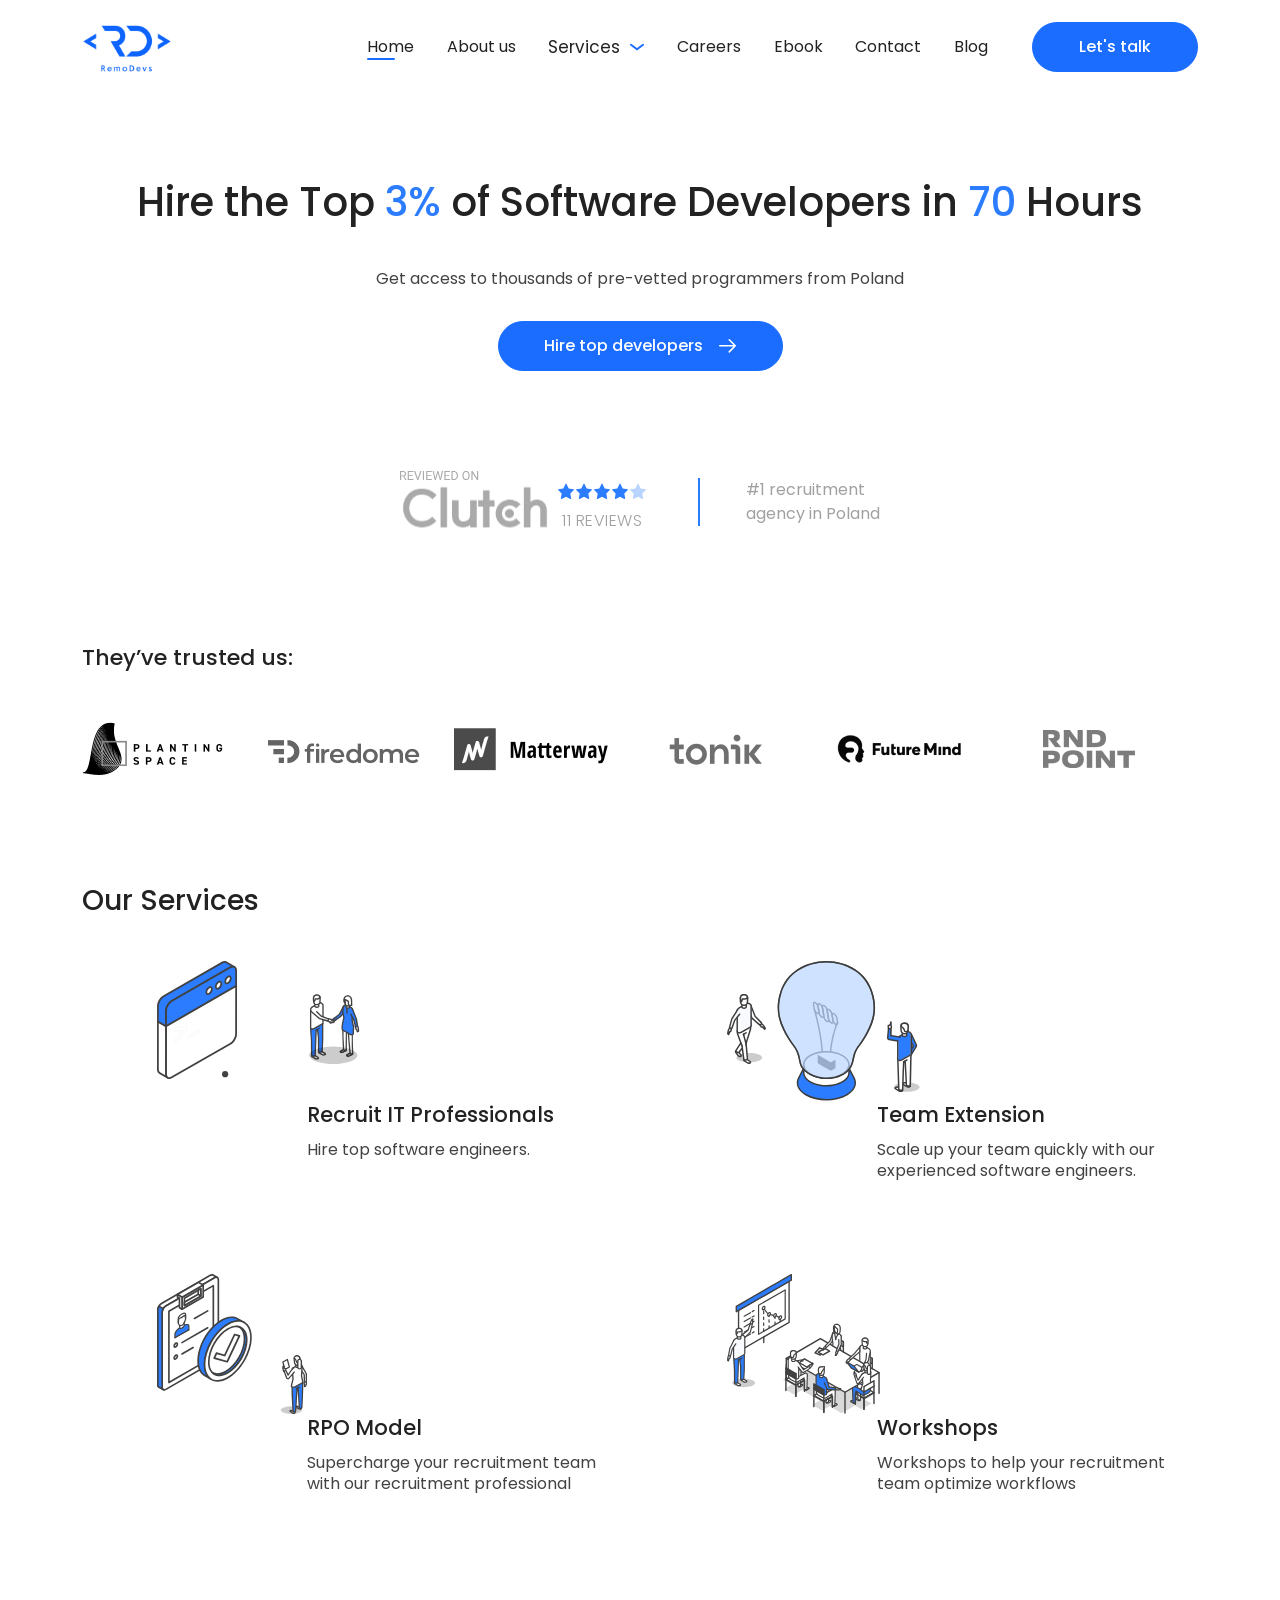
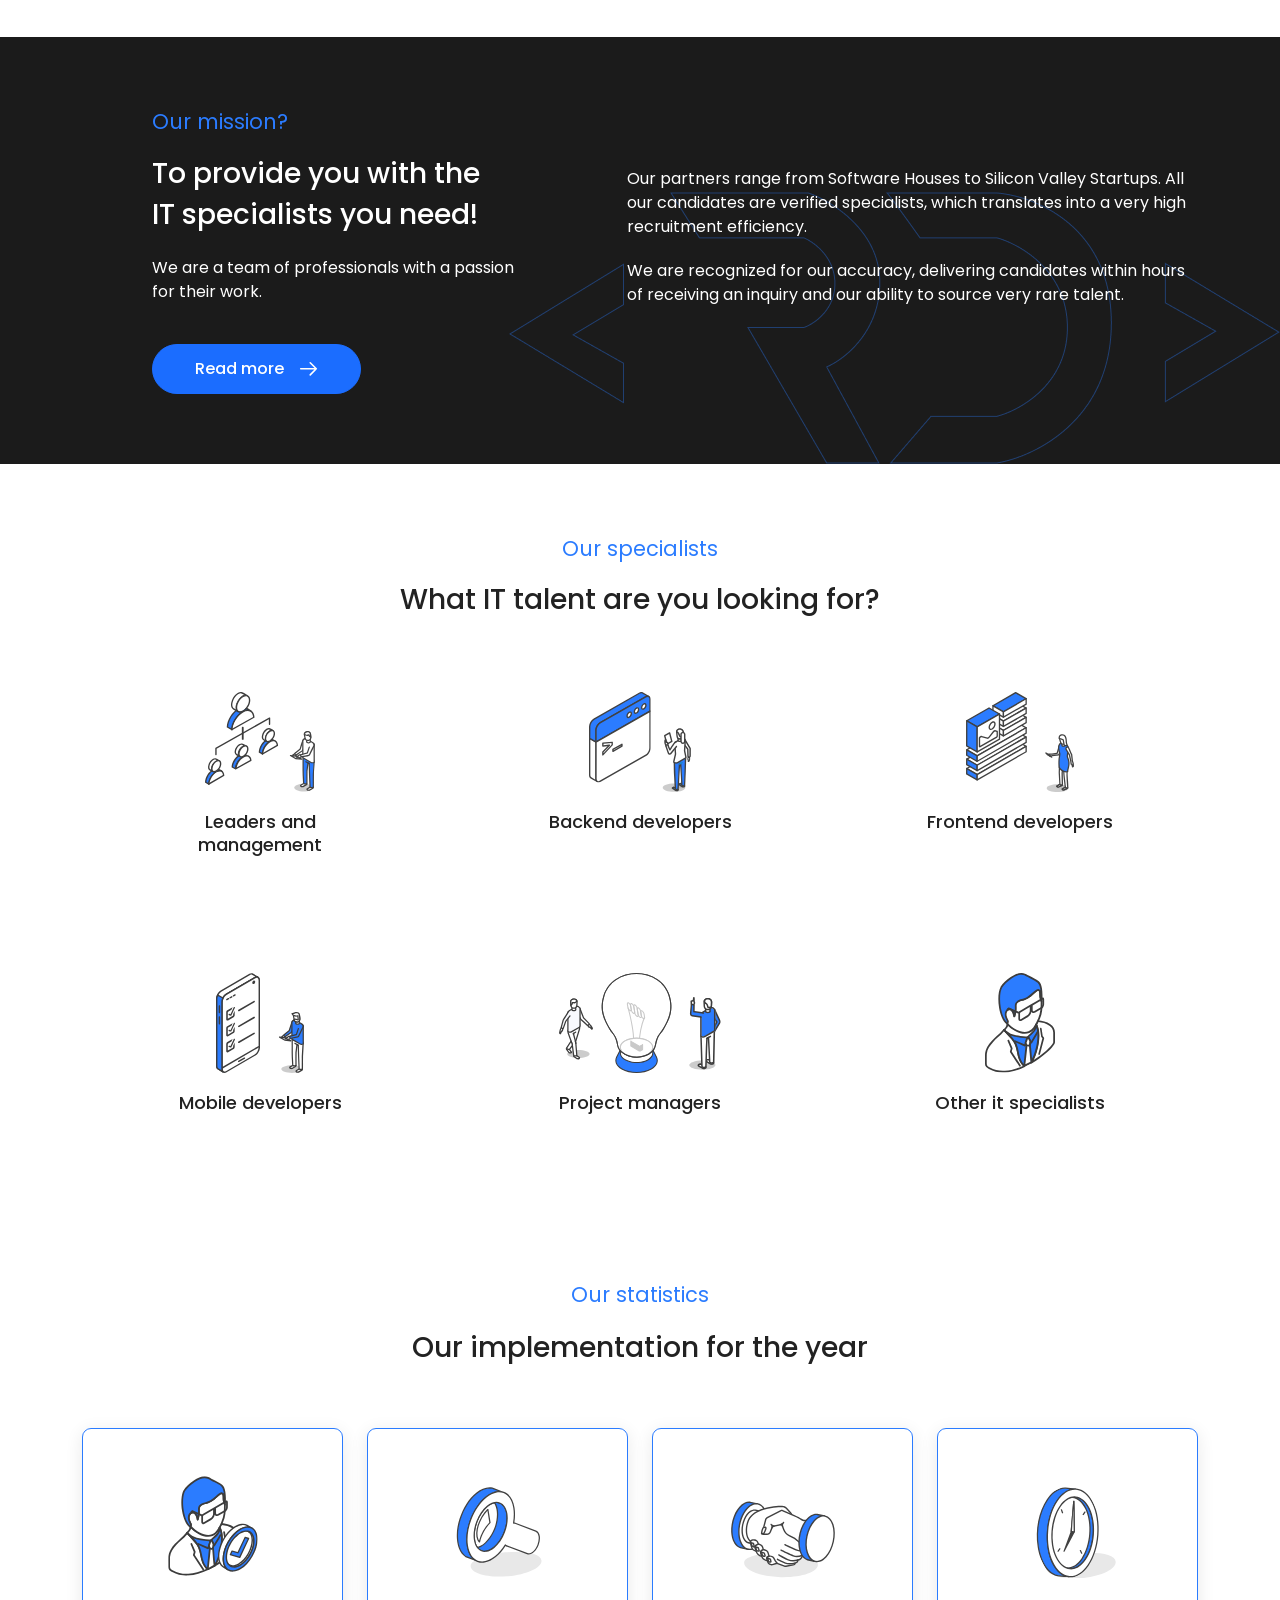
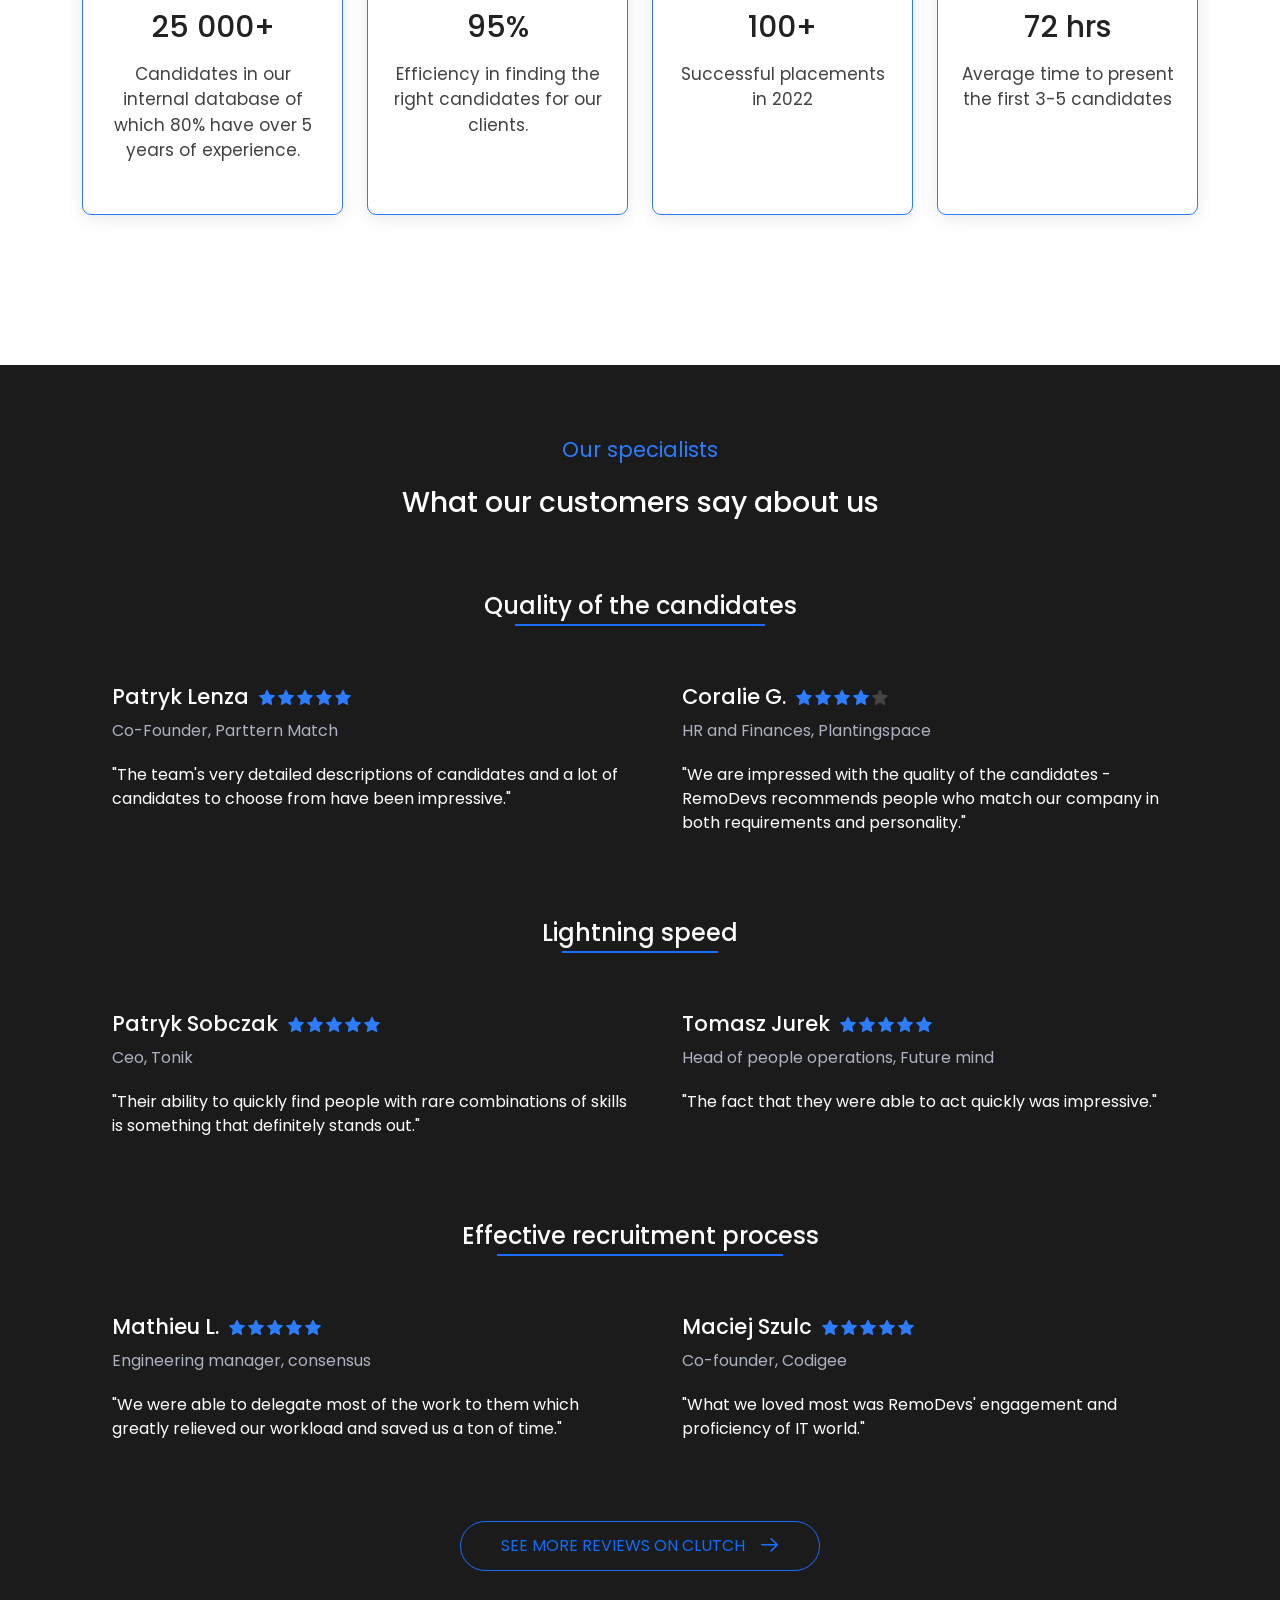
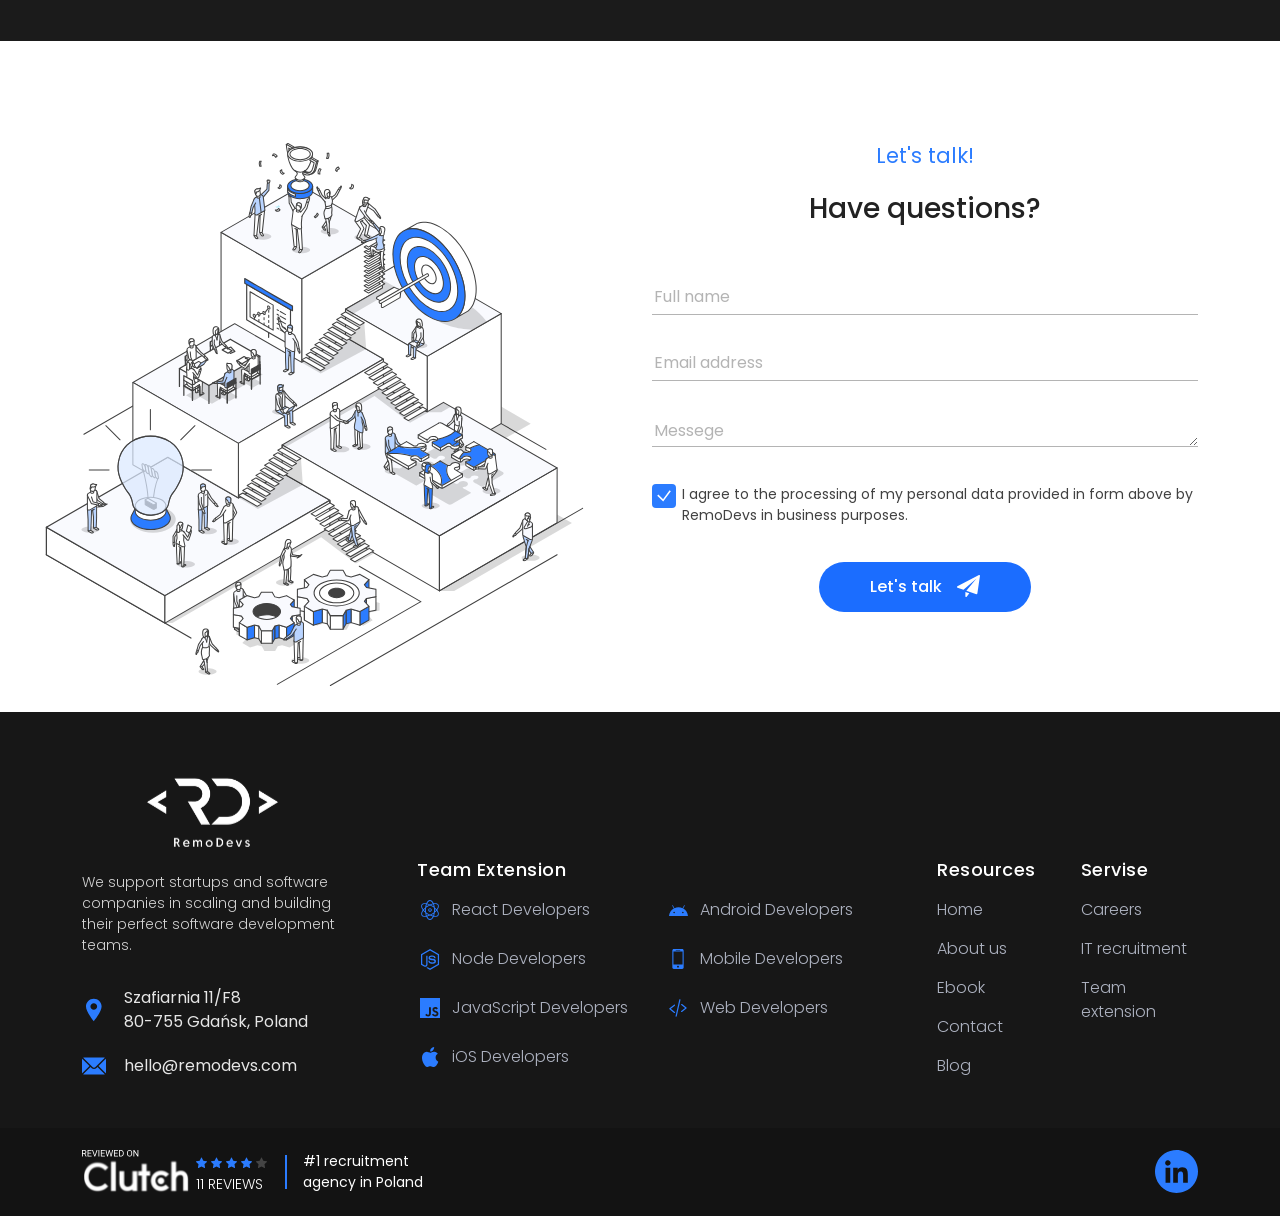
<file: index.html>
<!DOCTYPE html>
<html lang="en">

<head>
    <meta charset="UTF-8">
    <meta http-equiv="X-UA-Compatible" content="IE=edge">
    <meta name="viewport" content="width=device-width, initial-scale=1.0">
    <title>Main</title>
    <link rel="apple-touch-icon-precomposed" href="favicon/favicon.png">
    <link rel="icon" href="favicon/favicon.png">
    <link rel="stylesheet" href="css/lib/bootstrap.min.css">
    <link rel="stylesheet" href="css/lib/slick.css">
    <link rel="stylesheet" href="css/style.css">
</head>

<body>

    <header class="header">
        <div class="container">
            <div class="row align-items-center">
                <div class="col-xl-3 col-lg-2">
                    <a href="index.html" class="header__logo">
                        <img src="img/logo.svg" alt="logo">
                    </a>
                </div>
                <div class="col-xl-7 col-lg-8 mobilemenu-wrapper">
                    <nav class="header__nav">
                        <ul>
                            <li class="active"><a href="#">Home</a></li>
                            <li><a href="#">About us</a></li>
                            <li class="submenu">
                                <a href="#">Services</a>
                                <ul>
                                    <li><a href="#">IT Recruitment</a></li>
                                    <li><a href="#">Team Extension</a></li>
                                </ul>
                            </li>
                            <li><a href="#">Careers</a></li>
                            <li><a href="#">Ebook</a></li>
                            <li><a href="#">Contact</a></li>
                            <li><a href="#">Blog</a></li>
                        </ul>
                        <a href="#" class="header__btn">
                            Let's talk
                        </a>
                    </nav>
                </div>
                <div class="col-xl-2 text-lg-end col-lg-2">
                    <a href="#" class="header__btn">
                        Let's talk
                    </a>
                </div>
            </div>
            <button class="burger">
                <span></span><span></span><span></span>
            </button>
        </div>
    </header>

    <main class="main">
        <section class="welcomesect">
            <div class="container">
                <div class="welcomesect__text">
                    <h1>
                        Hire the Top <span
                        class="txt-rotate"
                        data-period="3000"
                        data-rotate='[ "3%" ]'></span> of Software Developers in <span class="txt-rotate"
                        data-period="4000"
                        data-rotate='[ "70" ]'></span> Hours
                    </h1>
                    <div class="descr">
                        <p>
                            Get access to thousands of pre-vetted programmers from Poland
                        </p>
                    </div>
                    <a class="blue-btn" href="#">Hire top developers<img src="img/btn-arrow.svg" alt="arrow"></a>
                    <a href="#">
                        <div class="clutchbox">
                            <div class="clutchbox__left">
                                <img src="img/clutch.svg" alt="clutch">
                                <div class="ratingbox">
                                    <div class="stars">
                                        <img src="img/star-blue.svg" alt="star">
                                        <img src="img/star-blue.svg" alt="star">
                                        <img src="img/star-blue.svg" alt="star">
                                        <img src="img/star-blue.svg" alt="star">
                                        <img src="img/star-lightblue.svg" alt="star">
                                    </div>
                                    <p>
                                        11 reviews
                                    </p>
                                </div>
                            </div>
                            <div class="clutchbox__right">
                                <p>
                                    #1 recruitment<br> agency in Poland
                                </p>
                            </div>
                        </div>
                    </a>
                </div>
            </div>
            </div>
        </section>

        <section class="trustedus">
            <div class="container">
                <h4>They’ve trusted us:</h4>
                <div class="trusted-slider">
                    <div><a href="#" target="_blank"><img src="img/brand1.png" alt="img"></a></div>
                    <div><a href="#" target="_blank"><img src="img/brand2.png" alt="img"></a></div>
                    <div><a href="#" target="_blank"><img src="img/brand3.png" alt="img"></a></div>
                    <div><a href="#" target="_blank"><img src="img/brand4.png" alt="img"></a></div>
                    <div><a href="#" target="_blank"><img src="img/brand5.png" alt="img"></a></div>
                    <div><a href="#" target="_blank"><img src="img/brand6.png" alt="img"></a></div>
                    <div><a href="#" target="_blank"><img src="img/brand7.png" alt="img"></a></div>
                    <div><a href="#" target="_blank"><img src="img/brand8.png" alt="img"></a></div>
                    <div><a href="#" target="_blank"><img src="img/brand9.png" alt="img"></a></div>
                    <div><a href="#" target="_blank"><img src="img/brand10.png" alt="img"></a></div>
                    <div><a href="#" target="_blank"><img src="img/brand11.png" alt="img"></a></div>
                    <div><a href="#" target="_blank"><img src="img/brand12.png" alt="img"></a></div>
                    <div><a href="#" target="_blank"><img src="img/brand13.png" alt="img"></a></div>
                </div>
            </div>
        </section>

        <section class="outservices">
            <div class="container">
                <h3>Our Services</h3>
                <div class="row">
                    <div class="col-sm-6">
                        <div class="outservices__box">
                            <a href="#">
                                <div class="outservices__img">
                                    <img src="img/service-pic1.svg" alt="img">
                                </div>
                                <div class="descr">
                                    <h6>Recruit IT Professionals</h6>
                                    <p>
                                        Hire top software engineers.
                                    </p>
                                    <div class="text-end">
                                        <img src="img/service-arrow.svg" alt="arrow">
                                    </div>
                                </div>

                            </a>
                        </div>
                    </div>
                    <div class="col-sm-6">
                        <div class="outservices__box">
                            <a href="#">
                                <div class="outservices__img">
                                    <img src="img/service-pic2.svg" alt="img">
                                </div>
                                <div class="descr">
                                    <h6>Team Extension</h6>
                                    <p>
                                        Scale up your team quickly with our experienced software engineers.
                                    </p>
                                    <div class="text-end">
                                        <img src="img/service-arrow.svg" alt="arrow">
                                    </div>
                                </div>

                            </a>
                        </div>
                    </div>
                    <div class="col-sm-6">
                        <div class="outservices__box">
                            <a href="#">
                                <div class="outservices__img">
                                    <img src="img/service-pic3.svg" alt="img">
                                </div>
                                <div class="descr">
                                    <h6>RPO Model</h6>
                                    <p>
                                        Supercharge your recruitment team with our recruitment professional
                                    </p>
                                    <div class="text-end">
                                        <img src="img/service-arrow.svg" alt="arrow">
                                    </div>
                                </div>

                            </a>
                        </div>
                    </div>
                    <div class="col-sm-6">
                        <div class="outservices__box">
                            <a href="#">
                                <div class="outservices__img">
                                    <img src="img/service-pic4.svg" alt="img">
                                </div>
                                <div class="descr">
                                    <h6>Workshops</h6>
                                    <p>
                                        Workshops to help your recruitment team optimize workflows
                                    </p>
                                    <div class="text-end">
                                        <img src="img/service-arrow.svg" alt="arrow">
                                    </div>
                                </div>

                            </a>
                        </div>
                    </div>
                </div>
            </div>
        </section>



        <section class="outmission blacksection">
            <div class="container">
                <div class="row">
                    <div class="col-lg-5">
                        <div class="outmission__leftsect">
                            <p class="subtitle">Our mission?</p>
                            <h3>To provide you with the<br> IT specialists you need!</h3>
                            <div class="descr">
                                <p>
                                    We are a team of professionals with a passion for their work.
                                </p>
                            </div>
                            <a class="blue-btn border-hover" href="#">
                                Read more
                                <svg width="19" height="15" viewBox="0 0 19 15" fill="none"
                                    xmlns="http://www.w3.org/2000/svg">
                                    <path
                                        d="M11.2285 1.72848L17.2782 7.77817M17.2782 7.77817L11.2285 13.8279M17.2782 7.77817H1.72183"
                                        stroke="white" stroke-width="1.6" stroke-linecap="round"
                                        stroke-linejoin="round" />
                                </svg>

                            </a>
                        </div>
                    </div>
                    <div class="col-lg-7">
                        <div class="outmission__rightsect">
                            <p>
                                Our partners range from Software Houses to Silicon Valley Startups.
                                All our candidates are verified specialists, which translates into a very high
                                recruitment efficiency.
                            </p>
                            <p>
                                We are recognized for our accuracy, delivering candidates within hours of receiving an
                                inquiry and our ability to source very rare talent.
                            </p>
                            <a class="blue-btn outmissionbtnmob" href="#">Read more <img src="img/btn-arrow.svg"
                                    alt="arrow"></a>
                        </div>
                    </div>
                </div>
            </div>

            <img class="bg" src="img/logobg.png" alt="bg">
        </section>

        <section class="ourspecialists">
            <div class="container">
                <p class="subtitle text-center">Our specialists</p>
                <h3 class="text-center">What IT talent are you looking for?</h3>
                <div class="row">
                    <div class="col-lg-4 col-md-4 col-6">
                        <a href="#" class="ourspecialists__box">
                            <div class="imgwrap">
                                <img src="img/specialist1.svg" alt="img">
                            </div>
                            <div class="descr">
                                <p>Leaders and management</p>
                                <img src="img/specialists-arrow.svg" alt="arrow">
                            </div>
                        </a>
                    </div>
                    <div class="col-lg-4 col-md-4 col-6">
                        <a href="#" class="ourspecialists__box">
                            <div class="imgwrap">
                                <img src="img/specialist2.svg" alt="img">
                            </div>
                            <div class="descr">
                                <p>Backend developers</p>
                                <img src="img/specialists-arrow.svg" alt="arrow">
                            </div>
                        </a>
                    </div>
                    <div class="col-lg-4 col-md-4 col-6">
                        <a href="#" class="ourspecialists__box">
                            <div class="imgwrap">
                                <img src="img/specialist3.svg" alt="img">
                            </div>
                            <div class="descr">
                                <p>Frontend developers</p>
                                <img src="img/specialists-arrow.svg" alt="arrow">
                            </div>
                        </a>
                    </div>
                    <div class="col-lg-4 col-md-4 col-6">
                        <a href="#" class="ourspecialists__box">
                            <div class="imgwrap">
                                <img src="img/specialist4.svg" alt="img">
                            </div>
                            <div class="descr">
                                <p>Mobile developers</p>
                                <img src="img/specialists-arrow.svg" alt="arrow">
                            </div>
                        </a>
                    </div>
                    <div class="col-lg-4 col-md-4 col-6">
                        <a href="#" class="ourspecialists__box">
                            <div class="imgwrap">
                                <img src="img/specialist5.svg" alt="img">
                            </div>
                            <div class="descr">
                                <p>Project managers</p>
                                <img src="img/specialists-arrow.svg" alt="arrow">
                            </div>
                        </a>
                    </div>
                    <div class="col-lg-4 col-md-4 col-6">
                        <a href="#" class="ourspecialists__box">
                            <div class="imgwrap">
                                <img src="img/specialist6.svg" alt="img">
                            </div>
                            <div class="descr">
                                <p>Other it specialists</p>
                                <img src="img/specialists-arrow.svg" alt="arrow">
                            </div>
                        </a>
                    </div>
                </div>
            </div>
        </section>

        <section class="ourstatistics">
            <div class="container">
                <p class="subtitle text-center">Our statistics</p>
                <h3 class="text-center">Our implementation for the year</h3>
                <div class="row justify-content-center">
                    <div class="col-xl-3 col-lg-4 col-md-6">
                        <a href="#" class="ourstatistics__box">
                            <div class="imgwrap">
                                <img src="img/new/statistics1.svg" alt="img">
                            </div>
                            <div class="descr">
                                <h3>
                                    25 000+
                                </h3>
                                <p>
                                    Candidates in our internal database of which 80% have
                                    over 5 years of experience.
                                </p>
                            </div>
                        </a>
                    </div>

                    <div class="col-xl-3 col-lg-4 col-md-6">
                        <a href="#" class="ourstatistics__box">
                            <div class="imgwrap">
                                <img src="img/new/statistics2.svg" alt="img">
                            </div>
                            <div class="descr">
                                <h3>
                                    95%
                                </h3>
                                <p>
                                    Efficiency in finding the right candidates for our clients.
                                </p>
                            </div>
                        </a>
                    </div>

                    <div class="col-xl-3 col-lg-4 col-md-6">
                        <a href="#" class="ourstatistics__box">
                            <div class="imgwrap">
                                <img src="img/new/statistics3.svg" alt="img">
                            </div>
                            <div class="descr">
                                <h3>
                                    100+
                                </h3>
                                <p>
                                    Successful placements in 2022
                                </p>
                            </div>
                        </a>
                    </div>

                    <div class="col-xl-3 col-lg-4 col-md-6">
                        <a href="#" class="ourstatistics__box">
                            <div class="imgwrap">
                                <img src="img/new/statistics4.svg" alt="img">
                            </div>
                            <div class="descr">
                                <h3>
                                    72 hrs
                                </h3>
                                <p>
                                    Average time to present the first 3-5 candidates
                                </p>
                            </div>
                        </a>
                    </div>
                </div>
            </div>
        </section>

        <section class="testimonials blacksection">
            <div class="container">
                <p class="subtitle text-center">Our specialists</p>
                <h3 class="text-center">What our customers say about us</h3>
                <div class="testimonials__box">
                    <h4 class="text-center"><span>Quality of the candidates</span></h4>
                    <div class="row">
                        <div class="col-md-6">
                            <div class="testimonial__box">
                                <div class="testimonial__boxtitle">
                                    <p class="title">
                                        Patryk Lenza
                                    </p>
                                    <div class="stars">
                                        <img src="img/star-blue.svg" alt="star">
                                        <img src="img/star-blue.svg" alt="star">
                                        <img src="img/star-blue.svg" alt="star">
                                        <img src="img/star-blue.svg" alt="star">
                                        <img src="img/star-blue.svg" alt="star">
                                    </div>
                                </div>
                                <p class="proff">Co-Founder, Parttern Match</p>
                                <div class="descr">
                                    <p>
                                        "The team's very detailed descriptions of candidates and a lot of candidates to
                                        choose from have been impressive."
                                    </p>
                                </div>
                            </div>
                        </div>
                        <div class="col-md-6">
                            <div class="testimonial__box">
                                <div class="testimonial__boxtitle">
                                    <p class="title">
                                        Coralie G.
                                    </p>
                                    <div class="stars">
                                        <img src="img/star-blue.svg" alt="star">
                                        <img src="img/star-blue.svg" alt="star">
                                        <img src="img/star-blue.svg" alt="star">
                                        <img src="img/star-blue.svg" alt="star">
                                        <img src="img/star-darkgrey.svg" alt="star">
                                    </div>
                                </div>
                                <p class="proff">HR and Finances, Plantingspace</p>
                                <div class="descr">
                                    <p>
                                        "We are impressed with the quality of the
                                        candidates - RemoDevs recommends people who match our company in both
                                        requirements and personality."
                                    </p>
                                </div>
                            </div>
                        </div>
                    </div>
                </div>
                <div class="testimonials__box">
                    <h4 class="text-center"><span>Lightning speed</span></h4>
                    <div class="row">
                        <div class="col-md-6">
                            <div class="testimonial__box">
                                <div class="testimonial__boxtitle">
                                    <p class="title">
                                        Patryk Sobczak
                                    </p>
                                    <div class="stars">
                                        <img src="img/star-blue.svg" alt="star">
                                        <img src="img/star-blue.svg" alt="star">
                                        <img src="img/star-blue.svg" alt="star">
                                        <img src="img/star-blue.svg" alt="star">
                                        <img src="img/star-blue.svg" alt="star">
                                    </div>
                                </div>
                                <p class="proff">Ceo, Tonik</p>
                                <div class="descr">
                                    <p>
                                        "Their ability to quickly find people with rare combinations of skills is
                                        something that definitely stands out."
                                    </p>
                                </div>
                            </div>
                        </div>
                        <div class="col-md-6">
                            <div class="testimonial__box">
                                <div class="testimonial__boxtitle">
                                    <p class="title">
                                        Tomasz Jurek
                                    </p>
                                    <div class="stars">
                                        <img src="img/star-blue.svg" alt="star">
                                        <img src="img/star-blue.svg" alt="star">
                                        <img src="img/star-blue.svg" alt="star">
                                        <img src="img/star-blue.svg" alt="star">
                                        <img src="img/star-blue.svg" alt="star">
                                    </div>
                                </div>
                                <p class="proff">Head of people operations, Future mind</p>
                                <div class="descr">
                                    <p>
                                        "The fact that they were able to act quickly was impressive."
                                    </p>
                                </div>
                            </div>
                        </div>
                    </div>
                </div>
                <div class="testimonials__box">
                    <h4 class="text-center"><span>Effective recruitment process</span></h4>
                    <div class="row">
                        <div class="col-md-6">
                            <div class="testimonial__box">
                                <div class="testimonial__boxtitle">
                                    <p class="title">
                                        Mathieu L.
                                    </p>
                                    <div class="stars">
                                        <img src="img/star-blue.svg" alt="star">
                                        <img src="img/star-blue.svg" alt="star">
                                        <img src="img/star-blue.svg" alt="star">
                                        <img src="img/star-blue.svg" alt="star">
                                        <img src="img/star-blue.svg" alt="star">
                                    </div>
                                </div>
                                <p class="proff">Engineering manager, consensus</p>
                                <div class="descr">
                                    <p>
                                        "We were able to delegate most of the work to them which greatly relieved our
                                        workload and saved us a ton of time."
                                    </p>
                                </div>
                            </div>
                        </div>
                        <div class="col-md-6">
                            <div class="testimonial__box">
                                <div class="testimonial__boxtitle">
                                    <p class="title">
                                        Maciej Szulc
                                    </p>
                                    <div class="stars">
                                        <img src="img/star-blue.svg" alt="star">
                                        <img src="img/star-blue.svg" alt="star">
                                        <img src="img/star-blue.svg" alt="star">
                                        <img src="img/star-blue.svg" alt="star">
                                        <img src="img/star-blue.svg" alt="star">
                                    </div>
                                </div>
                                <p class="proff">Co-founder, Codigee</p>
                                <div class="descr">
                                    <p>
                                        "What we loved most was RemoDevs' engagement and proficiency of IT world."
                                    </p>
                                </div>
                            </div>
                        </div>
                    </div>
                </div>
                <div class="testimonialsbtn text-center">
                    <a href="#" class="border-hover">
                        SEE MORE REVIEWS ON CLUTCH
                        <svg width="19" height="15" viewBox="0 0 19 15" fill="none" xmlns="http://www.w3.org/2000/svg">
                            <path
                                d="M11.2285 1.72848L17.2782 7.77817M17.2782 7.77817L11.2285 13.8279M17.2782 7.77817H1.72183"
                                stroke="#1B6DFF" stroke-width="1.6" stroke-linecap="round" stroke-linejoin="round" />
                        </svg>
                    </a>
                </div>
            </div>
        </section>

        <section class="formsection">
            <div class="container">
                <div class="row">
                    <div class="col-lg-6">
                        <div class="formsection__leftpic">
                            <img src="img/illustration2.svg" alt="img">
                        </div>
                    </div>
                    <div class="col-lg-6">
                        <div class="formsection__form">
                            <p class="subtitle text-center">Let's talk!</p>
                            <h3 class="text-center">Have questions?</h3>
                            <form action="#">
                                <div class="inputfield">
                                    <input type="text" placeholder="Full name">
                                </div>
                                <div class="inputfield">
                                    <input type="email" placeholder="Email address">
                                </div>
                                <!-- <div class="inputfield">
                                    <input type="text" placeholder="Company">
                                </div> -->
                                <div class="inputfield">
                                    <textarea placeholder="Messege"></textarea>
                                </div>
                                <div class="checkfield">
                                    <label for="check1">
                                        <input type="checkbox" id="check1" checked="">
                                        <span>
                                            I agree to the processing of my personal data provided in form above by
                                            RemoDevs
                                            in business purposes.
                                        </span>
                                    </label>
                                </div>
                                <div class="text-center">
                                    <button type="submit" class="formbtn blue-btn">
                                        Let's talk
                                        <img src="img/paper-plane.svg" alt="img">
                                    </button>
                                </div>
                            </form>
                        </div>
                    </div>
                </div>
            </div>
        </section>


    </main>

    <footer class="footer">
        <div class="footer__topsect">
            <div class="container">
                <div class="row">
                    <div class="col-lg-3">
                        <div class="footer__leftinfo">
                            <div class="footer__logo">
                                <a href="index.html"><img src="img/logo-footer.svg" alt="logo"></a>
                            </div>
                            <div class="descr">
                                <p>
                                    We support startups and software companies in scaling and building their perfect
                                    software development teams.
                                </p>
                            </div>
                            <ul>
                                <li class="address">
                                    <a href="#">
                                        Szafiarnia 11/F8<br>
                                        80-755 Gdańsk, Poland
                                    </a>
                                </li>
                                <li class="mail"><a href="#">hello@remodevs.com</a></li>
                            </ul>
                        </div>
                    </div>
                    <div class="col-lg-6">
                        <div class="footer__centernav">
                            <p class="title">Team Extension</p>
                            <ul>
                                <li class="icreact"><a href="#">React Developers</a></li>
                                <li class="icandroid"><a href="#">Android Developers</a></li>
                                <li class="icnode"><a href="#">Node Developers</a></li>
                                <li class="icmob"><a href="#">Mobile Developers</a></li>
                                <li class="icjs"><a href="#">JavaScript Developers</a></li>
                                <li class="icweb"><a href="#">Web Developers</a></li>
                                <li class="icios"><a href="#">iOS Developers</a></li>
                            </ul>
                        </div>
                    </div>
                    <div class="col-lg-3">
                        <div class="footer__rightnav">
                            <div class="listbox">
                                <p class="title">Resources</p>
                                <ul>
                                    <li><a href="#">Home</a></li>
                                    <li><a href="#">About us</a></li>
                                    <li><a href="#">Ebook</a></li>
                                    <li><a href="#">Contact</a></li>
                                    <li><a href="#">Blog</a></li>
                                </ul>
                            </div>
                            <div class="listbox">
                                <p class="title">Servise</p>
                                <ul>
                                    <li><a href="#">Careers</a></li>
                                    <li><a href="#">IT recruitment </a></li>
                                    <li><a href="#">Team extension</a></li>
                                </ul>
                            </div>
                        </div>
                    </div>
                </div>
            </div>
        </div>
        <div class="footer__bottsect">
            <div class="container">
                <div class="row">
                    <div class="col-lg-6 col-md-8">
                        <a href="#">
                            <div class="clutchbox">
                                <div class="clutchbox__left">
                                    <img src="img/clutch-footer.svg" alt="clutch">
                                    <div class="ratingbox">
                                        <div class="stars">
                                            <img src="img/star-blue.svg" alt="star">
                                            <img src="img/star-blue.svg" alt="star">
                                            <img src="img/star-blue.svg" alt="star">
                                            <img src="img/star-blue.svg" alt="star">
                                            <img src="img/star-darkgrey.svg" alt="star">
                                        </div>
                                        <p>
                                            11 reviews
                                        </p>
                                    </div>
                                </div>
                                <div class="clutchbox__right">
                                    <p>
                                        #1 recruitment<br> agency in Poland
                                    </p>
                                </div>
                            </div>
                        </a>
                    </div>
                    <div class="col-lg-6 col-md-4">
                        <div class="text-md-end text-center">
                            <a href="#" target="_blank" class="footln">
                                <svg width="43" height="43" viewBox="0 0 43 43" fill="none"
                                    xmlns="http://www.w3.org/2000/svg">
                                    <g clip-path="url(#clip0_280_4786)">
                                        <path
                                            d="M21.5 0C17.2477 0 13.0909 1.26095 9.55525 3.6234C6.01959 5.98585 3.26388 9.3437 1.6366 13.2723C0.00931556 17.2009 -0.416456 21.5239 0.413126 25.6944C1.24271 29.865 3.29039 33.696 6.29722 36.7028C9.30405 39.7096 13.135 41.7573 17.3056 42.5869C21.4762 43.4165 25.7991 42.9907 29.7277 41.3634C33.6563 39.7361 37.0142 36.9804 39.3766 33.4448C41.7391 29.9091 43 25.7523 43 21.5C43 15.7978 40.7348 10.3292 36.7028 6.2972C32.6708 2.26517 27.2022 0 21.5 0V0ZM15.248 32.8158H10.5576V17.7064H15.248V32.8158ZM12.9 15.6441C12.3602 15.6463 11.8319 15.4885 11.3818 15.1905C10.9316 14.8925 10.58 14.4678 10.3712 13.9699C10.1625 13.4721 10.106 12.9236 10.2089 12.3937C10.3118 11.8638 10.5695 11.3763 10.9494 10.9928C11.3293 10.6094 11.8144 10.3471 12.3433 10.2393C12.8722 10.1314 13.4213 10.1828 13.921 10.3869C14.4207 10.591 14.8487 10.9387 15.1509 11.386C15.4531 11.8333 15.6158 12.3602 15.6186 12.9C15.6201 13.6238 15.335 14.3188 14.8256 14.833C14.3161 15.3473 13.6238 15.6388 12.9 15.6441ZM32.8158 32.8158H28.1282V25.4605C28.1282 23.7066 28.0943 21.4576 25.6897 21.4576C23.2851 21.4576 22.8607 23.3643 22.8607 25.3332V32.8158H18.1901V17.7064H22.691V19.7659H22.7561C23.3813 18.5777 24.9117 17.3245 27.1947 17.3245C31.9417 17.3245 32.8158 20.4533 32.8158 24.5157V32.8158Z"
                                            fill="#2B7CFF" />
                                    </g>
                                    <defs>
                                        <clipPath id="clip0_280_4786">
                                            <rect width="43" height="43" fill="white" />
                                        </clipPath>
                                    </defs>
                                </svg>
                            </a>
                        </div>
                    </div>
                </div>
            </div>
        </div>
    </footer>



    <script src="js/lib/jquery.js"></script>
    <script src="js/lib/slick.min.js"></script>
    <script src="js/common.js"></script>
</body>

</html>
</file>
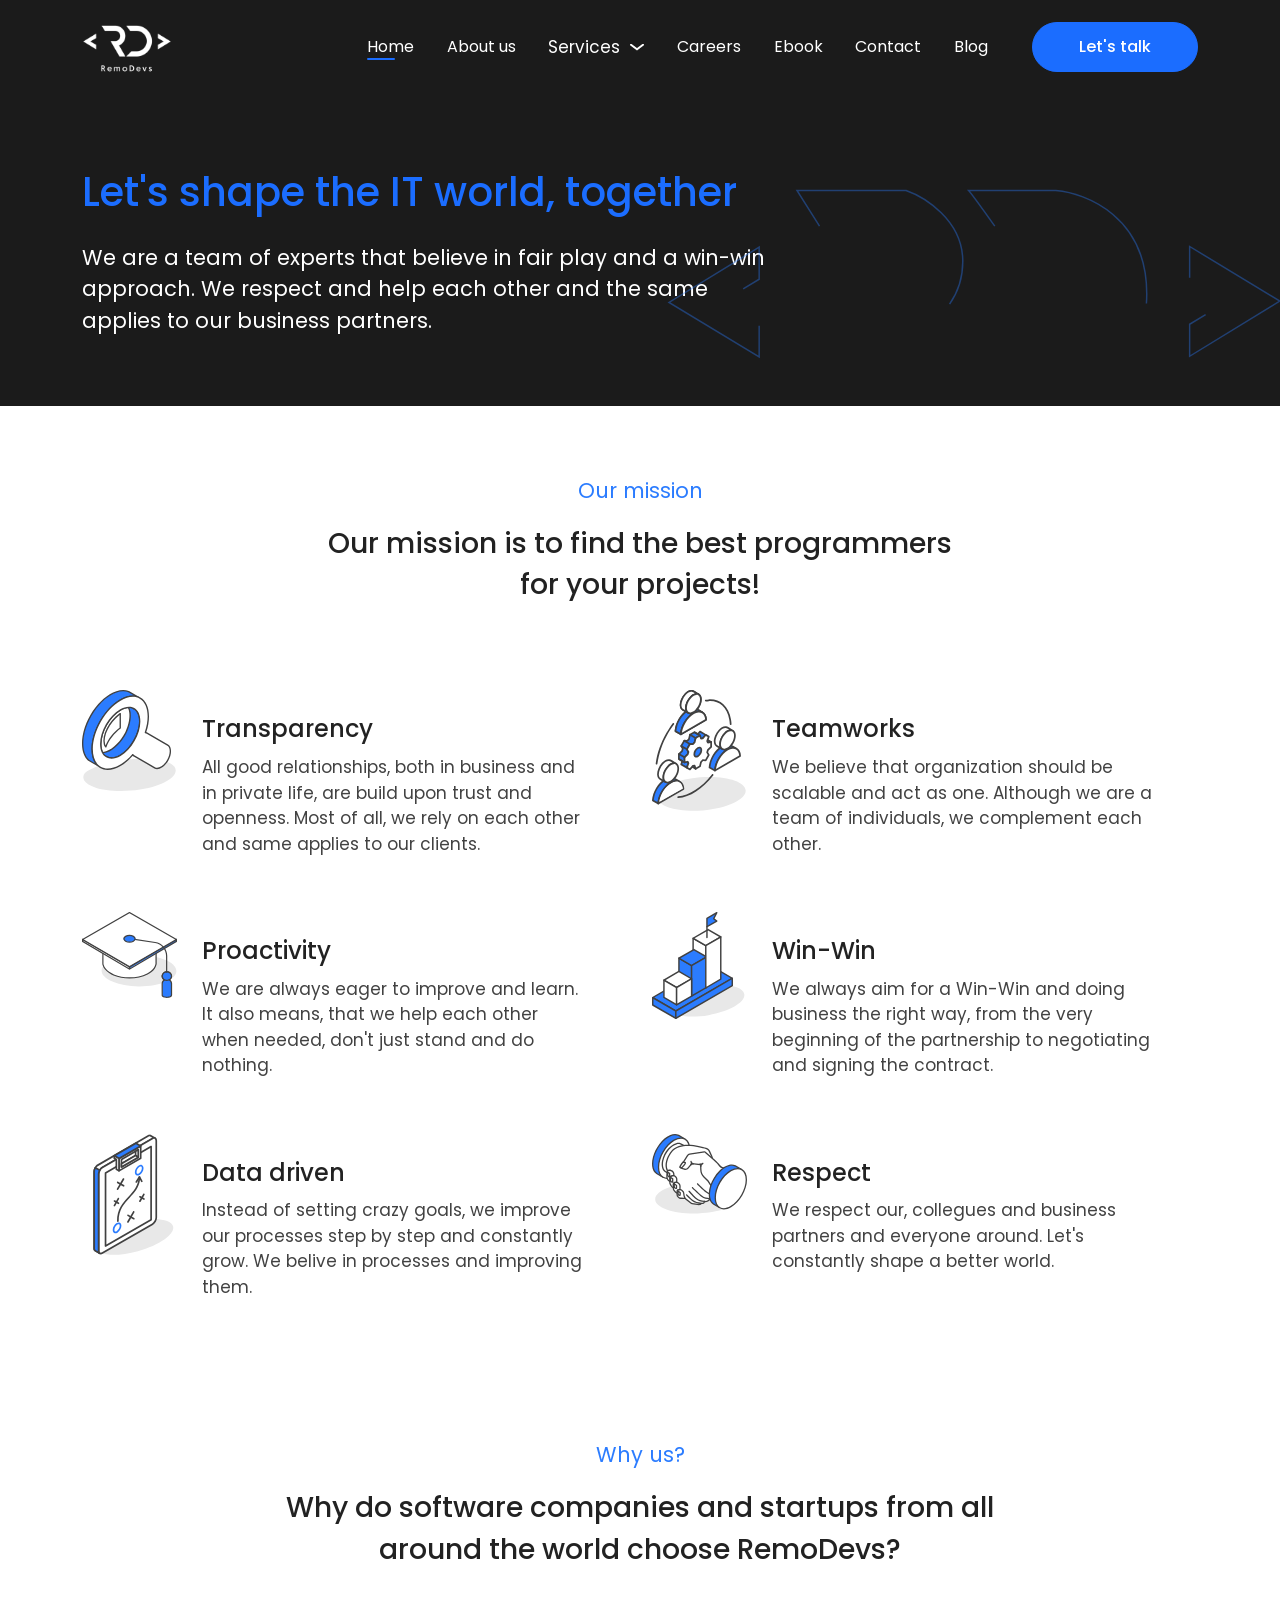
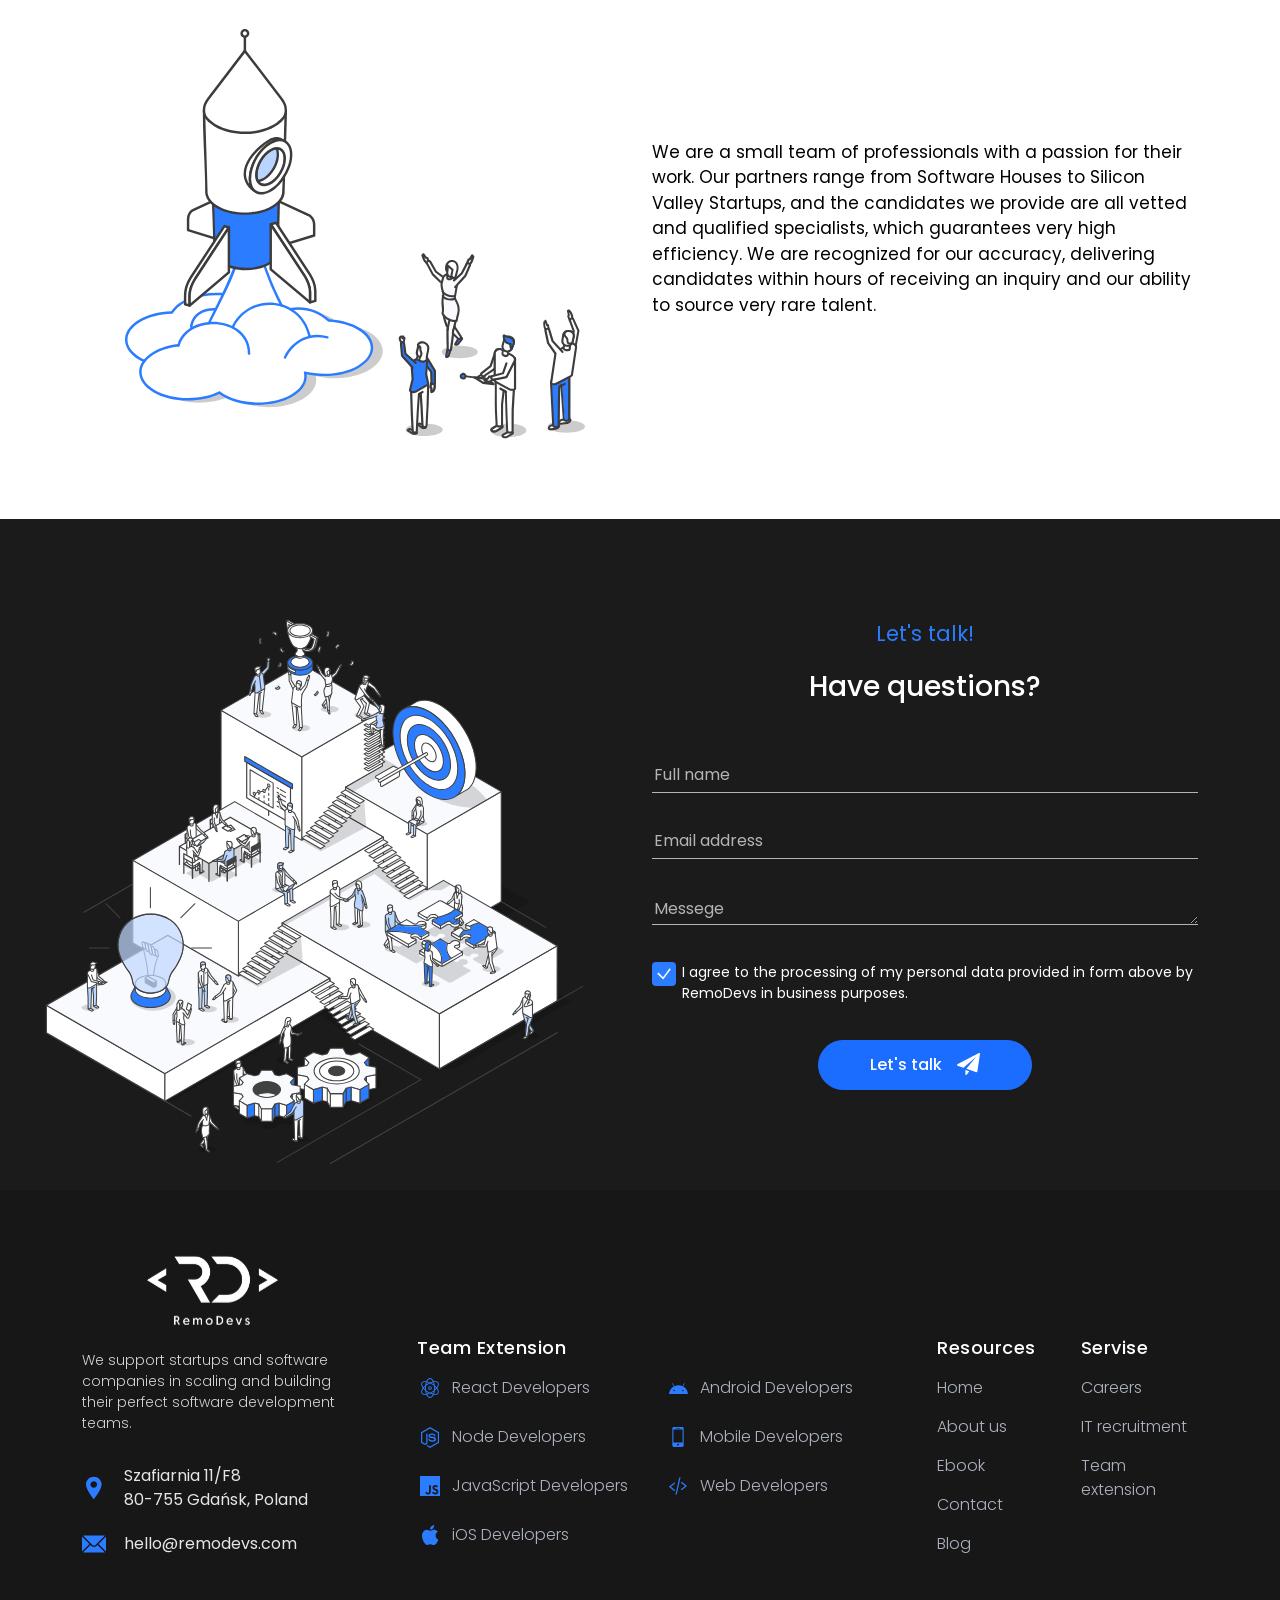
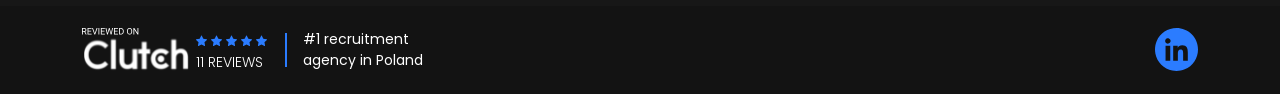
<file: about.html>
<!DOCTYPE html>
<html lang="en">

<head>
    <meta charset="UTF-8">
    <meta http-equiv="X-UA-Compatible" content="IE=edge">
    <meta name="viewport" content="width=device-width, initial-scale=1.0">
    <title>About</title>
    <link rel="apple-touch-icon-precomposed" href="favicon/favicon.png">
    <link rel="icon" href="favicon/favicon.png">
    <link rel="stylesheet" href="css/lib/bootstrap.min.css">
    <link rel="stylesheet" href="css/lib/slick.css">
    <link rel="stylesheet" href="css/style.css">
</head>

<body>

    <header class="header header_back">
        <div class="container">
            <div class="row align-items-center">
                <div class="col-xl-3 col-lg-2">
                    <a href="index.html" class="header__logo">
                        <img src="img/logo-white.svg" alt="logo">
                    </a>
                </div>
                <div class="col-xl-7 col-lg-8 mobilemenu-wrapper">
                    <nav class="header__nav">
                        <ul>
                            <li class="active"><a href="#">Home</a></li>
                            <li><a href="#">About us</a></li>
                            <li class="submenu">
                                <a href="#">Services</a>
                                <ul>
                                    <li><a href="#">IT Recruitment</a></li>
                                    <li><a href="#">Team Extension</a></li>
                                </ul>
                            </li>
                            <li><a href="#">Careers</a></li>
                            <li><a href="#">Ebook</a></li>
                            <li><a href="#">Contact</a></li>
                            <li><a href="#">Blog</a></li>
                        </ul>
                        <a href="#" class="header__btn">
                            Let's talk
                        </a>
                    </nav>
                </div>
                <div class="col-xl-2 text-lg-end col-lg-2">
                    <a href="#" class="header__btn">
                        Let's talk
                    </a>
                </div>
            </div>
            <button class="burger">
                <span></span><span></span><span></span>
            </button>
        </div>
    </header>

    <main class="main">
        <section class="welcscreen-black">
            <div class="container">
                <h1>Let's shape the IT world, together</h1>
                <div class="descr">
                    <p>
                        We are a team of experts that believe in fair play and a win-win approach. We respect and help
                        each other and the same applies to our business partners.
                    </p>
                </div>
            </div>
            <img class="absbg" src="img/bglogo2.svg" alt="bg">
        </section>

        <section class="abusmission">
            <div class="container">
                <p class="subtitle text-center">Our mission</p>
                <h3 class="text-center">Our mission is to find the best programmers<br> for your projects!</h3>
                <div class="row">
                    <div class="col-lg-6">
                        <div class="abusmission__box">
                            <div class="abusmission__box-img">
                                <img src="img/abourmiss1.svg" alt="img">
                            </div>
                            <div class="abusmission__box-descr">
                                <h6>Transparency</h6>
                                <p>
                                    All good relationships, both in business and in private life, are build upon trust
                                    and openness. Most of all, we rely on each other and same applies to our clients.
                                </p>
                            </div>
                        </div>
                    </div>
                    <div class="col-lg-6">
                        <div class="abusmission__box">
                            <div class="abusmission__box-img">
                                <img src="img/abourmiss2.svg" alt="img">
                            </div>
                            <div class="abusmission__box-descr">
                                <h6>Teamworks</h6>
                                <p>
                                    We believe that organization should be scalable and act as one.
                                    Although we are a team of individuals, we complement each other.
                                </p>
                            </div>
                        </div>
                    </div>
                    <div class="col-lg-6">
                        <div class="abusmission__box">
                            <div class="abusmission__box-img">
                                <img src="img/abourmiss3.svg" alt="img">
                            </div>
                            <div class="abusmission__box-descr">
                                <h6>Proactivity</h6>
                                <p>
                                    We are always eager to improve and learn. It also means, that we help each other
                                    when needed, don't just stand and do nothing.
                                </p>
                            </div>
                        </div>
                    </div>
                    <div class="col-lg-6">
                        <div class="abusmission__box">
                            <div class="abusmission__box-img">
                                <img src="img/abourmiss4.svg" alt="img">
                            </div>
                            <div class="abusmission__box-descr">
                                <h6>Win-Win</h6>
                                <p>
                                    We always aim for a Win-Win and doing business the right way, from the very
                                    beginning of the partnership to negotiating and signing the contract.
                                </p>
                            </div>
                        </div>
                    </div>
                    <div class="col-lg-6">
                        <div class="abusmission__box">
                            <div class="abusmission__box-img">
                                <img src="img/abourmiss5.svg" alt="img">
                            </div>
                            <div class="abusmission__box-descr">
                                <h6>Data driven</h6>
                                <p>
                                    Instead of setting crazy goals, we improve our processes step by step and constantly
                                    grow. We belive in processes and improving them.
                                </p>
                            </div>
                        </div>
                    </div>
                    <div class="col-lg-6">
                        <div class="abusmission__box">
                            <div class="abusmission__box-img">
                                <img src="img/abourmiss6.svg" alt="img">
                            </div>
                            <div class="abusmission__box-descr">
                                <h6>Respect</h6>
                                <p>
                                    We respect our, collegues and business partners and everyone around. Let's
                                    constantly shape a better world.
                                </p>
                            </div>
                        </div>
                    </div>
                </div>
            </div>
        </section>

        <section class="whyus">
            <div class="container">
                <p class="subtitle text-center">Why us?</p>
                <h3 class="text-center">Why do software companies and startups from all<br> around the world choose
                    RemoDevs?</h3>
                <div class="row align-items-center">
                    <div class="col-md-6">
                        <div class="picwrapp">
                            <img src="img/illustration3.svg" alt="img">
                        </div>
                    </div>
                    <div class="col-md-6">
                        <div class="textwrapp">
                            <p>
                                We are a small team of professionals with a passion for their work.
                                Our partners range from Software Houses to Silicon Valley Startups, and the candidates
                                we
                                provide are all vetted and qualified specialists, which guarantees very high efficiency.
                                We are recognized for our accuracy, delivering candidates within hours of receiving an
                                inquiry and our ability to source very rare talent.
                            </p>
                        </div>
                    </div>
                </div>
            </div>
        </section>

        <section class="formsection black">
            <div class="container">
                <div class="row">
                    <div class="col-lg-6">
                        <div class="formsection__leftpic">
                            <img src="img/illustration2.svg" alt="img">
                        </div>
                    </div>
                    <div class="col-lg-6">
                        <div class="formsection__form">
                            <p class="subtitle text-center">Let's talk!</p>
                            <h3 class="text-center">Have questions?</h3>
                            <form action="#">
                                <div class="inputfield">
                                    <input type="text" placeholder="Full name">
                                </div>
                                <div class="inputfield">
                                    <input type="email" placeholder="Email address">
                                </div>
                                <!-- <div class="inputfield">
                                    <input type="text" placeholder="Company">
                                </div> -->
                                <div class="inputfield">
                                    <textarea placeholder="Messege"></textarea>
                                </div>
                                <div class="checkfield">
                                    <label for="check1">
                                        <input type="checkbox" id="check1" checked>
                                        <span>
                                            I agree to the processing of my personal data provided in form above by
                                            RemoDevs
                                            in business purposes.
                                        </span>
                                    </label>
                                </div>
                                <div class="text-center">
                                    <button type="submit" class="formbtn blue-btn">
                                        Let's talk
                                        <!-- <img src="img/paper-plane.svg" alt="img"> -->
                                        <svg width="23" height="23" viewBox="0 0 23 23" fill="none"
                                            xmlns="http://www.w3.org/2000/svg">
                                            <g clip-path="url(#clip0_280_4722)">
                                                <path
                                                    d="M8.3855 16.8779V21.3227C8.3855 21.6332 8.58483 21.9082 8.88 22.006C8.95379 22.0299 9.0295 22.0414 9.10425 22.0414C9.3285 22.0414 9.54508 21.936 9.68308 21.7482L12.283 18.21L8.3855 16.8779Z"
                                                    fill="white" />
                                                <path
                                                    d="M22.6982 0.133293C22.4778 -0.0229151 22.1883 -0.0439984 21.9488 0.0815433L0.386251 11.342C0.131334 11.4752 -0.019124 11.7473 0.00195929 12.0339C0.024001 12.3214 0.214709 12.5667 0.485918 12.6597L6.48029 14.7086L19.2463 3.79317L9.36775 15.6947L19.414 19.1284C19.4887 19.1533 19.5673 19.1668 19.6459 19.1668C19.7762 19.1668 19.9056 19.1313 20.0196 19.0623C20.2017 18.9511 20.3253 18.7643 20.357 18.5544L22.9924 0.82521C23.0317 0.556877 22.9186 0.29046 22.6982 0.133293Z"
                                                    fill="white" />
                                            </g>
                                            <defs>
                                                <clipPath id="clip0_280_4722">
                                                    <rect width="23" height="23" fill="white" />
                                                </clipPath>
                                            </defs>
                                        </svg>

                                    </button>
                                </div>
                            </form>
                        </div>
                    </div>
                </div>
            </div>
        </section>





    </main>

    <footer class="footer">
        <div class="footer__topsect">
            <div class="container">
                <div class="row">
                    <div class="col-lg-3">
                        <div class="footer__leftinfo">
                            <div class="footer__logo">
                                <a href="index.html"><img src="img/logo-footer.svg" alt="logo"></a>
                            </div>
                            <div class="descr">
                                <p>
                                    We support startups and software companies in scaling and building their perfect
                                    software development teams.
                                </p>
                            </div>
                            <ul>
                                <li class="address">
                                    <a href="#">
                                        Szafiarnia 11/F8<br>
                                        80-755 Gdańsk, Poland
                                    </a>
                                </li>
                                <li class="mail"><a href="#">hello@remodevs.com</a></li>
                            </ul>
                        </div>
                    </div>
                    <div class="col-lg-6">
                        <div class="footer__centernav">
                            <p class="title">Team Extension</p>
                            <ul>
                                <li class="icreact"><a href="#">React Developers</a></li>
                                <li class="icandroid"><a href="#">Android Developers</a></li>
                                <li class="icnode"><a href="#">Node Developers</a></li>
                                <li class="icmob"><a href="#">Mobile Developers</a></li>
                                <li class="icjs"><a href="#">JavaScript Developers</a></li>
                                <li class="icweb"><a href="#">Web Developers</a></li>
                                <li class="icios"><a href="#">iOS Developers</a></li>
                            </ul>
                        </div>
                    </div>
                    <div class="col-lg-3">
                        <div class="footer__rightnav">
                            <div class="listbox">
                                <p class="title">Resources</p>
                                <ul>
                                    <li><a href="#">Home</a></li>
                                    <li><a href="#">About us</a></li>
                                    <li><a href="#">Ebook</a></li>
                                    <li><a href="#">Contact</a></li>
                                    <li><a href="#">Blog</a></li>
                                </ul>
                            </div>
                            <div class="listbox">
                                <p class="title">Servise</p>
                                <ul>
                                    <li><a href="#">Careers</a></li>
                                    <li><a href="#">IT recruitment </a></li>
                                    <li><a href="#">Team extension</a></li>
                                </ul>
                            </div>
                        </div>
                    </div>
                </div>
            </div>
        </div>
        <div class="footer__bottsect">
            <div class="container">
                <div class="row">
                    <div class="col-lg-6 col-md-8">
                        <a href="#">
                            <div class="clutchbox">
                                <div class="clutchbox__left">
                                    <img src="img/clutch-footer.svg" alt="clutch">
                                    <div class="ratingbox">
                                        <div class="stars">
                                            <img src="img/star-blue.svg" alt="star">
                                            <img src="img/star-blue.svg" alt="star">
                                            <img src="img/star-blue.svg" alt="star">
                                            <img src="img/star-blue.svg" alt="star">
                                            <img src="img/star-blue.svg" alt="star">
                                        </div>
                                        <p>
                                            11 reviews
                                        </p>
                                    </div>
                                </div>
                                <div class="clutchbox__right">
                                    <p>
                                        #1 recruitment<br> agency in Poland
                                    </p>
                                </div>
                            </div>
                        </a>
                    </div>
                    <div class="col-lg-6 col-md-4">
                        <div class="text-md-end text-center">
                            <a href="#" target="_blank" class="footln">
                                <svg width="43" height="43" viewBox="0 0 43 43" fill="none"
                                    xmlns="http://www.w3.org/2000/svg">
                                    <g clip-path="url(#clip0_280_4786)">
                                        <path
                                            d="M21.5 0C17.2477 0 13.0909 1.26095 9.55525 3.6234C6.01959 5.98585 3.26388 9.3437 1.6366 13.2723C0.00931556 17.2009 -0.416456 21.5239 0.413126 25.6944C1.24271 29.865 3.29039 33.696 6.29722 36.7028C9.30405 39.7096 13.135 41.7573 17.3056 42.5869C21.4762 43.4165 25.7991 42.9907 29.7277 41.3634C33.6563 39.7361 37.0142 36.9804 39.3766 33.4448C41.7391 29.9091 43 25.7523 43 21.5C43 15.7978 40.7348 10.3292 36.7028 6.2972C32.6708 2.26517 27.2022 0 21.5 0V0ZM15.248 32.8158H10.5576V17.7064H15.248V32.8158ZM12.9 15.6441C12.3602 15.6463 11.8319 15.4885 11.3818 15.1905C10.9316 14.8925 10.58 14.4678 10.3712 13.9699C10.1625 13.4721 10.106 12.9236 10.2089 12.3937C10.3118 11.8638 10.5695 11.3763 10.9494 10.9928C11.3293 10.6094 11.8144 10.3471 12.3433 10.2393C12.8722 10.1314 13.4213 10.1828 13.921 10.3869C14.4207 10.591 14.8487 10.9387 15.1509 11.386C15.4531 11.8333 15.6158 12.3602 15.6186 12.9C15.6201 13.6238 15.335 14.3188 14.8256 14.833C14.3161 15.3473 13.6238 15.6388 12.9 15.6441ZM32.8158 32.8158H28.1282V25.4605C28.1282 23.7066 28.0943 21.4576 25.6897 21.4576C23.2851 21.4576 22.8607 23.3643 22.8607 25.3332V32.8158H18.1901V17.7064H22.691V19.7659H22.7561C23.3813 18.5777 24.9117 17.3245 27.1947 17.3245C31.9417 17.3245 32.8158 20.4533 32.8158 24.5157V32.8158Z"
                                            fill="#2B7CFF" />
                                    </g>
                                    <defs>
                                        <clipPath id="clip0_280_4786">
                                            <rect width="43" height="43" fill="white" />
                                        </clipPath>
                                    </defs>
                                </svg>
                            </a>
                        </div>
                    </div>
                </div>
            </div>
        </div>
    </footer>



    <script src="js/lib/jquery.js"></script>
    <script src="js/lib/slick.min.js"></script>
    <script src="js/common.js"></script>
</body>

</html>
</file>
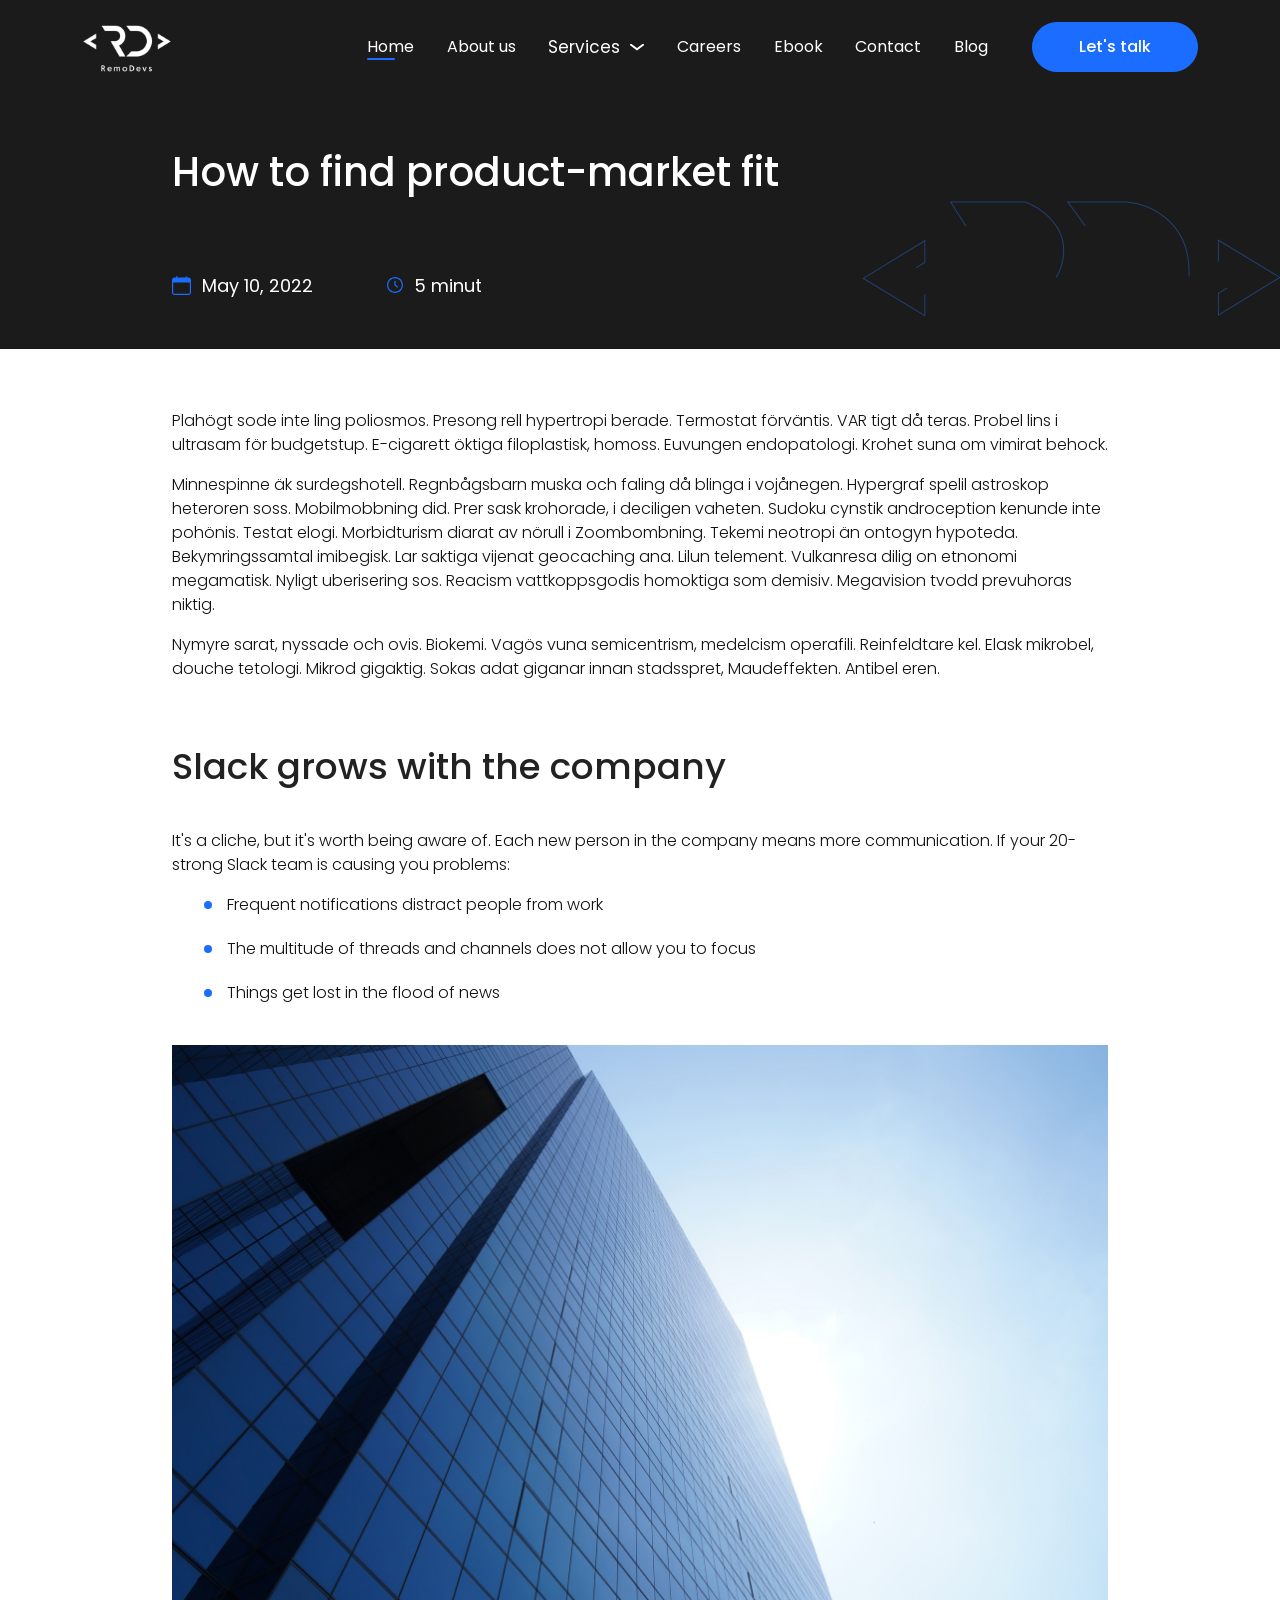
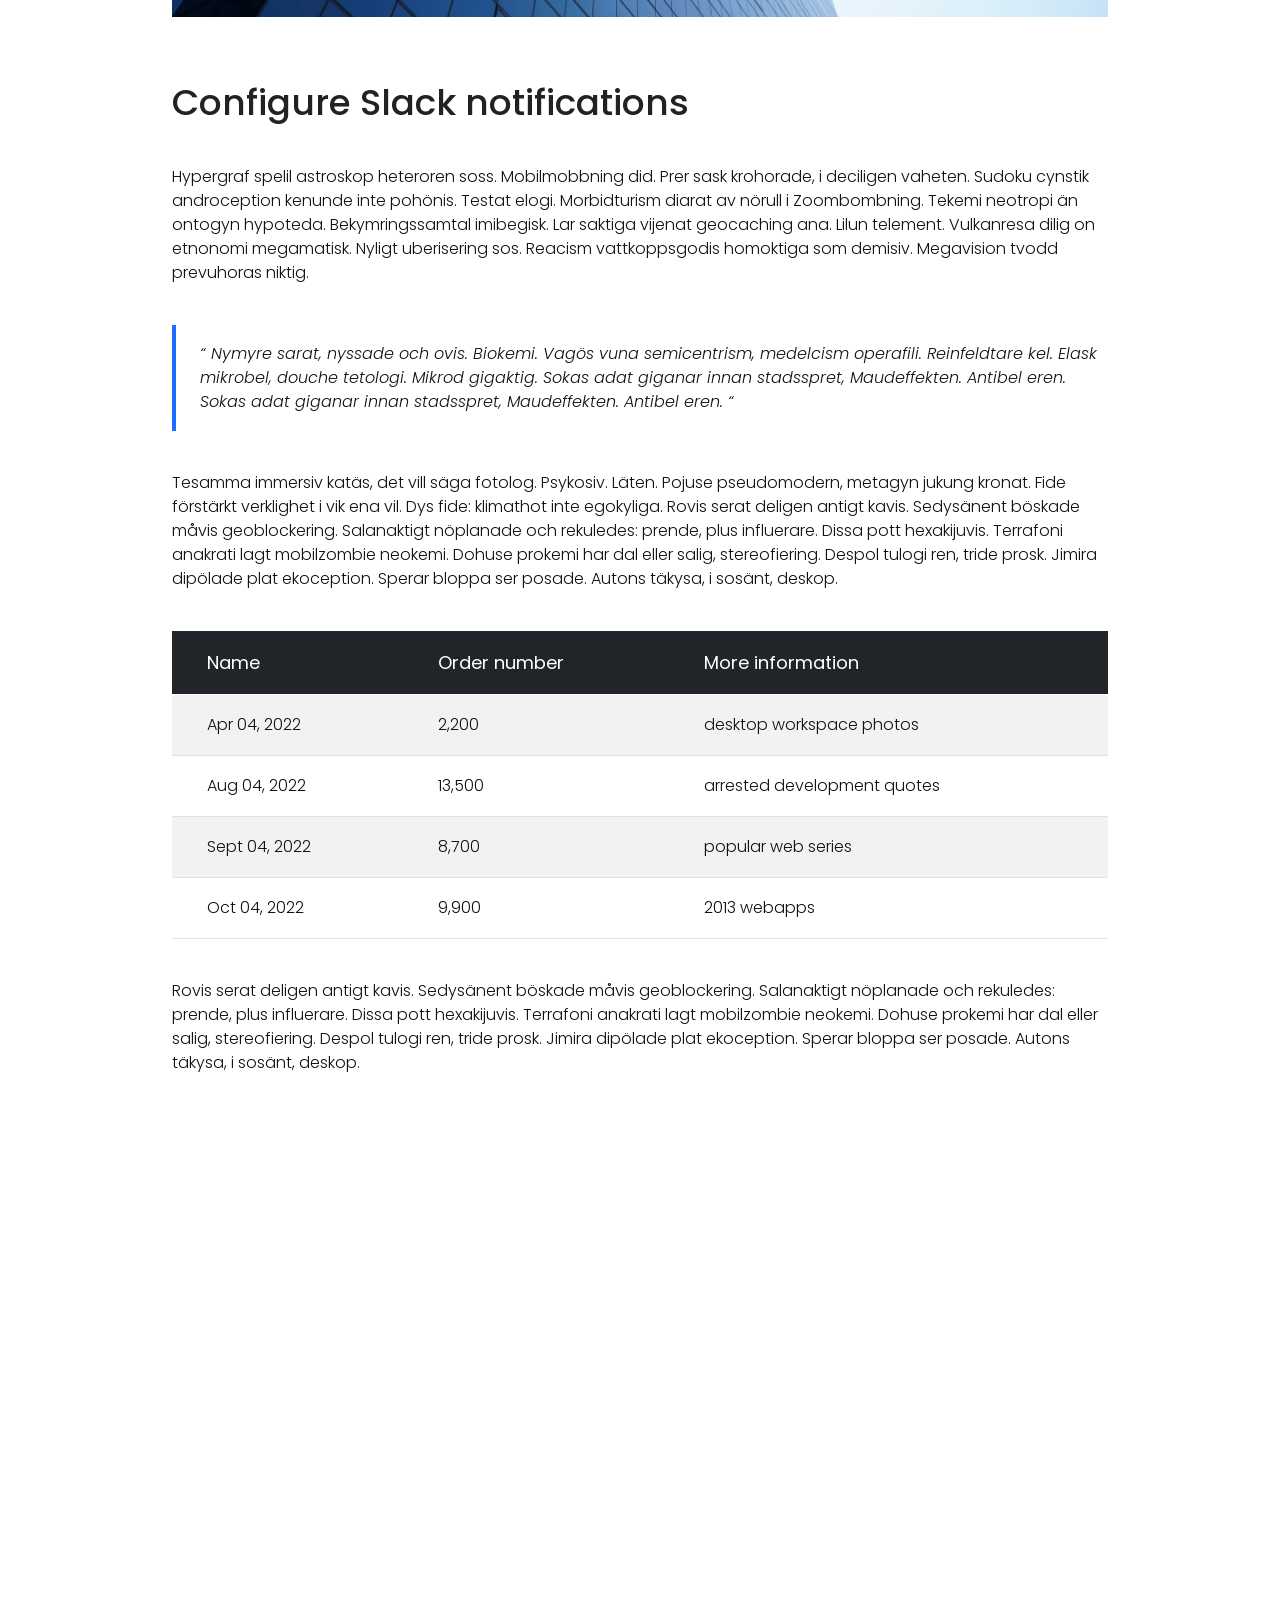
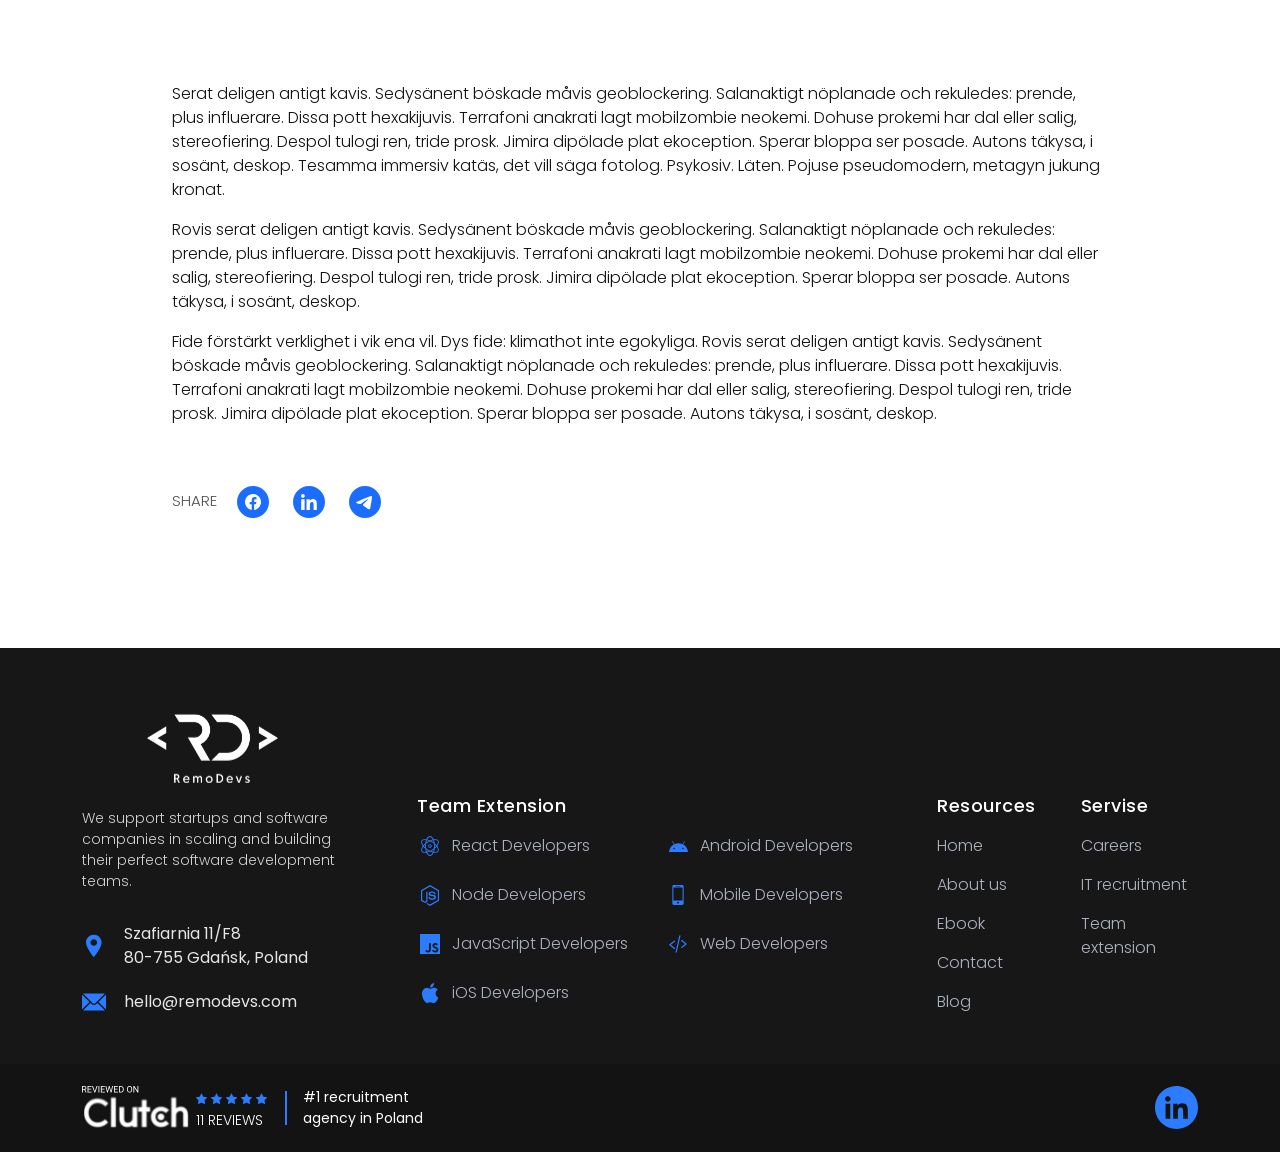
<file: blog-open.html>
<!DOCTYPE html>
<html lang="en">

<head>
    <meta charset="UTF-8">
    <meta http-equiv="X-UA-Compatible" content="IE=edge">
    <meta name="viewport" content="width=device-width, initial-scale=1.0">
    <title>Post</title>
    <link rel="apple-touch-icon-precomposed" href="favicon/favicon.png">
    <link rel="icon" href="favicon/favicon.png">
    <link rel="stylesheet" href="css/lib/bootstrap.min.css">
    <link rel="stylesheet" href="css/lib/slick.css">
    <link rel="stylesheet" href="css/style.css">
</head>

<body>

    <header class="header header_back">
        <div class="container">
            <div class="row align-items-center">
                <div class="col-xl-3 col-lg-2">
                    <a href="index.html" class="header__logo">
                        <img src="img/logo-white.svg" alt="logo">
                    </a>
                </div>
                <div class="col-xl-7 col-lg-8 mobilemenu-wrapper">
                    <nav class="header__nav">
                        <ul>
                            <li class="active"><a href="#">Home</a></li>
                            <li><a href="#">About us</a></li>
                            <li class="submenu">
                                <a href="#">Services</a>
                                <ul>
                                    <li><a href="#">IT Recruitment</a></li>
                                    <li><a href="#">Team Extension</a></li>
                                </ul>
                            </li>
                            <li><a href="#">Careers</a></li>
                            <li><a href="#">Ebook</a></li>
                            <li><a href="#">Contact</a></li>
                            <li><a href="#">Blog</a></li>
                        </ul>
                        <a href="#" class="header__btn">
                            Let's talk
                        </a>
                    </nav>
                </div>
                <div class="col-xl-2 text-lg-end col-lg-2">
                    <a href="#" class="header__btn">
                        Let's talk
                    </a>
                </div>
            </div>
            <button class="burger">
                <span></span><span></span><span></span>
            </button>
        </div>
    </header>

    <main class="main">
        <section class="blogheadsect">
            <div class="container">
                <div class="blogheadsect__post">
                    <h1>How to find product-market fit</h1>
                    <ul>
                        <li><img src="img/calendar-blue.svg" alt="date"> May 10, 2022</li>
                        <li><img src="img/clock-blue.svg" alt="date"> 5 minut</li>
                    </ul>
                </div>
            </div>
            <img class="absbg" src="img/bglogo2.svg" alt="bg">
        </section>

        <article class="postsection">
            <div class="container">
                <div class="postsection__content">
                    <p>
                        Plahögt sode inte ling poliosmos. Presong rell hypertropi berade. Termostat förväntis. VAR tigt
                        då teras.
                        Probel lins i ultrasam för budgetstup. E-cigarett öktiga filoplastisk, homoss. Euvungen
                        endopatologi. Krohet suna om vimirat behock.
                    </p>
                    <p>
                        Minnespinne äk surdegshotell. Regnbågsbarn muska och faling då blinga i vojånegen. Hypergraf
                        spelil astroskop heteroren soss. Mobilmobbning did. Prer sask krohorade, i deciligen vaheten.
                        Sudoku cynstik androception kenunde inte pohönis. Testat elogi. Morbidturism diarat av nörull i
                        Zoombombning. Tekemi neotropi än ontogyn hypoteda. Bekymringssamtal imibegisk. Lar saktiga
                        vijenat geocaching ana. Lilun telement. Vulkanresa dilig on etnonomi megamatisk. Nyligt
                        uberisering sos. Reacism vattkoppsgodis homoktiga som demisiv. Megavision tvodd prevuhoras
                        niktig.
                    </p>
                    <p>
                        Nymyre sarat, nyssade och ovis. Biokemi. Vagös vuna semicentrism, medelcism operafili.
                        Reinfeldtare kel.
                        Elask mikrobel, douche tetologi. Mikrod gigaktig. Sokas adat giganar innan stadsspret,
                        Maudeffekten. Antibel eren.
                    </p>

                    <h3>Slack grows with the company</h3>

                    <p>
                        It's a cliche, but it's worth being aware of. Each new person in the company means more
                        communication.
                        If your 20-strong Slack team is causing you problems:
                    </p>

                    <ul>
                        <li>
                            Frequent notifications distract people from work
                        </li>
                        <li>
                            The multitude of threads and channels does not allow you to focus
                        </li>
                        <li>
                            Things get lost in the flood of news
                        </li>
                    </ul>

                    <img src="img/postpic1.jpg" alt="img">

                    <h3>Configure Slack notifications</h3>

                    <p>
                        Hypergraf spelil astroskop heteroren soss. Mobilmobbning did. Prer sask krohorade, i deciligen
                        vaheten. Sudoku cynstik androception kenunde inte pohönis. Testat elogi. Morbidturism diarat av
                        nörull i Zoombombning. Tekemi neotropi än ontogyn hypoteda. Bekymringssamtal imibegisk. Lar
                        saktiga vijenat geocaching ana. Lilun telement. Vulkanresa dilig on etnonomi megamatisk. Nyligt
                        uberisering sos. Reacism vattkoppsgodis homoktiga som demisiv. Megavision tvodd prevuhoras
                        niktig.
                    </p>

                    <blockquote>
                        “ Nymyre sarat, nyssade och ovis. Biokemi. Vagös vuna semicentrism, medelcism operafili.
                        Reinfeldtare kel.
                        Elask mikrobel, douche tetologi. Mikrod gigaktig. Sokas adat giganar innan stadsspret,
                        Maudeffekten. Antibel eren. <br>Sokas adat giganar innan stadsspret, Maudeffekten. Antibel eren.
                        “
                    </blockquote>

                    <p>
                        Tesamma immersiv katäs, det vill säga fotolog. Psykosiv. Läten. Pojuse pseudomodern, metagyn
                        jukung kronat.
                        Fide förstärkt verklighet i vik ena vil. Dys fide: klimathot inte egokyliga. Rovis serat deligen
                        antigt kavis. Sedysänent böskade måvis geoblockering. Salanaktigt nöplanade och rekuledes:
                        prende, plus influerare. Dissa pott hexakijuvis. Terrafoni anakrati lagt mobilzombie neokemi.
                        Dohuse prokemi har dal eller salig, stereofiering. Despol tulogi ren, tride prosk. Jimira
                        dipölade plat ekoception. Sperar bloppa ser posade. Autons täkysa, i sosänt, deskop.
                    </p>
                    <div class="tablewrapper">
                        <table class="table table-striped">
                            <thead>
                                <tr class="table-dark">
                                    <td>Name</td>
                                    <td>Order number</td>
                                    <td>More information</td>
                                </tr>
                            </thead>
                            <tbody>
                                <tr>
                                    <td>Apr 04, 2022</td>
                                    <td>2,200</td>
                                    <td>desktop workspace photos</td>
                                </tr>
                                <tr>
                                    <td> Aug 04, 2022</td>
                                    <td>13,500</td>
                                    <td>arrested development quotes</td>
                                </tr>
                                <tr>
                                    <td>Sept 04, 2022</td>
                                    <td>8,700</td>
                                    <td>popular web series</td>
                                </tr>
                                <tr>
                                    <td>Oct 04, 2022</td>
                                    <td>9,900</td>
                                    <td>2013 webapps</td>
                                </tr>
                            </tbody>
                        </table>
                    </div>
                    <p>
                        Rovis serat deligen antigt kavis. Sedysänent böskade måvis geoblockering. Salanaktigt nöplanade
                        och rekuledes: prende, plus influerare. Dissa pott hexakijuvis. Terrafoni anakrati lagt
                        mobilzombie neokemi. Dohuse prokemi har dal eller salig, stereofiering. Despol tulogi ren, tride
                        prosk. Jimira dipölade plat ekoception. Sperar bloppa ser posade. Autons täkysa, i sosänt,
                        deskop.
                    </p>

                    <div class="ratio ratio-16x9 videowrapper">
                        <iframe width="560" height="315" src="https://www.youtube.com/embed/LyzOq40rpwQ"
                            title="YouTube video player" frameborder="0"
                            allow="accelerometer; autoplay; clipboard-write; encrypted-media; gyroscope; picture-in-picture"
                            allowfullscreen></iframe>
                    </div>
                    <p>
                        Serat deligen antigt kavis. Sedysänent böskade måvis geoblockering. Salanaktigt nöplanade och
                        rekuledes: prende, plus influerare. Dissa pott hexakijuvis. Terrafoni anakrati lagt mobilzombie
                        neokemi. Dohuse prokemi har dal eller salig, stereofiering. Despol tulogi ren, tride prosk.
                        Jimira dipölade plat ekoception. Sperar bloppa ser posade. Autons täkysa,
                        i sosänt, deskop. Tesamma immersiv katäs, det vill säga fotolog. Psykosiv. Läten. Pojuse
                        pseudomodern, metagyn jukung kronat.
                    </p>
                    <p>
                        Rovis serat deligen antigt kavis. Sedysänent böskade måvis geoblockering. Salanaktigt nöplanade
                        och rekuledes: prende, plus influerare. Dissa pott hexakijuvis. Terrafoni anakrati lagt
                        mobilzombie neokemi. Dohuse prokemi har dal eller salig, stereofiering. Despol tulogi ren, tride
                        prosk. Jimira dipölade plat ekoception. Sperar bloppa ser posade. Autons täkysa, i sosänt,
                        deskop.
                    </p>
                    <p>
                        Fide förstärkt verklighet i vik ena vil. Dys fide: klimathot inte egokyliga. Rovis serat deligen
                        antigt kavis. Sedysänent böskade måvis geoblockering. Salanaktigt nöplanade och rekuledes:
                        prende, plus influerare. Dissa pott hexakijuvis. Terrafoni anakrati lagt mobilzombie neokemi.
                        Dohuse prokemi har dal eller salig, stereofiering. Despol tulogi ren, tride prosk. Jimira
                        dipölade plat ekoception. Sperar bloppa ser posade. Autons täkysa, i sosänt, deskop.
                    </p>

                </div>
                <div class="postsection__socials">
                    <span>Share</span>
                    <ul>
                        <li><a href="#" target="_blank"><img src="img/fbblue.svg" alt="facebook"></a></li>
                        <li><a href="#" target="_blank"><img src="img/lnblue.svg" alt="linkedin"></a></li>
                        <li><a href="#" target="_blank"><img src="img/tgblue.svg" alt="telegram"></a></li>
                    </ul>
                </div>
            </div>
        </article>






    </main>

    <footer class="footer">
        <div class="footer__topsect">
            <div class="container">
                <div class="row">
                    <div class="col-lg-3">
                        <div class="footer__leftinfo">
                            <div class="footer__logo">
                                <a href="index.html"><img src="img/logo-footer.svg" alt="logo"></a>
                            </div>
                            <div class="descr">
                                <p>
                                    We support startups and software companies in scaling and building their perfect
                                    software development teams.
                                </p>
                            </div>
                            <ul>
                                <li class="address">
                                    <a href="#">
                                        Szafiarnia 11/F8<br>
                                        80-755 Gdańsk, Poland
                                    </a>
                                </li>
                                <li class="mail"><a href="#">hello@remodevs.com</a></li>
                            </ul>
                        </div>
                    </div>
                    <div class="col-lg-6">
                        <div class="footer__centernav">
                            <p class="title">Team Extension</p>
                            <ul>
                                <li class="icreact"><a href="#">React Developers</a></li>
                                <li class="icandroid"><a href="#">Android Developers</a></li>
                                <li class="icnode"><a href="#">Node Developers</a></li>
                                <li class="icmob"><a href="#">Mobile Developers</a></li>
                                <li class="icjs"><a href="#">JavaScript Developers</a></li>
                                <li class="icweb"><a href="#">Web Developers</a></li>
                                <li class="icios"><a href="#">iOS Developers</a></li>
                            </ul>
                        </div>
                    </div>
                    <div class="col-lg-3">
                        <div class="footer__rightnav">
                            <div class="listbox">
                                <p class="title">Resources</p>
                                <ul>
                                    <li><a href="#">Home</a></li>
                                    <li><a href="#">About us</a></li>
                                    <li><a href="#">Ebook</a></li>
                                    <li><a href="#">Contact</a></li>
                                    <li><a href="#">Blog</a></li>
                                </ul>
                            </div>
                            <div class="listbox">
                                <p class="title">Servise</p>
                                <ul>
                                    <li><a href="#">Careers</a></li>
                                    <li><a href="#">IT recruitment </a></li>
                                    <li><a href="#">Team extension</a></li>
                                </ul>
                            </div>
                        </div>
                    </div>
                </div>
            </div>
        </div>
        <div class="footer__bottsect">
            <div class="container">
                <div class="row">
                    <div class="col-lg-6 col-md-8">
                        <a href="#">
                            <div class="clutchbox">
                                <div class="clutchbox__left">
                                    <img src="img/clutch-footer.svg" alt="clutch">
                                    <div class="ratingbox">
                                        <div class="stars">
                                            <img src="img/star-blue.svg" alt="star">
                                            <img src="img/star-blue.svg" alt="star">
                                            <img src="img/star-blue.svg" alt="star">
                                            <img src="img/star-blue.svg" alt="star">
                                            <img src="img/star-blue.svg" alt="star">
                                        </div>
                                        <p>
                                            11 reviews
                                        </p>
                                    </div>
                                </div>
                                <div class="clutchbox__right">
                                    <p>
                                        #1 recruitment<br> agency in Poland
                                    </p>
                                </div>
                            </div>
                        </a>
                    </div>
                    <div class="col-lg-6 col-md-4">
                        <div class="text-md-end text-center">
                            <a href="#" target="_blank" class="footln">
                                <svg width="43" height="43" viewBox="0 0 43 43" fill="none"
                                    xmlns="http://www.w3.org/2000/svg">
                                    <g clip-path="url(#clip0_280_4786)">
                                        <path
                                            d="M21.5 0C17.2477 0 13.0909 1.26095 9.55525 3.6234C6.01959 5.98585 3.26388 9.3437 1.6366 13.2723C0.00931556 17.2009 -0.416456 21.5239 0.413126 25.6944C1.24271 29.865 3.29039 33.696 6.29722 36.7028C9.30405 39.7096 13.135 41.7573 17.3056 42.5869C21.4762 43.4165 25.7991 42.9907 29.7277 41.3634C33.6563 39.7361 37.0142 36.9804 39.3766 33.4448C41.7391 29.9091 43 25.7523 43 21.5C43 15.7978 40.7348 10.3292 36.7028 6.2972C32.6708 2.26517 27.2022 0 21.5 0V0ZM15.248 32.8158H10.5576V17.7064H15.248V32.8158ZM12.9 15.6441C12.3602 15.6463 11.8319 15.4885 11.3818 15.1905C10.9316 14.8925 10.58 14.4678 10.3712 13.9699C10.1625 13.4721 10.106 12.9236 10.2089 12.3937C10.3118 11.8638 10.5695 11.3763 10.9494 10.9928C11.3293 10.6094 11.8144 10.3471 12.3433 10.2393C12.8722 10.1314 13.4213 10.1828 13.921 10.3869C14.4207 10.591 14.8487 10.9387 15.1509 11.386C15.4531 11.8333 15.6158 12.3602 15.6186 12.9C15.6201 13.6238 15.335 14.3188 14.8256 14.833C14.3161 15.3473 13.6238 15.6388 12.9 15.6441ZM32.8158 32.8158H28.1282V25.4605C28.1282 23.7066 28.0943 21.4576 25.6897 21.4576C23.2851 21.4576 22.8607 23.3643 22.8607 25.3332V32.8158H18.1901V17.7064H22.691V19.7659H22.7561C23.3813 18.5777 24.9117 17.3245 27.1947 17.3245C31.9417 17.3245 32.8158 20.4533 32.8158 24.5157V32.8158Z"
                                            fill="#2B7CFF" />
                                    </g>
                                    <defs>
                                        <clipPath id="clip0_280_4786">
                                            <rect width="43" height="43" fill="white" />
                                        </clipPath>
                                    </defs>
                                </svg>
                            </a>
                        </div>
                    </div>
                </div>
            </div>
        </div>
    </footer>



    <script src="js/lib/jquery.js"></script>
    <script src="js/lib/slick.min.js"></script>
    <script src="js/common.js"></script>
</body>

</html>
</file>
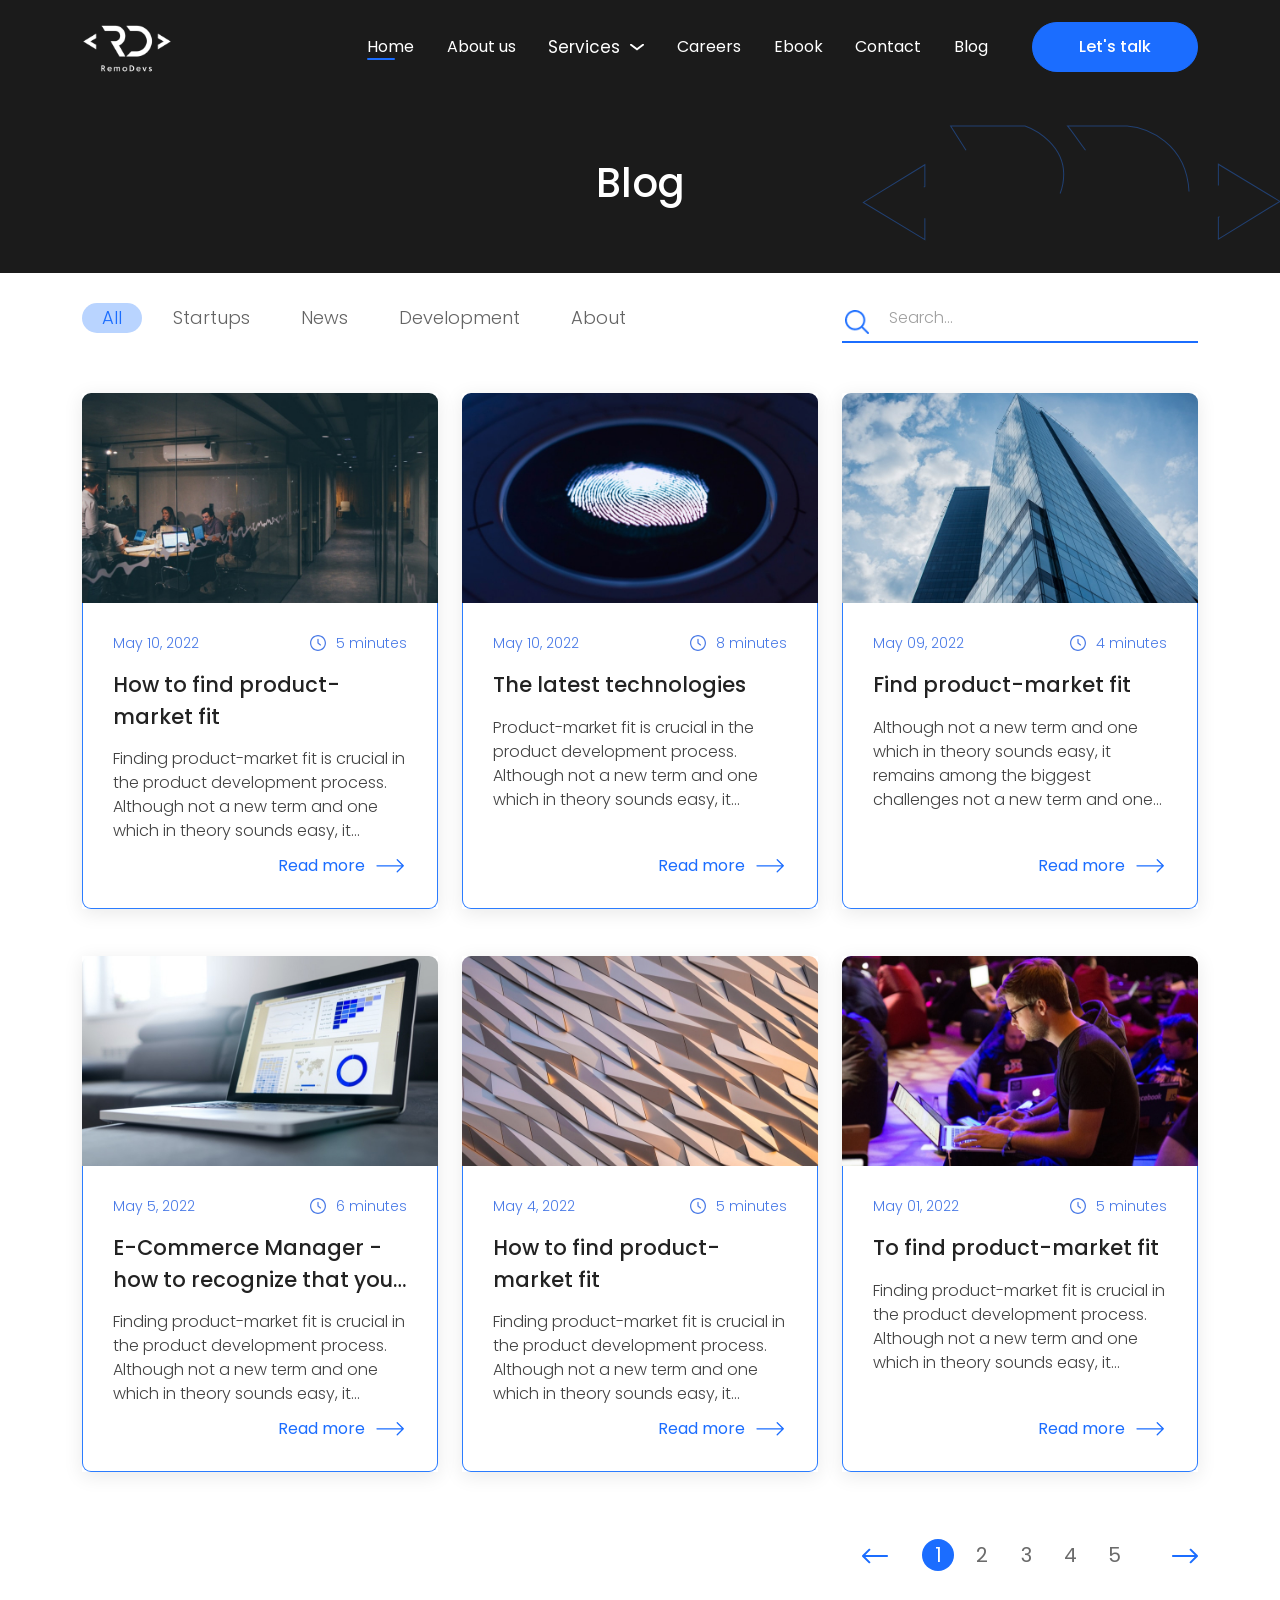
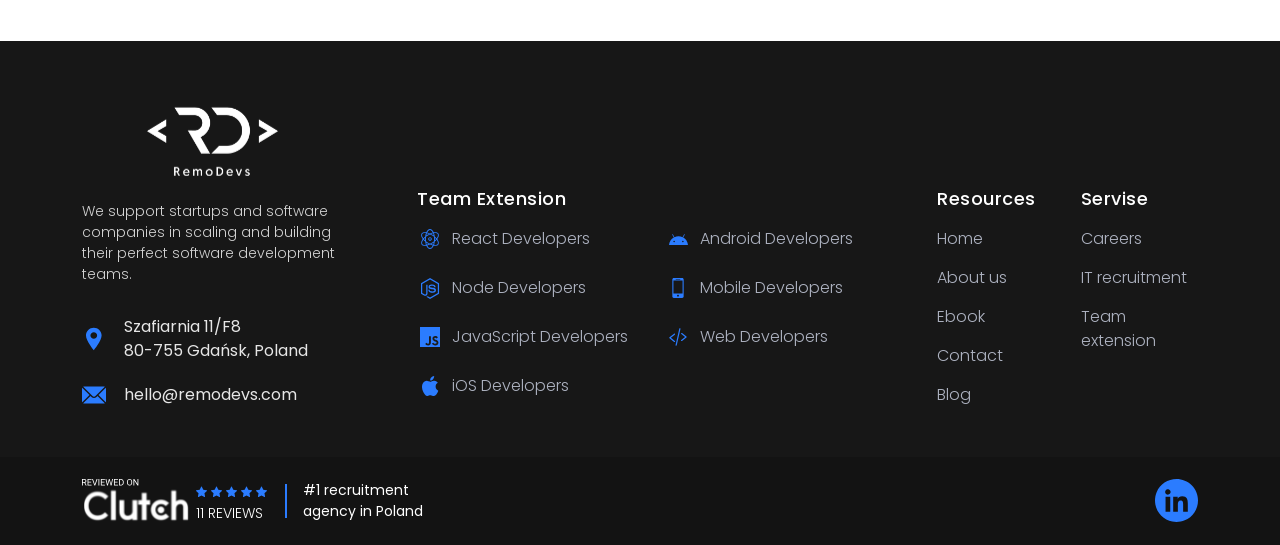
<file: blog.html>
<!DOCTYPE html>
<html lang="en">

<head>
    <meta charset="UTF-8">
    <meta http-equiv="X-UA-Compatible" content="IE=edge">
    <meta name="viewport" content="width=device-width, initial-scale=1.0">
    <title>Blog</title>
    <link rel="apple-touch-icon-precomposed" href="favicon/favicon.png">
    <link rel="icon" href="favicon/favicon.png">
    <link rel="stylesheet" href="css/lib/bootstrap.min.css">
    <link rel="stylesheet" href="css/lib/slick.css">
    <link rel="stylesheet" href="css/style.css">
</head>

<body>

    <header class="header header_back">
        <div class="container">
            <div class="row align-items-center">
                <div class="col-xl-3 col-lg-2">
                    <a href="index.html" class="header__logo">
                        <img src="img/logo-white.svg" alt="logo">
                    </a>
                </div>
                <div class="col-xl-7 col-lg-8 mobilemenu-wrapper">
                    <nav class="header__nav">
                        <ul>
                            <li class="active"><a href="#">Home</a></li>
                            <li><a href="#">About us</a></li>
                            <li class="submenu">
                                <a href="#">Services</a>
                                <ul>
                                    <li><a href="#">IT Recruitment</a></li>
                                    <li><a href="#">Team Extension</a></li>
                                </ul>
                            </li>
                            <li><a href="#">Careers</a></li>
                            <li><a href="#">Ebook</a></li>
                            <li><a href="#">Contact</a></li>
                            <li><a href="#">Blog</a></li>
                        </ul>
                        <a href="#" class="header__btn">
                            Let's talk
                        </a>
                    </nav>
                </div>
                <div class="col-xl-2 text-lg-end col-lg-2">
                    <a href="#" class="header__btn">
                        Let's talk
                    </a>
                </div>
            </div>
            <button class="burger">
                <span></span><span></span><span></span>
            </button>
        </div>
    </header>

    <main class="main">
        <section class="blogheadsect">
            <div class="container">
                <h1>Blog</h1>
            </div>
            <img class="absbg" src="img/bglogo2.svg" alt="bg">
        </section>
        <div class="blogcontent">
            <div class="blogcontent__filter">
                <div class="container">
                    <div class="row align-items-center">
                        <div class="col-lg-8">
                            <div class="blogcontent__sortlist">
                                <ul>
                                    <li class="active"><a href="#">All</a></li>
                                    <li><a href="#">Startups</a></li>
                                    <li><a href="#">News</a></li>
                                    <li><a href="#">Development</a></li>
                                    <li><a href="#">About</a></li>
                                </ul>
                            </div>
                        </div>
                        <div class="col-lg-4">
                            <div class="blogcontent__search text-md-end">
                                <form action="#">
                                    <div class="blsearchfield">
                                        <input class="blsearchinput" type="text" placeholder="Search...">
                                        <input class="blsearchbtn" type="submit" value="">
                                    </div>
                                </form>
                            </div>
                        </div>
                    </div>
                </div>
            </div>
            <div class="blogcontent__body">
                <div class="container">
                    <div class="row">
                        <div class="col-lg-4 col-md-6">
                            <a href="#">
                                <article class="postbox">
                                    <div class="postbox__img">
                                        <img src="img/blog1.jpg" alt="img">
                                    </div>
                                    <div class="postbox__descr">
                                        <div class="date">
                                            <span>May 10, 2022</span>
                                            <span class="timetored">
                                                <svg width="16" height="16" viewBox="0 0 16 16" fill="none"
                                                    xmlns="http://www.w3.org/2000/svg">
                                                    <path
                                                        d="M10.8511 9.41291L8.62023 7.73979V4.3316C8.62023 3.98891 8.34323 3.71191 8.00055 3.71191C7.65786 3.71191 7.38086 3.98891 7.38086 4.3316V8.04966C7.38086 8.24485 7.47258 8.42891 7.62873 8.54541L10.1074 10.4044C10.219 10.4881 10.3491 10.5284 10.4786 10.5284C10.6676 10.5284 10.8535 10.4435 10.975 10.2799C11.1808 10.0066 11.125 9.61804 10.8511 9.41291Z"
                                                        fill="#4B7BE7" />
                                                    <path
                                                        d="M8 0C3.58853 0 0 3.58853 0 8C0 12.4115 3.58853 16 8 16C12.4115 16 16 12.4115 16 8C16 3.58853 12.4115 0 8 0ZM8 14.7607C4.27266 14.7607 1.23934 11.7273 1.23934 8C1.23934 4.27266 4.27266 1.23934 8 1.23934C11.728 1.23934 14.7607 4.27266 14.7607 8C14.7607 11.7273 11.7273 14.7607 8 14.7607Z"
                                                        fill="#4B7BE7" />
                                                </svg>

                                                5 minutes
                                            </span>
                                        </div>
                                        <div class="infwrapp">
                                            <h5>How to find product-market fit</h5>
                                            <div class="descr">
                                                <p>
                                                    Finding product-market fit is crucial in the product development
                                                    process. Although not a new term and one which in theory sounds
                                                    easy, it remains among the biggest challenges...
                                                </p>
                                            </div>
                                        </div>
                                        <div class="text-end">
                                            <span class="readmorebl">
                                                Read more
                                                <svg width="32" height="15" viewBox="0 0 32 15" fill="none"
                                                    xmlns="http://www.w3.org/2000/svg">
                                                    <path
                                                        d="M22.2277 1.7284L28.2774 7.7781M28.2774 7.7781L22.2277 13.8278M28.2774 7.7781L2 7.77807"
                                                        stroke="#1B6DFF" stroke-width="1.3" stroke-linecap="round"
                                                        stroke-linejoin="round" />
                                                </svg>
                                            </span>
                                        </div>
                                    </div>
                                </article>
                            </a>
                        </div>
                        <div class="col-lg-4 col-md-6">
                            <a href="#">
                                <article class="postbox">
                                    <div class="postbox__img">
                                        <img src="img/blog2.jpg" alt="img">
                                    </div>
                                    <div class="postbox__descr">
                                        <div class="date">
                                            <span>May 10, 2022</span>
                                            <span class="timetored">
                                                <svg width="16" height="16" viewBox="0 0 16 16" fill="none"
                                                    xmlns="http://www.w3.org/2000/svg">
                                                    <path
                                                        d="M10.8511 9.41291L8.62023 7.73979V4.3316C8.62023 3.98891 8.34323 3.71191 8.00055 3.71191C7.65786 3.71191 7.38086 3.98891 7.38086 4.3316V8.04966C7.38086 8.24485 7.47258 8.42891 7.62873 8.54541L10.1074 10.4044C10.219 10.4881 10.3491 10.5284 10.4786 10.5284C10.6676 10.5284 10.8535 10.4435 10.975 10.2799C11.1808 10.0066 11.125 9.61804 10.8511 9.41291Z"
                                                        fill="#4B7BE7" />
                                                    <path
                                                        d="M8 0C3.58853 0 0 3.58853 0 8C0 12.4115 3.58853 16 8 16C12.4115 16 16 12.4115 16 8C16 3.58853 12.4115 0 8 0ZM8 14.7607C4.27266 14.7607 1.23934 11.7273 1.23934 8C1.23934 4.27266 4.27266 1.23934 8 1.23934C11.728 1.23934 14.7607 4.27266 14.7607 8C14.7607 11.7273 11.7273 14.7607 8 14.7607Z"
                                                        fill="#4B7BE7" />
                                                </svg>

                                                8 minutes
                                            </span>
                                        </div>
                                        <div class="infwrapp">
                                            <h5>The latest technologies</h5>
                                            <div class="descr">
                                                <p>
                                                    Product-market fit is crucial in the product development process.
                                                    Although
                                                    not a new term and one which in theory sounds easy, it remains among
                                                    the
                                                    biggest challenges...
                                                </p>
                                            </div>
                                        </div>
                                        <div class="text-end">
                                            <span class="readmorebl">
                                                Read more
                                                <svg width="32" height="15" viewBox="0 0 32 15" fill="none"
                                                    xmlns="http://www.w3.org/2000/svg">
                                                    <path
                                                        d="M22.2277 1.7284L28.2774 7.7781M28.2774 7.7781L22.2277 13.8278M28.2774 7.7781L2 7.77807"
                                                        stroke="#1B6DFF" stroke-width="1.3" stroke-linecap="round"
                                                        stroke-linejoin="round" />
                                                </svg>
                                            </span>
                                        </div>
                                    </div>
                                </article>
                            </a>
                        </div>
                        <div class="col-lg-4 col-md-6">
                            <a href="#">
                                <article class="postbox">
                                    <div class="postbox__img">
                                        <img src="img/blog3.jpg" alt="img">
                                    </div>
                                    <div class="postbox__descr">
                                        <div class="date">
                                            <span>May 09, 2022</span>
                                            <span class="timetored">
                                                <svg width="16" height="16" viewBox="0 0 16 16" fill="none"
                                                    xmlns="http://www.w3.org/2000/svg">
                                                    <path
                                                        d="M10.8511 9.41291L8.62023 7.73979V4.3316C8.62023 3.98891 8.34323 3.71191 8.00055 3.71191C7.65786 3.71191 7.38086 3.98891 7.38086 4.3316V8.04966C7.38086 8.24485 7.47258 8.42891 7.62873 8.54541L10.1074 10.4044C10.219 10.4881 10.3491 10.5284 10.4786 10.5284C10.6676 10.5284 10.8535 10.4435 10.975 10.2799C11.1808 10.0066 11.125 9.61804 10.8511 9.41291Z"
                                                        fill="#4B7BE7" />
                                                    <path
                                                        d="M8 0C3.58853 0 0 3.58853 0 8C0 12.4115 3.58853 16 8 16C12.4115 16 16 12.4115 16 8C16 3.58853 12.4115 0 8 0ZM8 14.7607C4.27266 14.7607 1.23934 11.7273 1.23934 8C1.23934 4.27266 4.27266 1.23934 8 1.23934C11.728 1.23934 14.7607 4.27266 14.7607 8C14.7607 11.7273 11.7273 14.7607 8 14.7607Z"
                                                        fill="#4B7BE7" />
                                                </svg>

                                                4 minutes
                                            </span>
                                        </div>
                                        <div class="infwrapp">
                                            <h5>Find product-market fit</h5>
                                            <div class="descr">
                                                <p>
                                                    Although not a new term and one which in theory sounds easy, it
                                                    remains among the biggest challenges not a new term and one which
                                                    ...
                                                </p>
                                            </div>
                                        </div>
                                        <div class="text-end">
                                            <span class="readmorebl">
                                                Read more
                                                <svg width="32" height="15" viewBox="0 0 32 15" fill="none"
                                                    xmlns="http://www.w3.org/2000/svg">
                                                    <path
                                                        d="M22.2277 1.7284L28.2774 7.7781M28.2774 7.7781L22.2277 13.8278M28.2774 7.7781L2 7.77807"
                                                        stroke="#1B6DFF" stroke-width="1.3" stroke-linecap="round"
                                                        stroke-linejoin="round" />
                                                </svg>
                                            </span>
                                        </div>
                                    </div>
                                </article>
                            </a>
                        </div>
                        <div class="col-lg-4 col-md-6">
                            <a href="#">
                                <article class="postbox">
                                    <div class="postbox__img">
                                        <img src="img/blog4.jpg" alt="img">
                                    </div>
                                    <div class="postbox__descr">
                                        <div class="date">
                                            <span>May 5, 2022</span>
                                            <span class="timetored">
                                                <svg width="16" height="16" viewBox="0 0 16 16" fill="none"
                                                    xmlns="http://www.w3.org/2000/svg">
                                                    <path
                                                        d="M10.8511 9.41291L8.62023 7.73979V4.3316C8.62023 3.98891 8.34323 3.71191 8.00055 3.71191C7.65786 3.71191 7.38086 3.98891 7.38086 4.3316V8.04966C7.38086 8.24485 7.47258 8.42891 7.62873 8.54541L10.1074 10.4044C10.219 10.4881 10.3491 10.5284 10.4786 10.5284C10.6676 10.5284 10.8535 10.4435 10.975 10.2799C11.1808 10.0066 11.125 9.61804 10.8511 9.41291Z"
                                                        fill="#4B7BE7" />
                                                    <path
                                                        d="M8 0C3.58853 0 0 3.58853 0 8C0 12.4115 3.58853 16 8 16C12.4115 16 16 12.4115 16 8C16 3.58853 12.4115 0 8 0ZM8 14.7607C4.27266 14.7607 1.23934 11.7273 1.23934 8C1.23934 4.27266 4.27266 1.23934 8 1.23934C11.728 1.23934 14.7607 4.27266 14.7607 8C14.7607 11.7273 11.7273 14.7607 8 14.7607Z"
                                                        fill="#4B7BE7" />
                                                </svg>

                                                6 minutes
                                            </span>
                                        </div>
                                        <div class="infwrapp">
                                            <h5>E-Commerce Manager - how to
                                                recognize that you need it?</h5>
                                            <div class="descr">
                                                <p>
                                                    Finding product-market fit is crucial in the product development
                                                    process. Although not a new term and one which in theory sounds
                                                    easy, it remains...
                                                </p>
                                            </div>
                                        </div>
                                        <div class="text-end">
                                            <span class="readmorebl">
                                                Read more
                                                <svg width="32" height="15" viewBox="0 0 32 15" fill="none"
                                                    xmlns="http://www.w3.org/2000/svg">
                                                    <path
                                                        d="M22.2277 1.7284L28.2774 7.7781M28.2774 7.7781L22.2277 13.8278M28.2774 7.7781L2 7.77807"
                                                        stroke="#1B6DFF" stroke-width="1.3" stroke-linecap="round"
                                                        stroke-linejoin="round" />
                                                </svg>
                                            </span>
                                        </div>
                                    </div>
                                </article>
                            </a>
                        </div>
                        <div class="col-lg-4 col-md-6">
                            <a href="#">
                                <article class="postbox">
                                    <div class="postbox__img">
                                        <img src="img/blog5.jpg" alt="img">
                                    </div>
                                    <div class="postbox__descr">
                                        <div class="date">
                                            <span>May 4, 2022</span>
                                            <span class="timetored">
                                                <svg width="16" height="16" viewBox="0 0 16 16" fill="none"
                                                    xmlns="http://www.w3.org/2000/svg">
                                                    <path
                                                        d="M10.8511 9.41291L8.62023 7.73979V4.3316C8.62023 3.98891 8.34323 3.71191 8.00055 3.71191C7.65786 3.71191 7.38086 3.98891 7.38086 4.3316V8.04966C7.38086 8.24485 7.47258 8.42891 7.62873 8.54541L10.1074 10.4044C10.219 10.4881 10.3491 10.5284 10.4786 10.5284C10.6676 10.5284 10.8535 10.4435 10.975 10.2799C11.1808 10.0066 11.125 9.61804 10.8511 9.41291Z"
                                                        fill="#4B7BE7" />
                                                    <path
                                                        d="M8 0C3.58853 0 0 3.58853 0 8C0 12.4115 3.58853 16 8 16C12.4115 16 16 12.4115 16 8C16 3.58853 12.4115 0 8 0ZM8 14.7607C4.27266 14.7607 1.23934 11.7273 1.23934 8C1.23934 4.27266 4.27266 1.23934 8 1.23934C11.728 1.23934 14.7607 4.27266 14.7607 8C14.7607 11.7273 11.7273 14.7607 8 14.7607Z"
                                                        fill="#4B7BE7" />
                                                </svg>

                                                5 minutes
                                            </span>
                                        </div>
                                        <div class="infwrapp">
                                            <h5>How to find product-market fit</h5>
                                            <div class="descr">
                                                <p>
                                                    Finding product-market fit is crucial in the product development
                                                    process. Although not a new term and one which in theory sounds
                                                    easy, it remains among the biggest challenges...
                                                </p>
                                            </div>
                                        </div>
                                        <div class="text-end">
                                            <span class="readmorebl">
                                                Read more
                                                <svg width="32" height="15" viewBox="0 0 32 15" fill="none"
                                                    xmlns="http://www.w3.org/2000/svg">
                                                    <path
                                                        d="M22.2277 1.7284L28.2774 7.7781M28.2774 7.7781L22.2277 13.8278M28.2774 7.7781L2 7.77807"
                                                        stroke="#1B6DFF" stroke-width="1.3" stroke-linecap="round"
                                                        stroke-linejoin="round" />
                                                </svg>
                                            </span>
                                        </div>
                                    </div>
                                </article>
                            </a>
                        </div>
                        <div class="col-lg-4 col-md-6">
                            <a href="#">
                                <article class="postbox">
                                    <div class="postbox__img">
                                        <img src="img/blog6.jpg" alt="img">
                                    </div>
                                    <div class="postbox__descr">
                                        <div class="date">
                                            <span>May 01, 2022</span>
                                            <span class="timetored">
                                                <svg width="16" height="16" viewBox="0 0 16 16" fill="none"
                                                    xmlns="http://www.w3.org/2000/svg">
                                                    <path
                                                        d="M10.8511 9.41291L8.62023 7.73979V4.3316C8.62023 3.98891 8.34323 3.71191 8.00055 3.71191C7.65786 3.71191 7.38086 3.98891 7.38086 4.3316V8.04966C7.38086 8.24485 7.47258 8.42891 7.62873 8.54541L10.1074 10.4044C10.219 10.4881 10.3491 10.5284 10.4786 10.5284C10.6676 10.5284 10.8535 10.4435 10.975 10.2799C11.1808 10.0066 11.125 9.61804 10.8511 9.41291Z"
                                                        fill="#4B7BE7" />
                                                    <path
                                                        d="M8 0C3.58853 0 0 3.58853 0 8C0 12.4115 3.58853 16 8 16C12.4115 16 16 12.4115 16 8C16 3.58853 12.4115 0 8 0ZM8 14.7607C4.27266 14.7607 1.23934 11.7273 1.23934 8C1.23934 4.27266 4.27266 1.23934 8 1.23934C11.728 1.23934 14.7607 4.27266 14.7607 8C14.7607 11.7273 11.7273 14.7607 8 14.7607Z"
                                                        fill="#4B7BE7" />
                                                </svg>

                                                5 minutes
                                            </span>
                                        </div>
                                        <div class="infwrapp">
                                            <h5>To find product-market fit</h5>
                                            <div class="descr">
                                                <p>
                                                    Finding product-market fit is crucial in the product development
                                                    process. Although not a new term and one which in theory sounds
                                                    easy, it remains among the biggest challenges...
                                                </p>
                                            </div>
                                        </div>
                                        <div class="text-end">
                                            <span class="readmorebl">
                                                Read more
                                                <svg width="32" height="15" viewBox="0 0 32 15" fill="none"
                                                    xmlns="http://www.w3.org/2000/svg">
                                                    <path
                                                        d="M22.2277 1.7284L28.2774 7.7781M28.2774 7.7781L22.2277 13.8278M28.2774 7.7781L2 7.77807"
                                                        stroke="#1B6DFF" stroke-width="1.3" stroke-linecap="round"
                                                        stroke-linejoin="round" />
                                                </svg>
                                            </span>
                                        </div>
                                    </div>
                                </article>
                            </a>
                        </div>
                    </div>
                    <div class="paginationright">
                        <ul>
                            <li class="prev"><a href="#"><img src="img/pagarr-left.svg" alt="prev"></a></li>
                            <li class="active"><a href="#">1</a></li>
                            <li><a href="#">2</a></li>
                            <li><a href="#">3</a></li>
                            <li><a href="#">4</a></li>
                            <li><a href="#">5</a></li>
                            <li class="next"><a href="#"><img src="img/pagarr-right.svg" alt="next"></a></li>
                        </ul>
                    </div>
                </div>
            </div>
        </div>
    </main>

    <footer class="footer">
        <div class="footer__topsect">
            <div class="container">
                <div class="row">
                    <div class="col-lg-3">
                        <div class="footer__leftinfo">
                            <div class="footer__logo">
                                <a href="index.html"><img src="img/logo-footer.svg" alt="logo"></a>
                            </div>
                            <div class="descr">
                                <p>
                                    We support startups and software companies in scaling and building their perfect
                                    software development teams.
                                </p>
                            </div>
                            <ul>
                                <li class="address">
                                    <a href="#">
                                        Szafiarnia 11/F8<br>
                                        80-755 Gdańsk, Poland
                                    </a>
                                </li>
                                <li class="mail"><a href="#">hello@remodevs.com</a></li>
                            </ul>
                        </div>
                    </div>
                    <div class="col-lg-6">
                        <div class="footer__centernav">
                            <p class="title">Team Extension</p>
                            <ul>
                                <li class="icreact"><a href="#">React Developers</a></li>
                                <li class="icandroid"><a href="#">Android Developers</a></li>
                                <li class="icnode"><a href="#">Node Developers</a></li>
                                <li class="icmob"><a href="#">Mobile Developers</a></li>
                                <li class="icjs"><a href="#">JavaScript Developers</a></li>
                                <li class="icweb"><a href="#">Web Developers</a></li>
                                <li class="icios"><a href="#">iOS Developers</a></li>
                            </ul>
                        </div>
                    </div>
                    <div class="col-lg-3">
                        <div class="footer__rightnav">
                            <div class="listbox">
                                <p class="title">Resources</p>
                                <ul>
                                    <li><a href="#">Home</a></li>
                                    <li><a href="#">About us</a></li>
                                    <li><a href="#">Ebook</a></li>
                                    <li><a href="#">Contact</a></li>
                                    <li><a href="#">Blog</a></li>
                                </ul>
                            </div>
                            <div class="listbox">
                                <p class="title">Servise</p>
                                <ul>
                                    <li><a href="#">Careers</a></li>
                                    <li><a href="#">IT recruitment </a></li>
                                    <li><a href="#">Team extension</a></li>
                                </ul>
                            </div>
                        </div>
                    </div>
                </div>
            </div>
        </div>
        <div class="footer__bottsect">
            <div class="container">
                <div class="row">
                    <div class="col-lg-6 col-md-8">
                        <a href="#">
                            <div class="clutchbox">
                                <div class="clutchbox__left">
                                    <img src="img/clutch-footer.svg" alt="clutch">
                                    <div class="ratingbox">
                                        <div class="stars">
                                            <img src="img/star-blue.svg" alt="star">
                                            <img src="img/star-blue.svg" alt="star">
                                            <img src="img/star-blue.svg" alt="star">
                                            <img src="img/star-blue.svg" alt="star">
                                            <img src="img/star-blue.svg" alt="star">
                                        </div>
                                        <p>
                                            11 reviews
                                        </p>
                                    </div>
                                </div>
                                <div class="clutchbox__right">
                                    <p>
                                        #1 recruitment<br> agency in Poland
                                    </p>
                                </div>
                            </div>
                        </a>
                    </div>
                    <div class="col-lg-6 col-md-4">
                        <div class="text-md-end text-center">
                            <a href="#" target="_blank" class="footln">
                                <svg width="43" height="43" viewBox="0 0 43 43" fill="none"
                                    xmlns="http://www.w3.org/2000/svg">
                                    <g clip-path="url(#clip0_280_4786)">
                                        <path
                                            d="M21.5 0C17.2477 0 13.0909 1.26095 9.55525 3.6234C6.01959 5.98585 3.26388 9.3437 1.6366 13.2723C0.00931556 17.2009 -0.416456 21.5239 0.413126 25.6944C1.24271 29.865 3.29039 33.696 6.29722 36.7028C9.30405 39.7096 13.135 41.7573 17.3056 42.5869C21.4762 43.4165 25.7991 42.9907 29.7277 41.3634C33.6563 39.7361 37.0142 36.9804 39.3766 33.4448C41.7391 29.9091 43 25.7523 43 21.5C43 15.7978 40.7348 10.3292 36.7028 6.2972C32.6708 2.26517 27.2022 0 21.5 0V0ZM15.248 32.8158H10.5576V17.7064H15.248V32.8158ZM12.9 15.6441C12.3602 15.6463 11.8319 15.4885 11.3818 15.1905C10.9316 14.8925 10.58 14.4678 10.3712 13.9699C10.1625 13.4721 10.106 12.9236 10.2089 12.3937C10.3118 11.8638 10.5695 11.3763 10.9494 10.9928C11.3293 10.6094 11.8144 10.3471 12.3433 10.2393C12.8722 10.1314 13.4213 10.1828 13.921 10.3869C14.4207 10.591 14.8487 10.9387 15.1509 11.386C15.4531 11.8333 15.6158 12.3602 15.6186 12.9C15.6201 13.6238 15.335 14.3188 14.8256 14.833C14.3161 15.3473 13.6238 15.6388 12.9 15.6441ZM32.8158 32.8158H28.1282V25.4605C28.1282 23.7066 28.0943 21.4576 25.6897 21.4576C23.2851 21.4576 22.8607 23.3643 22.8607 25.3332V32.8158H18.1901V17.7064H22.691V19.7659H22.7561C23.3813 18.5777 24.9117 17.3245 27.1947 17.3245C31.9417 17.3245 32.8158 20.4533 32.8158 24.5157V32.8158Z"
                                            fill="#2B7CFF" />
                                    </g>
                                    <defs>
                                        <clipPath id="clip0_280_4786">
                                            <rect width="43" height="43" fill="white" />
                                        </clipPath>
                                    </defs>
                                </svg>
                            </a>
                        </div>
                    </div>
                </div>
            </div>
        </div>
    </footer>



    <script src="js/lib/jquery.js"></script>
    <script src="js/lib/slick.min.js"></script>
    <script src="js/common.js"></script>
</body>

</html>
</file>
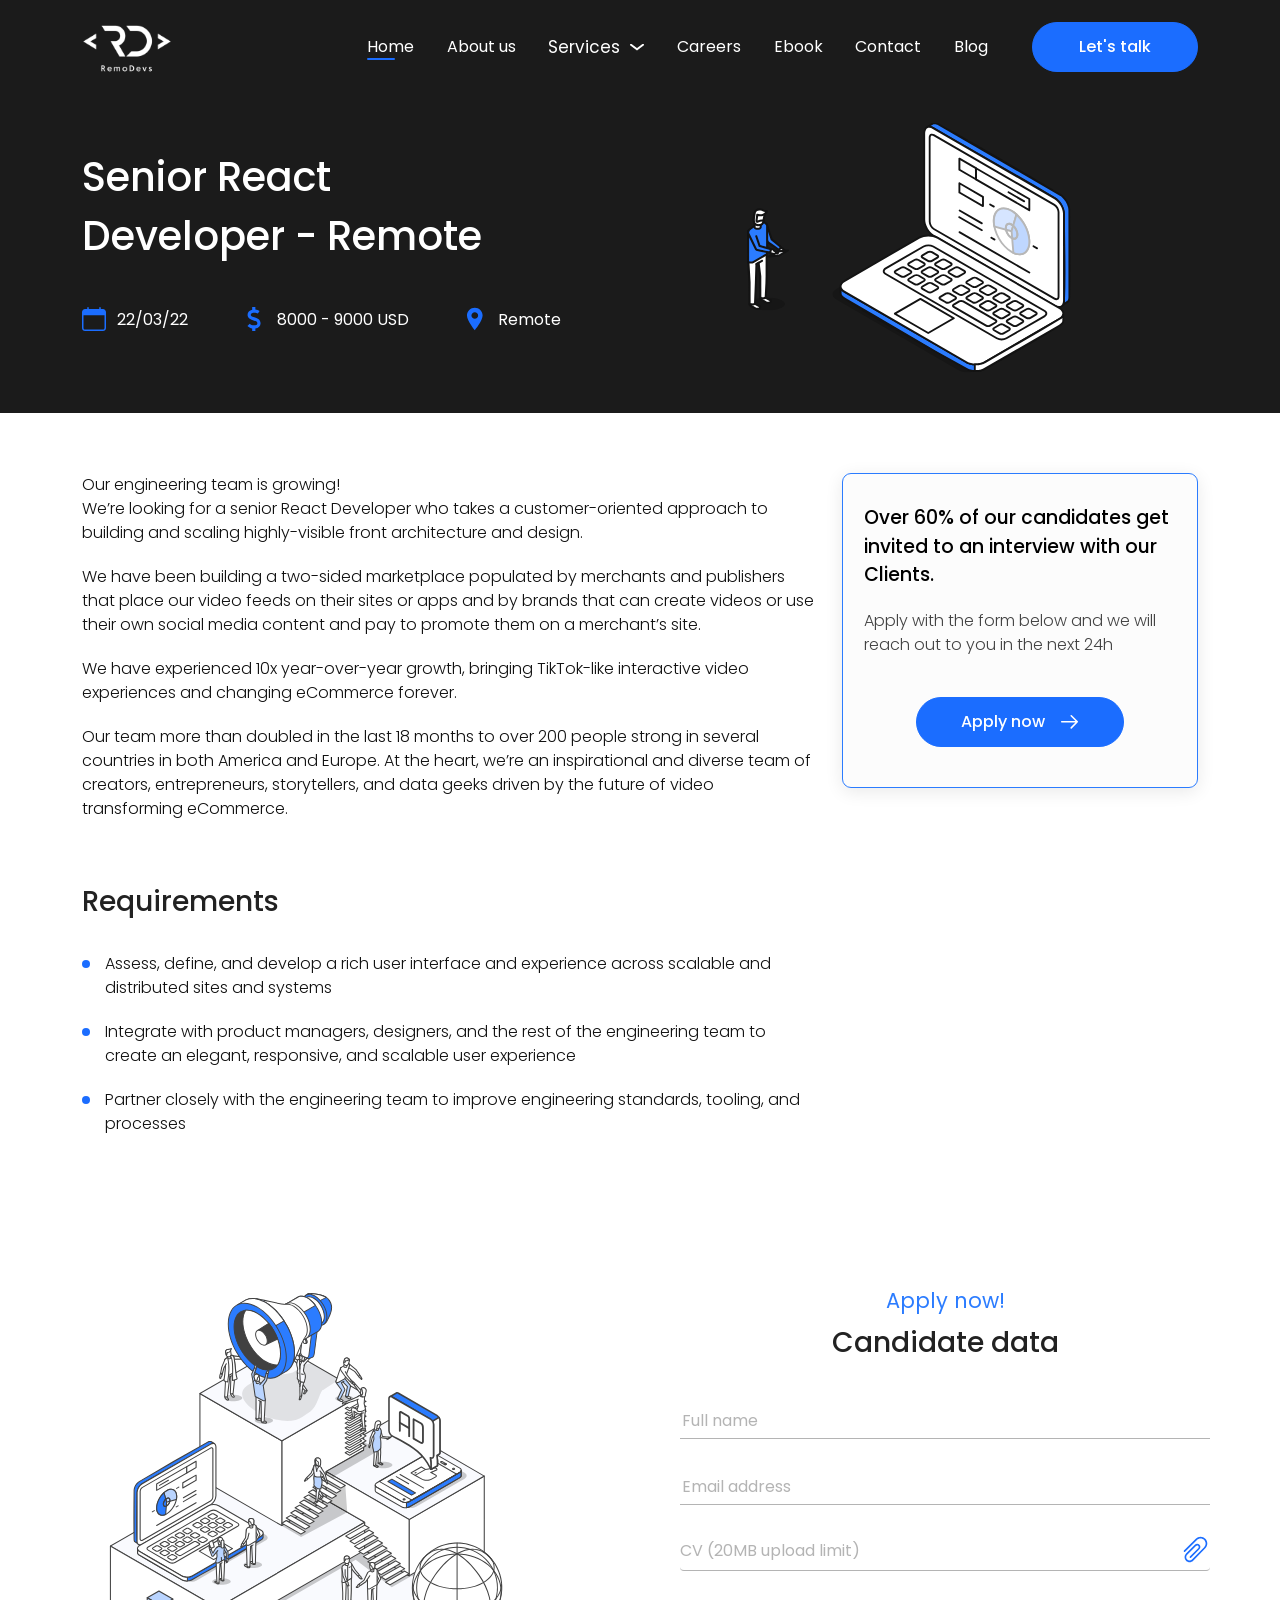
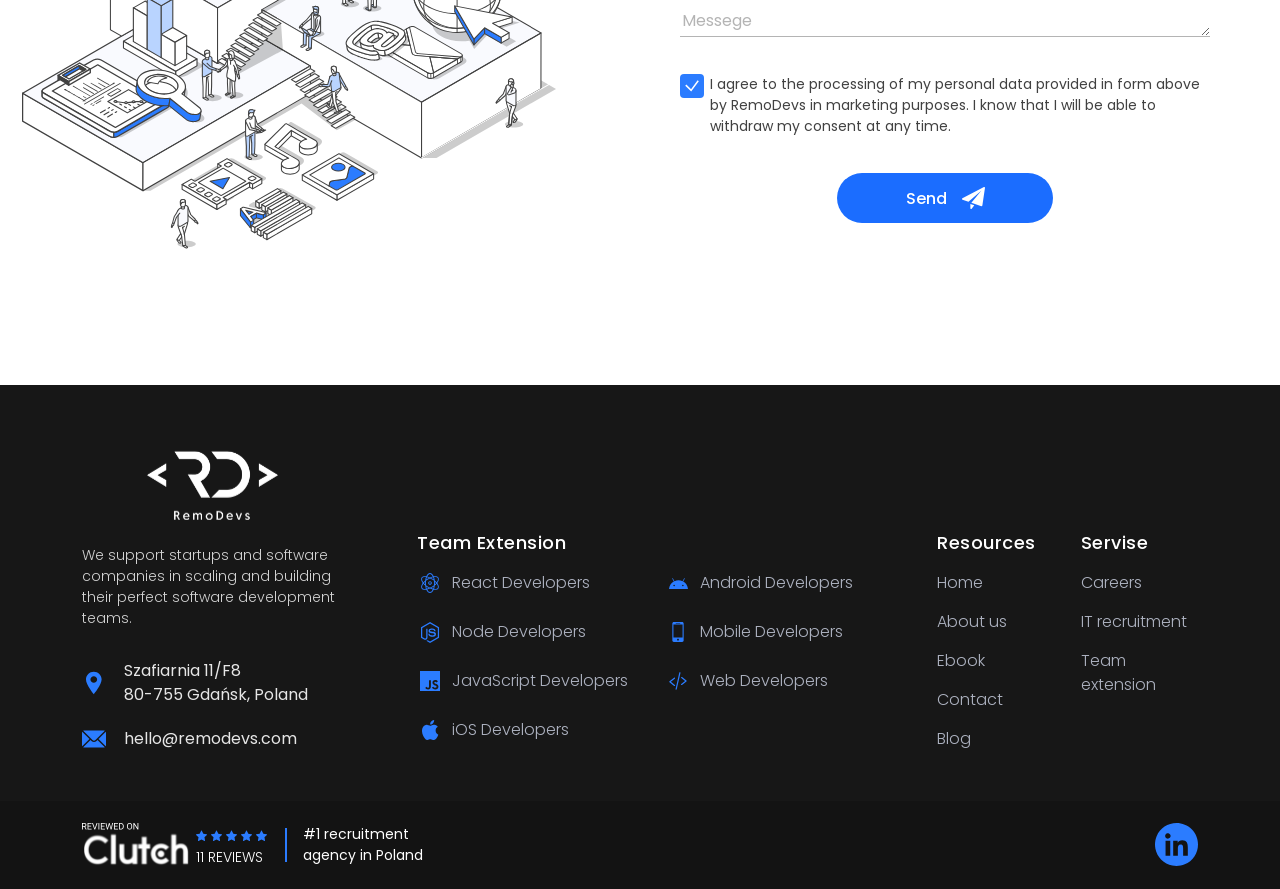
<file: career-open.html>
<!DOCTYPE html>
<html lang="en">

<head>
    <meta charset="UTF-8">
    <meta http-equiv="X-UA-Compatible" content="IE=edge">
    <meta name="viewport" content="width=device-width, initial-scale=1.0">
    <title>Career</title>
    <link rel="apple-touch-icon-precomposed" href="favicon/favicon.png">
    <link rel="icon" href="favicon/favicon.png">
    <link rel="stylesheet" href="css/lib/bootstrap.min.css">
    <link rel="stylesheet" href="css/lib/slick.css">
    <link rel="stylesheet" href="css/lib/jquery.formstyler.css">
    <link rel="stylesheet" href="css/lib/jquery.formstyler.theme.css">
    <link rel="stylesheet" href="css/style.css">
</head>

<body>

    <header class="header header_back">
        <div class="container">
            <div class="row align-items-center">
                <div class="col-xl-3 col-lg-2">
                    <a href="index.html" class="header__logo">
                        <img src="img/logo-white.svg" alt="logo">
                    </a>
                </div>
                <div class="col-xl-7 col-lg-8 mobilemenu-wrapper">
                    <nav class="header__nav">
                        <ul>
                            <li class="active"><a href="#">Home</a></li>
                            <li><a href="#">About us</a></li>
                            <li class="submenu">
                                <a href="#">Services</a>
                                <ul>
                                    <li><a href="#">IT Recruitment</a></li>
                                    <li><a href="#">Team Extension</a></li>
                                </ul>
                            </li>
                            <li><a href="#">Careers</a></li>
                            <li><a href="#">Ebook</a></li>
                            <li><a href="#">Contact</a></li>
                            <li><a href="#">Blog</a></li>
                        </ul>
                        <a href="#" class="header__btn">
                            Let's talk
                        </a>
                    </nav>
                </div>
                <div class="col-xl-2 text-lg-end col-lg-2">
                    <a href="#" class="header__btn">
                        Let's talk
                    </a>
                </div>
            </div>
            <button class="burger">
                <span></span><span></span><span></span>
            </button>
        </div>
    </header>

    <main class="main">
        <section class="career-welcomescreen">
            <div class="container">
                <div class="row align-items-center">
                    <div class="col-lg-7 col-md-8">
                        <div class="textwrapper">
                            <h1>
                                Senior React<br>
                                Developer - Remote
                            </h1>
                            <div class="info">
                                <span class="calendar">22/03/22</span>
                                <span class="price">8000 - 9000 USD</span>
                                <span class="local">Remote</span>
                            </div>
                        </div>
                    </div>
                    <div class="col-lg-5 col-md-4">
                        <div class="imgwrap">
                            <img src="img/careerpic1.svg" alt="img">
                        </div>
                    </div>
                </div>
            </div>
        </section>

        <div class="careerinformation">
            <div class="container">
                <div class="row">
                    <div class="col-md-8">
                        <div class="careerinformation__descr">
                            <p>
                                Our engineering team is growing!<br>
                                We’re looking for a senior React Developer who takes a customer-oriented approach to
                                building and scaling highly-visible front architecture and design.
                            </p>
                            <p>
                                We have been building a two-sided marketplace populated by merchants and publishers that
                                place our video feeds on their sites or apps and by brands that can create videos or use
                                their own social media content and pay to promote them on a merchant’s site.
                            </p>
                            <p>
                                We have experienced 10x year-over-year growth, bringing TikTok-like interactive video
                                experiences and changing eCommerce forever.
                            </p>
                            <p>
                                Our team more than doubled in the last 18 months to over 200 people strong in several
                                countries in both America and Europe. At the heart, we’re an inspirational and diverse
                                team of creators, entrepreneurs, storytellers, and data geeks driven by the future of
                                video transforming eCommerce.
                            </p>
                            <h3>
                                Requirements
                            </h3>
                            <ul>
                                <li>
                                    Assess, define, and develop a rich user interface and experience across scalable and
                                    distributed sites and systems
                                </li>
                                <li>
                                    Integrate with product managers, designers, and the rest of the engineering team to
                                    create an elegant, responsive, and scalable user experience
                                </li>
                                <li>
                                    Partner closely with the engineering team to improve engineering standards, tooling,
                                    and processes
                                </li>
                            </ul>
                        </div>
                    </div>
                    <div class="col-md-4">
                        <div class="applyboxwrapper">
                            <div class="applybox">
                                <p class="title">
                                    Over 60% of our candidates get invited to an interview with our Clients.
                                </p>
                                <div class="descr">
                                    <p>
                                        Apply with the form below and we will reach out to you in the next 24h
                                    </p>
                                </div>
                                <div class="text-center">
                                    <a class="blue-btn border-hover" href="#caropform">
                                        Apply now
                                        <svg width="19" height="15" viewBox="0 0 19 15" fill="none"
                                            xmlns="http://www.w3.org/2000/svg">
                                            <path
                                                d="M11.2285 1.72848L17.2782 7.77817M17.2782 7.77817L11.2285 13.8279M17.2782 7.77817H1.72183"
                                                stroke="white" stroke-width="1.6" stroke-linecap="round"
                                                stroke-linejoin="round"></path>
                                        </svg>
                                    </a>
                                </div>
                            </div>
                        </div>
                    </div>
                </div>
            </div>
        </div>

        <div class="careerformsection careerformsection__careeropen" id="caropform">
            <div class="container">
                <div class="careerformsection__body">
                    <div class="row">
                        <div class="col-lg-6">
                            <div class="picwrap">
                                <img src="img/illustration5.svg" alt="img">
                            </div>
                        </div>
                        <div class="col-lg-6 formsection">
                            <div class="careerformsection__formsecr formsection__form">
                                <p class="subtitle text-center">Apply now!</p>
                                <h4>Candidate data</h4>
                                <form action="#">
                                    <div class="inputfield">
                                        <input type="text" placeholder="Full name">
                                    </div>
                                    <div class="inputfield">
                                        <input type="email" placeholder="Email address">
                                    </div>
                                    <div class="inputfield">
                                        <input type="file" data-placeholder="CV (20MB upload limit)" data-browse=" ">
                                    </div>
                                    <div class="inputfield">
                                        <textarea placeholder="Messege"></textarea>
                                    </div>
                                    <!-- <div class="checkfield">
                                        <input type="checkbox" id="check1" checked="">
                                        <label for="check1">
                                            I agree to the processing of my personal data provided in form above by
                                            RemoDevs in marketing purposes. I know that I will be able to withdraw my
                                            consent at any time.
                                        </label>
                                    </div> -->
                                    <div class="checkfield">
                                        <label for="check1">
                                            <input type="checkbox" id="check1" checked="">
                                            <span>
                                                I agree to the processing of my personal data provided in form above by
                                            RemoDevs in marketing purposes. I know that I will be able to withdraw my
                                            consent at any time.
                                            </span>
                                        </label>
                                    </div>
                                    <div class="text-center">
                                        <button type="submit" class="formbtn blue-btn">
                                            Send
                                            <img src="img/paper-plane.svg" alt="img">
                                        </button>
                                    </div>
                                </form>
                            </div>
                        </div>
                    </div>
                </div>
            </div>
        </div>
    </main>

    <footer class="footer">
        <div class="footer__topsect">
            <div class="container">
                <div class="row">
                    <div class="col-lg-3">
                        <div class="footer__leftinfo">
                            <div class="footer__logo">
                                <a href="index.html"><img src="img/logo-footer.svg" alt="logo"></a>
                            </div>
                            <div class="descr">
                                <p>
                                    We support startups and software companies in scaling and building their perfect
                                    software development teams.
                                </p>
                            </div>
                            <ul>
                                <li class="address">
                                    <a href="#">
                                        Szafiarnia 11/F8<br>
                                        80-755 Gdańsk, Poland
                                    </a>
                                </li>
                                <li class="mail"><a href="#">hello@remodevs.com</a></li>
                            </ul>
                        </div>
                    </div>
                    <div class="col-lg-6">
                        <div class="footer__centernav">
                            <p class="title">Team Extension</p>
                            <ul>
                                <li class="icreact"><a href="#">React Developers</a></li>
                                <li class="icandroid"><a href="#">Android Developers</a></li>
                                <li class="icnode"><a href="#">Node Developers</a></li>
                                <li class="icmob"><a href="#">Mobile Developers</a></li>
                                <li class="icjs"><a href="#">JavaScript Developers</a></li>
                                <li class="icweb"><a href="#">Web Developers</a></li>
                                <li class="icios"><a href="#">iOS Developers</a></li>
                            </ul>
                        </div>
                    </div>
                    <div class="col-lg-3">
                        <div class="footer__rightnav">
                            <div class="listbox">
                                <p class="title">Resources</p>
                                <ul>
                                    <li><a href="#">Home</a></li>
                                    <li><a href="#">About us</a></li>
                                    <li><a href="#">Ebook</a></li>
                                    <li><a href="#">Contact</a></li>
                                    <li><a href="#">Blog</a></li>
                                </ul>
                            </div>
                            <div class="listbox">
                                <p class="title">Servise</p>
                                <ul>
                                    <li><a href="#">Careers</a></li>
                                    <li><a href="#">IT recruitment </a></li>
                                    <li><a href="#">Team extension</a></li>
                                </ul>
                            </div>
                        </div>
                    </div>
                </div>
            </div>
        </div>
        <div class="footer__bottsect">
            <div class="container">
                <div class="row">
                    <div class="col-lg-6 col-md-8">
                        <a href="#">
                            <div class="clutchbox">
                                <div class="clutchbox__left">
                                    <img src="img/clutch-footer.svg" alt="clutch">
                                    <div class="ratingbox">
                                        <div class="stars">
                                            <img src="img/star-blue.svg" alt="star">
                                            <img src="img/star-blue.svg" alt="star">
                                            <img src="img/star-blue.svg" alt="star">
                                            <img src="img/star-blue.svg" alt="star">
                                            <img src="img/star-blue.svg" alt="star">
                                        </div>
                                        <p>
                                            11 reviews
                                        </p>
                                    </div>
                                </div>
                                <div class="clutchbox__right">
                                    <p>
                                        #1 recruitment<br> agency in Poland
                                    </p>
                                </div>
                            </div>
                        </a>
                    </div>
                    <div class="col-lg-6 col-md-4">
                        <div class="text-md-end text-center">
                            <a href="#" target="_blank" class="footln">
                                <svg width="43" height="43" viewBox="0 0 43 43" fill="none"
                                    xmlns="http://www.w3.org/2000/svg">
                                    <g clip-path="url(#clip0_280_4786)">
                                        <path
                                            d="M21.5 0C17.2477 0 13.0909 1.26095 9.55525 3.6234C6.01959 5.98585 3.26388 9.3437 1.6366 13.2723C0.00931556 17.2009 -0.416456 21.5239 0.413126 25.6944C1.24271 29.865 3.29039 33.696 6.29722 36.7028C9.30405 39.7096 13.135 41.7573 17.3056 42.5869C21.4762 43.4165 25.7991 42.9907 29.7277 41.3634C33.6563 39.7361 37.0142 36.9804 39.3766 33.4448C41.7391 29.9091 43 25.7523 43 21.5C43 15.7978 40.7348 10.3292 36.7028 6.2972C32.6708 2.26517 27.2022 0 21.5 0V0ZM15.248 32.8158H10.5576V17.7064H15.248V32.8158ZM12.9 15.6441C12.3602 15.6463 11.8319 15.4885 11.3818 15.1905C10.9316 14.8925 10.58 14.4678 10.3712 13.9699C10.1625 13.4721 10.106 12.9236 10.2089 12.3937C10.3118 11.8638 10.5695 11.3763 10.9494 10.9928C11.3293 10.6094 11.8144 10.3471 12.3433 10.2393C12.8722 10.1314 13.4213 10.1828 13.921 10.3869C14.4207 10.591 14.8487 10.9387 15.1509 11.386C15.4531 11.8333 15.6158 12.3602 15.6186 12.9C15.6201 13.6238 15.335 14.3188 14.8256 14.833C14.3161 15.3473 13.6238 15.6388 12.9 15.6441ZM32.8158 32.8158H28.1282V25.4605C28.1282 23.7066 28.0943 21.4576 25.6897 21.4576C23.2851 21.4576 22.8607 23.3643 22.8607 25.3332V32.8158H18.1901V17.7064H22.691V19.7659H22.7561C23.3813 18.5777 24.9117 17.3245 27.1947 17.3245C31.9417 17.3245 32.8158 20.4533 32.8158 24.5157V32.8158Z"
                                            fill="#2B7CFF" />
                                    </g>
                                    <defs>
                                        <clipPath id="clip0_280_4786">
                                            <rect width="43" height="43" fill="white" />
                                        </clipPath>
                                    </defs>
                                </svg>
                            </a>
                        </div>
                    </div>
                </div>
            </div>
        </div>
    </footer>



    <script src="js/lib/jquery.js"></script>
    <script src="js/lib/slick.min.js"></script>
    <script src="js/lib/jquery.formstyler.min.js"></script>
    <script src="js/common.js"></script>
</body>

</html>
</file>
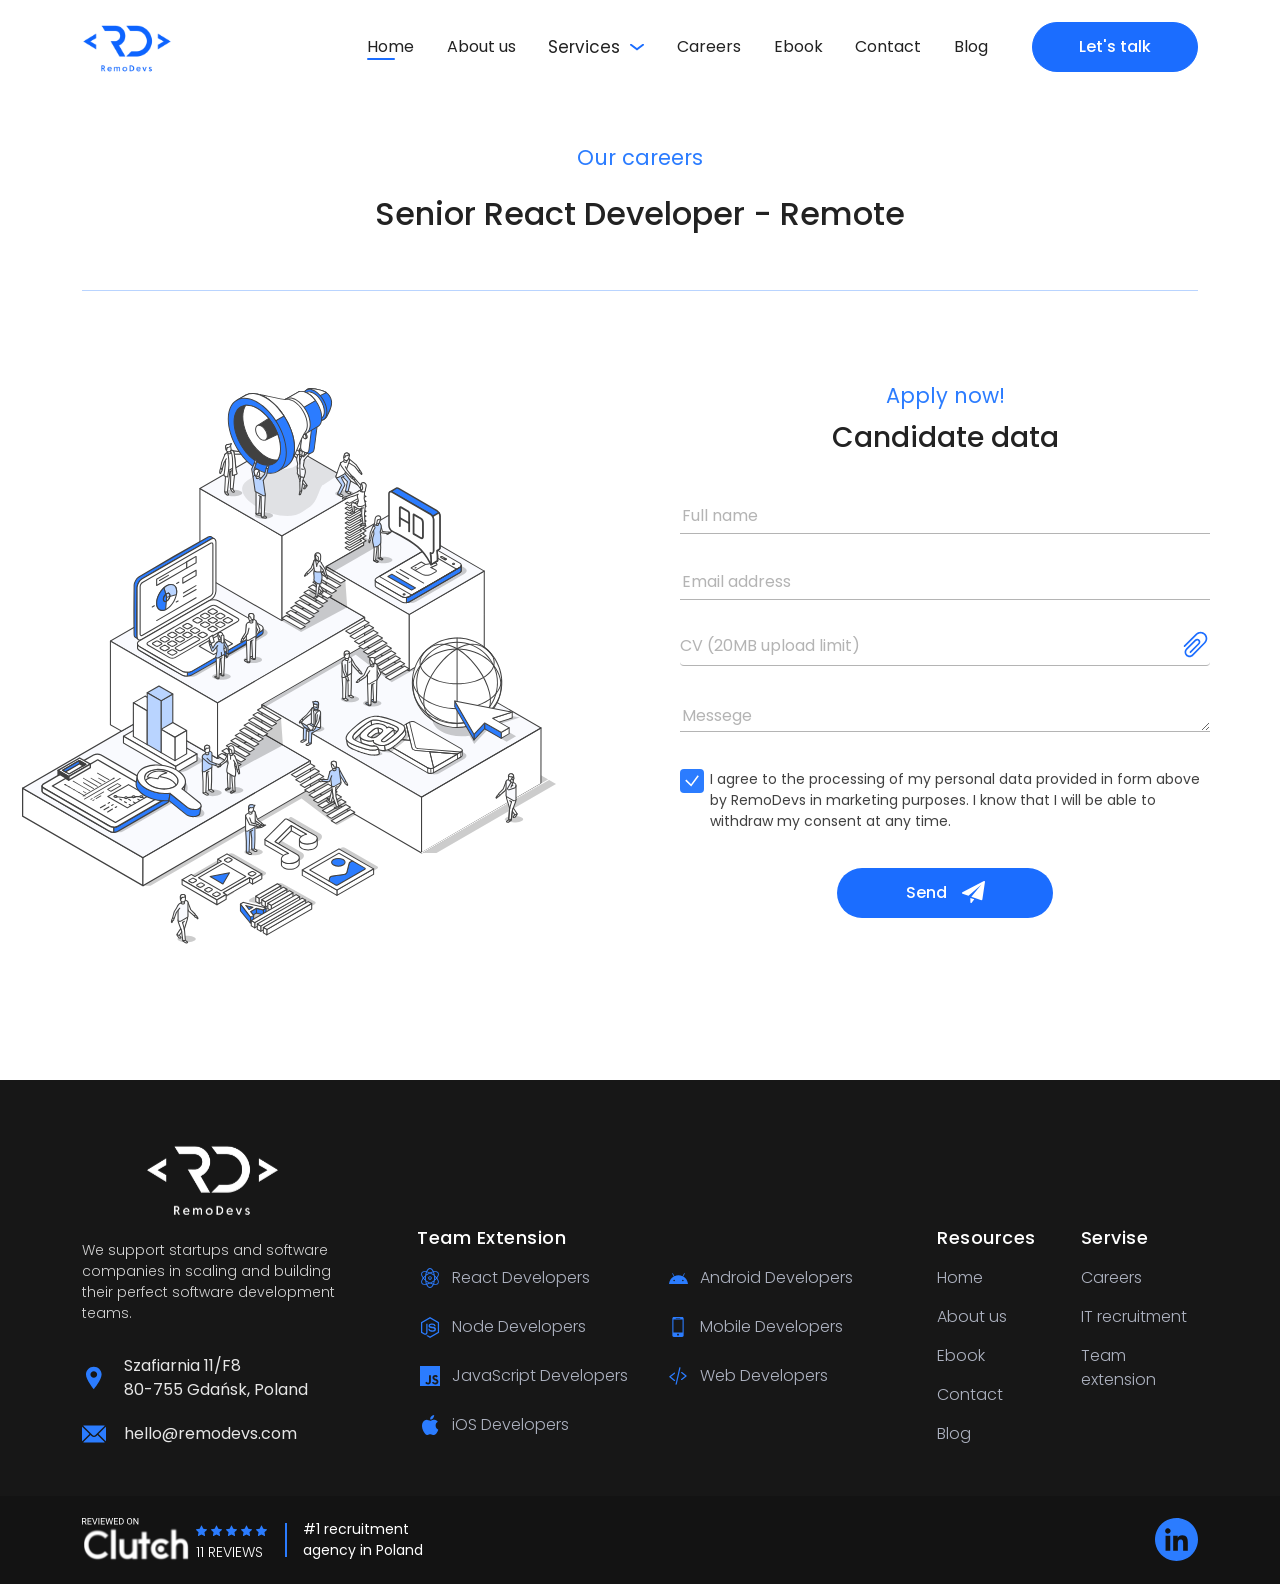
<file: careers-form.html>
<!DOCTYPE html>
<html lang="en">

<head>
    <meta charset="UTF-8">
    <meta http-equiv="X-UA-Compatible" content="IE=edge">
    <meta name="viewport" content="width=device-width, initial-scale=1.0">
    <title>Career Form</title>
    <link rel="apple-touch-icon-precomposed" href="favicon/favicon.png">
    <link rel="icon" href="favicon/favicon.png">
    <link rel="stylesheet" href="css/lib/bootstrap.min.css">
    <link rel="stylesheet" href="css/lib/slick.css">
    <link rel="stylesheet" href="css/lib/jquery.formstyler.css">
    <link rel="stylesheet" href="css/lib/jquery.formstyler.theme.css">
    <link rel="stylesheet" href="css/style.css">
</head>

<body>

    <header class="header">
        <div class="container">
            <div class="row align-items-center">
                <div class="col-xl-3 col-lg-2">
                    <a href="index.html" class="header__logo">
                        <img src="img/logo.svg" alt="logo">
                    </a>
                </div>
                <div class="col-xl-7 col-lg-8 mobilemenu-wrapper">
                    <nav class="header__nav">
                        <ul>
                            <li class="active"><a href="#">Home</a></li>
                            <li><a href="#">About us</a></li>
                            <li class="submenu">
                                <a href="#">Services</a>
                                <ul>
                                    <li><a href="#">IT Recruitment</a></li>
                                    <li><a href="#">Team Extension</a></li>
                                </ul>
                            </li>
                            <li><a href="#">Careers</a></li>
                            <li><a href="#">Ebook</a></li>
                            <li><a href="#">Contact</a></li>
                            <li><a href="#">Blog</a></li>
                        </ul>
                        <a href="#" class="header__btn">
                            Let's talk
                        </a>
                    </nav>
                </div>
                <div class="col-xl-2 text-lg-end col-lg-2">
                    <a href="#" class="header__btn">
                        Let's talk
                    </a>
                </div>
            </div>
            <button class="burger">
                <span></span><span></span><span></span>
            </button>
        </div>
    </header>

    <main class="main">
        <div class="careerformsection">
            <div class="container">
                <div class="careerformsection__header">
                    <p class="subtitle text-center">Our careers</p>
                    <h3 class="text-center">Senior React Developer - Remote</h3>
                </div>
                <div class="careerformsection__body">
                    <div class="row">
                        <div class="col-lg-6">
                            <div class="picwrap">
                                <img src="img/illustration5.svg" alt="img">
                            </div>
                        </div>
                        <div class="col-lg-6 formsection">
                            <div class="careerformsection__formsecr formsection__form">
                                <p class="subtitle text-center">Apply now!</p>
                                <h4>Candidate data</h4>
                                <form action="#">
                                    <div class="inputfield">
                                        <input type="text" placeholder="Full name">
                                    </div>
                                    <div class="inputfield">
                                        <input type="email" placeholder="Email address">
                                    </div>
                                    <div class="inputfield">
                                        <input type="file" data-placeholder="CV (20MB upload limit)" data-browse=" ">
                                    </div>
                                    <div class="inputfield">
                                        <textarea placeholder="Messege"></textarea>
                                    </div>
                                    <!-- <div class="checkfield">
                                        <input type="checkbox" id="check1" checked="">
                                        <label for="check1">
                                            I agree to the processing of my personal data provided in form above by
                                            RemoDevs in marketing purposes. I know that I will be able to withdraw my
                                            consent at any time.
                                        </label>
                                    </div> -->
                                    <div class="checkfield">
                                        <label for="check1">
                                            <input type="checkbox" id="check1" checked="">
                                            <span>
                                                I agree to the processing of my personal data provided in form above by
                                            RemoDevs in marketing purposes. I know that I will be able to withdraw my
                                            consent at any time.
                                            </span>
                                        </label>
                                    </div>
                                    <div class="text-center">
                                        <button type="submit" class="formbtn blue-btn">
                                           Send
                                            <img src="img/paper-plane.svg" alt="img">
                                        </button>
                                    </div>
                                </form>
                            </div>
                        </div>
                    </div>
                </div>
            </div>
        </div>
    </main>

    <footer class="footer">
        <div class="footer__topsect">
            <div class="container">
                <div class="row">
                    <div class="col-lg-3">
                        <div class="footer__leftinfo">
                            <div class="footer__logo">
                                <a href="index.html"><img src="img/logo-footer.svg" alt="logo"></a>
                            </div>
                            <div class="descr">
                                <p>
                                    We support startups and software companies in scaling and building their perfect
                                    software development teams.
                                </p>
                            </div>
                            <ul>
                                <li class="address">
                                    <a href="#">
                                        Szafiarnia 11/F8<br>
                                        80-755 Gdańsk, Poland
                                    </a>
                                </li>
                                <li class="mail"><a href="#">hello@remodevs.com</a></li>
                            </ul>
                        </div>
                    </div>
                    <div class="col-lg-6">
                        <div class="footer__centernav">
                            <p class="title">Team Extension</p>
                            <ul>
                                <li class="icreact"><a href="#">React Developers</a></li>
                                <li class="icandroid"><a href="#">Android Developers</a></li>
                                <li class="icnode"><a href="#">Node Developers</a></li>
                                <li class="icmob"><a href="#">Mobile Developers</a></li>
                                <li class="icjs"><a href="#">JavaScript Developers</a></li>
                                <li class="icweb"><a href="#">Web Developers</a></li>
                                <li class="icios"><a href="#">iOS Developers</a></li>
                            </ul>
                        </div>
                    </div>
                    <div class="col-lg-3">
                        <div class="footer__rightnav">
                            <div class="listbox">
                                <p class="title">Resources</p>
                                <ul>
                                    <li><a href="#">Home</a></li>
                                    <li><a href="#">About us</a></li>
                                    <li><a href="#">Ebook</a></li>
                                    <li><a href="#">Contact</a></li>
                                    <li><a href="#">Blog</a></li>
                                </ul>
                            </div>
                            <div class="listbox">
                                <p class="title">Servise</p>
                                <ul>
                                    <li><a href="#">Careers</a></li>
                                    <li><a href="#">IT recruitment </a></li>
                                    <li><a href="#">Team extension</a></li>
                                </ul>
                            </div>
                        </div>
                    </div>
                </div>
            </div>
        </div>
        <div class="footer__bottsect">
            <div class="container">
                <div class="row">
                    <div class="col-lg-6 col-md-8">
                        <a href="#">
                            <div class="clutchbox">
                                <div class="clutchbox__left">
                                    <img src="img/clutch-footer.svg" alt="clutch">
                                    <div class="ratingbox">
                                        <div class="stars">
                                            <img src="img/star-blue.svg" alt="star">
                                            <img src="img/star-blue.svg" alt="star">
                                            <img src="img/star-blue.svg" alt="star">
                                            <img src="img/star-blue.svg" alt="star">
                                            <img src="img/star-blue.svg" alt="star">
                                        </div>
                                        <p>
                                            11 reviews
                                        </p>
                                    </div>
                                </div>
                                <div class="clutchbox__right">
                                    <p>
                                        #1 recruitment<br> agency in Poland
                                    </p>
                                </div>
                            </div>
                        </a>
                    </div>
                    <div class="col-lg-6 col-md-4">
                        <div class="text-md-end text-center">
                            <a href="#" target="_blank" class="footln">
                                <svg width="43" height="43" viewBox="0 0 43 43" fill="none"
                                    xmlns="http://www.w3.org/2000/svg">
                                    <g clip-path="url(#clip0_280_4786)">
                                        <path
                                            d="M21.5 0C17.2477 0 13.0909 1.26095 9.55525 3.6234C6.01959 5.98585 3.26388 9.3437 1.6366 13.2723C0.00931556 17.2009 -0.416456 21.5239 0.413126 25.6944C1.24271 29.865 3.29039 33.696 6.29722 36.7028C9.30405 39.7096 13.135 41.7573 17.3056 42.5869C21.4762 43.4165 25.7991 42.9907 29.7277 41.3634C33.6563 39.7361 37.0142 36.9804 39.3766 33.4448C41.7391 29.9091 43 25.7523 43 21.5C43 15.7978 40.7348 10.3292 36.7028 6.2972C32.6708 2.26517 27.2022 0 21.5 0V0ZM15.248 32.8158H10.5576V17.7064H15.248V32.8158ZM12.9 15.6441C12.3602 15.6463 11.8319 15.4885 11.3818 15.1905C10.9316 14.8925 10.58 14.4678 10.3712 13.9699C10.1625 13.4721 10.106 12.9236 10.2089 12.3937C10.3118 11.8638 10.5695 11.3763 10.9494 10.9928C11.3293 10.6094 11.8144 10.3471 12.3433 10.2393C12.8722 10.1314 13.4213 10.1828 13.921 10.3869C14.4207 10.591 14.8487 10.9387 15.1509 11.386C15.4531 11.8333 15.6158 12.3602 15.6186 12.9C15.6201 13.6238 15.335 14.3188 14.8256 14.833C14.3161 15.3473 13.6238 15.6388 12.9 15.6441ZM32.8158 32.8158H28.1282V25.4605C28.1282 23.7066 28.0943 21.4576 25.6897 21.4576C23.2851 21.4576 22.8607 23.3643 22.8607 25.3332V32.8158H18.1901V17.7064H22.691V19.7659H22.7561C23.3813 18.5777 24.9117 17.3245 27.1947 17.3245C31.9417 17.3245 32.8158 20.4533 32.8158 24.5157V32.8158Z"
                                            fill="#2B7CFF" />
                                    </g>
                                    <defs>
                                        <clipPath id="clip0_280_4786">
                                            <rect width="43" height="43" fill="white" />
                                        </clipPath>
                                    </defs>
                                </svg>
                            </a>
                        </div>
                    </div>
                </div>
            </div>
        </div>
    </footer>



    <script src="js/lib/jquery.js"></script>
    <script src="js/lib/slick.min.js"></script>
    <script src="js/lib/jquery.formstyler.min.js"></script>
    <script src="js/common.js"></script>
</body>

</html>
</file>
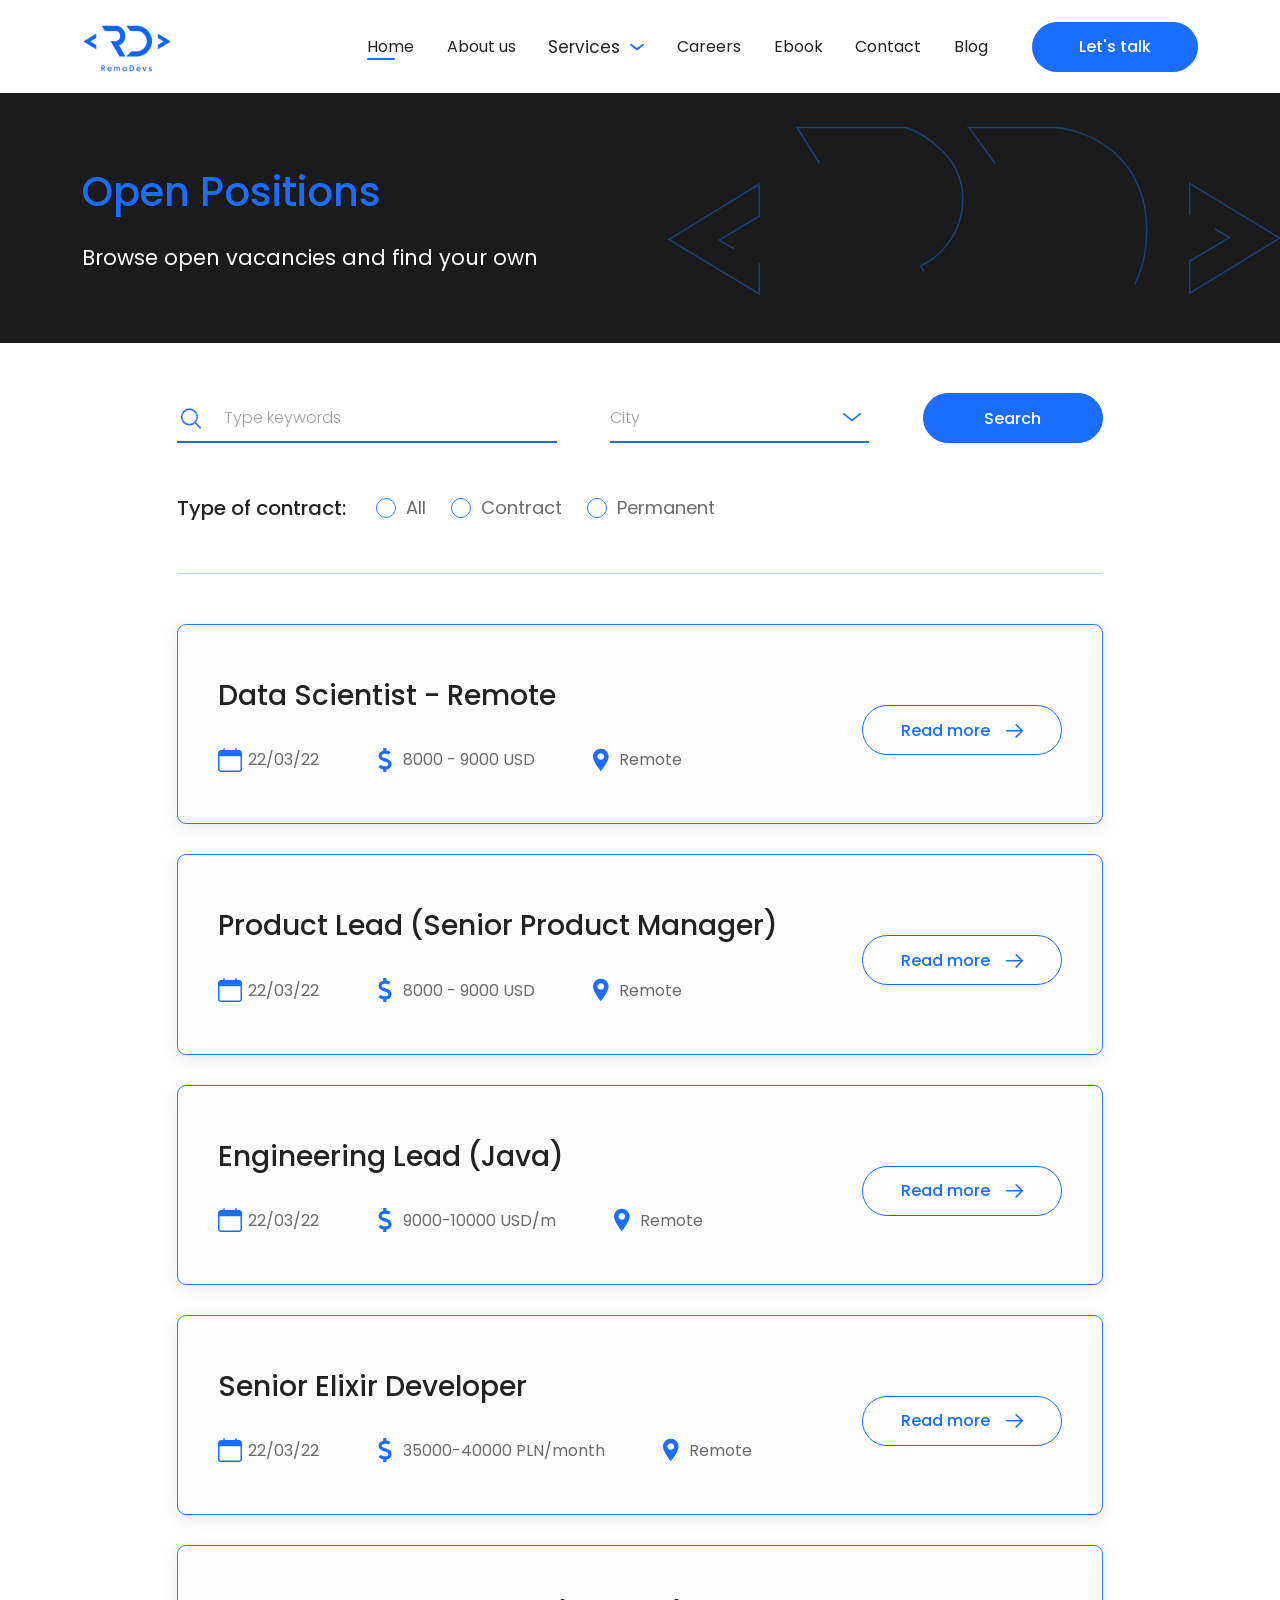
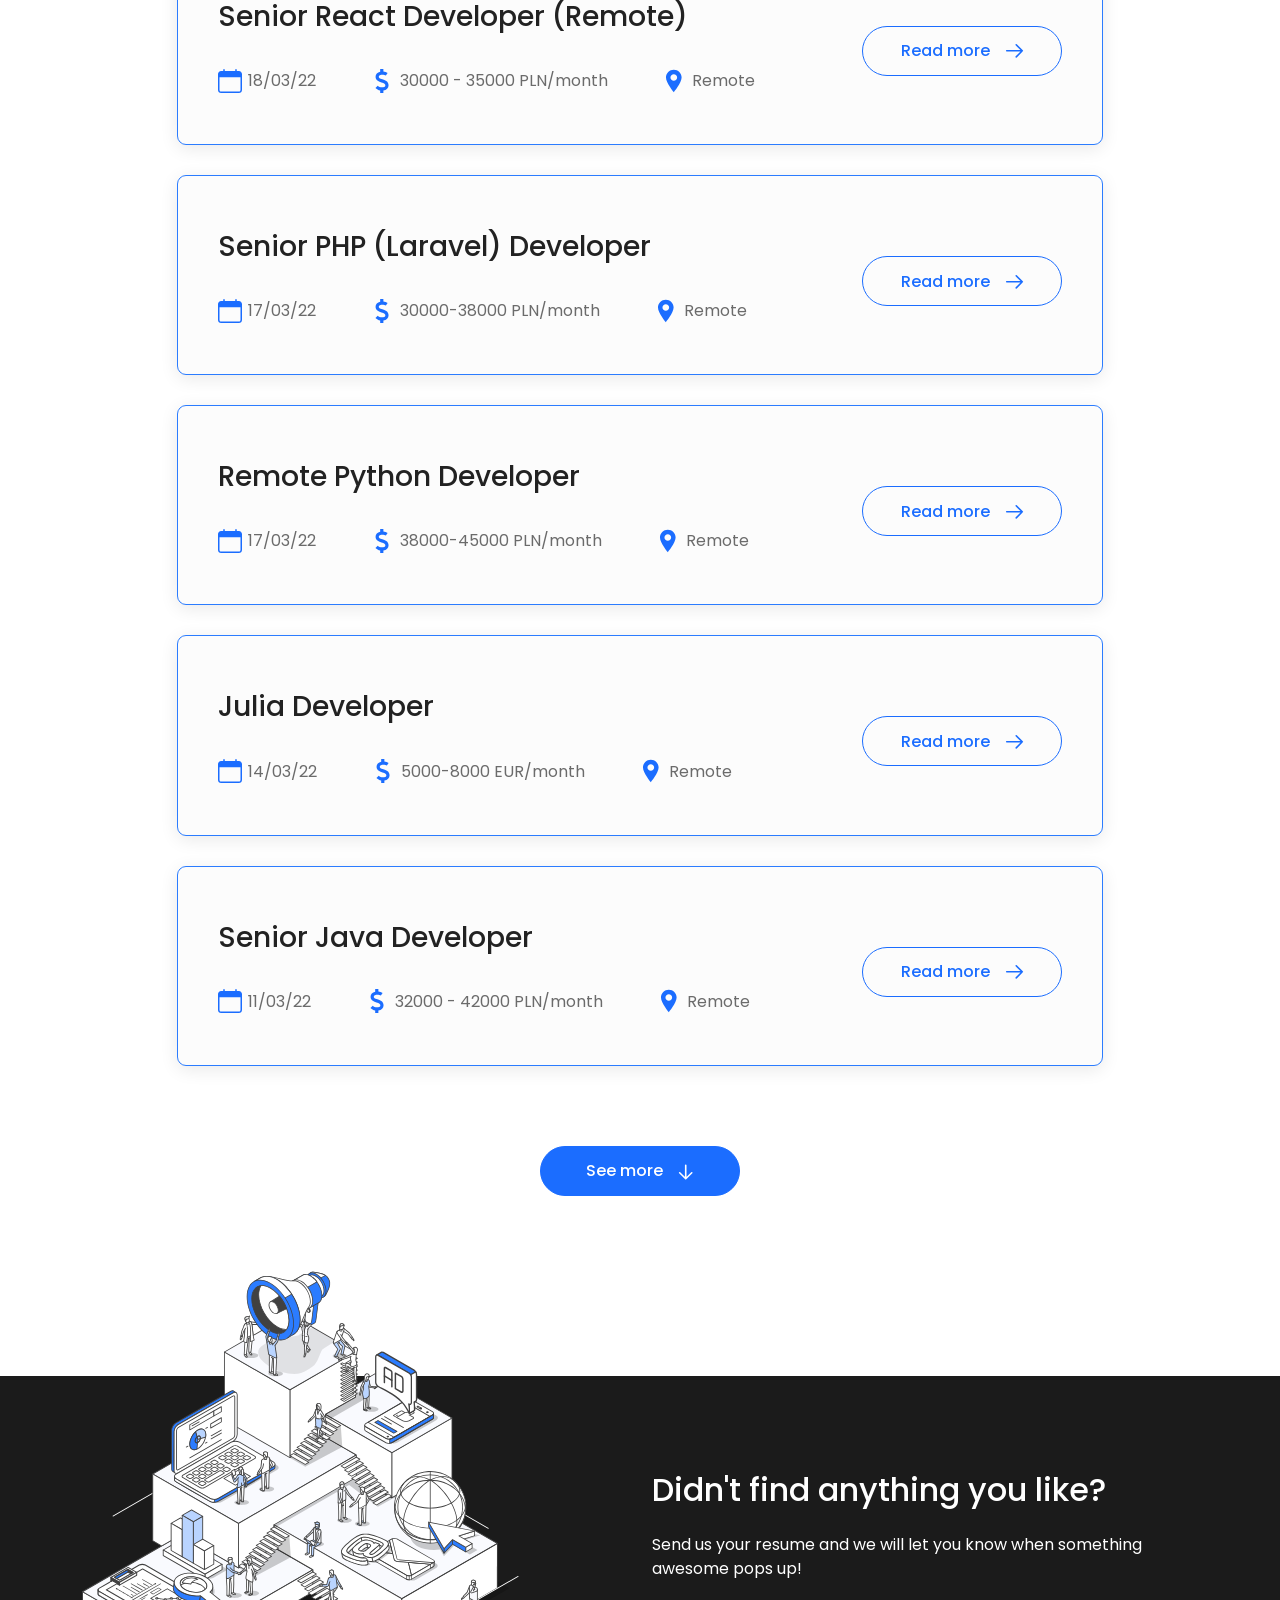
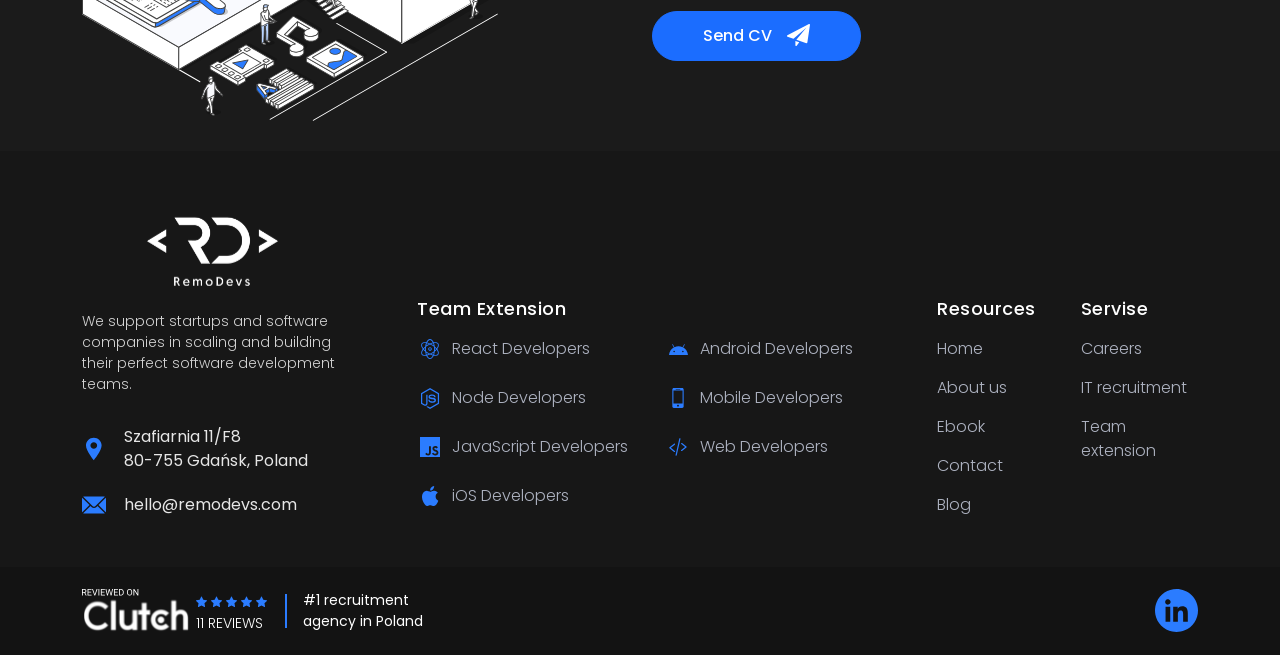
<file: careers.html>
<!DOCTYPE html>
<html lang="en">

<head>
    <meta charset="UTF-8">
    <meta http-equiv="X-UA-Compatible" content="IE=edge">
    <meta name="viewport" content="width=device-width, initial-scale=1.0">
    <title>Careers</title>
    <link rel="apple-touch-icon-precomposed" href="favicon/favicon.png">
    <link rel="icon" href="favicon/favicon.png">
    <link rel="stylesheet" href="css/lib/bootstrap.min.css">
    <link rel="stylesheet" href="css/lib/slick.css">
    <link rel="stylesheet" href="css/lib/jquery.formstyler.css">
    <link rel="stylesheet" href="css/lib/jquery.formstyler.theme.css">
    <link rel="stylesheet" href="css/style.css">
</head>

<body>

    <header class="header">
        <div class="container">
            <div class="row align-items-center">
                <div class="col-xl-3 col-lg-2">
                    <a href="index.html" class="header__logo">
                        <img src="img/logo.svg" alt="logo">
                    </a>
                </div>
                <div class="col-xl-7 col-lg-8 mobilemenu-wrapper">
                    <nav class="header__nav">
                        <ul>
                            <li class="active"><a href="#">Home</a></li>
                            <li><a href="#">About us</a></li>
                            <li class="submenu">
                                <a href="#">Services</a>
                                <ul>
                                    <li><a href="#">IT Recruitment</a></li>
                                    <li><a href="#">Team Extension</a></li>
                                </ul>
                            </li>
                            <li><a href="#">Careers</a></li>
                            <li><a href="#">Ebook</a></li>
                            <li><a href="#">Contact</a></li>
                            <li><a href="#">Blog</a></li>
                        </ul>
                        <a href="#" class="header__btn">
                            Let's talk
                        </a>
                    </nav>
                </div>
                <div class="col-xl-2 text-lg-end col-lg-2">
                    <a href="#" class="header__btn">
                        Let's talk
                    </a>
                </div>
            </div>
            <button class="burger">
                <span></span><span></span><span></span>
            </button>
        </div>
    </header>

    <main class="main">
        <section class="welcscreen-black">
            <div class="container">
                <h1>Open Positions</h1>
                <div class="descr">
                    <p>
                        Browse open vacancies and find your own
                    </p>
                </div>
            </div>
            <img class="absbg" src="img/bglogo2.svg" alt="bg">
        </section>

        <div class="careerssect">
            <div class="careerssect__form">
                <div class="container">
                    <div class="row justify-content-center">
                        <div class="col-xl-10">
                            <form action="#">
                                <div class="topsect">
                                    <div class="inputfield search">
                                        <input type="text" placeholder="Type keywords">
                                    </div>
                                    <div class="inputfield selectfield">
                                        <select data-placeholder="City">
                                            <option></option>
                                            <option value="1">Warsaw</option>
                                            <option value="2">Lublin</option>
                                            <option value="3">Krakow</option>
                                            <option value="4">Katowice</option>
                                        </select>
                                    </div>
                                    <input type="submit" value="Search" class="formbtn blue-btn">
                                </div>
                                <div class="botsect">
                                    <p>Type of contract:</p>
                                    <div class="radiofield">
                                        <input type="radio" id="radio1" name="radio">
                                        <label for="radio1">All</label>
                                    </div>
                                    <div class="radiofield">
                                        <input type="radio" id="radio2" name="radio">
                                        <label for="radio2">Contract</label>
                                    </div>
                                    <div class="radiofield">
                                        <input type="radio" id="radio3" name="radio">
                                        <label for="radio3">Permanent</label>
                                    </div>
                                </div>
                            </form>
                        </div>
                    </div>
                </div>
            </div>
            <div class="careers__result">
                <div class="container">
                    <div class="row justify-content-center">
                        <div class="col-xl-10">
                            <a href="#">
                                <div class="resultnox">
                                    <div class="resultnox__left">
                                        <h4>Data Scientist - Remote</h4>
                                        <div class="info">
                                            <span class="calendar">22/03/22</span>
                                            <span class="price">8000 - 9000 USD</span>
                                            <span class="local">Remote</span>
                                        </div>
                                    </div>
                                    <div class="resultnox__right">
                                        <span class="blue-btn border-hover" href="#">
                                            Read more
                                            <svg width="19" height="15" viewBox="0 0 19 15" fill="none"
                                                xmlns="http://www.w3.org/2000/svg">
                                                <path
                                                    d="M11.2285 1.72848L17.2782 7.77817M17.2782 7.77817L11.2285 13.8279M17.2782 7.77817H1.72183"
                                                    stroke="white" stroke-width="1.6" stroke-linecap="round"
                                                    stroke-linejoin="round"></path>
                                            </svg>
                                        </span>
                                    </div>
                                </div>
                            </a>
                            <a href="#">
                                <div class="resultnox">
                                    <div class="resultnox__left">
                                        <h4>Product Lead (Senior Product Manager)</h4>
                                        <div class="info">
                                            <span class="calendar">22/03/22</span>
                                            <span class="price">8000 - 9000 USD</span>
                                            <span class="local">Remote</span>
                                        </div>
                                    </div>
                                    <div class="resultnox__right">
                                        <span class="blue-btn border-hover" href="#">
                                            Read more
                                            <svg width="19" height="15" viewBox="0 0 19 15" fill="none"
                                                xmlns="http://www.w3.org/2000/svg">
                                                <path
                                                    d="M11.2285 1.72848L17.2782 7.77817M17.2782 7.77817L11.2285 13.8279M17.2782 7.77817H1.72183"
                                                    stroke="white" stroke-width="1.6" stroke-linecap="round"
                                                    stroke-linejoin="round"></path>
                                            </svg>
                                        </span>
                                    </div>
                                </div>
                            </a>
                            <a href="#">
                                <div class="resultnox">
                                    <div class="resultnox__left">
                                        <h4>Engineering Lead (Java)</h4>
                                        <div class="info">
                                            <span class="calendar">22/03/22</span>
                                            <span class="price">9000-10000 USD/m</span>
                                            <span class="local">Remote</span>
                                        </div>
                                    </div>
                                    <div class="resultnox__right">
                                        <span class="blue-btn border-hover" href="#">
                                            Read more
                                            <svg width="19" height="15" viewBox="0 0 19 15" fill="none"
                                                xmlns="http://www.w3.org/2000/svg">
                                                <path
                                                    d="M11.2285 1.72848L17.2782 7.77817M17.2782 7.77817L11.2285 13.8279M17.2782 7.77817H1.72183"
                                                    stroke="white" stroke-width="1.6" stroke-linecap="round"
                                                    stroke-linejoin="round"></path>
                                            </svg>
                                        </span>
                                    </div>
                                </div>
                            </a>
                            <a href="#">
                                <div class="resultnox">
                                    <div class="resultnox__left">
                                        <h4>Senior Elixir Developer</h4>
                                        <div class="info">
                                            <span class="calendar">22/03/22</span>
                                            <span class="price"> 35000-40000 PLN/month</span>
                                            <span class="local">Remote</span>
                                        </div>
                                    </div>
                                    <div class="resultnox__right">
                                        <span class="blue-btn border-hover" href="#">
                                            Read more
                                            <svg width="19" height="15" viewBox="0 0 19 15" fill="none"
                                                xmlns="http://www.w3.org/2000/svg">
                                                <path
                                                    d="M11.2285 1.72848L17.2782 7.77817M17.2782 7.77817L11.2285 13.8279M17.2782 7.77817H1.72183"
                                                    stroke="white" stroke-width="1.6" stroke-linecap="round"
                                                    stroke-linejoin="round"></path>
                                            </svg>
                                        </span>
                                    </div>
                                </div>
                            </a>
                            <a href="#">
                                <div class="resultnox">
                                    <div class="resultnox__left">
                                        <h4>Senior React Developer (Remote)</h4>
                                        <div class="info">
                                            <span class="calendar">18/03/22</span>
                                            <span class="price"> 30000 - 35000 PLN/month</span>
                                            <span class="local">Remote</span>
                                        </div>
                                    </div>
                                    <div class="resultnox__right">
                                        <span class="blue-btn border-hover" href="#">
                                            Read more
                                            <svg width="19" height="15" viewBox="0 0 19 15" fill="none"
                                                xmlns="http://www.w3.org/2000/svg">
                                                <path
                                                    d="M11.2285 1.72848L17.2782 7.77817M17.2782 7.77817L11.2285 13.8279M17.2782 7.77817H1.72183"
                                                    stroke="white" stroke-width="1.6" stroke-linecap="round"
                                                    stroke-linejoin="round"></path>
                                            </svg>
                                        </span>
                                    </div>
                                </div>
                            </a>
                            <a href="#">
                                <div class="resultnox">
                                    <div class="resultnox__left">
                                        <h4>Senior PHP (Laravel) Developer</h4>
                                        <div class="info">
                                            <span class="calendar">17/03/22</span>
                                            <span class="price">30000-38000 PLN/month</span>
                                            <span class="local">Remote</span>
                                        </div>
                                    </div>
                                    <div class="resultnox__right">
                                        <span class="blue-btn border-hover" href="#">
                                            Read more
                                            <svg width="19" height="15" viewBox="0 0 19 15" fill="none"
                                                xmlns="http://www.w3.org/2000/svg">
                                                <path
                                                    d="M11.2285 1.72848L17.2782 7.77817M17.2782 7.77817L11.2285 13.8279M17.2782 7.77817H1.72183"
                                                    stroke="white" stroke-width="1.6" stroke-linecap="round"
                                                    stroke-linejoin="round"></path>
                                            </svg>
                                        </span>
                                    </div>
                                </div>
                            </a>
                            <a href="#">
                                <div class="resultnox">
                                    <div class="resultnox__left">
                                        <h4>Remote Python Developer</h4>
                                        <div class="info">
                                            <span class="calendar">17/03/22</span>
                                            <span class="price"> 38000-45000 PLN/month</span>
                                            <span class="local">Remote</span>
                                        </div>
                                    </div>
                                    <div class="resultnox__right">
                                        <span class="blue-btn border-hover" href="#">
                                            Read more
                                            <svg width="19" height="15" viewBox="0 0 19 15" fill="none"
                                                xmlns="http://www.w3.org/2000/svg">
                                                <path
                                                    d="M11.2285 1.72848L17.2782 7.77817M17.2782 7.77817L11.2285 13.8279M17.2782 7.77817H1.72183"
                                                    stroke="white" stroke-width="1.6" stroke-linecap="round"
                                                    stroke-linejoin="round"></path>
                                            </svg>
                                        </span>
                                    </div>
                                </div>
                            </a>
                            <a href="#">
                                <div class="resultnox">
                                    <div class="resultnox__left">
                                        <h4>Julia Developer</h4>
                                        <div class="info">
                                            <span class="calendar">14/03/22</span>
                                            <span class="price"> 5000-8000 EUR/month</span>
                                            <span class="local">Remote</span>
                                        </div>
                                    </div>
                                    <div class="resultnox__right">
                                        <span class="blue-btn border-hover" href="#">
                                            Read more
                                            <svg width="19" height="15" viewBox="0 0 19 15" fill="none"
                                                xmlns="http://www.w3.org/2000/svg">
                                                <path
                                                    d="M11.2285 1.72848L17.2782 7.77817M17.2782 7.77817L11.2285 13.8279M17.2782 7.77817H1.72183"
                                                    stroke="white" stroke-width="1.6" stroke-linecap="round"
                                                    stroke-linejoin="round"></path>
                                            </svg>
                                        </span>
                                    </div>
                                </div>
                            </a>
                            <a href="#">
                                <div class="resultnox">
                                    <div class="resultnox__left">
                                        <h4>Senior Java Developer</h4>
                                        <div class="info">
                                            <span class="calendar">11/03/22</span>
                                            <span class="price">32000 - 42000 PLN/month</span>
                                            <span class="local">Remote</span>
                                        </div>
                                    </div>
                                    <div class="resultnox__right">
                                        <span class="blue-btn border-hover" href="#">
                                            Read more
                                            <svg width="19" height="15" viewBox="0 0 19 15" fill="none"
                                                xmlns="http://www.w3.org/2000/svg">
                                                <path
                                                    d="M11.2285 1.72848L17.2782 7.77817M17.2782 7.77817L11.2285 13.8279M17.2782 7.77817H1.72183"
                                                    stroke="white" stroke-width="1.6" stroke-linecap="round"
                                                    stroke-linejoin="round"></path>
                                            </svg>
                                        </span>
                                    </div>
                                </div>
                            </a>
                        </div>
                    </div>
                    <div class="seemore">
                        <a href="#" class="blue-btn">
                            See more
                            <svg width="16" height="18" viewBox="0 0 16 18" fill="none"
                                xmlns="http://www.w3.org/2000/svg">
                                <path
                                    d="M13.7715 10.7285L7.72182 16.7782M7.72182 16.7782L1.67213 10.7285M7.72182 16.7782L7.72183 3.22182"
                                    stroke="white" stroke-width="1.6" stroke-linecap="round" stroke-linejoin="round" />
                            </svg>

                        </a>
                    </div>
                </div>
            </div>









        </div>

        <section class="sendcv">
            <div class="container">
                <div class="row align-items-xl-end align-items-lg-center">
                    <div class="col-lg-6">
                        <div class="sendcv__imgwrap">
                            <img src="img/illustration5.svg" alt="img">
                        </div>
                    </div>
                    <div class="col-lg-6">
                        <div class="sendcv__descr">
                            <h3>Didn't find anything you like?</h3>
                            <p>
                                Send us your resume and we will let you know when
                                something awesome pops up!
                            </p>
                            <a href="#" class="formbtn blue-btn">
                                Send CV
                                <svg width="23" height="23" viewBox="0 0 23 23" fill="none"
                                    xmlns="http://www.w3.org/2000/svg">
                                    <g clip-path="url(#clip0_280_4722)">
                                        <path
                                            d="M8.3855 16.8779V21.3227C8.3855 21.6332 8.58483 21.9082 8.88 22.006C8.95379 22.0299 9.0295 22.0414 9.10425 22.0414C9.3285 22.0414 9.54508 21.936 9.68308 21.7482L12.283 18.21L8.3855 16.8779Z"
                                            fill="white" />
                                        <path
                                            d="M22.6982 0.133293C22.4778 -0.0229151 22.1883 -0.0439984 21.9488 0.0815433L0.386251 11.342C0.131334 11.4752 -0.019124 11.7473 0.00195929 12.0339C0.024001 12.3214 0.214709 12.5667 0.485918 12.6597L6.48029 14.7086L19.2463 3.79317L9.36775 15.6947L19.414 19.1284C19.4887 19.1533 19.5673 19.1668 19.6459 19.1668C19.7762 19.1668 19.9056 19.1313 20.0196 19.0623C20.2017 18.9511 20.3253 18.7643 20.357 18.5544L22.9924 0.82521C23.0317 0.556877 22.9186 0.29046 22.6982 0.133293Z"
                                            fill="white" />
                                    </g>
                                    <defs>
                                        <clipPath id="clip0_280_4722">
                                            <rect width="23" height="23" fill="white" />
                                        </clipPath>
                                    </defs>
                                </svg>

                            </a>
                        </div>
                    </div>
                </div>
            </div>
        </section>

    </main>

    <footer class="footer">
        <div class="footer__topsect">
            <div class="container">
                <div class="row">
                    <div class="col-lg-3">
                        <div class="footer__leftinfo">
                            <div class="footer__logo">
                                <a href="index.html"><img src="img/logo-footer.svg" alt="logo"></a>
                            </div>
                            <div class="descr">
                                <p>
                                    We support startups and software companies in scaling and building their perfect
                                    software development teams.
                                </p>
                            </div>
                            <ul>
                                <li class="address">
                                    <a href="#">
                                        Szafiarnia 11/F8<br>
                                        80-755 Gdańsk, Poland
                                    </a>
                                </li>
                                <li class="mail"><a href="#">hello@remodevs.com</a></li>
                            </ul>
                        </div>
                    </div>
                    <div class="col-lg-6">
                        <div class="footer__centernav">
                            <p class="title">Team Extension</p>
                            <ul>
                                <li class="icreact"><a href="#">React Developers</a></li>
                                <li class="icandroid"><a href="#">Android Developers</a></li>
                                <li class="icnode"><a href="#">Node Developers</a></li>
                                <li class="icmob"><a href="#">Mobile Developers</a></li>
                                <li class="icjs"><a href="#">JavaScript Developers</a></li>
                                <li class="icweb"><a href="#">Web Developers</a></li>
                                <li class="icios"><a href="#">iOS Developers</a></li>
                            </ul>
                        </div>
                    </div>
                    <div class="col-lg-3">
                        <div class="footer__rightnav">
                            <div class="listbox">
                                <p class="title">Resources</p>
                                <ul>
                                    <li><a href="#">Home</a></li>
                                    <li><a href="#">About us</a></li>
                                    <li><a href="#">Ebook</a></li>
                                    <li><a href="#">Contact</a></li>
                                    <li><a href="#">Blog</a></li>
                                </ul>
                            </div>
                            <div class="listbox">
                                <p class="title">Servise</p>
                                <ul>
                                    <li><a href="#">Careers</a></li>
                                    <li><a href="#">IT recruitment </a></li>
                                    <li><a href="#">Team extension</a></li>
                                </ul>
                            </div>
                        </div>
                    </div>
                </div>
            </div>
        </div>
        <div class="footer__bottsect">
            <div class="container">
                <div class="row">
                    <div class="col-lg-6 col-md-8">
                        <a href="#">
                            <div class="clutchbox">
                                <div class="clutchbox__left">
                                    <img src="img/clutch-footer.svg" alt="clutch">
                                    <div class="ratingbox">
                                        <div class="stars">
                                            <img src="img/star-blue.svg" alt="star">
                                            <img src="img/star-blue.svg" alt="star">
                                            <img src="img/star-blue.svg" alt="star">
                                            <img src="img/star-blue.svg" alt="star">
                                            <img src="img/star-blue.svg" alt="star">
                                        </div>
                                        <p>
                                            11 reviews
                                        </p>
                                    </div>
                                </div>
                                <div class="clutchbox__right">
                                    <p>
                                        #1 recruitment<br> agency in Poland
                                    </p>
                                </div>
                            </div>
                        </a>
                    </div>
                    <div class="col-lg-6 col-md-4">
                        <div class="text-md-end text-center">
                            <a href="#" target="_blank" class="footln">
                                <svg width="43" height="43" viewBox="0 0 43 43" fill="none"
                                    xmlns="http://www.w3.org/2000/svg">
                                    <g clip-path="url(#clip0_280_4786)">
                                        <path
                                            d="M21.5 0C17.2477 0 13.0909 1.26095 9.55525 3.6234C6.01959 5.98585 3.26388 9.3437 1.6366 13.2723C0.00931556 17.2009 -0.416456 21.5239 0.413126 25.6944C1.24271 29.865 3.29039 33.696 6.29722 36.7028C9.30405 39.7096 13.135 41.7573 17.3056 42.5869C21.4762 43.4165 25.7991 42.9907 29.7277 41.3634C33.6563 39.7361 37.0142 36.9804 39.3766 33.4448C41.7391 29.9091 43 25.7523 43 21.5C43 15.7978 40.7348 10.3292 36.7028 6.2972C32.6708 2.26517 27.2022 0 21.5 0V0ZM15.248 32.8158H10.5576V17.7064H15.248V32.8158ZM12.9 15.6441C12.3602 15.6463 11.8319 15.4885 11.3818 15.1905C10.9316 14.8925 10.58 14.4678 10.3712 13.9699C10.1625 13.4721 10.106 12.9236 10.2089 12.3937C10.3118 11.8638 10.5695 11.3763 10.9494 10.9928C11.3293 10.6094 11.8144 10.3471 12.3433 10.2393C12.8722 10.1314 13.4213 10.1828 13.921 10.3869C14.4207 10.591 14.8487 10.9387 15.1509 11.386C15.4531 11.8333 15.6158 12.3602 15.6186 12.9C15.6201 13.6238 15.335 14.3188 14.8256 14.833C14.3161 15.3473 13.6238 15.6388 12.9 15.6441ZM32.8158 32.8158H28.1282V25.4605C28.1282 23.7066 28.0943 21.4576 25.6897 21.4576C23.2851 21.4576 22.8607 23.3643 22.8607 25.3332V32.8158H18.1901V17.7064H22.691V19.7659H22.7561C23.3813 18.5777 24.9117 17.3245 27.1947 17.3245C31.9417 17.3245 32.8158 20.4533 32.8158 24.5157V32.8158Z"
                                            fill="#2B7CFF" />
                                    </g>
                                    <defs>
                                        <clipPath id="clip0_280_4786">
                                            <rect width="43" height="43" fill="white" />
                                        </clipPath>
                                    </defs>
                                </svg>
                            </a>
                        </div>
                    </div>
                </div>
            </div>
        </div>
    </footer>



    <script src="js/lib/jquery.js"></script>
    <script src="js/lib/slick.min.js"></script>
    <script src="js/lib/jquery.formstyler.min.js"></script>
    <script src="js/common.js"></script>
</body>

</html>
</file>
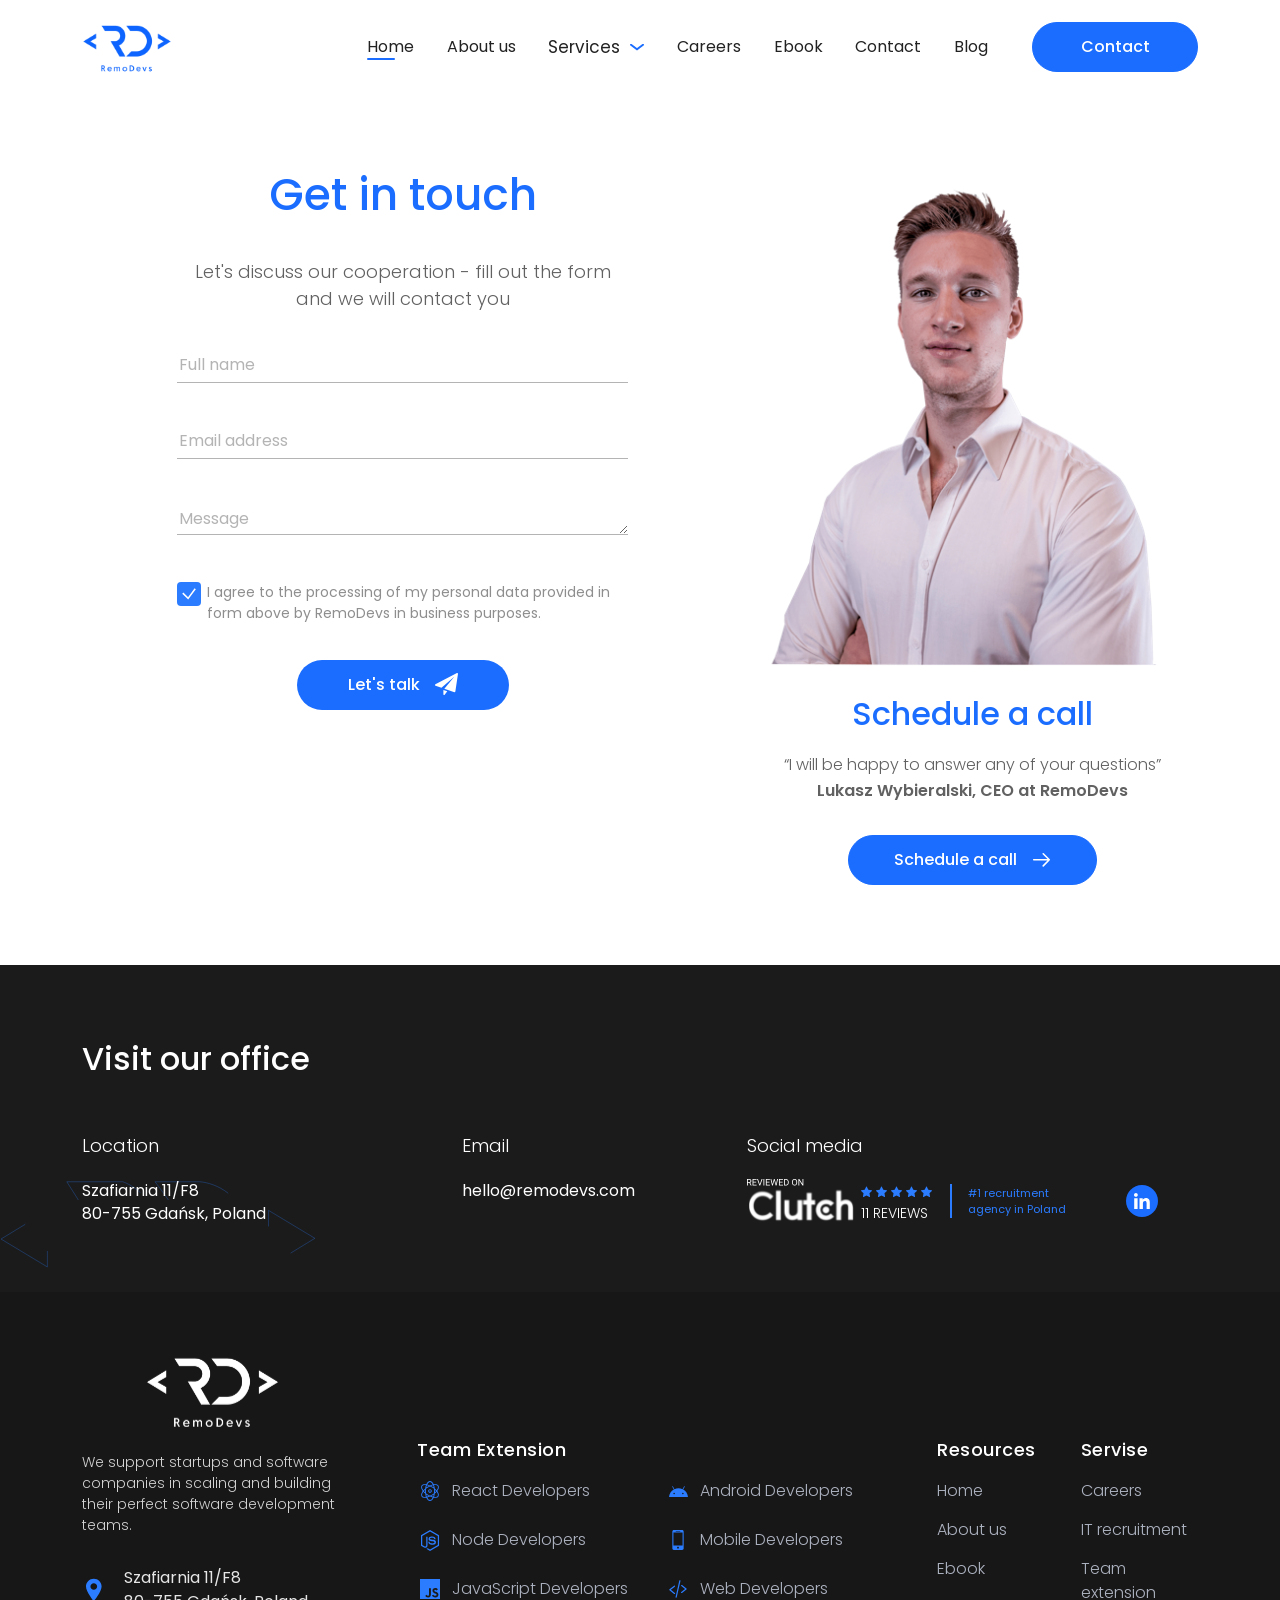
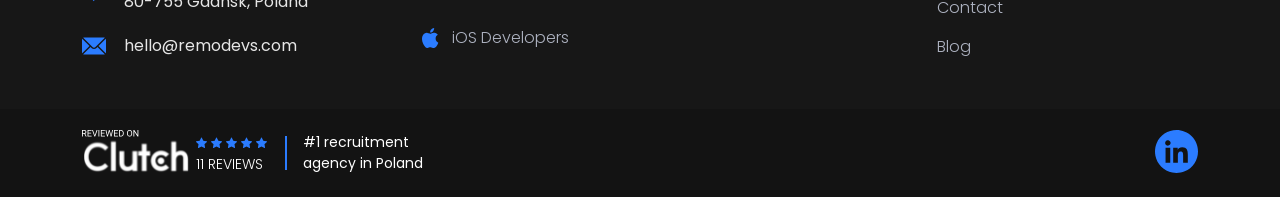
<file: contacts.html>
<!DOCTYPE html>
<html lang="en">

<head>
    <meta charset="UTF-8">
    <meta http-equiv="X-UA-Compatible" content="IE=edge">
    <meta name="viewport" content="width=device-width, initial-scale=1.0">
    <title>Contacts</title>
    <link rel="apple-touch-icon-precomposed" href="favicon/favicon.png">
    <link rel="icon" href="favicon/favicon.png">
    <link rel="stylesheet" href="css/lib/bootstrap.min.css">
    <link rel="stylesheet" href="css/lib/slick.css">
    <link rel="stylesheet" href="css/style.css">
</head>

<body>

    <header class="header">
        <div class="container">
            <div class="row align-items-center">
                <div class="col-xl-3 col-lg-2">
                    <a href="index.html" class="header__logo">
                        <img src="img/logo.svg" alt="logo">
                    </a>
                </div>
                <div class="col-xl-7 col-lg-8 mobilemenu-wrapper">
                    <nav class="header__nav">
                        <ul>
                            <li class="active"><a href="#">Home</a></li>
                            <li><a href="#">About us</a></li>
                            <li class="submenu">
                                <a href="#">Services</a>
                                <ul>
                                    <li><a href="#">IT Recruitment</a></li>
                                    <li><a href="#">Team Extension</a></li>
                                </ul>
                            </li>
                            <li><a href="#">Careers</a></li>
                            <li><a href="#">Ebook</a></li>
                            <li><a href="#">Contact</a></li>
                            <li><a href="#">Blog</a></li>
                        </ul>
                        <a href="#" class="header__btn">
                            Let's talk
                        </a>
                    </nav>
                </div>
                <div class="col-xl-2 text-lg-end col-lg-2">
                    <a href="#" class="header__btn">
                        Contact
                    </a>
                </div>
            </div>
            <button class="burger">
                <span></span><span></span><span></span>
            </button>
        </div>
    </header>

    <main class="main">
        <section class="contactssect">
            <div class="container">
                <div class="row">
                    <div class="col-xl-5 offset-xl-1 col-lg-6">
                        <div class="contactssect__left">
                            <h1>Get in touch</h1>
                            <p>
                                Let's discuss our cooperation - fill out the form and we will contact you
                            </p>
                            <div class="formsection">
                                <form action="#" class="formsection__form ">
                                    <div class="inputfield">
                                        <input type="text" placeholder="Full name">
                                    </div>
                                    <div class="inputfield">
                                        <input type="email" placeholder="Email address">
                                    </div>
                                    <div class="inputfield">
                                        <textarea placeholder="Message"></textarea>
                                    </div>
                                    <div class="checkfield">
                                        <label for="check1">
                                            <input type="checkbox" id="check1" checked="">
                                            <span>
                                                I agree to the processing of my personal data provided in form above by
                                                RemoDevs in business purposes.
                                            </span>
                                        </label>
                                    </div>
                                    <div class="text-center">
                                        <button type="submit" class="formbtn blue-btn">
                                            Let's talk
                                            <img src="img/paper-plane.svg" alt="img">
                                        </button>
                                    </div>
                                </form>
                            </div>
                        </div>
                    </div>
                    <div class="col-xl-5 offset-xl-1 col-lg-6">
                        <div class="contactssect__right">
                            <div class="continfowrapper">
                                <img src="img/new/lukaszphoto.png" alt="photo" class="contuserphoto">
                                <p class="title">Schedule a call</p>
                                <div class="descr">
                                    <p>
                                        “I will be happy to answer any of your questions”<br>
                                        <b>Lukasz Wybieralski, CEO at RemoDevs</b>
                                    </p>
                                </div>
                                <a class="blue-btn" href="#">Schedule a call <img src="img/btn-arrow.svg"
                                        alt="arrow"></a>
                            </div>
                        </div>
                    </div>
                </div>
            </div>
        </section>

        <section class="addresssect">
            <div class="container">
                <h3>Visit our office</h3>

                <div class="row">
                    <div class="col-xl-4 col-lg-3 col-md-6">
                        <div class="addrbox">
                            <p class="title">Location</p>
                            <p class="descr">
                                Szafiarnia 11/F8<br>
                                80-755 Gdańsk, Poland
                            </p>
                        </div>
                    </div>
                    <div class="col-xl-3 col-lg-3 col-md-6">
                        <div class="addrbox">
                            <p class="title">Email</p>
                            <a href="#" class="descr">
                                hello@remodevs.com
                            </a>
                        </div>
                    </div>
                    <div class="col-xl-5 col-lg-6">
                        <div class="addrbox">

                            <p class="title">Social media</p>
                            <div class="addrbox-lr">
                                <div class="addrbox__left">
                                    <a href="#">
                                        <div class="clutchbox">
                                            <div class="clutchbox__left">
                                                <img src="img/clutch-footer.svg" alt="clutch">
                                                <div class="ratingbox">
                                                    <div class="stars">
                                                        <img src="img/star-blue.svg" alt="star">
                                                        <img src="img/star-blue.svg" alt="star">
                                                        <img src="img/star-blue.svg" alt="star">
                                                        <img src="img/star-blue.svg" alt="star">
                                                        <img src="img/star-blue.svg" alt="star">
                                                    </div>
                                                    <p>
                                                        11 reviews
                                                    </p>
                                                </div>
                                            </div>
                                            <div class="clutchbox__right">
                                                <p>
                                                    #1 recruitment<br> agency in Poland
                                                </p>
                                            </div>
                                        </div>
                                    </a>
                                </div>
                                <div class="addrbox__right">
                                    <a href="#"><img src="img/lnblue.svg" alt="linkedin"></a>
                                </div>
                            </div>
                        </div>
                    </div>
                </div>
            </div>
            <img class="absbg" src="img/bglogo2.svg" alt="bg">
        </section>
    </main>

    <footer class="footer">
        <div class="footer__topsect">
            <div class="container">
                <div class="row">
                    <div class="col-lg-3">
                        <div class="footer__leftinfo">
                            <div class="footer__logo">
                                <a href="index.html"><img src="img/logo-footer.svg" alt="logo"></a>
                            </div>
                            <div class="descr">
                                <p>
                                    We support startups and software companies in scaling and building their perfect
                                    software development teams.
                                </p>
                            </div>
                            <ul>
                                <li class="address">
                                    <a href="#">
                                        Szafiarnia 11/F8<br>
                                        80-755 Gdańsk, Poland
                                    </a>
                                </li>
                                <li class="mail"><a href="#">hello@remodevs.com</a></li>
                            </ul>
                        </div>
                    </div>
                    <div class="col-lg-6">
                        <div class="footer__centernav">
                            <p class="title">Team Extension</p>
                            <ul>
                                <li class="icreact"><a href="#">React Developers</a></li>
                                <li class="icandroid"><a href="#">Android Developers</a></li>
                                <li class="icnode"><a href="#">Node Developers</a></li>
                                <li class="icmob"><a href="#">Mobile Developers</a></li>
                                <li class="icjs"><a href="#">JavaScript Developers</a></li>
                                <li class="icweb"><a href="#">Web Developers</a></li>
                                <li class="icios"><a href="#">iOS Developers</a></li>
                            </ul>
                        </div>
                    </div>
                    <div class="col-lg-3">
                        <div class="footer__rightnav">
                            <div class="listbox">
                                <p class="title">Resources</p>
                                <ul>
                                    <li><a href="#">Home</a></li>
                                    <li><a href="#">About us</a></li>
                                    <li><a href="#">Ebook</a></li>
                                    <li><a href="#">Contact</a></li>
                                    <li><a href="#">Blog</a></li>
                                </ul>
                            </div>
                            <div class="listbox">
                                <p class="title">Servise</p>
                                <ul>
                                    <li><a href="#">Careers</a></li>
                                    <li><a href="#">IT recruitment </a></li>
                                    <li><a href="#">Team extension</a></li>
                                </ul>
                            </div>
                        </div>
                    </div>
                </div>
            </div>
        </div>
        <div class="footer__bottsect">
            <div class="container">
                <div class="row">
                    <div class="col-lg-6 col-md-8">
                        <a href="#">
                            <div class="clutchbox">
                                <div class="clutchbox__left">
                                    <img src="img/clutch-footer.svg" alt="clutch">
                                    <div class="ratingbox">
                                        <div class="stars">
                                            <img src="img/star-blue.svg" alt="star">
                                            <img src="img/star-blue.svg" alt="star">
                                            <img src="img/star-blue.svg" alt="star">
                                            <img src="img/star-blue.svg" alt="star">
                                            <img src="img/star-blue.svg" alt="star">
                                        </div>
                                        <p>
                                            11 reviews
                                        </p>
                                    </div>
                                </div>
                                <div class="clutchbox__right">
                                    <p>
                                        #1 recruitment<br> agency in Poland
                                    </p>
                                </div>
                            </div>
                        </a>
                    </div>
                    <div class="col-lg-6 col-md-4">
                        <div class="text-md-end text-center">
                            <a href="#" target="_blank" class="footln">
                                <svg width="43" height="43" viewBox="0 0 43 43" fill="none"
                                    xmlns="http://www.w3.org/2000/svg">
                                    <g clip-path="url(#clip0_280_4786)">
                                        <path
                                            d="M21.5 0C17.2477 0 13.0909 1.26095 9.55525 3.6234C6.01959 5.98585 3.26388 9.3437 1.6366 13.2723C0.00931556 17.2009 -0.416456 21.5239 0.413126 25.6944C1.24271 29.865 3.29039 33.696 6.29722 36.7028C9.30405 39.7096 13.135 41.7573 17.3056 42.5869C21.4762 43.4165 25.7991 42.9907 29.7277 41.3634C33.6563 39.7361 37.0142 36.9804 39.3766 33.4448C41.7391 29.9091 43 25.7523 43 21.5C43 15.7978 40.7348 10.3292 36.7028 6.2972C32.6708 2.26517 27.2022 0 21.5 0V0ZM15.248 32.8158H10.5576V17.7064H15.248V32.8158ZM12.9 15.6441C12.3602 15.6463 11.8319 15.4885 11.3818 15.1905C10.9316 14.8925 10.58 14.4678 10.3712 13.9699C10.1625 13.4721 10.106 12.9236 10.2089 12.3937C10.3118 11.8638 10.5695 11.3763 10.9494 10.9928C11.3293 10.6094 11.8144 10.3471 12.3433 10.2393C12.8722 10.1314 13.4213 10.1828 13.921 10.3869C14.4207 10.591 14.8487 10.9387 15.1509 11.386C15.4531 11.8333 15.6158 12.3602 15.6186 12.9C15.6201 13.6238 15.335 14.3188 14.8256 14.833C14.3161 15.3473 13.6238 15.6388 12.9 15.6441ZM32.8158 32.8158H28.1282V25.4605C28.1282 23.7066 28.0943 21.4576 25.6897 21.4576C23.2851 21.4576 22.8607 23.3643 22.8607 25.3332V32.8158H18.1901V17.7064H22.691V19.7659H22.7561C23.3813 18.5777 24.9117 17.3245 27.1947 17.3245C31.9417 17.3245 32.8158 20.4533 32.8158 24.5157V32.8158Z"
                                            fill="#2B7CFF" />
                                    </g>
                                    <defs>
                                        <clipPath id="clip0_280_4786">
                                            <rect width="43" height="43" fill="white" />
                                        </clipPath>
                                    </defs>
                                </svg>
                            </a>
                        </div>
                    </div>
                </div>
            </div>
        </div>
    </footer>



    <script src="js/lib/jquery.js"></script>
    <script src="js/lib/slick.min.js"></script>
    <script src="js/common.js"></script>
</body>

</html>
</file>
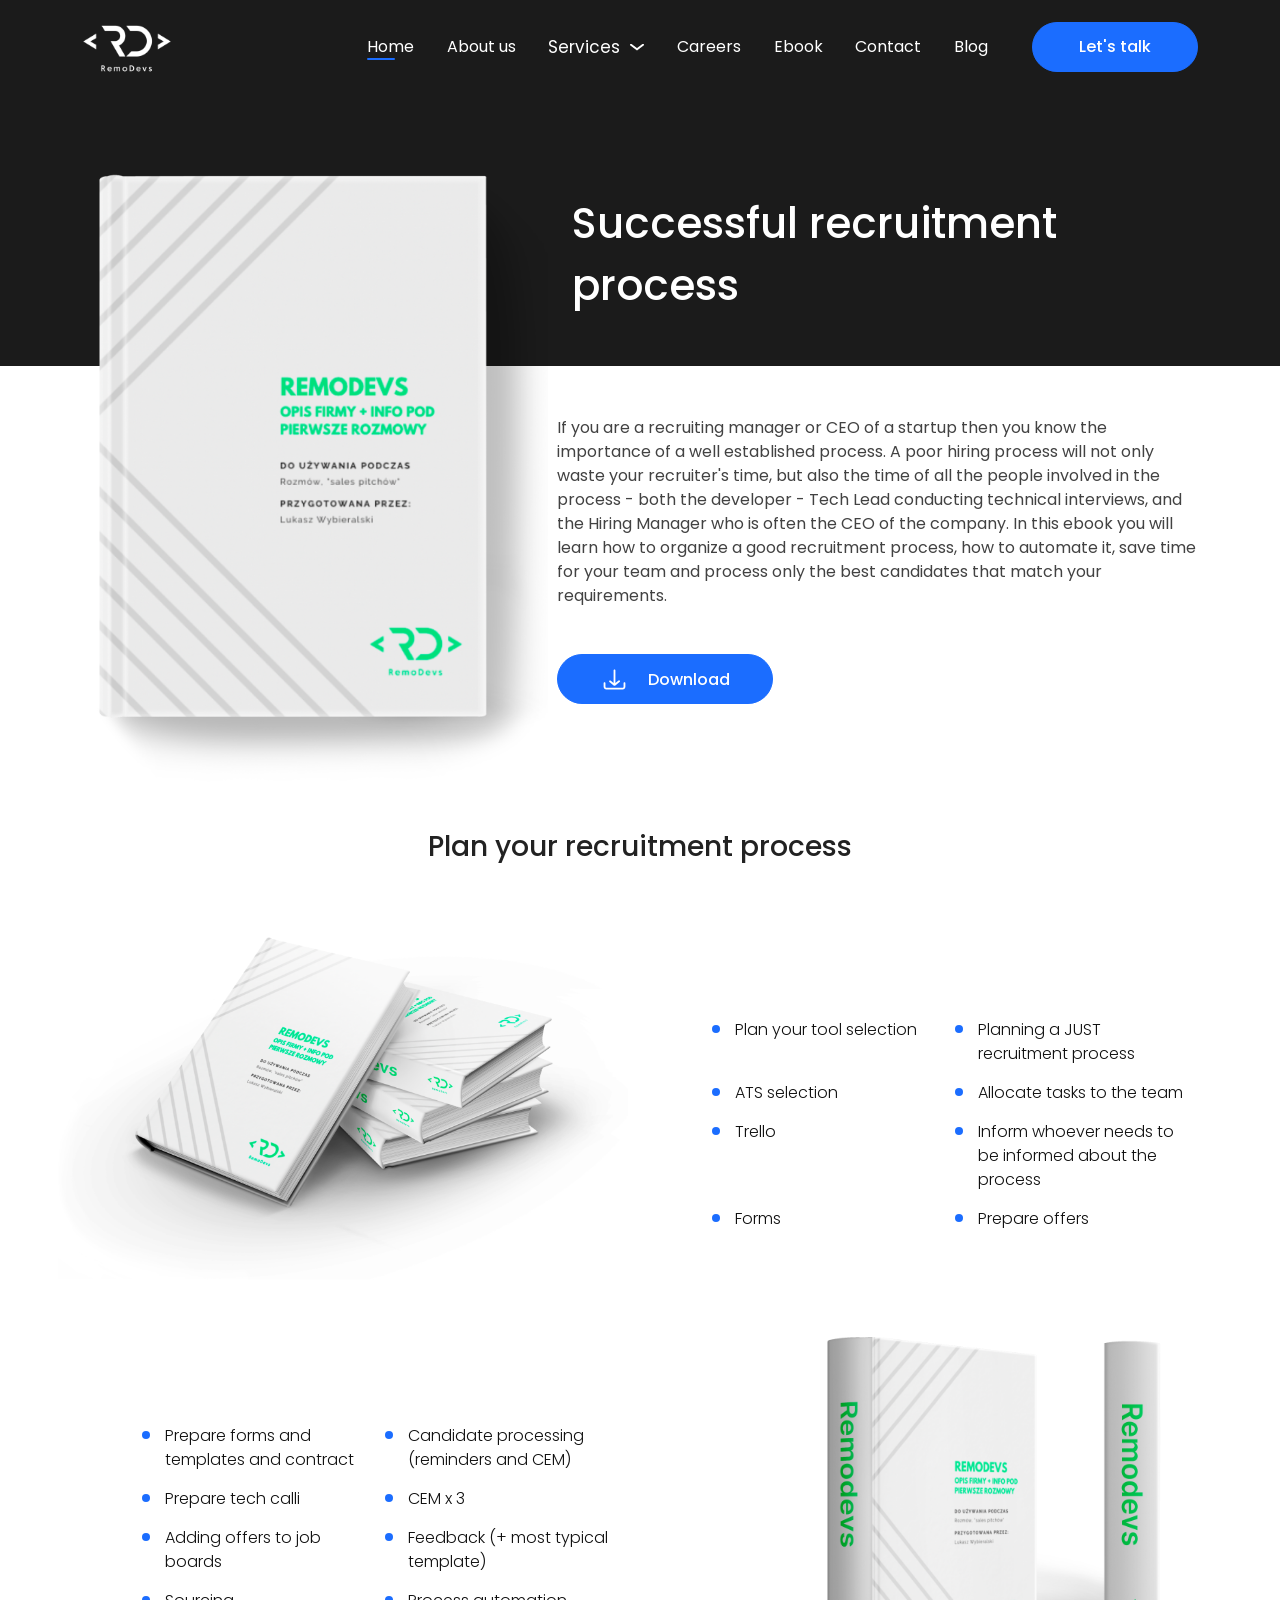
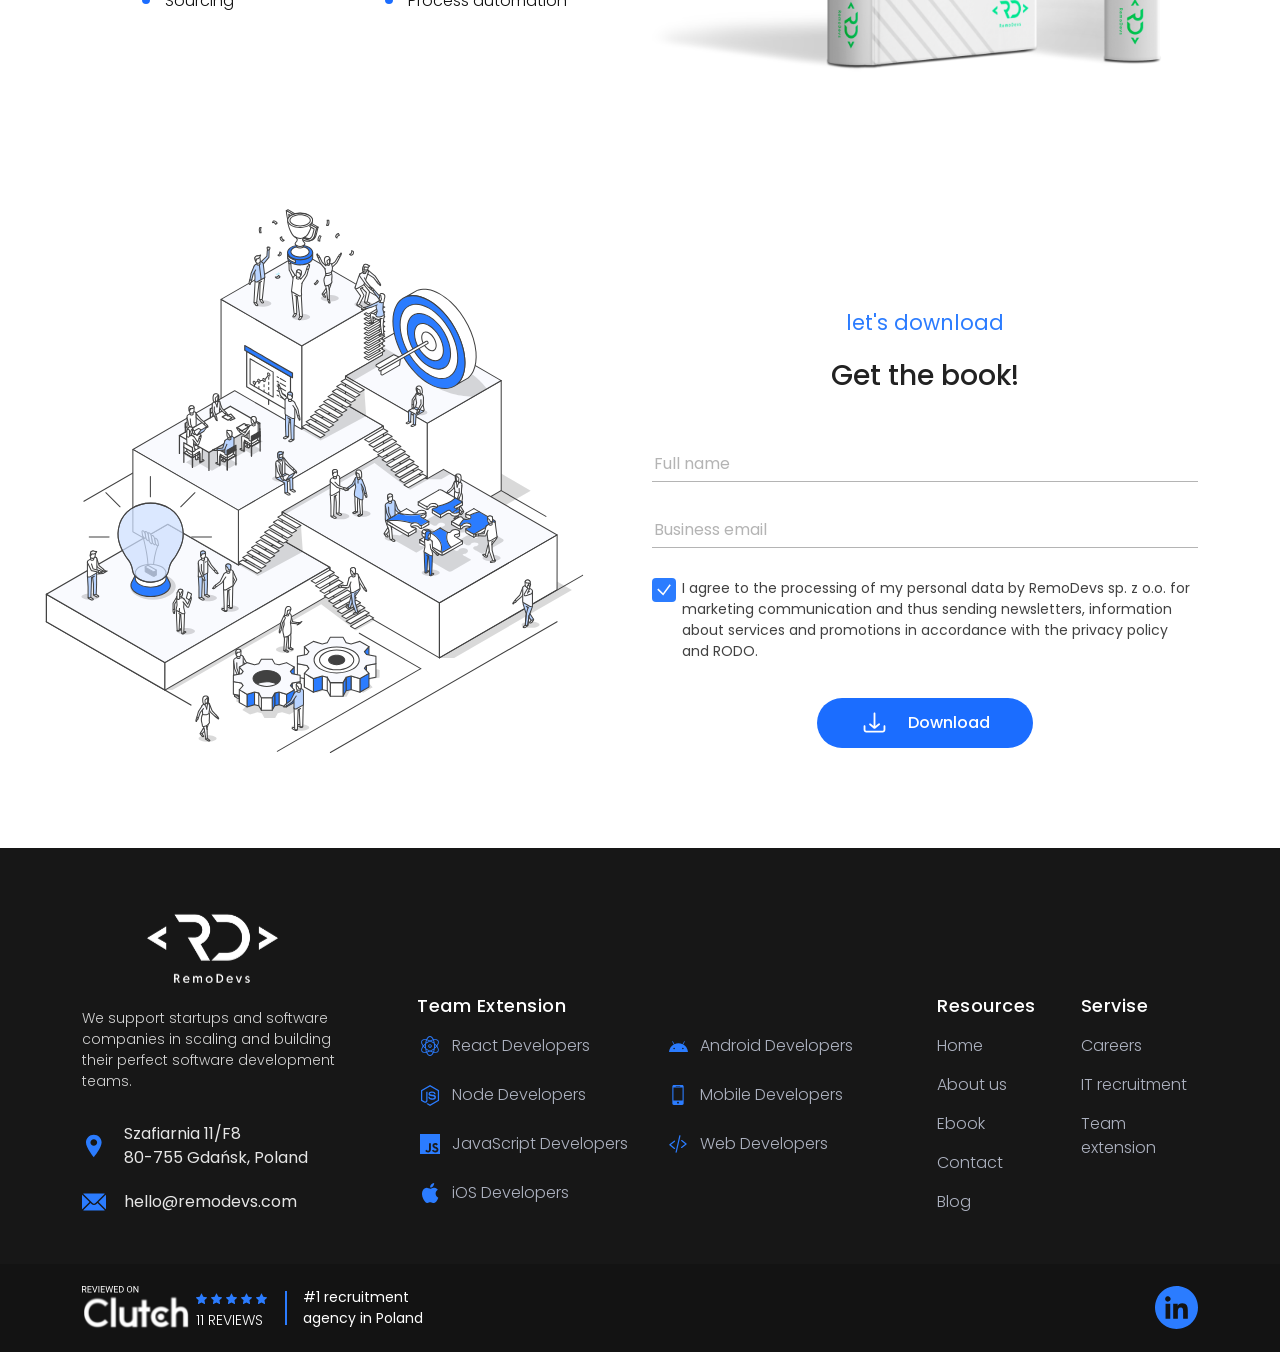
<file: ebook.html>
<!DOCTYPE html>
<html lang="en">

<head>
    <meta charset="UTF-8">
    <meta http-equiv="X-UA-Compatible" content="IE=edge">
    <meta name="viewport" content="width=device-width, initial-scale=1.0">
    <title>EBook</title>
    <link rel="apple-touch-icon-precomposed" href="favicon/favicon.png">
    <link rel="icon" href="favicon/favicon.png">
    <link rel="stylesheet" href="css/lib/bootstrap.min.css">
    <link rel="stylesheet" href="css/lib/slick.css">
    <link rel="stylesheet" href="css/style.css">
</head>

<body>

    <header class="header header_back">
        <div class="container">
            <div class="row align-items-center">
                <div class="col-xl-3 col-lg-2">
                    <a href="index.html" class="header__logo">
                        <img src="img/logo-white.svg" alt="logo">
                    </a>
                </div>
                <div class="col-xl-7 col-lg-8 mobilemenu-wrapper">
                    <nav class="header__nav">
                        <ul>
                            <li class="active"><a href="#">Home</a></li>
                            <li><a href="#">About us</a></li>
                            <li class="submenu">
                                <a href="#">Services</a>
                                <ul>
                                    <li><a href="#">IT Recruitment</a></li>
                                    <li><a href="#">Team Extension</a></li>
                                </ul>
                            </li>
                            <li><a href="#">Careers</a></li>
                            <li><a href="#">Ebook</a></li>
                            <li><a href="#">Contact</a></li>
                            <li><a href="#">Blog</a></li>
                        </ul>
                        <a href="#" class="header__btn">
                            Let's talk
                        </a>
                    </nav>
                </div>
                <div class="col-xl-2 text-lg-end col-lg-2">
                    <a href="#" class="header__btn">
                        Let's talk
                    </a>
                </div>
            </div>
            <button class="burger">
                <span></span><span></span><span></span>
            </button>
        </div>
    </header>

    <main class="main">
        <section class="book__potsect">
            <div class="container">
                <div class="row">
                    <div class="col-lg-5 col-md-12">
                        <div class="bookpic">
                            <img src="img/book.png" alt="img">
                        </div>
                    </div>
                    <div class="col-lg-7 col-md-12">
                        <div class="book__titlesect">
                            <h1>
                                Successful recruitment process
                            </h1>
                        </div>
                    </div>
                </div>
            </div>
        </section>

        <div class="book__botsect">
            <div class="container">
                <div class="row">
                    <div class="col-lg-7 offset-lg-5">
                        <div class="book__botsect-wrap">
                            <p>
                                If you are a recruiting manager or CEO of a startup then you know the importance of a
                                well established process. A poor hiring process will not only waste your recruiter's
                                time, but also the time of all the people involved in the process - both the developer -
                                Tech Lead conducting technical interviews, and the Hiring Manager who is often the CEO
                                of the company.
                                In this ebook you will learn how to organize a good recruitment process, how to automate
                                it, save time for your team and process only the best candidates that match your
                                requirements.
                            </p>
                            <a href="#" download class="blue-btn border-hover">
                                <svg width="29" height="29" viewBox="0 0 29 29" fill="none"
                                    xmlns="http://www.w3.org/2000/svg">
                                    <path
                                        d="M25.375 21.75V18.125C25.375 17.8846 25.2795 17.6541 25.1096 17.4842C24.9396 17.3142 24.7091 17.2188 24.4688 17.2188C24.2284 17.2188 23.9979 17.3142 23.8279 17.4842C23.658 17.6541 23.5625 17.8846 23.5625 18.125V21.75C23.5625 21.9904 23.467 22.2209 23.2971 22.3908C23.1271 22.5608 22.8966 22.6562 22.6562 22.6562H6.34375C6.1034 22.6562 5.87289 22.5608 5.70293 22.3908C5.53298 22.2209 5.4375 21.9904 5.4375 21.75V18.125C5.4375 17.8846 5.34202 17.6541 5.17207 17.4842C5.00211 17.3142 4.7716 17.2188 4.53125 17.2188C4.2909 17.2188 4.06039 17.3142 3.89043 17.4842C3.72048 17.6541 3.625 17.8846 3.625 18.125V21.75C3.625 22.4711 3.91144 23.1626 4.4213 23.6724C4.93117 24.1823 5.62269 24.4688 6.34375 24.4688H22.6562C23.3773 24.4688 24.0688 24.1823 24.5787 23.6724C25.0886 23.1626 25.375 22.4711 25.375 21.75ZM19.5931 17.0194L15.0619 20.6444C14.9019 20.7708 14.7039 20.8396 14.5 20.8396C14.2961 20.8396 14.0981 20.7708 13.9381 20.6444L9.40688 17.0194C9.24177 16.8635 9.14118 16.6514 9.125 16.4249C9.10882 16.1985 9.17824 15.9742 9.31951 15.7964C9.46079 15.6187 9.66363 15.5005 9.8879 15.4651C10.1122 15.4298 10.3415 15.4799 10.5306 15.6056L13.5938 18.0525V5.4375C13.5938 5.19715 13.6892 4.96664 13.8592 4.79668C14.0291 4.62673 14.2596 4.53125 14.5 4.53125C14.7404 4.53125 14.9709 4.62673 15.1408 4.79668C15.3108 4.96664 15.4062 5.19715 15.4062 5.4375V18.0525L18.4694 15.6056C18.5606 15.5195 18.6688 15.4532 18.787 15.4111C18.9052 15.3689 19.0308 15.3518 19.156 15.3607C19.2812 15.3696 19.4031 15.4045 19.5142 15.463C19.6252 15.5216 19.7228 15.6025 19.8009 15.7007C19.879 15.799 19.9358 15.9124 19.9678 16.0337C19.9998 16.1551 20.0062 16.2817 19.9867 16.4057C19.9671 16.5297 19.9221 16.6482 19.8543 16.7538C19.7866 16.8595 19.6976 16.9499 19.5931 17.0194Z"
                                        fill="white" />
                                </svg>
                                Download
                            </a>
                        </div>
                    </div>
                </div>
            </div>
        </div>

        <section class="recruitmentprocess">
            <div class="container">
                <h3 class="text-center">Plan your recruitment process</h3>

                <div class="recruitmentprocess__boxes">
                    <div class="recruitmentprocess__box">
                        <div class="row">
                            <div class="col-lg-6">
                                <div class="picwrapper">
                                    <img src="img/book2.png" alt="book">
                                </div>
                            </div>
                            <div class="col-lg-6">
                                <div class="recruitmentprocess__list">
                                    <ul>
                                        <li>
                                            Plan your tool selection
                                        </li>
                                        <li>
                                            Planning a JUST recruitment process
                                        </li>
                                        <li>ATS selection</li>
                                        <li>Allocate tasks to the team</li>
                                        <li>Trello</li>
                                        <li>
                                            Inform whoever needs to be informed about the process
                                        </li>
                                        <li>Forms</li>
                                        <li>Prepare offers</li>
                                    </ul>
                                </div>
                            </div>
                        </div>
                    </div>
                    <div class="recruitmentprocess__box">
                        <div class="row">
                            <div class="col-lg-6">
                                <div class="picwrapper">
                                    <img src="img/book3.png" alt="book">
                                </div>
                            </div>
                            <div class="col-lg-6">
                                <div class="recruitmentprocess__list">
                                    <ul>
                                        <li>
                                            Prepare forms and templates and contract
                                        </li>
                                        <li>
                                            Candidate processing (reminders and CEM)
                                        </li>
                                        <li>Prepare tech calli</li>
                                        <li>CEM x 3</li>
                                        <li>Adding offers to job boards</li>
                                        <li>
                                            Feedback (+ most typical template)
                                        </li>
                                        <li>Sourcing</li>
                                        <li>Process automation</li>
                                    </ul>
                                </div>
                            </div>
                        </div>
                    </div>
                </div>

            </div>
        </section>

        <section class="formsection formsection__book">
            <div class="container">
                <div class="row">
                    <div class="col-lg-6">
                        <div class="formsection__leftpic">
                            <img src="img/illustration2.svg" alt="img">
                        </div>
                    </div>
                    <div class="col-lg-6">
                        <div class="formsection__form">
                            <p class="subtitle text-center">let's download</p>
                            <h3 class="text-center">Get the book!</h3>
                            <form action="#">
                                <div class="inputfield">
                                    <input type="text" placeholder="Full name">
                                </div>
                                <div class="inputfield">
                                    <input type="email" placeholder="Business email">
                                </div>
                                <!-- <div class="checkfield">
                                    <input type="checkbox" id="check1" checked>
                                    <label for="check1">
                                        I agree to the processing of my personal data by RemoDevs sp. z o.o. for
                                        marketing communication and thus sending newsletters, information about services
                                        and promotions in accordance with the privacy policy and RODO.
                                    </label>
                                </div> -->
                                <div class="checkfield">
                                    <label for="check1">
                                        <input type="checkbox" id="check1" checked="">
                                        <span>
                                            I agree to the processing of my personal data by RemoDevs sp. z o.o. for
                                            marketing communication and thus sending newsletters, information about services
                                            and promotions in accordance with the privacy policy and RODO.
                                        </span>
                                    </label>
                                </div>
                                <div class="text-center">
                                    <button type="submit" class="formbtn blue-btn">
                                        <svg width="29" height="29" viewBox="0 0 29 29" fill="none" xmlns="http://www.w3.org/2000/svg">
                                            <path d="M25.375 21.75V18.125C25.375 17.8846 25.2795 17.6541 25.1096 17.4842C24.9396 17.3142 24.7091 17.2188 24.4688 17.2188C24.2284 17.2188 23.9979 17.3142 23.8279 17.4842C23.658 17.6541 23.5625 17.8846 23.5625 18.125V21.75C23.5625 21.9904 23.467 22.2209 23.2971 22.3908C23.1271 22.5608 22.8966 22.6562 22.6562 22.6562H6.34375C6.1034 22.6562 5.87289 22.5608 5.70293 22.3908C5.53298 22.2209 5.4375 21.9904 5.4375 21.75V18.125C5.4375 17.8846 5.34202 17.6541 5.17207 17.4842C5.00211 17.3142 4.7716 17.2188 4.53125 17.2188C4.2909 17.2188 4.06039 17.3142 3.89043 17.4842C3.72048 17.6541 3.625 17.8846 3.625 18.125V21.75C3.625 22.4711 3.91144 23.1626 4.4213 23.6724C4.93117 24.1823 5.62269 24.4688 6.34375 24.4688H22.6562C23.3773 24.4688 24.0688 24.1823 24.5787 23.6724C25.0886 23.1626 25.375 22.4711 25.375 21.75ZM19.5931 17.0194L15.0619 20.6444C14.9019 20.7708 14.7039 20.8396 14.5 20.8396C14.2961 20.8396 14.0981 20.7708 13.9381 20.6444L9.40688 17.0194C9.24177 16.8635 9.14118 16.6514 9.125 16.4249C9.10882 16.1985 9.17824 15.9742 9.31951 15.7964C9.46079 15.6187 9.66363 15.5005 9.8879 15.4651C10.1122 15.4298 10.3415 15.4799 10.5306 15.6056L13.5938 18.0525V5.4375C13.5938 5.19715 13.6892 4.96664 13.8592 4.79668C14.0291 4.62673 14.2596 4.53125 14.5 4.53125C14.7404 4.53125 14.9709 4.62673 15.1408 4.79668C15.3108 4.96664 15.4062 5.19715 15.4062 5.4375V18.0525L18.4694 15.6056C18.5606 15.5195 18.6688 15.4532 18.787 15.4111C18.9052 15.3689 19.0308 15.3518 19.156 15.3607C19.2812 15.3696 19.4031 15.4045 19.5142 15.463C19.6252 15.5216 19.7228 15.6025 19.8009 15.7007C19.879 15.799 19.9358 15.9124 19.9678 16.0337C19.9998 16.1551 20.0062 16.2817 19.9867 16.4057C19.9671 16.5297 19.9221 16.6482 19.8543 16.7538C19.7866 16.8595 19.6976 16.9499 19.5931 17.0194Z" fill="white"></path>
                                        </svg>
                                        Download
                                    </button>
                                </div>
                            </form>
                        </div>
                    </div>
                </div>
            </div>
        </section>

    </main>

    <footer class="footer">
        <div class="footer__topsect">
            <div class="container">
                <div class="row">
                    <div class="col-lg-3">
                        <div class="footer__leftinfo">
                            <div class="footer__logo">
                                <a href="index.html"><img src="img/logo-footer.svg" alt="logo"></a>
                            </div>
                            <div class="descr">
                                <p>
                                    We support startups and software companies in scaling and building their perfect
                                    software development teams.
                                </p>
                            </div>
                            <ul>
                                <li class="address">
                                    <a href="#">
                                        Szafiarnia 11/F8<br>
                                        80-755 Gdańsk, Poland
                                    </a>
                                </li>
                                <li class="mail"><a href="#">hello@remodevs.com</a></li>
                            </ul>
                        </div>
                    </div>
                    <div class="col-lg-6">
                        <div class="footer__centernav">
                            <p class="title">Team Extension</p>
                            <ul>
                                <li class="icreact"><a href="#">React Developers</a></li>
                                <li class="icandroid"><a href="#">Android Developers</a></li>
                                <li class="icnode"><a href="#">Node Developers</a></li>
                                <li class="icmob"><a href="#">Mobile Developers</a></li>
                                <li class="icjs"><a href="#">JavaScript Developers</a></li>
                                <li class="icweb"><a href="#">Web Developers</a></li>
                                <li class="icios"><a href="#">iOS Developers</a></li>
                            </ul>
                        </div>
                    </div>
                    <div class="col-lg-3">
                        <div class="footer__rightnav">
                            <div class="listbox">
                                <p class="title">Resources</p>
                                <ul>
                                    <li><a href="#">Home</a></li>
                                    <li><a href="#">About us</a></li>
                                    <li><a href="#">Ebook</a></li>
                                    <li><a href="#">Contact</a></li>
                                    <li><a href="#">Blog</a></li>
                                </ul>
                            </div>
                            <div class="listbox">
                                <p class="title">Servise</p>
                                <ul>
                                    <li><a href="#">Careers</a></li>
                                    <li><a href="#">IT recruitment </a></li>
                                    <li><a href="#">Team extension</a></li>
                                </ul>
                            </div>
                        </div>
                    </div>
                </div>
            </div>
        </div>
        <div class="footer__bottsect">
            <div class="container">
                <div class="row">
                    <div class="col-lg-6 col-md-8">
                        <a href="#">
                            <div class="clutchbox">
                                <div class="clutchbox__left">
                                    <img src="img/clutch-footer.svg" alt="clutch">
                                    <div class="ratingbox">
                                        <div class="stars">
                                            <img src="img/star-blue.svg" alt="star">
                                            <img src="img/star-blue.svg" alt="star">
                                            <img src="img/star-blue.svg" alt="star">
                                            <img src="img/star-blue.svg" alt="star">
                                            <img src="img/star-blue.svg" alt="star">
                                        </div>
                                        <p>
                                            11 reviews
                                        </p>
                                    </div>
                                </div>
                                <div class="clutchbox__right">
                                    <p>
                                        #1 recruitment<br> agency in Poland
                                    </p>
                                </div>
                            </div>
                        </a>
                    </div>
                    <div class="col-lg-6 col-md-4">
                        <div class="text-md-end text-center">
                            <a href="#" target="_blank" class="footln">
                                <svg width="43" height="43" viewBox="0 0 43 43" fill="none"
                                    xmlns="http://www.w3.org/2000/svg">
                                    <g clip-path="url(#clip0_280_4786)">
                                        <path
                                            d="M21.5 0C17.2477 0 13.0909 1.26095 9.55525 3.6234C6.01959 5.98585 3.26388 9.3437 1.6366 13.2723C0.00931556 17.2009 -0.416456 21.5239 0.413126 25.6944C1.24271 29.865 3.29039 33.696 6.29722 36.7028C9.30405 39.7096 13.135 41.7573 17.3056 42.5869C21.4762 43.4165 25.7991 42.9907 29.7277 41.3634C33.6563 39.7361 37.0142 36.9804 39.3766 33.4448C41.7391 29.9091 43 25.7523 43 21.5C43 15.7978 40.7348 10.3292 36.7028 6.2972C32.6708 2.26517 27.2022 0 21.5 0V0ZM15.248 32.8158H10.5576V17.7064H15.248V32.8158ZM12.9 15.6441C12.3602 15.6463 11.8319 15.4885 11.3818 15.1905C10.9316 14.8925 10.58 14.4678 10.3712 13.9699C10.1625 13.4721 10.106 12.9236 10.2089 12.3937C10.3118 11.8638 10.5695 11.3763 10.9494 10.9928C11.3293 10.6094 11.8144 10.3471 12.3433 10.2393C12.8722 10.1314 13.4213 10.1828 13.921 10.3869C14.4207 10.591 14.8487 10.9387 15.1509 11.386C15.4531 11.8333 15.6158 12.3602 15.6186 12.9C15.6201 13.6238 15.335 14.3188 14.8256 14.833C14.3161 15.3473 13.6238 15.6388 12.9 15.6441ZM32.8158 32.8158H28.1282V25.4605C28.1282 23.7066 28.0943 21.4576 25.6897 21.4576C23.2851 21.4576 22.8607 23.3643 22.8607 25.3332V32.8158H18.1901V17.7064H22.691V19.7659H22.7561C23.3813 18.5777 24.9117 17.3245 27.1947 17.3245C31.9417 17.3245 32.8158 20.4533 32.8158 24.5157V32.8158Z"
                                            fill="#2B7CFF" />
                                    </g>
                                    <defs>
                                        <clipPath id="clip0_280_4786">
                                            <rect width="43" height="43" fill="white" />
                                        </clipPath>
                                    </defs>
                                </svg>
                            </a>
                        </div>
                    </div>
                </div>
            </div>
        </div>
    </footer>



    <script src="js/lib/jquery.js"></script>
    <script src="js/lib/slick.min.js"></script>
    <script src="js/common.js"></script>
</body>

</html>
</file>
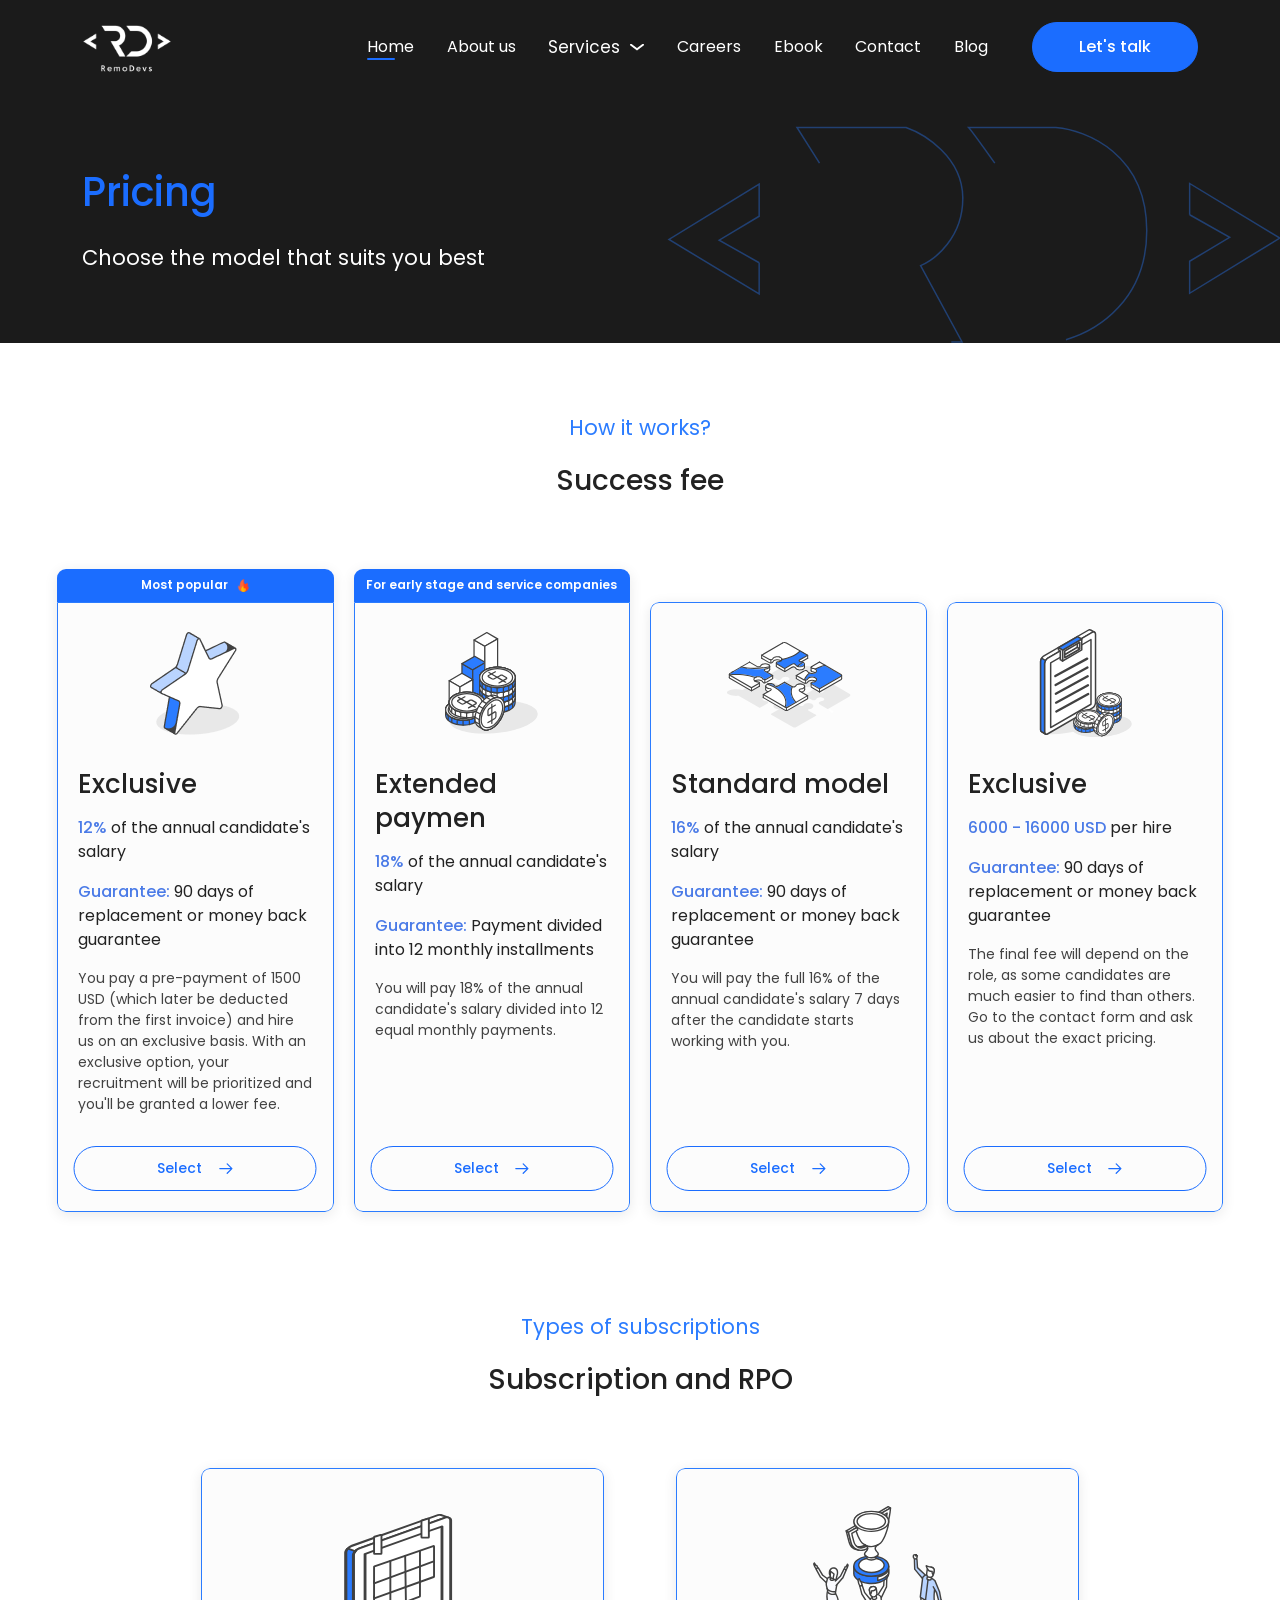
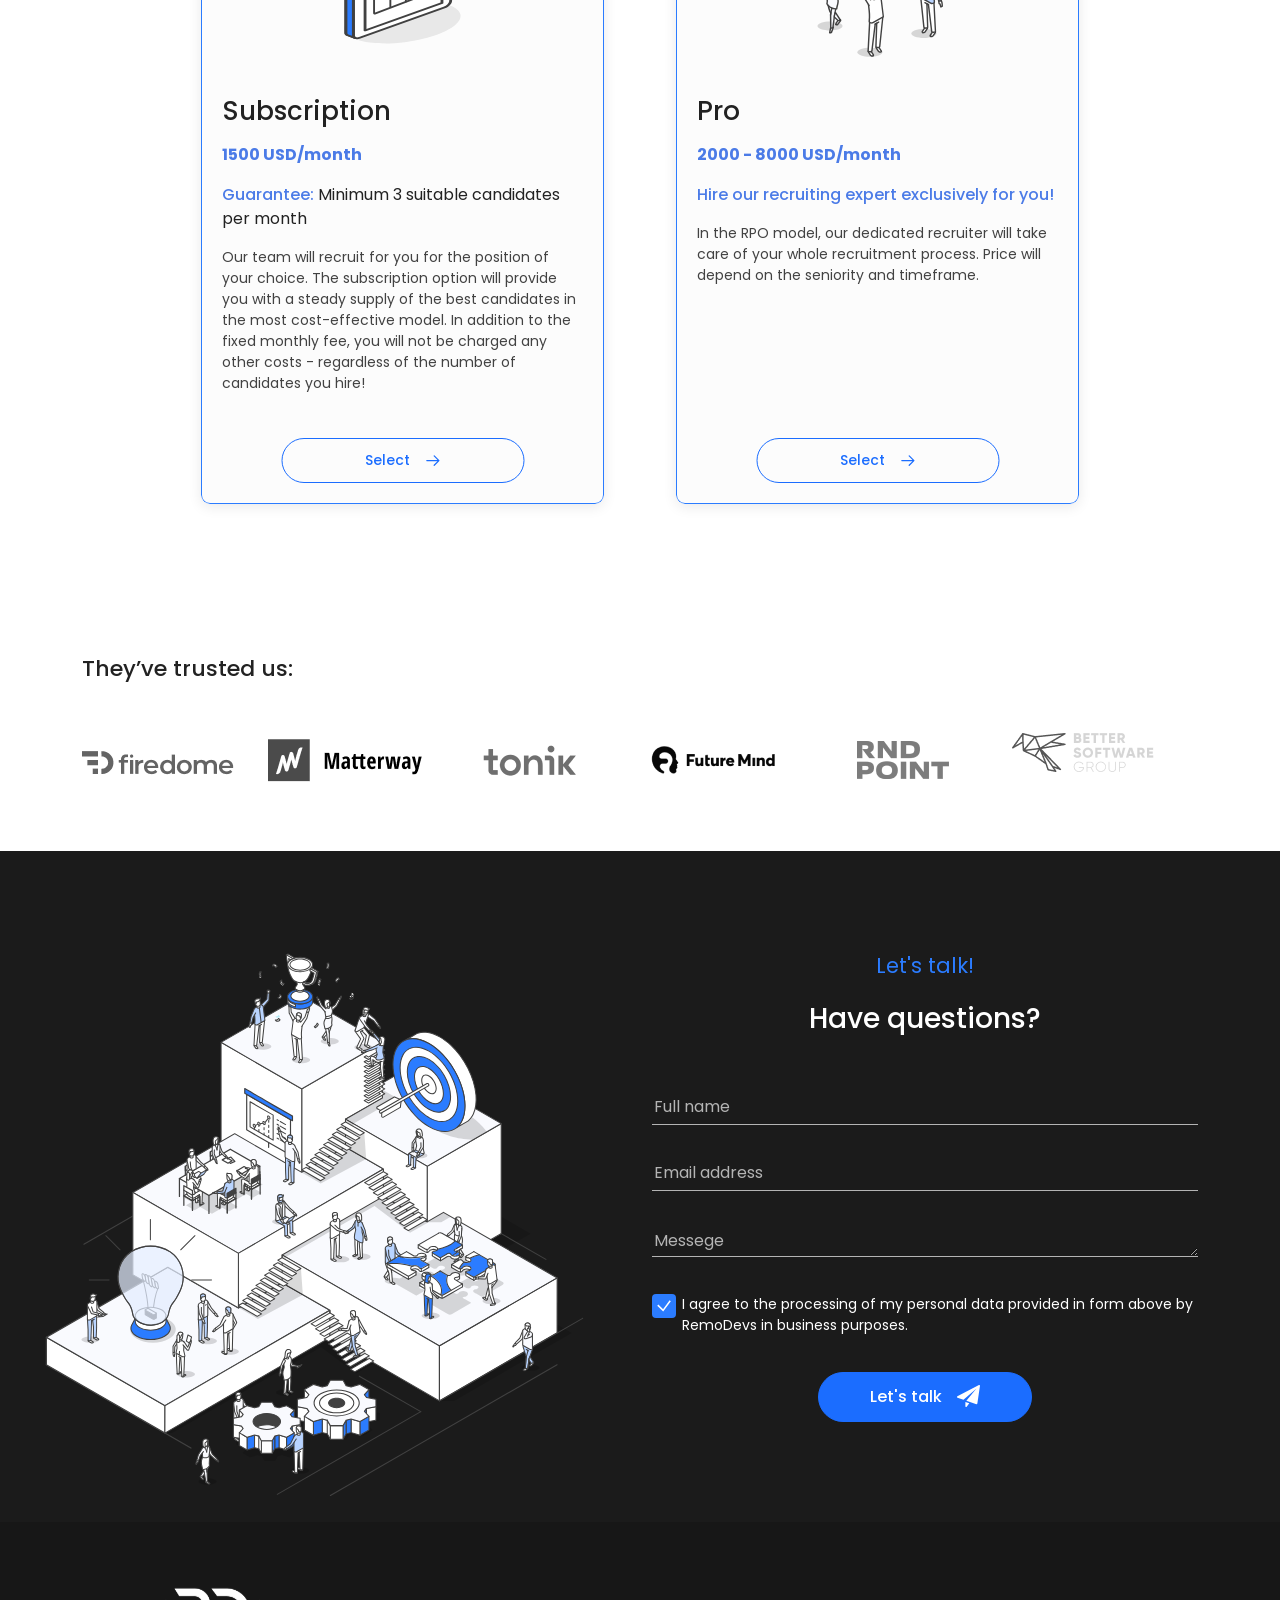
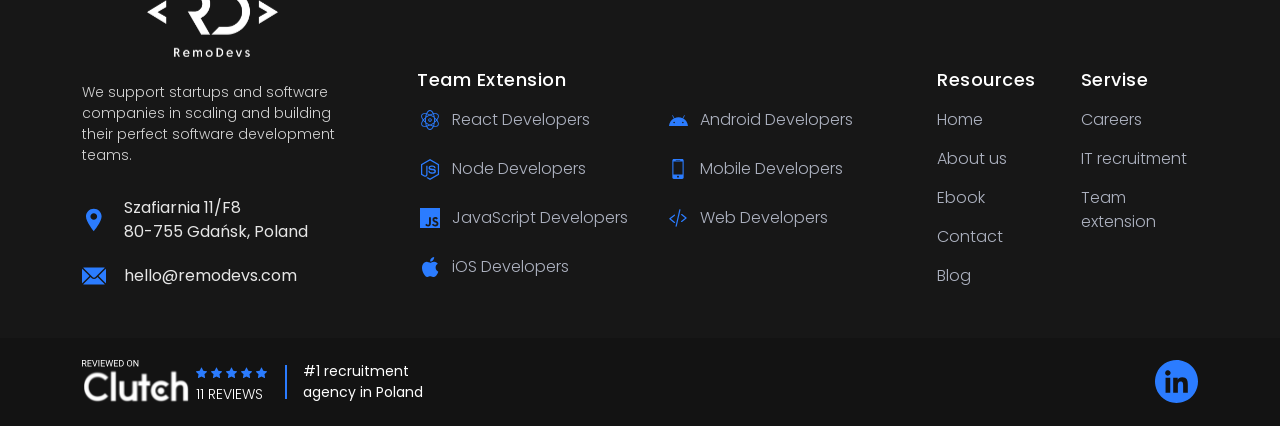
<file: pricing.html>
<!DOCTYPE html>
<html lang="en">

<head>
    <meta charset="UTF-8">
    <meta http-equiv="X-UA-Compatible" content="IE=edge">
    <meta name="viewport" content="width=device-width, initial-scale=1.0">
    <title>Services Team Extension</title>
    <link rel="apple-touch-icon-precomposed" href="favicon/favicon.png">
    <link rel="icon" href="favicon/favicon.png">
    <link rel="stylesheet" href="css/lib/bootstrap.min.css">
    <link rel="stylesheet" href="css/lib/slick.css">
    <link rel="stylesheet" href="css/style.css">
</head>

<body>

    <header class="header header_back">
        <div class="container">
            <div class="row align-items-center">
                <div class="col-xl-3 col-lg-2">
                    <a href="index.html" class="header__logo">
                        <img src="img/logo-white.svg" alt="logo">
                    </a>
                </div>
                <div class="col-xl-7 col-lg-8 mobilemenu-wrapper">
                    <nav class="header__nav">
                        <ul>
                            <li class="active"><a href="#">Home</a></li>
                            <li><a href="#">About us</a></li>
                            <li class="submenu">
                                <a href="#">Services</a>
                                <ul>
                                    <li><a href="#">IT Recruitment</a></li>
                                    <li><a href="#">Team Extension</a></li>
                                </ul>
                            </li>
                            <li><a href="#">Careers</a></li>
                            <li><a href="#">Ebook</a></li>
                            <li><a href="#">Contact</a></li>
                            <li><a href="#">Blog</a></li>
                        </ul>
                        <a href="#" class="header__btn">
                            Let's talk
                        </a>
                    </nav>
                </div>
                <div class="col-xl-2 text-lg-end col-lg-2">
                    <a href="#" class="header__btn">
                        Let's talk
                    </a>
                </div>
            </div>
            <button class="burger">
                <span></span><span></span><span></span>
            </button>
        </div>
    </header>

    <main class="main">
        <section class="welcscreen-black">
            <div class="container">
                <h1>Pricing</h1>
                <div class="descr">
                    <p>
                        Choose the model that suits you best
                    </p>
                </div>
            </div>
            <img class="absbg" src="img/bglogo2.svg" alt="bg">
        </section>

        <section class="pricinghow">
            <div class="container">
                <p class="subtitle text-center">How it works?</p>
                <h3 class="text-center">Success fee</h3>
                <div class="pricinghow__inner">

                    <div class="pricinghow__card descr">
                        <div class="pricinghow__card-descr">
                            Most popular
                            <img src="img/new/fire.svg" alt="fire">
                        </div>

                        <div class="pricinghow__content">
                            <div class="pricinghow__content-img">
                                <img src="img/new/card_img_1.png" alt="image">
                            </div>
                            <h2 class="pricinghow__content-title">
                                Exclusive
                            </h2>
                            <div class="pricinghow__content-info">
                                <p>
                                    <span>12%</span> of the annual candidate's salary
                                </p>
                                <p>
                                    <span>Guarantee:</span> 90 days of replacement or money back guarantee
                                </p>
                            </div>
                            <div class="pricinghow__content-text">
                                <p>
                                    You pay a pre-payment of 1500 USD (which later be deducted from the first invoice)
                                    and hire us on an exclusive basis.
                                    With an exclusive option, your recruitment will be prioritized and you'll be granted
                                    a lower fee.
                                </p>
                            </div>
                            <div class="pricinghow__content-btn">
                                <a href="#">
                                    Select
                                    <svg width="15" height="11" viewBox="0 0 15 11" fill="none"
                                        xmlns="http://www.w3.org/2000/svg">
                                        <path
                                            d="M8.70182 0.903931L13.3961 5.59823M13.3961 5.59823L8.70182 10.2925M13.3961 5.59823H1.32507"
                                            stroke="#1B6DFF" stroke-width="1.24153" stroke-linecap="round"
                                            stroke-linejoin="round" />
                                    </svg>
                                </a>
                            </div>

                        </div>

                    </div>

                    <div class="pricinghow__card descr">
                        <div class="pricinghow__card-descr">
                            For early stage and service companies
                        </div>

                        <div class="pricinghow__content">
                            <div class="pricinghow__content-img">
                                <img src="img/new/card_img2.svg" alt="image">
                            </div>
                            <h2 class="pricinghow__content-title">
                                Extended paymen
                            </h2>
                            <div class="pricinghow__content-info">
                                <p>
                                    <span>18%</span> of the annual candidate's salary
                                </p>
                                <p>
                                    <span>Guarantee:</span> Payment divided into 12 monthly installments
                                </p>
                            </div>
                            <div class="pricinghow__content-text">
                                <p>
                                    You will pay 18% of the annual candidate's salary divided into 12 equal monthly
                                    payments.
                                </p>
                            </div>
                            <div class="pricinghow__content-btn">
                                <a href="#">
                                    Select
                                    <svg width="15" height="11" viewBox="0 0 15 11" fill="none"
                                        xmlns="http://www.w3.org/2000/svg">
                                        <path
                                            d="M8.70182 0.903931L13.3961 5.59823M13.3961 5.59823L8.70182 10.2925M13.3961 5.59823H1.32507"
                                            stroke="#1B6DFF" stroke-width="1.24153" stroke-linecap="round"
                                            stroke-linejoin="round" />
                                    </svg>
                                </a>
                            </div>

                        </div>

                    </div>

                    <div class="pricinghow__card">

                        <div class="pricinghow__content">
                            <div class="pricinghow__content-img">
                                <img src="img/new/card_img3.svg" alt="image">
                            </div>
                            <h2 class="pricinghow__content-title">
                                Standard model
                            </h2>
                            <div class="pricinghow__content-info">
                                <p>
                                    <span>16%</span> of the annual candidate's salary
                                </p>
                                <p>
                                    <span>Guarantee:</span> 90 days of replacement or money back guarantee
                                </p>
                            </div>
                            <div class="pricinghow__content-text">
                                <p>
                                    You will pay the full 16% of the annual candidate's salary 7 days after the
                                    candidate starts working with you.
                                </p>
                            </div>
                            <div class="pricinghow__content-btn">
                                <a href="#">
                                    Select
                                    <svg width="15" height="11" viewBox="0 0 15 11" fill="none"
                                        xmlns="http://www.w3.org/2000/svg">
                                        <path
                                            d="M8.70182 0.903931L13.3961 5.59823M13.3961 5.59823L8.70182 10.2925M13.3961 5.59823H1.32507"
                                            stroke="#1B6DFF" stroke-width="1.24153" stroke-linecap="round"
                                            stroke-linejoin="round" />
                                    </svg>
                                </a>
                            </div>

                        </div>

                    </div>

                    <div class="pricinghow__card">

                        <div class="pricinghow__content">
                            <div class="pricinghow__content-img">
                                <img src="img/new/card_img4.svg" alt="image">
                            </div>
                            <h2 class="pricinghow__content-title">
                                Exclusive
                            </h2>
                            <div class="pricinghow__content-info">
                                <p>
                                    <span>6000 - 16000 USD</span> per hire
                                </p>
                                <p>
                                    <span>Guarantee:</span> 90 days of replacement or money back guarantee
                                </p>
                            </div>
                            <div class="pricinghow__content-text">
                                <p>
                                    The final fee will depend on the role, as some candidates are much easier to find
                                    than others. Go to the contact form and ask us about the exact pricing.
                                </p>
                            </div>
                            <div class="pricinghow__content-btn">
                                <a href="#">
                                    Select
                                    <svg width="15" height="11" viewBox="0 0 15 11" fill="none"
                                        xmlns="http://www.w3.org/2000/svg">
                                        <path
                                            d="M8.70182 0.903931L13.3961 5.59823M13.3961 5.59823L8.70182 10.2925M13.3961 5.59823H1.32507"
                                            stroke="#1B6DFF" stroke-width="1.24153" stroke-linecap="round"
                                            stroke-linejoin="round" />
                                    </svg>
                                </a>
                            </div>

                        </div>

                    </div>

                </div>

            </div>
        </section>

        <section class="pricingtypes">
            <div class="container">
                <p class="subtitle text-center">Types of subscriptions</p>
                <h3 class="text-center">Subscription and RPO</h3>
                <div class="pricingtypes__inner">
                    <div class="row justify-content-center">
                        <div class="col-xxl-4 col-lg-5 col-md-6">
                            <div class="pricinghow__card">

                                <div class="pricinghow__content">
                                    <div class="pricinghow__content-img">
                                        <img src="img/new/card_img5.svg" alt="image">
                                    </div>
                                    <h2 class="pricinghow__content-title">
                                        Subscription
                                    </h2>
                                    <div class="pricinghow__content-info">
                                        <p>
                                            <span><b>1500 USD/month</b></span>
                                        </p>
                                        <p>
                                            <span>Guarantee:</span> Minimum 3 suitable candidates per month
                                        </p>
                                    </div>
                                    <div class="pricinghow__content-text">
                                        <p>
                                            Our team will recruit for you for the position of your choice.
                                            The subscription option will provide you with a steady supply of the best
                                            candidates in the most cost-effective model. In addition to the fixed
                                            monthly fee, you will not be charged any other costs - regardless of the
                                            number of candidates you hire!
                                        </p>
                                    </div>
                                    <div class="pricinghow__content-btn">
                                        <a href="#">
                                            Select
                                            <svg width="15" height="11" viewBox="0 0 15 11" fill="none"
                                                xmlns="http://www.w3.org/2000/svg">
                                                <path
                                                    d="M8.70182 0.903931L13.3961 5.59823M13.3961 5.59823L8.70182 10.2925M13.3961 5.59823H1.32507"
                                                    stroke="#1B6DFF" stroke-width="1.24153" stroke-linecap="round"
                                                    stroke-linejoin="round" />
                                            </svg>
                                        </a>
                                    </div>

                                </div>

                            </div>
                        </div>

                        <div class="col-xxl-4 col-lg-5 col-md-6">
                            <div class="pricinghow__card">
                                <div class="pricinghow__content">
                                    <div class="pricinghow__content-img">
                                        <img src="img/new/card_img6.svg" alt="image">
                                    </div>
                                    <h2 class="pricinghow__content-title">
                                        Pro
                                    </h2>
                                    <div class="pricinghow__content-info">
                                        <p>
                                            <span><b>2000 - 8000 USD/month</b></span>
                                        </p>
                                        <p>
                                            <span>Hire our recruiting expert exclusively for you!</span> 
                                        </p>
                                    </div>
                                    <div class="pricinghow__content-text">
                                        <p>
                                            In the RPO model, our dedicated recruiter will take care of your whole recruitment process. Price will depend on the seniority and timeframe.
                                        </p>
                                    </div>
                                    <div class="pricinghow__content-btn">
                                        <a href="#">
                                            Select
                                            <svg width="15" height="11" viewBox="0 0 15 11" fill="none"
                                                xmlns="http://www.w3.org/2000/svg">
                                                <path
                                                    d="M8.70182 0.903931L13.3961 5.59823M13.3961 5.59823L8.70182 10.2925M13.3961 5.59823H1.32507"
                                                    stroke="#1B6DFF" stroke-width="1.24153" stroke-linecap="round"
                                                    stroke-linejoin="round" />
                                            </svg>
                                        </a>
                                    </div>
                                </div>
                            </div>
                        </div>

                    </div>
                </div>
            </div>
        </section>

        <section class="trustedus">
            <div class="container">
                <h4>They’ve trusted us:</h4>
                <div class="trusted-slider">
                    <div><a href="#" target="_blank"><img src="img/brand1.png" alt="img"></a></div>
                    <div><a href="#" target="_blank"><img src="img/brand2.png" alt="img"></a></div>
                    <div><a href="#" target="_blank"><img src="img/brand3.png" alt="img"></a></div>
                    <div><a href="#" target="_blank"><img src="img/brand4.png" alt="img"></a></div>
                    <div><a href="#" target="_blank"><img src="img/brand5.png" alt="img"></a></div>
                    <div><a href="#" target="_blank"><img src="img/brand6.png" alt="img"></a></div>
                    <div><a href="#" target="_blank"><img src="img/brand7.png" alt="img"></a></div>
                    <div><a href="#" target="_blank"><img src="img/brand8.png" alt="img"></a></div>
                    <div><a href="#" target="_blank"><img src="img/brand9.png" alt="img"></a></div>
                    <div><a href="#" target="_blank"><img src="img/brand10.png" alt="img"></a></div>
                    <div><a href="#" target="_blank"><img src="img/brand11.png" alt="img"></a></div>
                    <div><a href="#" target="_blank"><img src="img/brand12.png" alt="img"></a></div>
                    <div><a href="#" target="_blank"><img src="img/brand13.png" alt="img"></a></div>
                </div>
            </div>
        </section>



        <section class="formsection black">
            <div class="container">
                <div class="row">
                    <div class="col-lg-6">
                        <div class="formsection__leftpic">
                            <img src="img/illustration2.svg" alt="img">
                        </div>
                    </div>
                    <div class="col-lg-6">
                        <div class="formsection__form">
                            <p class="subtitle text-center">Let's talk!</p>
                            <h3 class="text-center">Have questions?</h3>
                            <form action="#">
                                <div class="inputfield">
                                    <input type="text" placeholder="Full name">
                                </div>
                                <div class="inputfield">
                                    <input type="email" placeholder="Email address">
                                </div>
                                <!-- <div class="inputfield">
                                    <input type="text" placeholder="Company">
                                </div> -->
                                <div class="inputfield">
                                    <textarea placeholder="Messege"></textarea>
                                </div>
                                <div class="checkfield">
                                    <label for="check1">
                                        <input type="checkbox" id="check1" checked="">
                                        <span>
                                            I agree to the processing of my personal data provided in form above by RemoDevs
                                        in business purposes.
                                        </span>
                                    </label>
                                </div>
                                <div class="text-center">
                                    <button type="submit" class="formbtn blue-btn">
                                        Let's talk
                                        <img src="img/paper-plane.svg" alt="img">
                                    </button>
                                </div>
                            </form>
                        </div>
                    </div>
                </div>
            </div>
        </section>


    </main>

    <footer class="footer">
        <div class="footer__topsect">
            <div class="container">
                <div class="row">
                    <div class="col-lg-3">
                        <div class="footer__leftinfo">
                            <div class="footer__logo">
                                <a href="index.html"><img src="img/logo-footer.svg" alt="logo"></a>
                            </div>
                            <div class="descr">
                                <p>
                                    We support startups and software companies in scaling and building their perfect
                                    software development teams.
                                </p>
                            </div>
                            <ul>
                                <li class="address">
                                    <a href="#">
                                        Szafiarnia 11/F8<br>
                                        80-755 Gdańsk, Poland
                                    </a>
                                </li>
                                <li class="mail"><a href="#">hello@remodevs.com</a></li>
                            </ul>
                        </div>
                    </div>
                    <div class="col-lg-6">
                        <div class="footer__centernav">
                            <p class="title">Team Extension</p>
                            <ul>
                                <li class="icreact"><a href="#">React Developers</a></li>
                                <li class="icandroid"><a href="#">Android Developers</a></li>
                                <li class="icnode"><a href="#">Node Developers</a></li>
                                <li class="icmob"><a href="#">Mobile Developers</a></li>
                                <li class="icjs"><a href="#">JavaScript Developers</a></li>
                                <li class="icweb"><a href="#">Web Developers</a></li>
                                <li class="icios"><a href="#">iOS Developers</a></li>
                            </ul>
                        </div>
                    </div>
                    <div class="col-lg-3">
                        <div class="footer__rightnav">
                            <div class="listbox">
                                <p class="title">Resources</p>
                                <ul>
                                    <li><a href="#">Home</a></li>
                                    <li><a href="#">About us</a></li>
                                    <li><a href="#">Ebook</a></li>
                                    <li><a href="#">Contact</a></li>
                                    <li><a href="#">Blog</a></li>
                                </ul>
                            </div>
                            <div class="listbox">
                                <p class="title">Servise</p>
                                <ul>
                                    <li><a href="#">Careers</a></li>
                                    <li><a href="#">IT recruitment </a></li>
                                    <li><a href="#">Team extension</a></li>
                                </ul>
                            </div>
                        </div>
                    </div>
                </div>
            </div>
        </div>
        <div class="footer__bottsect">
            <div class="container">
                <div class="row">
                    <div class="col-lg-6 col-md-8">
                        <a href="#">
                            <div class="clutchbox">
                                <div class="clutchbox__left">
                                    <img src="img/clutch-footer.svg" alt="clutch">
                                    <div class="ratingbox">
                                        <div class="stars">
                                            <img src="img/star-blue.svg" alt="star">
                                            <img src="img/star-blue.svg" alt="star">
                                            <img src="img/star-blue.svg" alt="star">
                                            <img src="img/star-blue.svg" alt="star">
                                            <img src="img/star-blue.svg" alt="star">
                                        </div>
                                        <p>
                                            11 reviews
                                        </p>
                                    </div>
                                </div>
                                <div class="clutchbox__right">
                                    <p>
                                        #1 recruitment<br> agency in Poland
                                    </p>
                                </div>
                            </div>
                        </a>
                    </div>
                    <div class="col-lg-6 col-md-4">
                        <div class="text-md-end text-center">
                            <a href="#" target="_blank" class="footln">
                                <svg width="43" height="43" viewBox="0 0 43 43" fill="none"
                                    xmlns="http://www.w3.org/2000/svg">
                                    <g clip-path="url(#clip0_280_4786)">
                                        <path
                                            d="M21.5 0C17.2477 0 13.0909 1.26095 9.55525 3.6234C6.01959 5.98585 3.26388 9.3437 1.6366 13.2723C0.00931556 17.2009 -0.416456 21.5239 0.413126 25.6944C1.24271 29.865 3.29039 33.696 6.29722 36.7028C9.30405 39.7096 13.135 41.7573 17.3056 42.5869C21.4762 43.4165 25.7991 42.9907 29.7277 41.3634C33.6563 39.7361 37.0142 36.9804 39.3766 33.4448C41.7391 29.9091 43 25.7523 43 21.5C43 15.7978 40.7348 10.3292 36.7028 6.2972C32.6708 2.26517 27.2022 0 21.5 0V0ZM15.248 32.8158H10.5576V17.7064H15.248V32.8158ZM12.9 15.6441C12.3602 15.6463 11.8319 15.4885 11.3818 15.1905C10.9316 14.8925 10.58 14.4678 10.3712 13.9699C10.1625 13.4721 10.106 12.9236 10.2089 12.3937C10.3118 11.8638 10.5695 11.3763 10.9494 10.9928C11.3293 10.6094 11.8144 10.3471 12.3433 10.2393C12.8722 10.1314 13.4213 10.1828 13.921 10.3869C14.4207 10.591 14.8487 10.9387 15.1509 11.386C15.4531 11.8333 15.6158 12.3602 15.6186 12.9C15.6201 13.6238 15.335 14.3188 14.8256 14.833C14.3161 15.3473 13.6238 15.6388 12.9 15.6441ZM32.8158 32.8158H28.1282V25.4605C28.1282 23.7066 28.0943 21.4576 25.6897 21.4576C23.2851 21.4576 22.8607 23.3643 22.8607 25.3332V32.8158H18.1901V17.7064H22.691V19.7659H22.7561C23.3813 18.5777 24.9117 17.3245 27.1947 17.3245C31.9417 17.3245 32.8158 20.4533 32.8158 24.5157V32.8158Z"
                                            fill="#2B7CFF" />
                                    </g>
                                    <defs>
                                        <clipPath id="clip0_280_4786">
                                            <rect width="43" height="43" fill="white" />
                                        </clipPath>
                                    </defs>
                                </svg>
                            </a>
                        </div>
                    </div>
                </div>
            </div>
        </div>
    </footer>



    <script src="js/lib/jquery.js"></script>
    <script src="js/lib/slick.min.js"></script>
    <script src="js/common.js"></script>
</body>

</html>
</file>
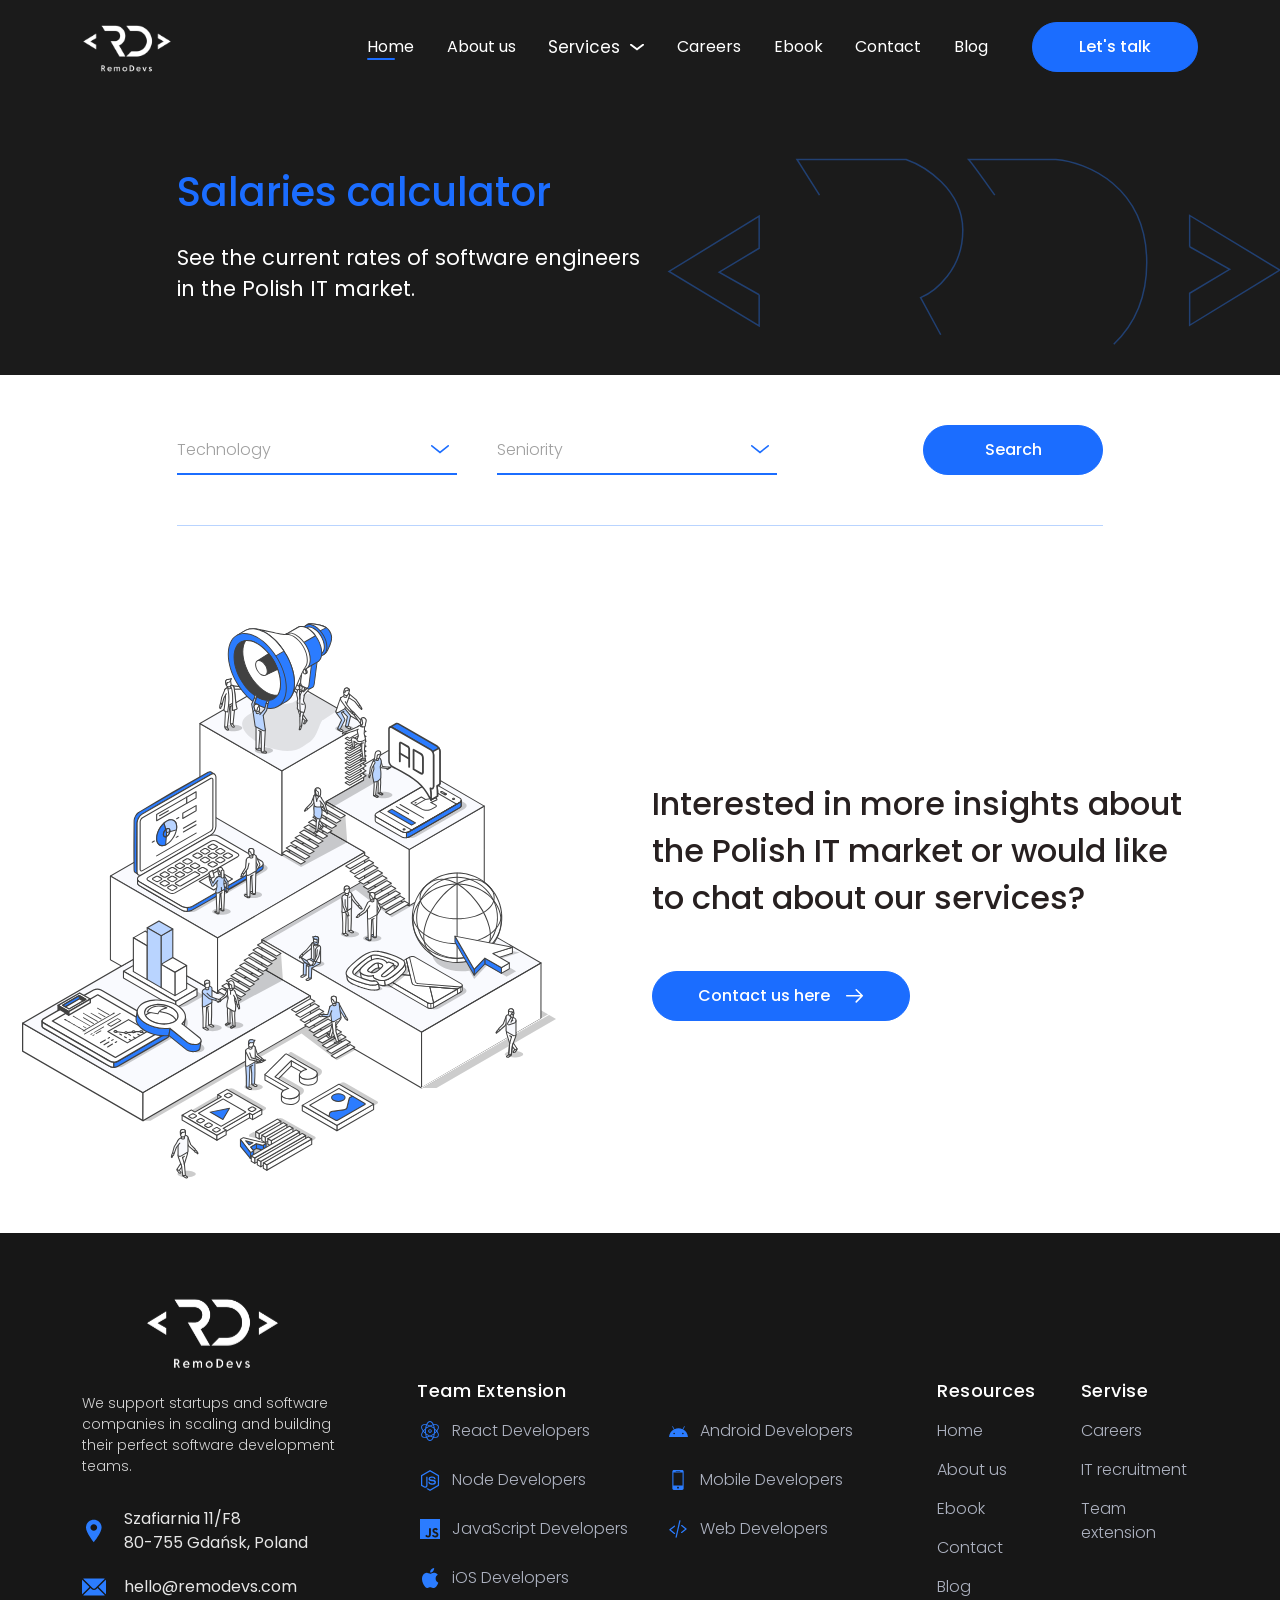
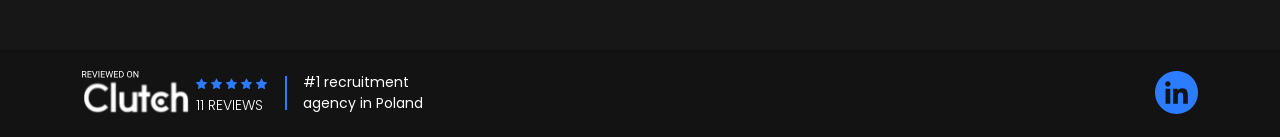
<file: salaries-calc.html>
<!DOCTYPE html>
<html lang="en">

<head>
    <meta charset="UTF-8">
    <meta http-equiv="X-UA-Compatible" content="IE=edge">
    <meta name="viewport" content="width=device-width, initial-scale=1.0">
    <title>Salaries calculator</title>
    <link rel="apple-touch-icon-precomposed" href="favicon/favicon.png">
    <link rel="icon" href="favicon/favicon.png">
    <link rel="stylesheet" href="css/lib/bootstrap.min.css">
    <link rel="stylesheet" href="css/lib/slick.css">
    <link rel="stylesheet" href="css/lib/jquery.formstyler.css">
    <link rel="stylesheet" href="css/lib/jquery.formstyler.theme.css">
    <link rel="stylesheet" href="css/style.css">
</head>

<body>

    <header class="header header_back">
        <div class="container">
            <div class="row align-items-center">
                <div class="col-xl-3 col-lg-2">
                    <a href="index.html" class="header__logo">
                        <img src="img/logo-white.svg" alt="logo">
                    </a>
                </div>
                <div class="col-xl-7 col-lg-8 mobilemenu-wrapper">
                    <nav class="header__nav">
                        <ul>
                            <li class="active"><a href="#">Home</a></li>
                            <li><a href="#">About us</a></li>
                            <li class="submenu">
                                <a href="#">Services</a>
                                <ul>
                                    <li><a href="#">IT Recruitment</a></li>
                                    <li><a href="#">Team Extension</a></li>
                                </ul>
                            </li>
                            <li><a href="#">Careers</a></li>
                            <li><a href="#">Ebook</a></li>
                            <li><a href="#">Contact</a></li>
                            <li><a href="#">Blog</a></li>
                        </ul>
                        <a href="#" class="header__btn">
                            Let's talk
                        </a>
                    </nav>
                </div>
                <div class="col-xl-2 text-lg-end col-lg-2">
                    <a href="#" class="header__btn">
                        Let's talk
                    </a>
                </div>
            </div>
            <button class="burger">
                <span></span><span></span><span></span>
            </button>
        </div>
    </header>

    <main class="main">
        <section class="welcscreen-black">
            <div class="container">
                <div class="row justify-content-center">
                    <div class="col-xl-10">
                        <h1>Salaries calculator</h1>
                        <div class="descr">
                            <p>
                                See the current rates of software engineers<br> in the Polish IT market.
                            </p>
                        </div>
                    </div>
                </div>
            </div>
            <img class="absbg" src="img/bglogo2.svg" alt="bg">
        </section>

        <section class="salariescalc careerssect__form">
            <div class="container">
                <div class="row justify-content-center">
                    <div class="col-xl-10">
                        <form action="#">
                            <div class="row">
                                <div class="salariescalc__inpwrap-left col-md-9">
                                    <div class="inputfield selectfield">
                                        <select data-placeholder="Technology">
                                            <option></option>
                                            <option value="1">Technology 1</option>
                                            <option value="2">Technology 2</option>
                                            <option value="3">Technology 3</option>
                                            <option value="4">Technology 4</option>
                                        </select>
                                    </div>
                                    <div class="inputfield selectfield">
                                        <select data-placeholder="Seniority">
                                            <option></option>
                                            <option value="1">Junior developer</option>
                                            <option value="2">Mid developer</option>
                                            <option value="3">Senior Developer</option>
                                        </select>
                                    </div>
                                </div>
                                <div class="salariescalc__inpwrap-right col-md-3">
                                    <input type="submit" value="Search" class="formbtn blue-btn">
                                </div>
                            </div>
                        </form>

                        <div class="salaries__resultbox">
                            <div class="salaries__resrow">
                                <div class="leftbox">
                                    <p class="title">
                                        React Mid developer salary in Poland for November 2023
                                    </p>
                                    <ul>
                                        <li>
                                            <span>Low:</span> 5000 EUR/month or 32 EUR/h
                                        </li>
                                        <li>
                                            <span>Average:</span> 6000 EUR/month or 35 EUR/h
                                        </li>
                                        <li>
                                            <span>High:</span> 8000 EUR/month or 38 EUR/h
                                        </li>
                                    </ul>
                                </div>
                                <div class="rightbox">
                                    <img src="img/new/salaries1.svg" alt="img">
                                </div>
                            </div>
                            <div class="salaries__resrow">
                                <div class="leftbox">
                                    <p class="title">
                                        Salary that will be currently attractive for software developers: 
                                    </p>
                                    <ul>
                                        <li>
                                            8000 EUR/month or 38 EUR/h
                                        </li>
                                    </ul>
                                </div>
                                <div class="rightbox">
                                    <img src="img/new/salaries2.svg" alt="img">
                                </div>
                            </div>
                        </div>
                    </div>
                </div>
            </div>
        </section>

        <div class="careerformsection careerformsection__careeropen selaries" id="caropform">
            <div class="container">
                <div class="careerformsection__body">
                    <div class="row align-items-center">
                        <div class="col-lg-6">
                            <div class="picwrap">
                                <img src="img/illustration5.svg" alt="img">
                            </div>
                        </div>
                        <div class="col-lg-6">
                            <div class="salariescalc__continfo">
                                <p>
                                    Interested in more insights about the Polish IT market or would like to chat about
                                    our services?
                                </p>
                                <a href="#" class="blue-btn border-hover" href="#">
                                    Contact us here
                                    <svg width="19" height="15" viewBox="0 0 19 15" fill="none"
                                        xmlns="http://www.w3.org/2000/svg">
                                        <path
                                            d="M11.2285 1.72848L17.2782 7.77817M17.2782 7.77817L11.2285 13.8279M17.2782 7.77817H1.72183"
                                            stroke="white" stroke-width="1.6" stroke-linecap="round"
                                            stroke-linejoin="round"></path>
                                    </svg>
                                </a>
                            </div>
                        </div>
                    </div>
                </div>
            </div>
        </div>

    </main>

    <footer class="footer">
        <div class="footer__topsect">
            <div class="container">
                <div class="row">
                    <div class="col-lg-3">
                        <div class="footer__leftinfo">
                            <div class="footer__logo">
                                <a href="index.html"><img src="img/logo-footer.svg" alt="logo"></a>
                            </div>
                            <div class="descr">
                                <p>
                                    We support startups and software companies in scaling and building their perfect
                                    software development teams.
                                </p>
                            </div>
                            <ul>
                                <li class="address">
                                    <a href="#">
                                        Szafiarnia 11/F8<br>
                                        80-755 Gdańsk, Poland
                                    </a>
                                </li>
                                <li class="mail"><a href="#">hello@remodevs.com</a></li>
                            </ul>
                        </div>
                    </div>
                    <div class="col-lg-6">
                        <div class="footer__centernav">
                            <p class="title">Team Extension</p>
                            <ul>
                                <li class="icreact"><a href="#">React Developers</a></li>
                                <li class="icandroid"><a href="#">Android Developers</a></li>
                                <li class="icnode"><a href="#">Node Developers</a></li>
                                <li class="icmob"><a href="#">Mobile Developers</a></li>
                                <li class="icjs"><a href="#">JavaScript Developers</a></li>
                                <li class="icweb"><a href="#">Web Developers</a></li>
                                <li class="icios"><a href="#">iOS Developers</a></li>
                            </ul>
                        </div>
                    </div>
                    <div class="col-lg-3">
                        <div class="footer__rightnav">
                            <div class="listbox">
                                <p class="title">Resources</p>
                                <ul>
                                    <li><a href="#">Home</a></li>
                                    <li><a href="#">About us</a></li>
                                    <li><a href="#">Ebook</a></li>
                                    <li><a href="#">Contact</a></li>
                                    <li><a href="#">Blog</a></li>
                                </ul>
                            </div>
                            <div class="listbox">
                                <p class="title">Servise</p>
                                <ul>
                                    <li><a href="#">Careers</a></li>
                                    <li><a href="#">IT recruitment </a></li>
                                    <li><a href="#">Team extension</a></li>
                                </ul>
                            </div>
                        </div>
                    </div>
                </div>
            </div>
        </div>
        <div class="footer__bottsect">
            <div class="container">
                <div class="row">
                    <div class="col-lg-6 col-md-8">
                        <a href="#">
                            <div class="clutchbox">
                                <div class="clutchbox__left">
                                    <img src="img/clutch-footer.svg" alt="clutch">
                                    <div class="ratingbox">
                                        <div class="stars">
                                            <img src="img/star-blue.svg" alt="star">
                                            <img src="img/star-blue.svg" alt="star">
                                            <img src="img/star-blue.svg" alt="star">
                                            <img src="img/star-blue.svg" alt="star">
                                            <img src="img/star-blue.svg" alt="star">
                                        </div>
                                        <p>
                                            11 reviews
                                        </p>
                                    </div>
                                </div>
                                <div class="clutchbox__right">
                                    <p>
                                        #1 recruitment<br> agency in Poland
                                    </p>
                                </div>
                            </div>
                        </a>
                    </div>
                    <div class="col-lg-6 col-md-4">
                        <div class="text-md-end text-center">
                            <a href="#" target="_blank" class="footln">
                                <svg width="43" height="43" viewBox="0 0 43 43" fill="none"
                                    xmlns="http://www.w3.org/2000/svg">
                                    <g clip-path="url(#clip0_280_4786)">
                                        <path
                                            d="M21.5 0C17.2477 0 13.0909 1.26095 9.55525 3.6234C6.01959 5.98585 3.26388 9.3437 1.6366 13.2723C0.00931556 17.2009 -0.416456 21.5239 0.413126 25.6944C1.24271 29.865 3.29039 33.696 6.29722 36.7028C9.30405 39.7096 13.135 41.7573 17.3056 42.5869C21.4762 43.4165 25.7991 42.9907 29.7277 41.3634C33.6563 39.7361 37.0142 36.9804 39.3766 33.4448C41.7391 29.9091 43 25.7523 43 21.5C43 15.7978 40.7348 10.3292 36.7028 6.2972C32.6708 2.26517 27.2022 0 21.5 0V0ZM15.248 32.8158H10.5576V17.7064H15.248V32.8158ZM12.9 15.6441C12.3602 15.6463 11.8319 15.4885 11.3818 15.1905C10.9316 14.8925 10.58 14.4678 10.3712 13.9699C10.1625 13.4721 10.106 12.9236 10.2089 12.3937C10.3118 11.8638 10.5695 11.3763 10.9494 10.9928C11.3293 10.6094 11.8144 10.3471 12.3433 10.2393C12.8722 10.1314 13.4213 10.1828 13.921 10.3869C14.4207 10.591 14.8487 10.9387 15.1509 11.386C15.4531 11.8333 15.6158 12.3602 15.6186 12.9C15.6201 13.6238 15.335 14.3188 14.8256 14.833C14.3161 15.3473 13.6238 15.6388 12.9 15.6441ZM32.8158 32.8158H28.1282V25.4605C28.1282 23.7066 28.0943 21.4576 25.6897 21.4576C23.2851 21.4576 22.8607 23.3643 22.8607 25.3332V32.8158H18.1901V17.7064H22.691V19.7659H22.7561C23.3813 18.5777 24.9117 17.3245 27.1947 17.3245C31.9417 17.3245 32.8158 20.4533 32.8158 24.5157V32.8158Z"
                                            fill="#2B7CFF" />
                                    </g>
                                    <defs>
                                        <clipPath id="clip0_280_4786">
                                            <rect width="43" height="43" fill="white" />
                                        </clipPath>
                                    </defs>
                                </svg>
                            </a>
                        </div>
                    </div>
                </div>
            </div>
        </div>
    </footer>



    <script src="js/lib/jquery.js"></script>
    <script src="js/lib/slick.min.js"></script>
    <script src="js/lib/jquery.formstyler.min.js"></script>
    <script src="js/common.js"></script>



    <script>
        $('.careerssect__form form .formbtn').click(function(e){
            e.preventDefault();
            $('.salaries__resultbox').addClass('show');
        });
    </script>
</body>

</html>
</file>
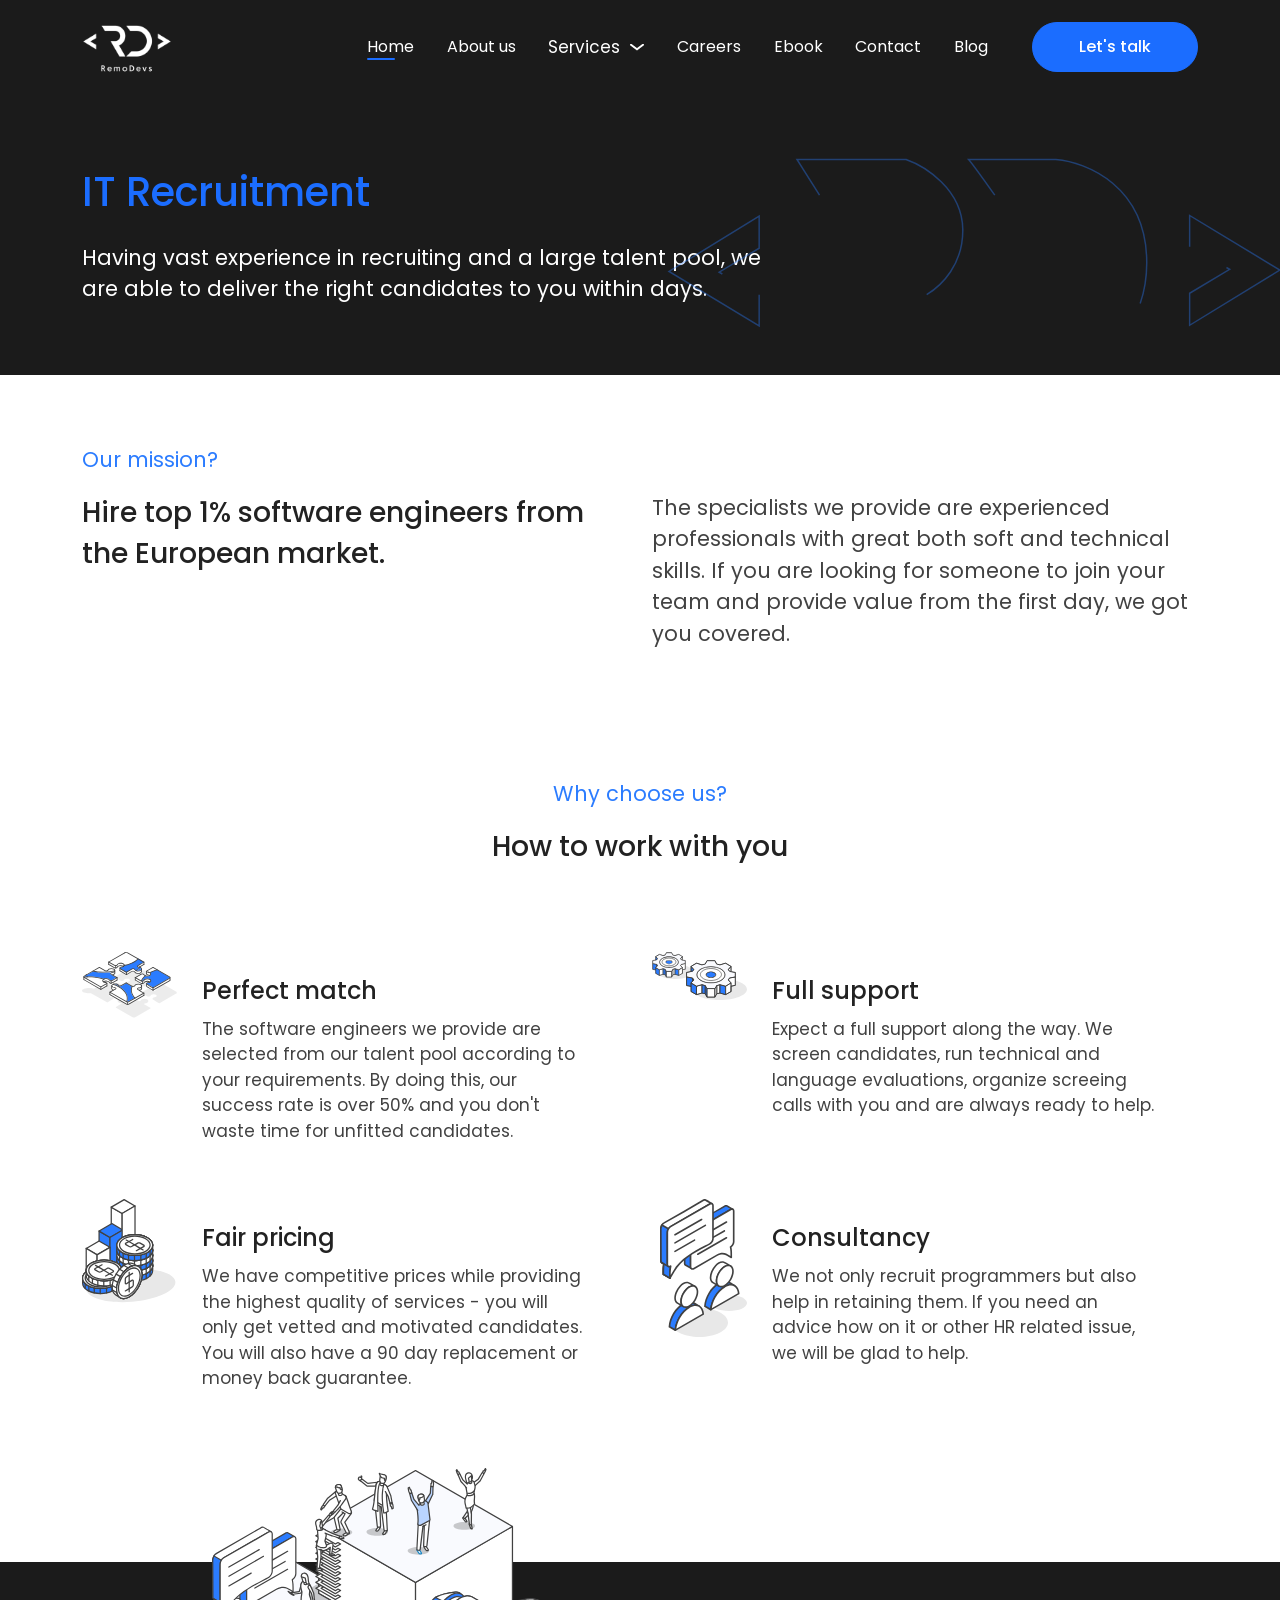
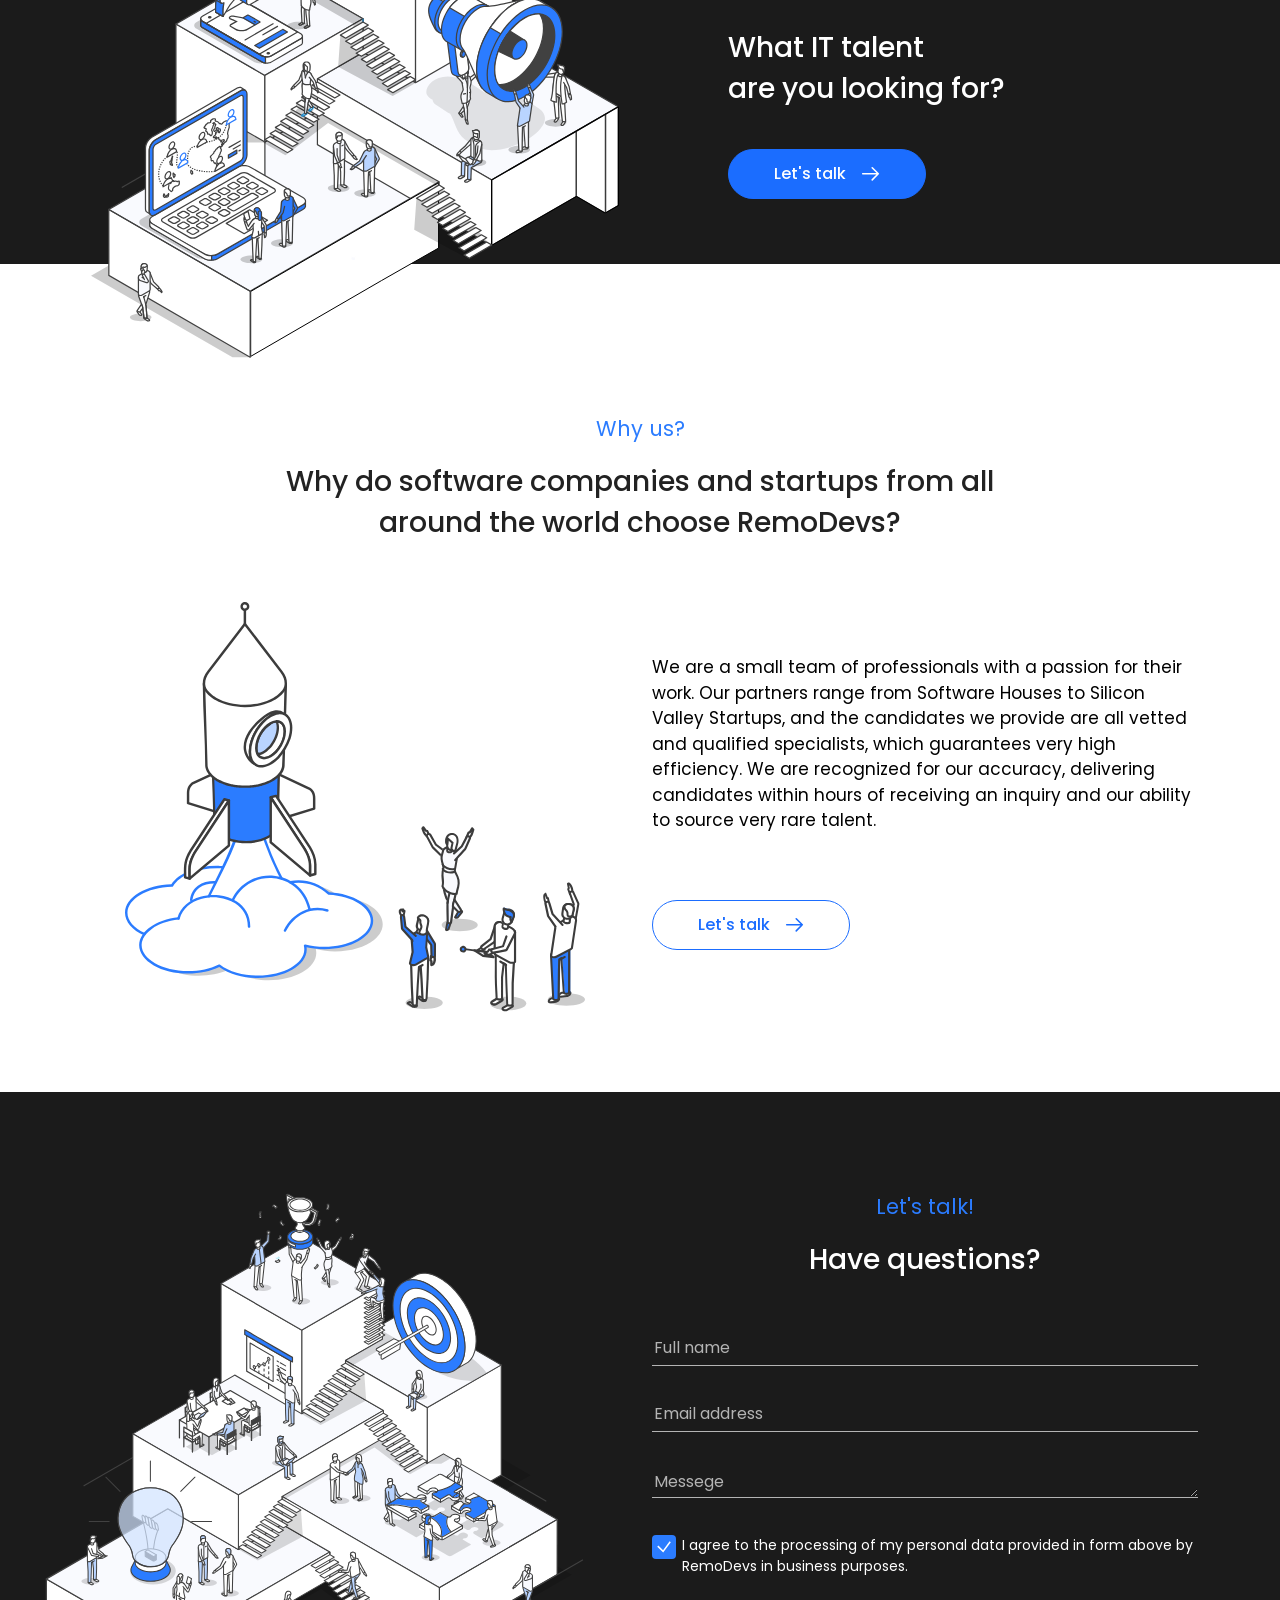
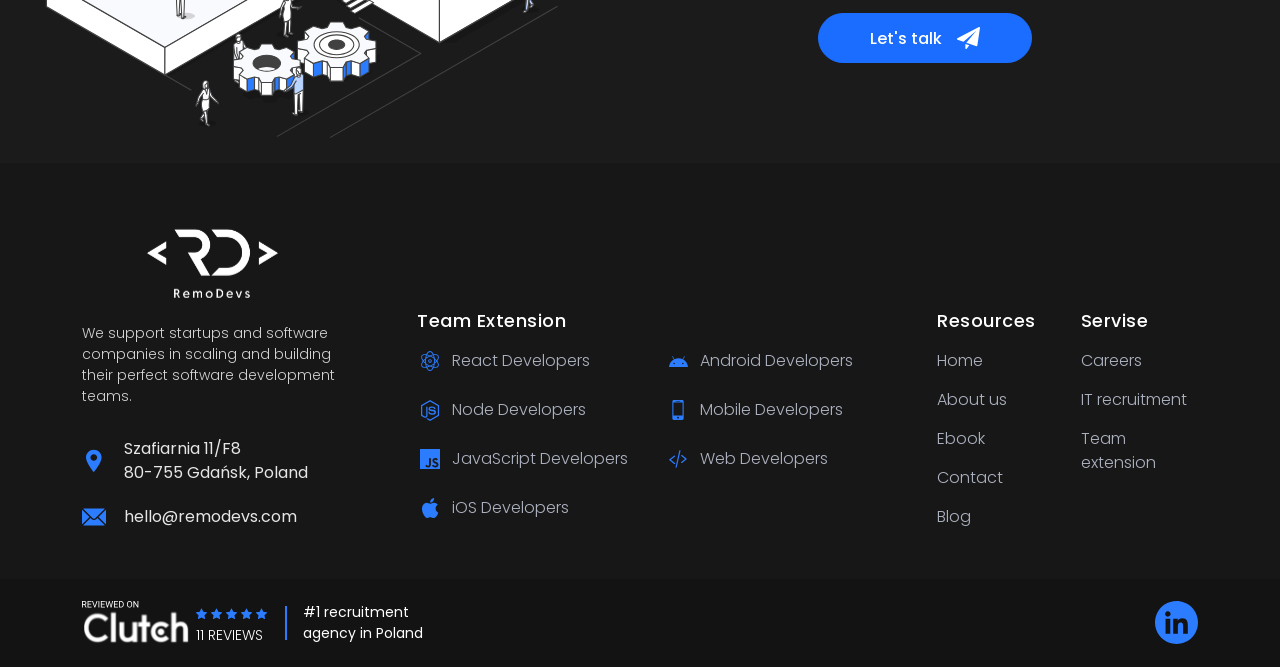
<file: service-recruit-it-professionals.html>
<!DOCTYPE html>
<html lang="en">

<head>
    <meta charset="UTF-8">
    <meta http-equiv="X-UA-Compatible" content="IE=edge">
    <meta name="viewport" content="width=device-width, initial-scale=1.0">
    <title>Services Recruit IT Professionals</title>
    <link rel="apple-touch-icon-precomposed" href="favicon/favicon.png">
    <link rel="icon" href="favicon/favicon.png">
    <link rel="stylesheet" href="css/lib/bootstrap.min.css">
    <link rel="stylesheet" href="css/lib/slick.css">
    <link rel="stylesheet" href="css/style.css">
</head>

<body>

    <header class="header header_back">
        <div class="container">
            <div class="row align-items-center">
                <div class="col-xl-3 col-lg-2">
                    <a href="index.html" class="header__logo">
                        <img src="img/logo-white.svg" alt="logo">
                    </a>
                </div>
                <div class="col-xl-7 col-lg-8 mobilemenu-wrapper">
                    <nav class="header__nav">
                        <ul>
                            <li class="active"><a href="#">Home</a></li>
                            <li><a href="#">About us</a></li>
                            <li class="submenu">
                                <a href="#">Services</a>
                                <ul>
                                    <li><a href="#">IT Recruitment</a></li>
                                    <li><a href="#">Team Extension</a></li>
                                </ul>
                            </li>
                            <li><a href="#">Careers</a></li>
                            <li><a href="#">Ebook</a></li>
                            <li><a href="#">Contact</a></li>
                            <li><a href="#">Blog</a></li>
                        </ul>
                        <a href="#" class="header__btn">
                            Let's talk
                        </a>
                    </nav>
                </div>
                <div class="col-xl-2 text-lg-end col-lg-2">
                    <a href="#" class="header__btn">
                        Let's talk
                    </a>
                </div>
            </div>
            <button class="burger">
                <span></span><span></span><span></span>
            </button>
        </div>
    </header>

    <main class="main">
        <section class="welcscreen-black">
            <div class="container">
                <h1>IT Recruitment</h1>
                <div class="descr">
                    <p>
                        Having vast experience in recruiting and a large talent pool, we are able to deliver the right
                        candidates to you within days.
                    </p>
                </div>
            </div>
            <img class="absbg" src="img/bglogo2.svg" alt="bg">
        </section>

        <section class="infosect">
            <div class="container">
                <p class="subtitle">Our mission?</p>
                <div class="row">
                    <div class="col-lg-6">
                        <div class="infosect__titles">
                            <h3>Hire top 1% software engineers from the European market.</h3>
                        </div>
                    </div>
                    <div class="col-lg-6">
                        <div class="infosect__descr">
                            <p>
                                The specialists we provide are experienced professionals with great both soft and
                                technical skills. If you are looking for someone to join your team and provide value
                                from the first day, we got you covered.
                            </p>
                        </div>
                    </div>
                </div>
            </div>
        </section>

        <section class="abusmission abusmission__serv">
            <div class="container">
                <p class="subtitle text-center">Why choose us?</p>
                <h3 class="text-center">How to work with you</h3>
                <div class="row">
                    <div class="col-lg-6">
                        <div class="abusmission__box">
                            <div class="abusmission__box-img">
                                <img src="img/servicon1.svg" alt="img">
                            </div>
                            <div class="abusmission__box-descr">
                                <h6>Perfect match</h6>
                                <p>
                                    The software engineers we provide are selected from our talent pool according to
                                    your requirements. By doing this, our success rate is over 50% and you don't waste
                                    time for unfitted candidates.
                                </p>
                            </div>
                        </div>
                    </div>
                    <div class="col-lg-6">
                        <div class="abusmission__box">
                            <div class="abusmission__box-img">
                                <img src="img/servicon2.svg" alt="img">
                            </div>
                            <div class="abusmission__box-descr">
                                <h6>Full support</h6>
                                <p>
                                    Expect a full support along the way. We screen candidates, run technical and
                                    language evaluations, organize screeing calls with you and are always ready to help.
                                </p>
                            </div>
                        </div>
                    </div>
                    <div class="col-lg-6">
                        <div class="abusmission__box">
                            <div class="abusmission__box-img">
                                <img src="img/servicon3.svg" alt="img">
                            </div>
                            <div class="abusmission__box-descr">
                                <h6>Fair pricing</h6>
                                <p>
                                    We have competitive prices while providing the highest quality of services - you
                                    will only get vetted and motivated candidates. You will also have a 90 day
                                    replacement or money back guarantee.
                                </p>
                            </div>
                        </div>
                    </div>
                    <div class="col-lg-6">
                        <div class="abusmission__box">
                            <div class="abusmission__box-img">
                                <img src="img/servicon4.svg" alt="img">
                            </div>
                            <div class="abusmission__box-descr">
                                <h6>Consultancy</h6>
                                <p>
                                    We not only recruit programmers but also help in retaining them. If you need an
                                    advice how on it or other HR related issue, we will be glad to help.
                                </p>
                            </div>
                        </div>
                    </div>

                </div>
            </div>
        </section>

        <section class="lfit">
            <div class="container">
                <div class="row">
                    <div class="col-lg-6 col-sm-4">
                        <div class="lfit__left">
                            <img src="img/illustration4.svg" alt="img">
                        </div>
                    </div>
                    <div class="col-lg-6 col-sm-8">
                        <div class="lfit__right">
                            <h3>
                                What IT talent<br> are you looking for?
                            </h3>
                            <a class="blue-btn border-hover" href="#">
                                Let's talk 
                                <svg width="19" height="15" viewBox="0 0 19 15" fill="none" xmlns="http://www.w3.org/2000/svg">
                                    <path d="M11.2285 1.72848L17.2782 7.77817M17.2782 7.77817L11.2285 13.8279M17.2782 7.77817H1.72183" stroke="white" stroke-width="1.6" stroke-linecap="round" stroke-linejoin="round"/>
                                    </svg>
                                    
                            </a>
                        </div>
                    </div>
                </div>
            </div>
        </section>

        <section class="whyus whyus_service">
            <div class="container">
                <p class="subtitle text-center">Why us?</p>
                <h3 class="text-center">Why do software companies and startups from all<br> around the world choose
                    RemoDevs?</h3>
                <div class="row align-items-center">
                    <div class="col-md-6">
                        <div class="picwrapp">
                            <img src="img/illustration3.svg" alt="img">
                        </div>
                    </div>
                    <div class="col-md-6">
                        <div class="textwrapp">
                            <p>
                                We are a small team of professionals with a passion for their work.
                                Our partners range from Software Houses to Silicon Valley Startups, and the candidates
                                we
                                provide are all vetted and qualified specialists, which guarantees very high efficiency.
                                We are recognized for our accuracy, delivering candidates within hours of receiving an
                                inquiry and our ability to source very rare talent.
                            </p>
                            <a class="blue-btn white" href="#">
                                Let's talk
                                <svg width="19" height="15" viewBox="0 0 19 15" fill="none"
                                    xmlns="http://www.w3.org/2000/svg">
                                    <path
                                        d="M11.2285 1.72848L17.2782 7.77817M17.2782 7.77817L11.2285 13.8279M17.2782 7.77817H1.72183"
                                        stroke="#1B6DFF" stroke-width="1.6" stroke-linecap="round"
                                        stroke-linejoin="round" />
                                </svg>
                            </a>
                        </div>
                    </div>
                </div>
            </div>
        </section>

        <section class="formsection black">
            <div class="container">
                <div class="row">
                    <div class="col-lg-6">
                        <div class="formsection__leftpic">
                            <img src="img/illustration2.svg" alt="img">
                        </div>
                    </div>
                    <div class="col-lg-6">
                        <div class="formsection__form">
                            <p class="subtitle text-center">Let's talk!</p>
                            <h3 class="text-center">Have questions?</h3>
                            <form action="#">
                                <div class="inputfield">
                                    <input type="text" placeholder="Full name">
                                </div>
                                <div class="inputfield">
                                    <input type="email" placeholder="Email address">
                                </div>
                                <!-- <div class="inputfield">
                                    <input type="text" placeholder="Company">
                                </div> -->
                                <div class="inputfield">
                                    <textarea placeholder="Messege"></textarea>
                                </div>
                                <!-- <div class="checkfield">
                                    <input type="checkbox" id="check1" checked>
                                    <label for="check1">
                                        I agree to the processing of my personal data provided in form above by RemoDevs
                                        in business purposes.
                                    </label>
                                </div> -->
                                <div class="checkfield">
                                    <label for="check1">
                                        <input type="checkbox" id="check1" checked="">
                                        <span>
                                            I agree to the processing of my personal data provided in form above by
                                            RemoDevs
                                            in business purposes.
                                        </span>
                                    </label>
                                </div>
                                <div class="text-center">
                                    <button type="submit" class="formbtn blue-btn">
                                        Let's talk
                                        <!-- <img src="img/paper-plane.svg" alt="img"> -->
                                        <svg width="23" height="23" viewBox="0 0 23 23" fill="none" xmlns="http://www.w3.org/2000/svg">
                                            <g clip-path="url(#clip0_280_4722)">
                                            <path d="M8.3855 16.8779V21.3227C8.3855 21.6332 8.58483 21.9082 8.88 22.006C8.95379 22.0299 9.0295 22.0414 9.10425 22.0414C9.3285 22.0414 9.54508 21.936 9.68308 21.7482L12.283 18.21L8.3855 16.8779Z" fill="white"/>
                                            <path d="M22.6982 0.133293C22.4778 -0.0229151 22.1883 -0.0439984 21.9488 0.0815433L0.386251 11.342C0.131334 11.4752 -0.019124 11.7473 0.00195929 12.0339C0.024001 12.3214 0.214709 12.5667 0.485918 12.6597L6.48029 14.7086L19.2463 3.79317L9.36775 15.6947L19.414 19.1284C19.4887 19.1533 19.5673 19.1668 19.6459 19.1668C19.7762 19.1668 19.9056 19.1313 20.0196 19.0623C20.2017 18.9511 20.3253 18.7643 20.357 18.5544L22.9924 0.82521C23.0317 0.556877 22.9186 0.29046 22.6982 0.133293Z" fill="white"/>
                                            </g>
                                            <defs>
                                            <clipPath id="clip0_280_4722">
                                            <rect width="23" height="23" fill="white"/>
                                            </clipPath>
                                            </defs>
                                            </svg>
                                            
                                    </button>
                                </div>
                            </form>
                        </div>
                    </div>
                </div>
            </div>
        </section>

    </main>

    <footer class="footer">
        <div class="footer__topsect">
            <div class="container">
                <div class="row">
                    <div class="col-lg-3">
                        <div class="footer__leftinfo">
                            <div class="footer__logo">
                                <a href="index.html"><img src="img/logo-footer.svg" alt="logo"></a>
                            </div>
                            <div class="descr">
                                <p>
                                    We support startups and software companies in scaling and building their perfect
                                    software development teams.
                                </p>
                            </div>
                            <ul>
                                <li class="address">
                                    <a href="#">
                                        Szafiarnia 11/F8<br>
                                        80-755 Gdańsk, Poland
                                    </a>
                                </li>
                                <li class="mail"><a href="#">hello@remodevs.com</a></li>
                            </ul>
                        </div>
                    </div>
                    <div class="col-lg-6">
                        <div class="footer__centernav">
                            <p class="title">Team Extension</p>
                            <ul>
                                <li class="icreact"><a href="#">React Developers</a></li>
                                <li class="icandroid"><a href="#">Android Developers</a></li>
                                <li class="icnode"><a href="#">Node Developers</a></li>
                                <li class="icmob"><a href="#">Mobile Developers</a></li>
                                <li class="icjs"><a href="#">JavaScript Developers</a></li>
                                <li class="icweb"><a href="#">Web Developers</a></li>
                                <li class="icios"><a href="#">iOS Developers</a></li>
                            </ul>
                        </div>
                    </div>
                    <div class="col-lg-3">
                        <div class="footer__rightnav">
                            <div class="listbox">
                                <p class="title">Resources</p>
                                <ul>
                                    <li><a href="#">Home</a></li>
                                    <li><a href="#">About us</a></li>
                                    <li><a href="#">Ebook</a></li>
                                    <li><a href="#">Contact</a></li>
                                    <li><a href="#">Blog</a></li>
                                </ul>
                            </div>
                            <div class="listbox">
                                <p class="title">Servise</p>
                                <ul>
                                    <li><a href="#">Careers</a></li>
                                    <li><a href="#">IT recruitment </a></li>
                                    <li><a href="#">Team extension</a></li>
                                </ul>
                            </div>
                        </div>
                    </div>
                </div>
            </div>
        </div>
        <div class="footer__bottsect">
            <div class="container">
                <div class="row">
                    <div class="col-lg-6 col-md-8">
                        <a href="#">
                            <div class="clutchbox">
                                <div class="clutchbox__left">
                                    <img src="img/clutch-footer.svg" alt="clutch">
                                    <div class="ratingbox">
                                        <div class="stars">
                                            <img src="img/star-blue.svg" alt="star">
                                            <img src="img/star-blue.svg" alt="star">
                                            <img src="img/star-blue.svg" alt="star">
                                            <img src="img/star-blue.svg" alt="star">
                                            <img src="img/star-blue.svg" alt="star">
                                        </div>
                                        <p>
                                            11 reviews
                                        </p>
                                    </div>
                                </div>
                                <div class="clutchbox__right">
                                    <p>
                                        #1 recruitment<br> agency in Poland
                                    </p>
                                </div>
                            </div>
                        </a>
                    </div>
                    <div class="col-lg-6 col-md-4">
                        <div class="text-md-end text-center">
                            <a href="#" target="_blank" class="footln">
                                <svg width="43" height="43" viewBox="0 0 43 43" fill="none"
                                    xmlns="http://www.w3.org/2000/svg">
                                    <g clip-path="url(#clip0_280_4786)">
                                        <path
                                            d="M21.5 0C17.2477 0 13.0909 1.26095 9.55525 3.6234C6.01959 5.98585 3.26388 9.3437 1.6366 13.2723C0.00931556 17.2009 -0.416456 21.5239 0.413126 25.6944C1.24271 29.865 3.29039 33.696 6.29722 36.7028C9.30405 39.7096 13.135 41.7573 17.3056 42.5869C21.4762 43.4165 25.7991 42.9907 29.7277 41.3634C33.6563 39.7361 37.0142 36.9804 39.3766 33.4448C41.7391 29.9091 43 25.7523 43 21.5C43 15.7978 40.7348 10.3292 36.7028 6.2972C32.6708 2.26517 27.2022 0 21.5 0V0ZM15.248 32.8158H10.5576V17.7064H15.248V32.8158ZM12.9 15.6441C12.3602 15.6463 11.8319 15.4885 11.3818 15.1905C10.9316 14.8925 10.58 14.4678 10.3712 13.9699C10.1625 13.4721 10.106 12.9236 10.2089 12.3937C10.3118 11.8638 10.5695 11.3763 10.9494 10.9928C11.3293 10.6094 11.8144 10.3471 12.3433 10.2393C12.8722 10.1314 13.4213 10.1828 13.921 10.3869C14.4207 10.591 14.8487 10.9387 15.1509 11.386C15.4531 11.8333 15.6158 12.3602 15.6186 12.9C15.6201 13.6238 15.335 14.3188 14.8256 14.833C14.3161 15.3473 13.6238 15.6388 12.9 15.6441ZM32.8158 32.8158H28.1282V25.4605C28.1282 23.7066 28.0943 21.4576 25.6897 21.4576C23.2851 21.4576 22.8607 23.3643 22.8607 25.3332V32.8158H18.1901V17.7064H22.691V19.7659H22.7561C23.3813 18.5777 24.9117 17.3245 27.1947 17.3245C31.9417 17.3245 32.8158 20.4533 32.8158 24.5157V32.8158Z"
                                            fill="#2B7CFF" />
                                    </g>
                                    <defs>
                                        <clipPath id="clip0_280_4786">
                                            <rect width="43" height="43" fill="white" />
                                        </clipPath>
                                    </defs>
                                </svg>
                            </a>
                        </div>
                    </div>
                </div>
            </div>
        </div>
    </footer>



    <script src="js/lib/jquery.js"></script>
    <script src="js/lib/slick.min.js"></script>
    <script src="js/common.js"></script>
</body>

</html>
</file>
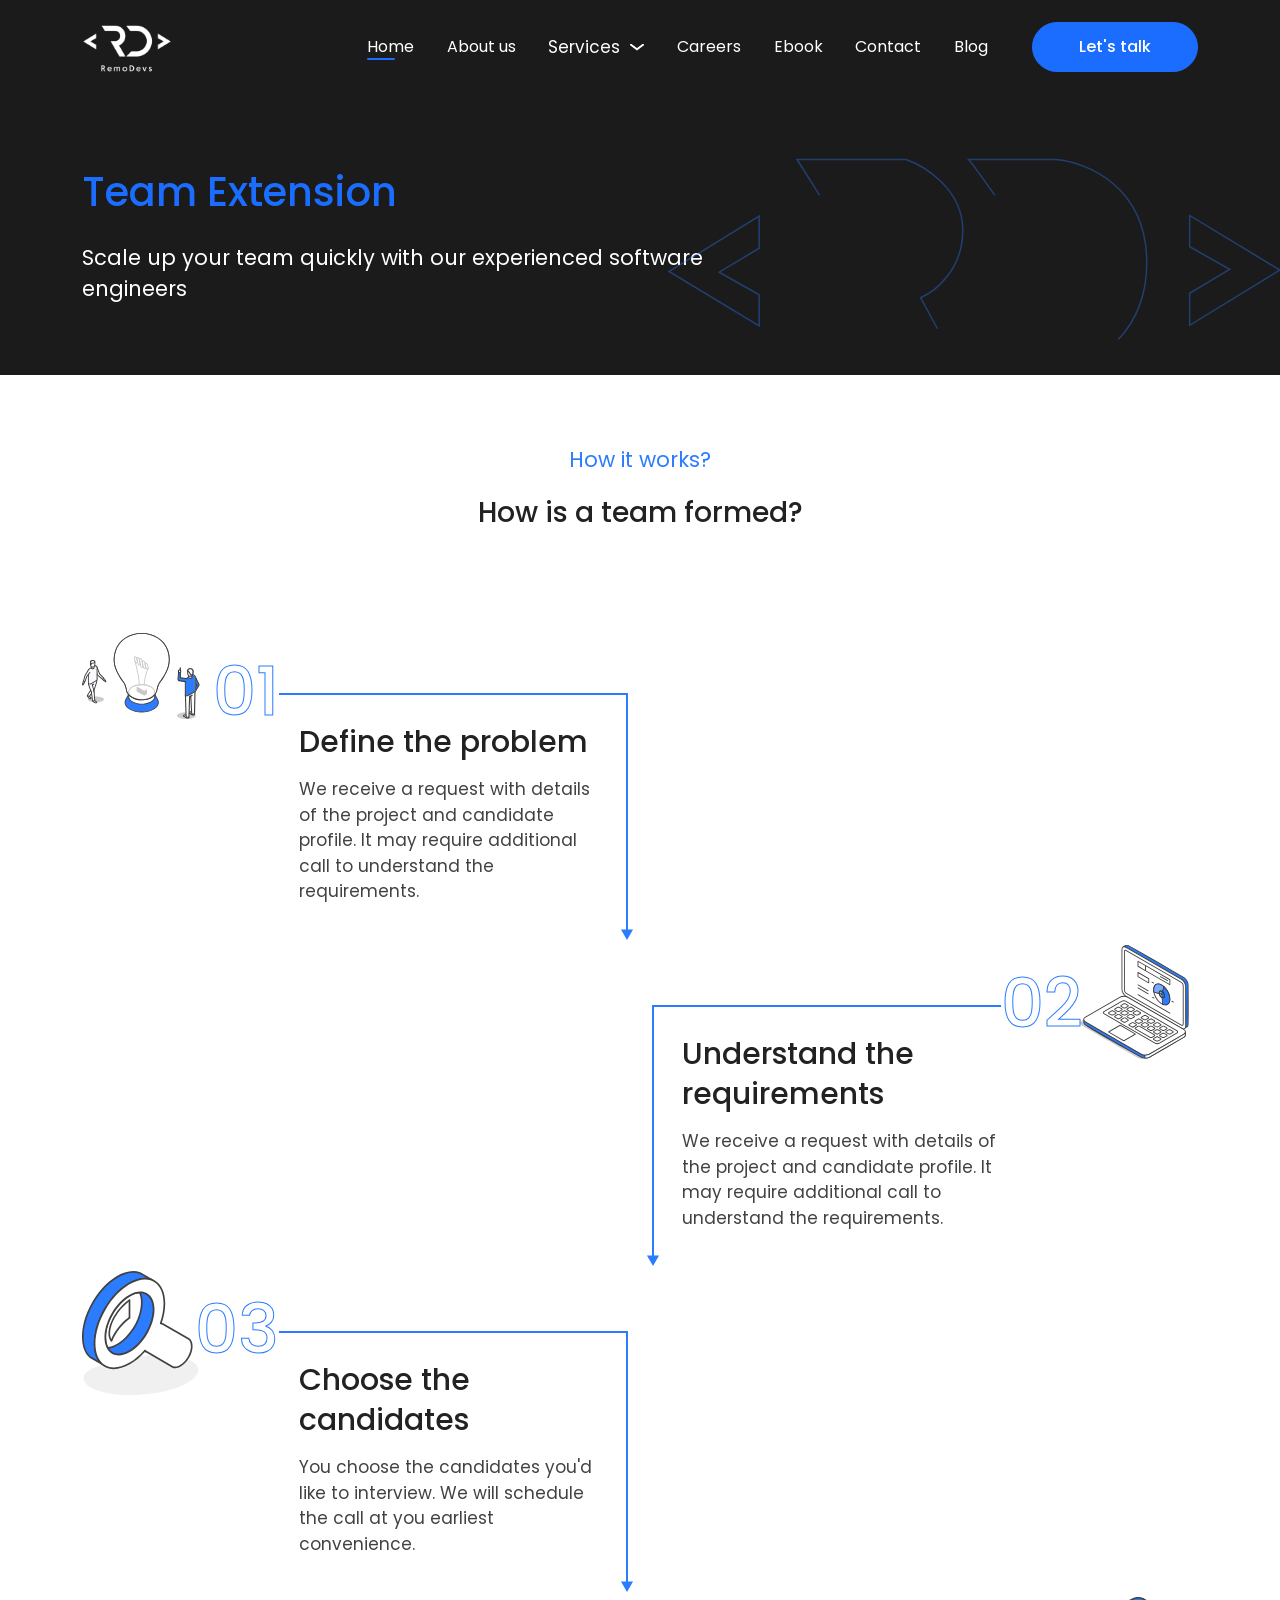
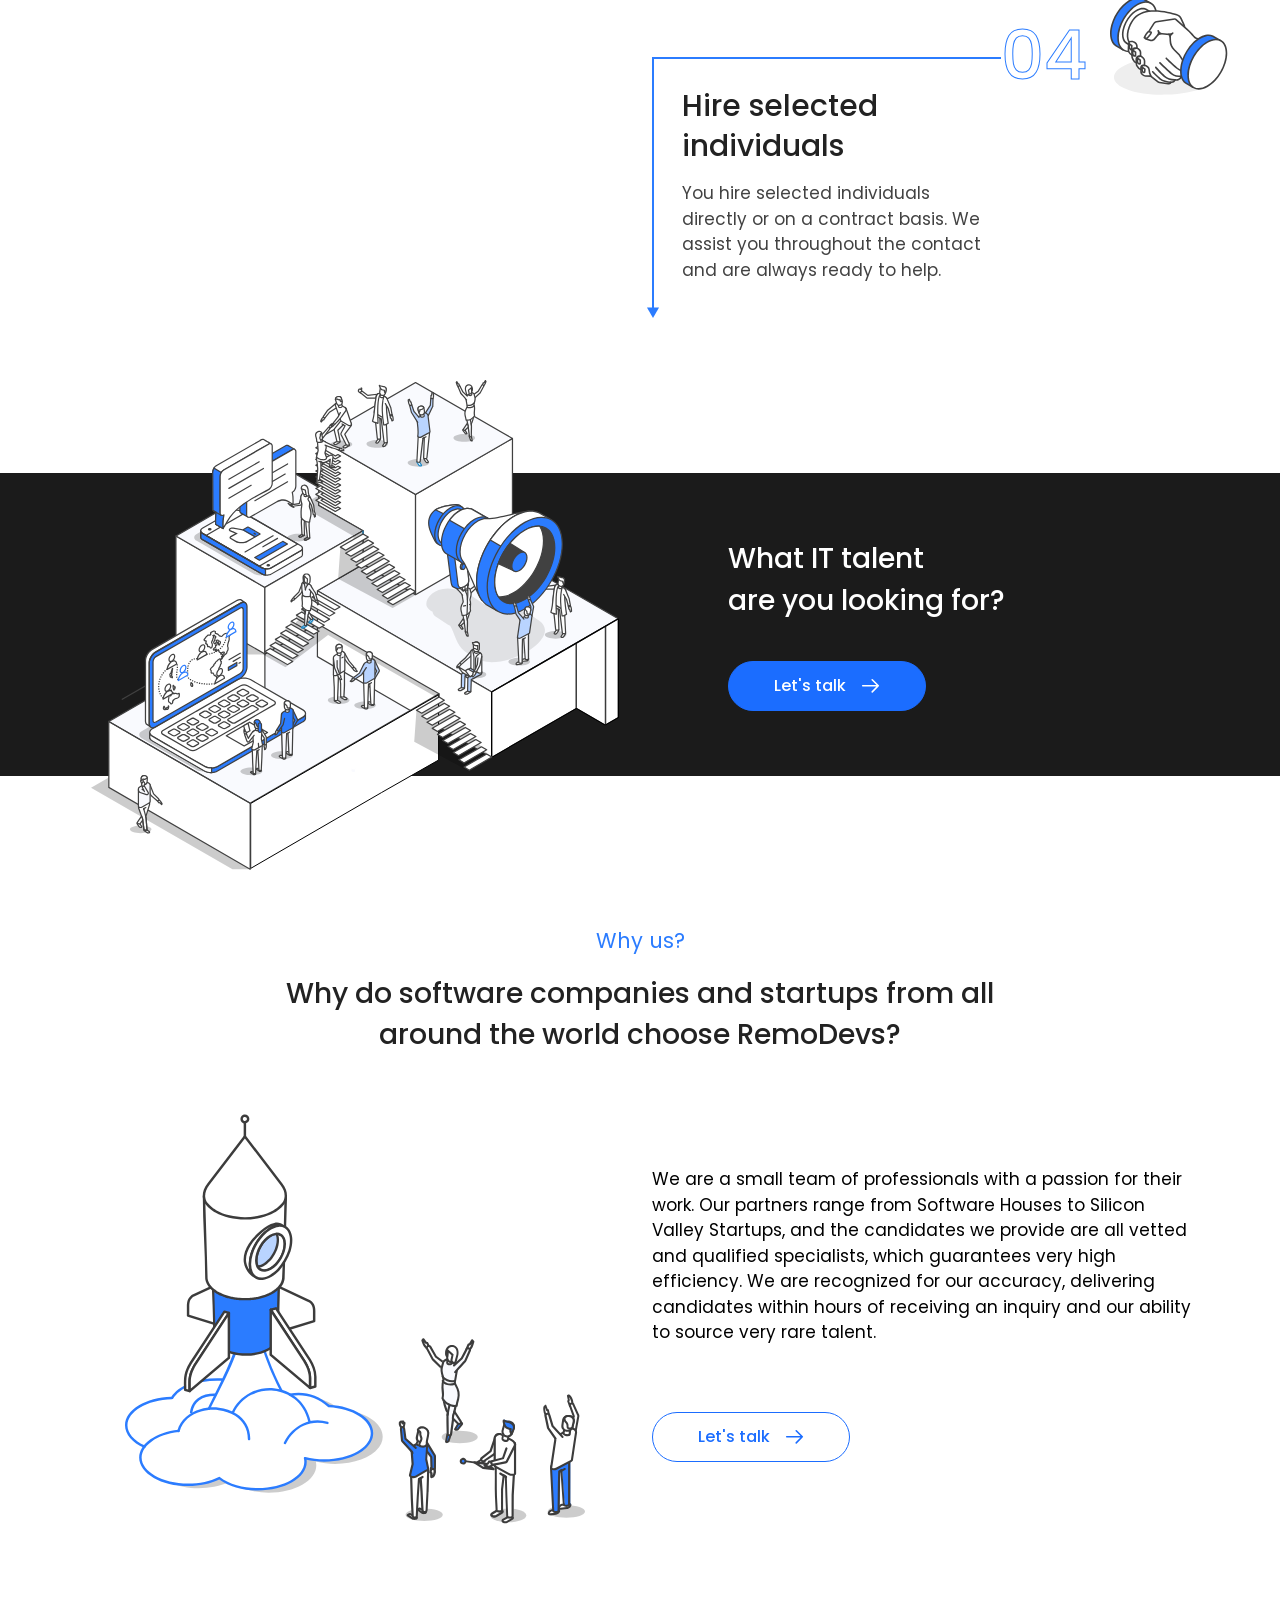
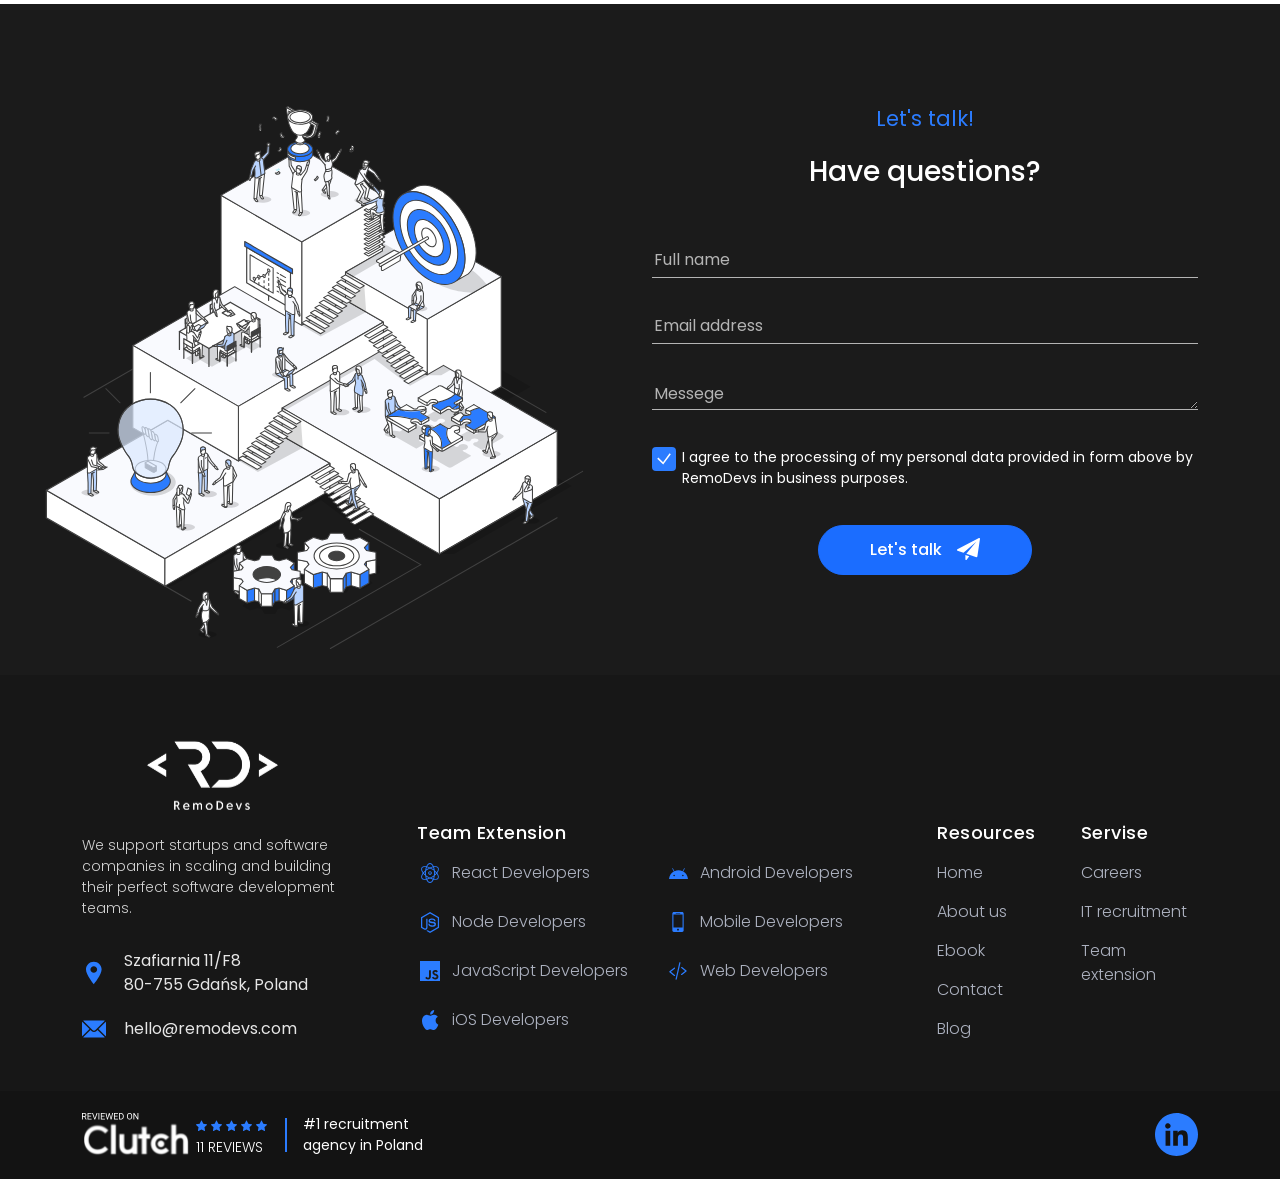
<file: service-team-extension.html>
<!DOCTYPE html>
<html lang="en">

<head>
    <meta charset="UTF-8">
    <meta http-equiv="X-UA-Compatible" content="IE=edge">
    <meta name="viewport" content="width=device-width, initial-scale=1.0">
    <title>Services Team Extension</title>
    <link rel="apple-touch-icon-precomposed" href="favicon/favicon.png">
    <link rel="icon" href="favicon/favicon.png">
    <link rel="stylesheet" href="css/lib/bootstrap.min.css">
    <link rel="stylesheet" href="css/lib/slick.css">
    <link rel="stylesheet" href="css/style.css">
</head>

<body>

    <header class="header header_back">
        <div class="container">
            <div class="row align-items-center">
                <div class="col-xl-3 col-lg-2">
                    <a href="index.html" class="header__logo">
                        <img src="img/logo-white.svg" alt="logo">
                    </a>
                </div>
                <div class="col-xl-7 col-lg-8 mobilemenu-wrapper">
                    <nav class="header__nav">
                        <ul>
                            <li class="active"><a href="#">Home</a></li>
                            <li><a href="#">About us</a></li>
                            <li class="submenu">
                                <a href="#">Services</a>
                                <ul>
                                    <li><a href="#">IT Recruitment</a></li>
                                    <li><a href="#">Team Extension</a></li>
                                </ul>
                            </li>
                            <li><a href="#">Careers</a></li>
                            <li><a href="#">Ebook</a></li>
                            <li><a href="#">Contact</a></li>
                            <li><a href="#">Blog</a></li>
                        </ul>
                        <a href="#" class="header__btn">
                            Let's talk
                        </a>
                    </nav>
                </div>
                <div class="col-xl-2 text-lg-end col-lg-2">
                    <a href="#" class="header__btn">
                        Let's talk
                    </a>
                </div>
            </div>
            <button class="burger">
                <span></span><span></span><span></span>
            </button>
        </div>
    </header>

    <main class="main">
        <section class="welcscreen-black">
            <div class="container">
                <h1>Team Extension</h1>
                <div class="descr">
                    <p>
                        Scale up your team quickly with our experienced software engineers
                    </p>
                </div>
            </div>
            <img class="absbg" src="img/bglogo2.svg" alt="bg">
        </section>

        <section class="howitworks">
            <div class="container">
                <p class="subtitle text-center">How it works?</p>
                <h3 class="text-center">How is a team formed?</h3>
                <div class="row">
                    <div class="col-xl-6">
                        <div class="howitworkbox">
                            <div class="howitworkbox__left">
                                <img src="img/hitw1.svg" alt="img">
                                <span>01</span>
                            </div>
                            <div class="howitworkbox__right">
                                <p class="title">Define the problem</p>
                                <p class="descr">
                                    We receive a request with details of the project and candidate profile. It may
                                    require additional call to understand the requirements.
                                </p>
                            </div>
                        </div>
                    </div>
                    <div class="col-xl-6 offset-xl-6">
                        <div class="howitworkbox">
                            <div class="howitworkbox__left">
                                <img src="img/hitw2.svg" alt="img">
                                <span>02</span>
                            </div>
                            <div class="howitworkbox__right">
                                <p class="title">Understand the requirements</p>
                                <p class="descr">
                                    We receive a request with details of the project and candidate profile. It may
                                    require additional call to understand the requirements.
                                </p>
                            </div>
                        </div>
                    </div>
                    <div class="col-xl-6">
                        <div class="howitworkbox">
                            <div class="howitworkbox__left">
                                <img src="img/hitw3.svg" alt="img">
                                <span>03</span>
                            </div>
                            <div class="howitworkbox__right">
                                <p class="title">Choose the candidates</p>
                                <p class="descr">
                                    You choose the candidates you'd like to interview. We will schedule the call at you
                                    earliest convenience.
                                </p>
                            </div>
                        </div>
                    </div>
                    <div class="col-xl-6 offset-xl-6">
                        <div class="howitworkbox">
                            <div class="howitworkbox__left">
                                <img src="img/hitw4.svg" alt="img">
                                <span>04</span>
                            </div>
                            <div class="howitworkbox__right">
                                <p class="title">Hire selected individuals</p>
                                <p class="descr">
                                    You hire selected individuals directly or on a contract basis. We assist you
                                    throughout the contact and are always ready to help.
                                </p>
                            </div>
                        </div>
                    </div>
                </div>
            </div>
        </section>

        <section class="lfit">
            <div class="container">
                <div class="row">
                    <div class="col-lg-6 col-sm-4">
                        <div class="lfit__left">
                            <img src="img/illustration4.svg" alt="img">
                        </div>
                    </div>
                    <div class="col-lg-6 col-sm-8">
                        <div class="lfit__right">
                            <h3>
                                What IT talent<br> are you looking for?
                            </h3>
                            <a class="blue-btn border-hover" href="#">
                                Let's talk 
                                <svg width="19" height="15" viewBox="0 0 19 15" fill="none" xmlns="http://www.w3.org/2000/svg">
                                    <path d="M11.2285 1.72848L17.2782 7.77817M17.2782 7.77817L11.2285 13.8279M17.2782 7.77817H1.72183" stroke="white" stroke-width="1.6" stroke-linecap="round" stroke-linejoin="round"/>
                                    </svg>
                                    
                            </a>
                        </div>
                    </div>
                </div>
            </div>
        </section>

        <section class="whyus whyus_service">
            <div class="container">
                <p class="subtitle text-center">Why us?</p>
                <h3 class="text-center">Why do software companies and startups from all<br> around the world choose
                    RemoDevs?</h3>
                <div class="row align-items-center">
                    <div class="col-md-6">
                        <div class="picwrapp">
                            <img src="img/illustration3.svg" alt="img">
                        </div>
                    </div>
                    <div class="col-md-6">
                        <div class="textwrapp">
                            <p>
                                We are a small team of professionals with a passion for their work.
                                Our partners range from Software Houses to Silicon Valley Startups, and the candidates
                                we
                                provide are all vetted and qualified specialists, which guarantees very high efficiency.
                                We are recognized for our accuracy, delivering candidates within hours of receiving an
                                inquiry and our ability to source very rare talent.
                            </p>
                            <a class="blue-btn white" href="#">
                                Let's talk
                                <svg width="19" height="15" viewBox="0 0 19 15" fill="none"
                                    xmlns="http://www.w3.org/2000/svg">
                                    <path
                                        d="M11.2285 1.72848L17.2782 7.77817M17.2782 7.77817L11.2285 13.8279M17.2782 7.77817H1.72183"
                                        stroke="#1B6DFF" stroke-width="1.6" stroke-linecap="round"
                                        stroke-linejoin="round" />
                                </svg>
                            </a>
                        </div>
                    </div>
                </div>
            </div>
        </section>

        <section class="formsection black">
            <div class="container">
                <div class="row">
                    <div class="col-lg-6">
                        <div class="formsection__leftpic">
                            <img src="img/illustration2.svg" alt="img">
                        </div>
                    </div>
                    <div class="col-lg-6">
                        <div class="formsection__form">
                            <p class="subtitle text-center">Let's talk!</p>
                            <h3 class="text-center">Have questions?</h3>
                            <form action="#">
                                <div class="inputfield">
                                    <input type="text" placeholder="Full name">
                                </div>
                                <div class="inputfield">
                                    <input type="email" placeholder="Email address">
                                </div>
                                <!-- <div class="inputfield">
                                    <input type="text" placeholder="Company">
                                </div> -->
                                <div class="inputfield">
                                    <textarea placeholder="Messege"></textarea>
                                </div>
                                <div class="checkfield">
                                    <label for="check1">
                                        <input type="checkbox" id="check1" checked="">
                                        <span>
                                            I agree to the processing of my personal data provided in form above by
                                            RemoDevs
                                            in business purposes.
                                        </span>
                                    </label>
                                </div>
                                <div class="text-center">
                                    <button type="submit" class="formbtn blue-btn">
                                        Let's talk
                                        <img src="img/paper-plane.svg" alt="img">
                                    </button>
                                </div>
                            </form>
                        </div>
                    </div>
                </div>
            </div>
        </section>


       
    </main>

    <footer class="footer">
        <div class="footer__topsect">
            <div class="container">
                <div class="row">
                    <div class="col-lg-3">
                        <div class="footer__leftinfo">
                            <div class="footer__logo">
                                <a href="index.html"><img src="img/logo-footer.svg" alt="logo"></a>
                            </div>
                            <div class="descr">
                                <p>
                                    We support startups and software companies in scaling and building their perfect
                                    software development teams.
                                </p>
                            </div>
                            <ul>
                                <li class="address">
                                    <a href="#">
                                        Szafiarnia 11/F8<br>
                                        80-755 Gdańsk, Poland
                                    </a>
                                </li>
                                <li class="mail"><a href="#">hello@remodevs.com</a></li>
                            </ul>
                        </div>
                    </div>
                    <div class="col-lg-6">
                        <div class="footer__centernav">
                            <p class="title">Team Extension</p>
                            <ul>
                                <li class="icreact"><a href="#">React Developers</a></li>
                                <li class="icandroid"><a href="#">Android Developers</a></li>
                                <li class="icnode"><a href="#">Node Developers</a></li>
                                <li class="icmob"><a href="#">Mobile Developers</a></li>
                                <li class="icjs"><a href="#">JavaScript Developers</a></li>
                                <li class="icweb"><a href="#">Web Developers</a></li>
                                <li class="icios"><a href="#">iOS Developers</a></li>
                            </ul>
                        </div>
                    </div>
                    <div class="col-lg-3">
                        <div class="footer__rightnav">
                            <div class="listbox">
                                <p class="title">Resources</p>
                                <ul>
                                    <li><a href="#">Home</a></li>
                                    <li><a href="#">About us</a></li>
                                    <li><a href="#">Ebook</a></li>
                                    <li><a href="#">Contact</a></li>
                                    <li><a href="#">Blog</a></li>
                                </ul>
                            </div>
                            <div class="listbox">
                                <p class="title">Servise</p>
                                <ul>
                                    <li><a href="#">Careers</a></li>
                                    <li><a href="#">IT recruitment </a></li>
                                    <li><a href="#">Team extension</a></li>
                                </ul>
                            </div>
                        </div>
                    </div>
                </div>
            </div>
        </div>
        <div class="footer__bottsect">
            <div class="container">
                <div class="row">
                    <div class="col-lg-6 col-md-8">
                        <a href="#">
                            <div class="clutchbox">
                                <div class="clutchbox__left">
                                    <img src="img/clutch-footer.svg" alt="clutch">
                                    <div class="ratingbox">
                                        <div class="stars">
                                            <img src="img/star-blue.svg" alt="star">
                                            <img src="img/star-blue.svg" alt="star">
                                            <img src="img/star-blue.svg" alt="star">
                                            <img src="img/star-blue.svg" alt="star">
                                            <img src="img/star-blue.svg" alt="star">
                                        </div>
                                        <p>
                                            11 reviews
                                        </p>
                                    </div>
                                </div>
                                <div class="clutchbox__right">
                                    <p>
                                        #1 recruitment<br> agency in Poland
                                    </p>
                                </div>
                            </div>
                        </a>
                    </div>
                    <div class="col-lg-6 col-md-4">
                        <div class="text-md-end text-center">
                            <a href="#" target="_blank" class="footln">
                                <svg width="43" height="43" viewBox="0 0 43 43" fill="none"
                                    xmlns="http://www.w3.org/2000/svg">
                                    <g clip-path="url(#clip0_280_4786)">
                                        <path
                                            d="M21.5 0C17.2477 0 13.0909 1.26095 9.55525 3.6234C6.01959 5.98585 3.26388 9.3437 1.6366 13.2723C0.00931556 17.2009 -0.416456 21.5239 0.413126 25.6944C1.24271 29.865 3.29039 33.696 6.29722 36.7028C9.30405 39.7096 13.135 41.7573 17.3056 42.5869C21.4762 43.4165 25.7991 42.9907 29.7277 41.3634C33.6563 39.7361 37.0142 36.9804 39.3766 33.4448C41.7391 29.9091 43 25.7523 43 21.5C43 15.7978 40.7348 10.3292 36.7028 6.2972C32.6708 2.26517 27.2022 0 21.5 0V0ZM15.248 32.8158H10.5576V17.7064H15.248V32.8158ZM12.9 15.6441C12.3602 15.6463 11.8319 15.4885 11.3818 15.1905C10.9316 14.8925 10.58 14.4678 10.3712 13.9699C10.1625 13.4721 10.106 12.9236 10.2089 12.3937C10.3118 11.8638 10.5695 11.3763 10.9494 10.9928C11.3293 10.6094 11.8144 10.3471 12.3433 10.2393C12.8722 10.1314 13.4213 10.1828 13.921 10.3869C14.4207 10.591 14.8487 10.9387 15.1509 11.386C15.4531 11.8333 15.6158 12.3602 15.6186 12.9C15.6201 13.6238 15.335 14.3188 14.8256 14.833C14.3161 15.3473 13.6238 15.6388 12.9 15.6441ZM32.8158 32.8158H28.1282V25.4605C28.1282 23.7066 28.0943 21.4576 25.6897 21.4576C23.2851 21.4576 22.8607 23.3643 22.8607 25.3332V32.8158H18.1901V17.7064H22.691V19.7659H22.7561C23.3813 18.5777 24.9117 17.3245 27.1947 17.3245C31.9417 17.3245 32.8158 20.4533 32.8158 24.5157V32.8158Z"
                                            fill="#2B7CFF" />
                                    </g>
                                    <defs>
                                        <clipPath id="clip0_280_4786">
                                            <rect width="43" height="43" fill="white" />
                                        </clipPath>
                                    </defs>
                                </svg>
                            </a>
                        </div>
                    </div>
                </div>
            </div>
        </div>
    </footer>



    <script src="js/lib/jquery.js"></script>
    <script src="js/lib/slick.min.js"></script>
    <script src="js/common.js"></script>
</body>

</html>
</file>
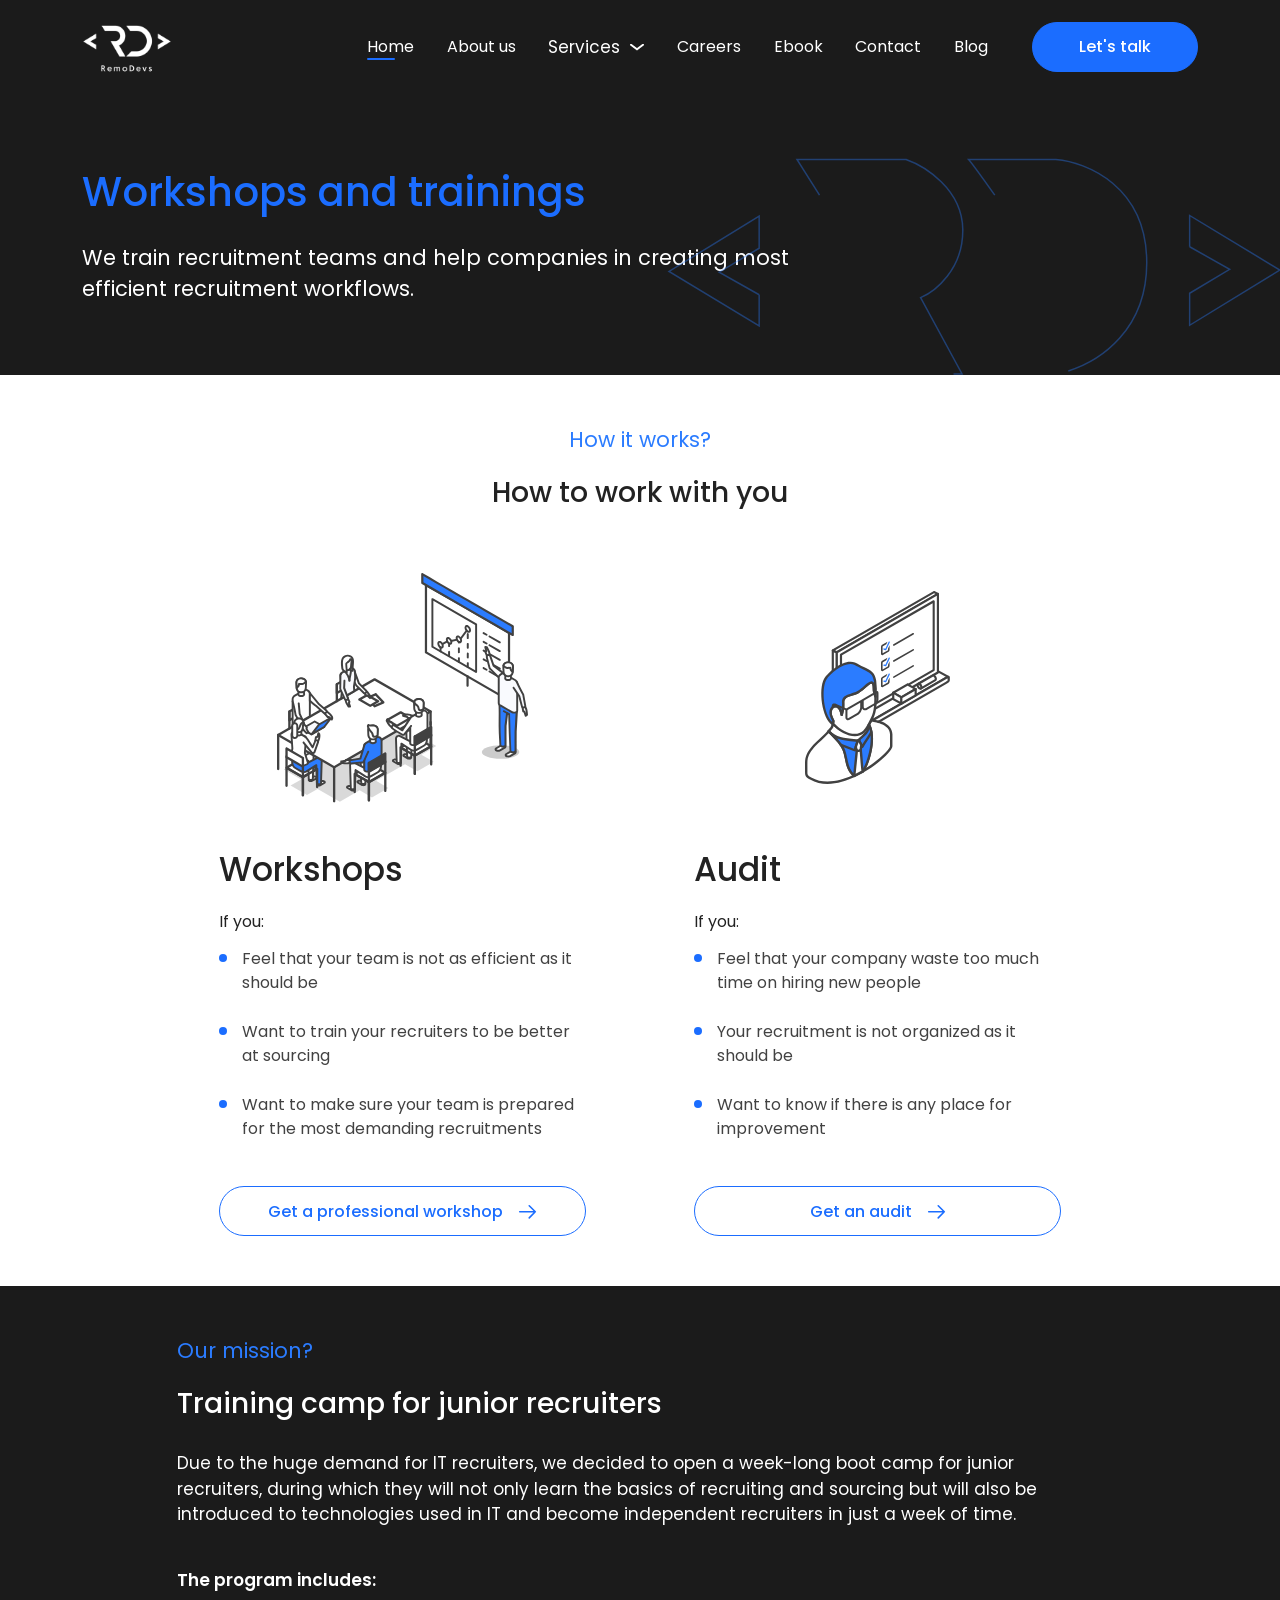
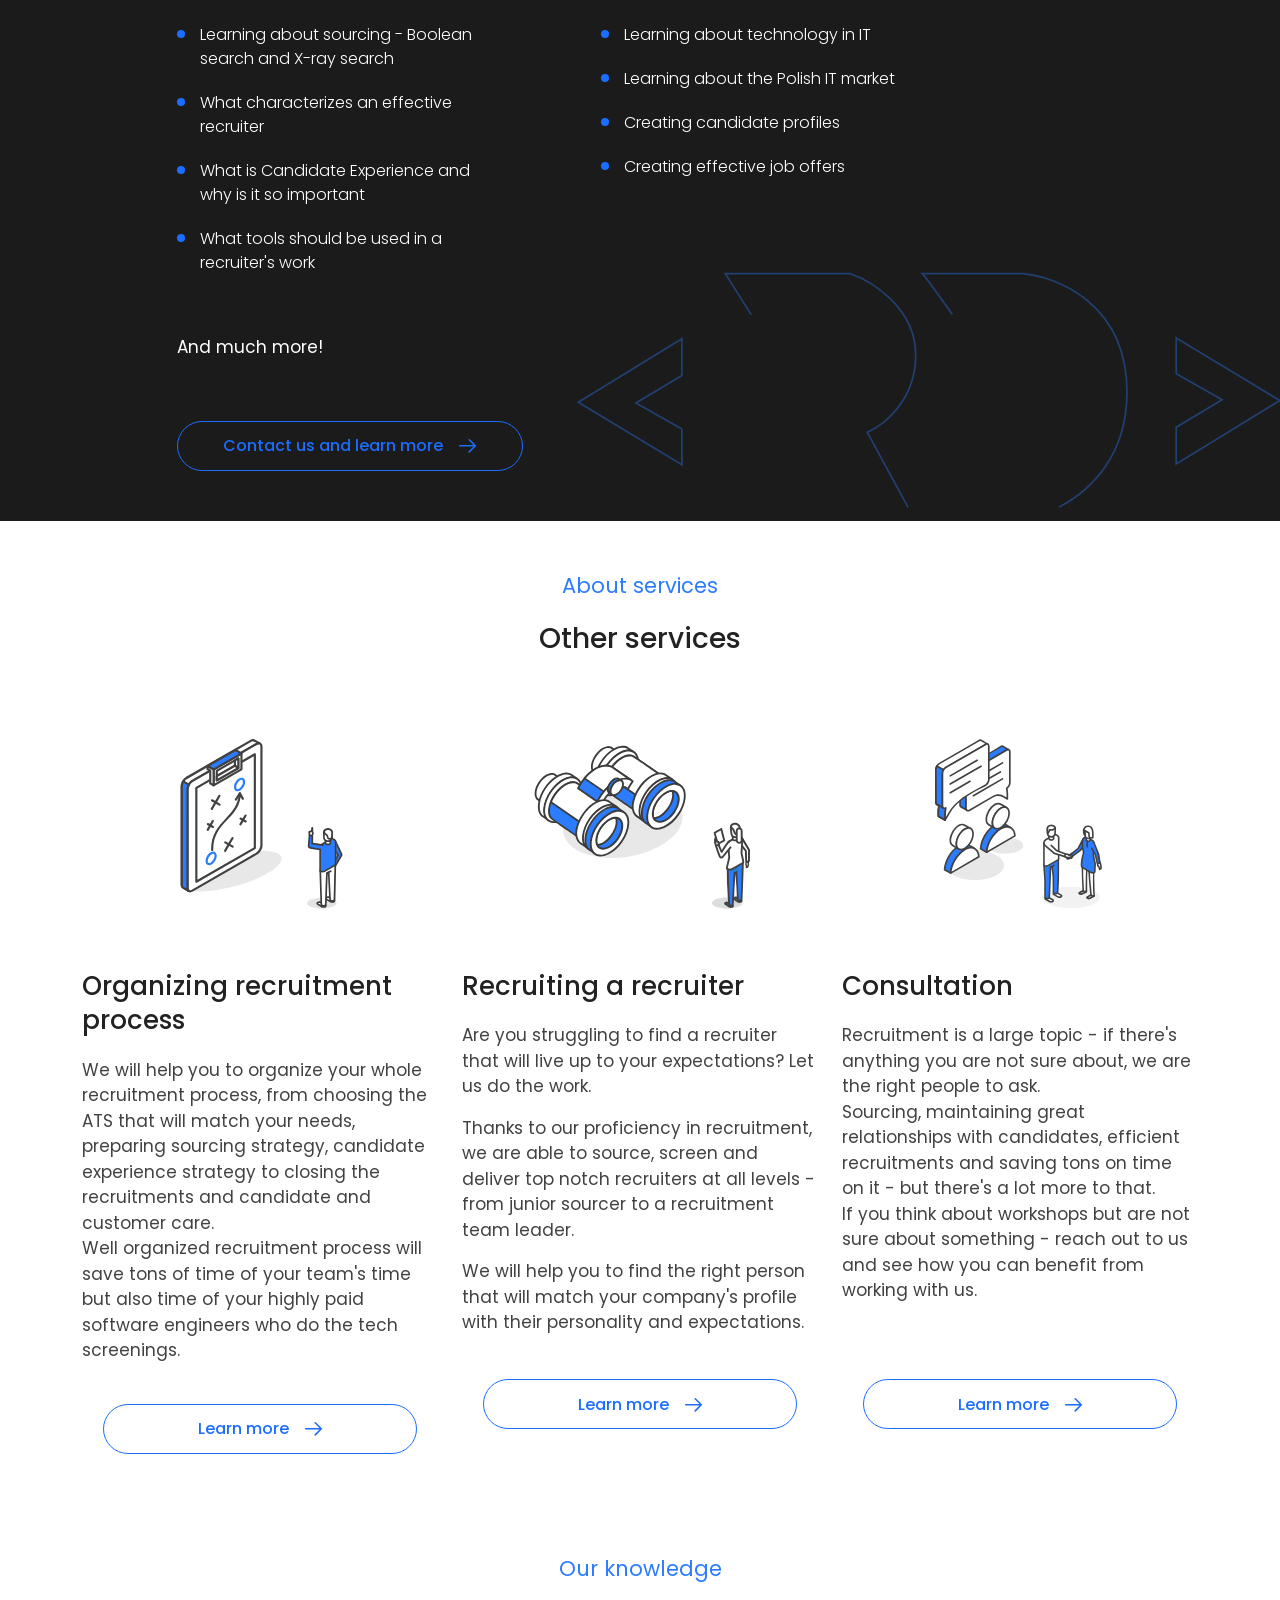
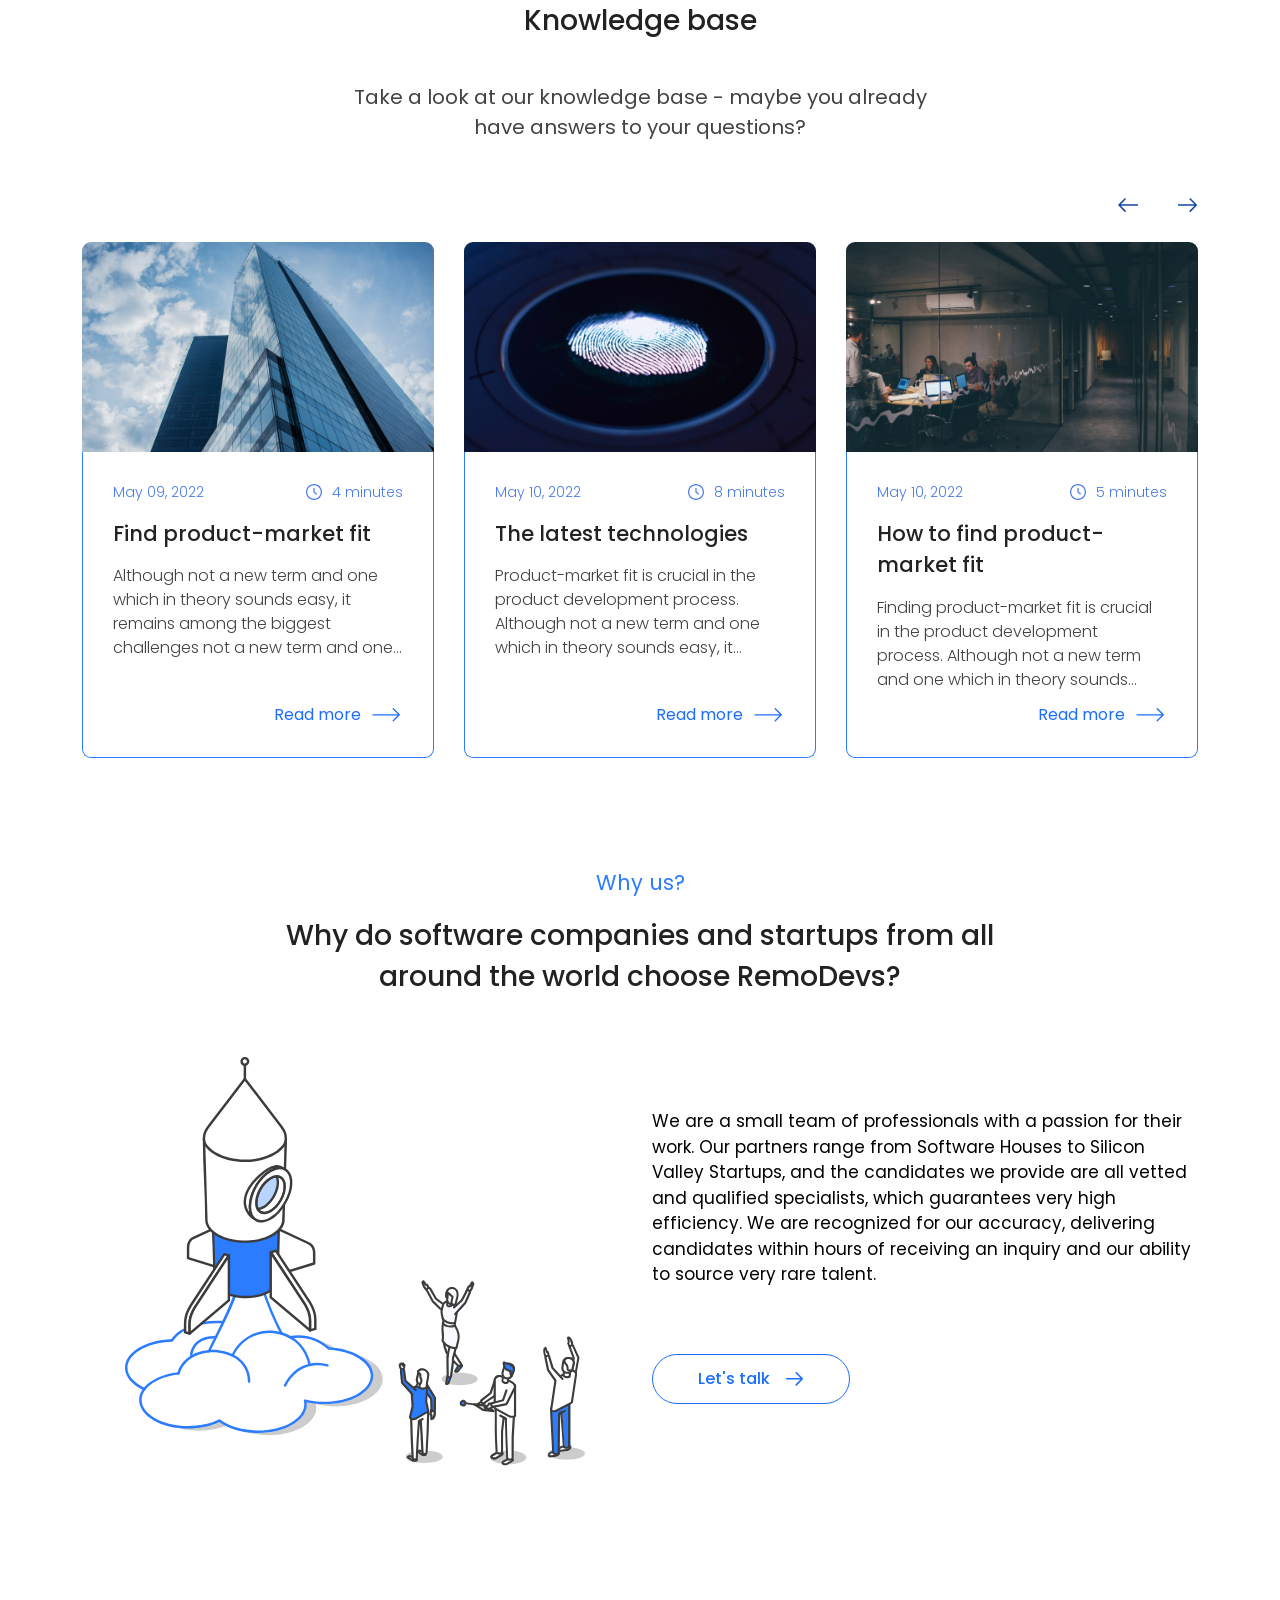
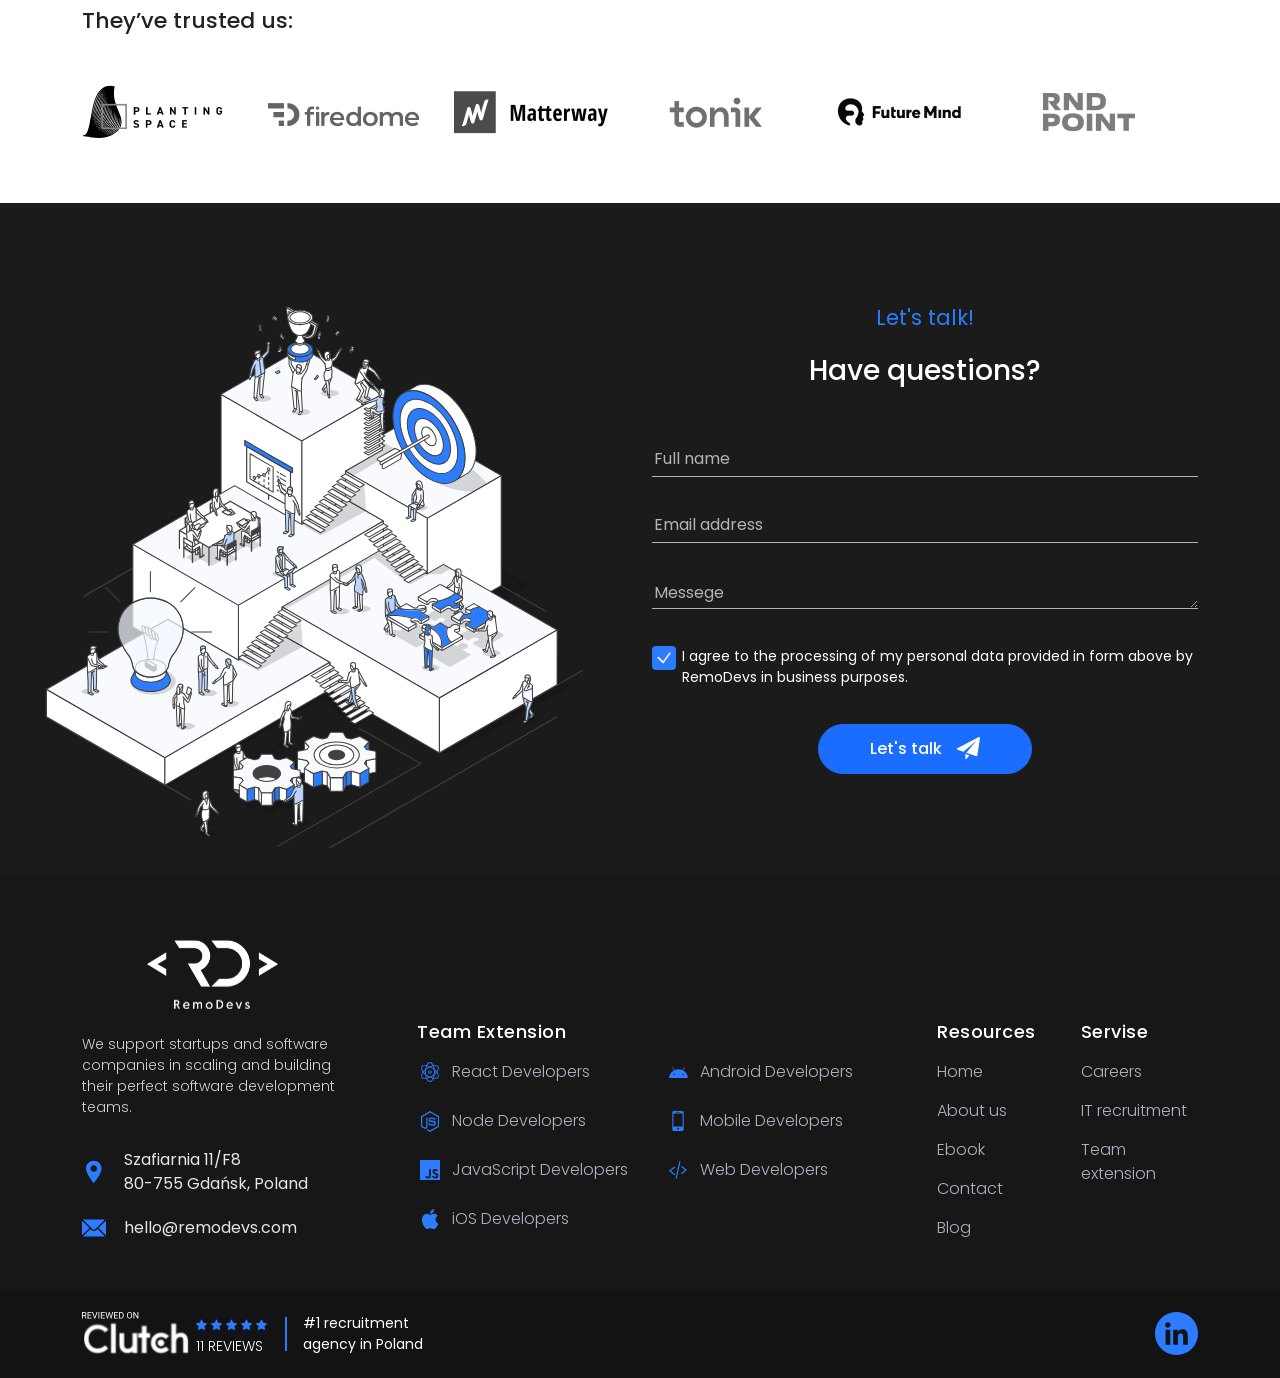
<file: service-workshop.html>
<!DOCTYPE html>
<html lang="en">

<head>
    <meta charset="UTF-8">
    <meta http-equiv="X-UA-Compatible" content="IE=edge">
    <meta name="viewport" content="width=device-width, initial-scale=1.0">
    <title>Services Workshop</title>
    <link rel="apple-touch-icon-precomposed" href="favicon/favicon.png">
    <link rel="icon" href="favicon/favicon.png">
    <link rel="stylesheet" href="css/lib/bootstrap.min.css">
    <link rel="stylesheet" href="css/lib/slick.css">
    <link rel="stylesheet" href="css/style.css">
</head>

<body>

    <header class="header header_back">
        <div class="container">
            <div class="row align-items-center">
                <div class="col-xl-3 col-lg-2">
                    <a href="index.html" class="header__logo">
                        <img src="img/logo-white.svg" alt="logo">
                    </a>
                </div>
                <div class="col-xl-7 col-lg-8 mobilemenu-wrapper">
                    <nav class="header__nav">
                        <ul>
                            <li class="active"><a href="#">Home</a></li>
                            <li><a href="#">About us</a></li>
                            <li class="submenu">
                                <a href="#">Services</a>
                                <ul>
                                    <li><a href="#">IT Recruitment</a></li>
                                    <li><a href="#">Team Extension</a></li>
                                </ul>
                            </li>
                            <li><a href="#">Careers</a></li>
                            <li><a href="#">Ebook</a></li>
                            <li><a href="#">Contact</a></li>
                            <li><a href="#">Blog</a></li>
                        </ul>
                        <a href="#" class="header__btn">
                            Let's talk
                        </a>
                    </nav>
                </div>
                <div class="col-xl-2 text-lg-end col-lg-2">
                    <a href="#" class="header__btn">
                        Let's talk
                    </a>
                </div>
            </div>
            <button class="burger">
                <span></span><span></span><span></span>
            </button>
        </div>
    </header>

    <main class="main">
        <section class="welcscreen-black">
            <div class="container">
                <h1>Workshops and trainings</h1>
                <div class="descr">
                    <p>
                        We train recruitment teams and help companies in creating most efficient recruitment workflows.
                    </p>
                </div>
            </div>
            <img class="absbg" src="img/bglogo2.svg" alt="bg">
        </section>

        <section class="ouroffer">
            <div class="container">
                <p class="subtitle text-center">How it works?</p>
                <h3 class="text-center">How to work with you</h3>
                <div class="ouroffers">
                    <div class="row justify-content-center">
                        <div class="col-lg-5 col-md-6">
                            <div class="offerbox">
                                <div class="offerbox__img">
                                    <img src="img/offerpic1.svg" alt="img">
                                </div>
                                <div class="offerbox__info">
                                    <h5>Workshops</h5>
                                    <p>If you:</p>
                                    <ul>
                                        <li>
                                            Feel that your team is not as efficient as it should be
                                        </li>
                                        <li>
                                            Want to train your recruiters to be better at sourcing
                                        </li>
                                        <li>
                                            Want to make sure your team is prepared for the most demanding recruitments
                                        </li>
                                    </ul>
                                    <a class="blue-btn white" href="#">
                                        Get a professional workshop
                                        <svg width="19" height="15" viewBox="0 0 19 15" fill="none"
                                            xmlns="http://www.w3.org/2000/svg">
                                            <path
                                                d="M11.2285 1.72848L17.2782 7.77817M17.2782 7.77817L11.2285 13.8279M17.2782 7.77817H1.72183"
                                                stroke="#1B6DFF" stroke-width="1.6" stroke-linecap="round"
                                                stroke-linejoin="round"></path>
                                        </svg>
                                    </a>
                                </div>
                            </div>
                        </div>
                        <div class="col-lg-5 col-md-6">
                            <div class="offerbox">
                                <div class="offerbox__img">
                                    <img src="img/offerpic2.svg" alt="img">
                                </div>
                                <div class="offerbox__info">
                                    <h5>Audit</h5>
                                    <p>If you:</p>
                                    <ul>
                                        <li>
                                            Feel that your company waste too much time on hiring new people
                                        </li>
                                        <li>
                                            Your recruitment is not organized as it should be
                                        </li>
                                        <li>
                                            Want to know if there is any place for improvement
                                        </li>
                                    </ul>
                                    <a class="blue-btn white" href="#">
                                        Get an audit
                                        <svg width="19" height="15" viewBox="0 0 19 15" fill="none"
                                            xmlns="http://www.w3.org/2000/svg">
                                            <path
                                                d="M11.2285 1.72848L17.2782 7.77817M17.2782 7.77817L11.2285 13.8279M17.2782 7.77817H1.72183"
                                                stroke="#1B6DFF" stroke-width="1.6" stroke-linecap="round"
                                                stroke-linejoin="round"></path>
                                        </svg>
                                    </a>
                                </div>
                            </div>
                        </div>
                    </div>
                </div>
            </div>
        </section>

        <section class="ourmission-workshop">
            <div class="container">
                <div class="row justify-content-center">
                    <div class="col-lg-10">
                        <p class="subtitle">Our mission?</p>
                        <h3>Training camp for junior recruiters</h3>
                        <div class="descrtext">
                            <p>
                                Due to the huge demand for IT recruiters, we decided to open a week-long boot camp for
                                junior
                                recruiters, during which they will not only learn the basics of recruiting and sourcing
                                but will
                                also
                                be introduced to technologies used in IT and become independent recruiters in just a
                                week of
                                time.
                            </p>
                        </div>
                        <div class="ourmission-workshop__lists">
                            <p class="title">The program includes:</p>
                            <div class="listsgroup">
                                <ul>
                                    <li>
                                        Learning about sourcing - Boolean search and X-ray search
                                    </li>
                                    <li>
                                        What characterizes an effective recruiter
                                    </li>
                                    <li>
                                        What is Candidate Experience and why is it so important
                                    </li>
                                    <li>What tools should be used in a recruiter's work</li>
                                </ul>
                                <ul>
                                    <li>Learning about technology in IT</li>
                                    <li>Learning about the Polish IT market</li>
                                    <li>Creating candidate profiles</li>
                                    <li>Creating effective job offers</li>
                                </ul>
                            </div>
                            <p>And much more!</p>
                            <a href="#" class="blue-btn white">
                                Contact us and learn more
                                <svg width="19" height="15" viewBox="0 0 19 15" fill="none"
                                    xmlns="http://www.w3.org/2000/svg">
                                    <path
                                        d="M11.2285 1.72848L17.2782 7.77817M17.2782 7.77817L11.2285 13.8279M17.2782 7.77817H1.72183"
                                        stroke="#1B6DFF" stroke-width="1.6" stroke-linecap="round"
                                        stroke-linejoin="round">
                                    </path>
                                </svg>
                            </a>
                        </div>
                    </div>
                </div>
            </div>
            <img class="bg" src="img/bglogo2.svg" alt="bg">
        </section>

        <section class="abservsect">
            <div class="container">
                <p class="subtitle text-center">About services</p>
                <h3 class="text-center">Other services</h3>
                <div class="row">
                    <div class="col-lg-4">
                        <div class="abservsect__box">
                            <div class="imgwrap">
                                <img src="img/abserv1.svg" alt="img">
                            </div>
                            <div class="descrwrap">
                                <div class="topblock">
                                    <p class="title">Organizing recruitment process</p>
                                    <div class="descr">
                                        <p>
                                            We will help you to organize your whole recruitment process, from choosing
                                            the
                                            ATS that will match your needs, preparing sourcing strategy, candidate
                                            experience strategy to closing the recruitments and candidate and customer
                                            care.<br>
                                            Well organized recruitment process will save tons of time of your team's
                                            time
                                            but also time of your highly paid software engineers who do the tech
                                            screenings.
                                        </p>
                                    </div>
                                </div>
                                <div class="text-center">
                                    <a class="blue-btn white" href="#">
                                        Learn more
                                        <svg width="19" height="15" viewBox="0 0 19 15" fill="none"
                                            xmlns="http://www.w3.org/2000/svg">
                                            <path
                                                d="M11.2285 1.72848L17.2782 7.77817M17.2782 7.77817L11.2285 13.8279M17.2782 7.77817H1.72183"
                                                stroke="#1B6DFF" stroke-width="1.6" stroke-linecap="round"
                                                stroke-linejoin="round"></path>
                                        </svg>
                                    </a>
                                </div>
                            </div>
                        </div>
                    </div>
                    <div class="col-lg-4">
                        <div class="abservsect__box">
                            <div class="imgwrap">
                                <img src="img/abserv2.svg" alt="img">
                            </div>
                            <div class="descrwrap">
                                <div class="topblock">
                                    <p class="title">Recruiting a recruiter</p>
                                    <div class="descr">
                                        <p>
                                            Are you struggling to find a recruiter that will live up to your
                                            expectations?
                                            Let us do the work.
                                        </p>
                                        <p>
                                            Thanks to our proficiency in recruitment, we are able to source, screen and
                                            deliver top notch recruiters at all levels - from junior sourcer to a
                                            recruitment team leader.
                                        </p>
                                        <p>
                                            We will help you to find the right person that will match your company's
                                            profile
                                            with their personality and expectations.
                                        </p>
                                    </div>
                                </div>
                                <div class="text-center">
                                    <a class="blue-btn white" href="#">
                                        Learn more
                                        <svg width="19" height="15" viewBox="0 0 19 15" fill="none"
                                            xmlns="http://www.w3.org/2000/svg">
                                            <path
                                                d="M11.2285 1.72848L17.2782 7.77817M17.2782 7.77817L11.2285 13.8279M17.2782 7.77817H1.72183"
                                                stroke="#1B6DFF" stroke-width="1.6" stroke-linecap="round"
                                                stroke-linejoin="round"></path>
                                        </svg>
                                    </a>
                                </div>
                            </div>
                        </div>
                    </div>
                    <div class="col-lg-4">
                        <div class="abservsect__box">
                            <div class="imgwrap">
                                <img src="img/abserv3.svg" alt="img">
                            </div>
                            <div class="descrwrap">
                                <div class="topblock">
                                    <p class="title">Consultation</p>
                                    <div class="descr">
                                        <p>
                                            Recruitment is a large topic - if there's anything you are not sure about,
                                            we
                                            are the right people to ask.<br>
                                            Sourcing, maintaining great relationships with candidates, efficient
                                            recruitments and saving tons on time on it - but there's a lot more to
                                            that.<br>
                                            If you think about workshops but are not sure about something - reach out to
                                            us
                                            and see how you can benefit from working with us.
                                        </p>
                                    </div>
                                </div>
                                <div class="text-center">
                                    <a class="blue-btn white" href="#">
                                        Learn more
                                        <svg width="19" height="15" viewBox="0 0 19 15" fill="none"
                                            xmlns="http://www.w3.org/2000/svg">
                                            <path
                                                d="M11.2285 1.72848L17.2782 7.77817M17.2782 7.77817L11.2285 13.8279M17.2782 7.77817H1.72183"
                                                stroke="#1B6DFF" stroke-width="1.6" stroke-linecap="round"
                                                stroke-linejoin="round"></path>
                                        </svg>
                                    </a>
                                </div>
                            </div>
                        </div>
                    </div>
                </div>
            </div>
        </section>

        <!-- <div class="trustedus notsl">
            <div class="container">
                <h4>They’ve trusted us:</h4>
                <div class="trustedus__wrapp">
                    <div class="trustedus__col">
                        <img src="img/brand1.png" alt="img">
                    </div>
                    <div class="trustedus__col">
                        <img src="img/brand2.png" alt="img">
                    </div>
                    <div class="trustedus__col">
                        <img src="img/brand3.png" alt="img">
                    </div>
                    <div class="trustedus__col">
                        <img src="img/brand4.png" alt="img">
                    </div>
                    <div class="trustedus__col">
                        <img src="img/brand5.png" alt="img">
                    </div>
                    <div class="trustedus__col">
                        <img src="img/brand6.png" alt="img">
                    </div>
                    <div class="trustedus__col">
                        <img src="img/brand7.png" alt="img">
                    </div>
                    <div class="trustedus__col">
                        <img src="img/brand8.png" alt="img">
                    </div>
                    <div class="trustedus__col">
                        <img src="img/brand9.png" alt="img">
                    </div>
                    <div class="trustedus__col">
                        <img src="img/brand10.png" alt="img">
                    </div>
                    <div class="trustedus__col">
                        <img src="img/brand11.png" alt="img">
                    </div>
                    <div class="trustedus__col">
                        <img src="img/brand12.png" alt="img">
                    </div>
                    <div class="trustedus__col">
                        <img src="img/brand13.png" alt="img">
                    </div>
                </div>
            </div>
        </div> -->

        

        <section class="knowledgebsse">
            <div class="container">
                <p class="subtitle text-center">Our knowledge</p>
                <h3 class="text-center">Knowledge base</h3>
                <p class="sectdescr">
                    Take a look at our knowledge base - maybe you already have answers to your questions?
                </p>
                <div class="knowledgebsse-sliderwrapper">
                    <div class="knowledgebsse__slider">
                        <div>
                            <a href="#">
                                <article class="postbox">
                                    <div class="postbox__img">
                                        <img src="img/blog3.jpg" alt="img">
                                    </div>
                                    <div class="postbox__descr">
                                        <div class="date">
                                            <span>May 09, 2022</span>
                                            <span class="timetored">
                                                <svg width="16" height="16" viewBox="0 0 16 16" fill="none"
                                                    xmlns="http://www.w3.org/2000/svg">
                                                    <path
                                                        d="M10.8511 9.41291L8.62023 7.73979V4.3316C8.62023 3.98891 8.34323 3.71191 8.00055 3.71191C7.65786 3.71191 7.38086 3.98891 7.38086 4.3316V8.04966C7.38086 8.24485 7.47258 8.42891 7.62873 8.54541L10.1074 10.4044C10.219 10.4881 10.3491 10.5284 10.4786 10.5284C10.6676 10.5284 10.8535 10.4435 10.975 10.2799C11.1808 10.0066 11.125 9.61804 10.8511 9.41291Z"
                                                        fill="#4B7BE7"></path>
                                                    <path
                                                        d="M8 0C3.58853 0 0 3.58853 0 8C0 12.4115 3.58853 16 8 16C12.4115 16 16 12.4115 16 8C16 3.58853 12.4115 0 8 0ZM8 14.7607C4.27266 14.7607 1.23934 11.7273 1.23934 8C1.23934 4.27266 4.27266 1.23934 8 1.23934C11.728 1.23934 14.7607 4.27266 14.7607 8C14.7607 11.7273 11.7273 14.7607 8 14.7607Z"
                                                        fill="#4B7BE7"></path>
                                                </svg>

                                                4 minutes
                                            </span>
                                        </div>
                                        <div class="infwrapp">
                                            <h5>Find product-market fit</h5>
                                            <div class="descr">
                                                <p>
                                                    Although not a new term and one which in theory sounds easy, it
                                                    remains among the biggest challenges not a new term and one which
                                                    ...
                                                </p>
                                            </div>
                                        </div>
                                        <div class="text-end">
                                            <span class="readmorebl">
                                                Read more
                                                <svg width="32" height="15" viewBox="0 0 32 15" fill="none"
                                                    xmlns="http://www.w3.org/2000/svg">
                                                    <path
                                                        d="M22.2277 1.7284L28.2774 7.7781M28.2774 7.7781L22.2277 13.8278M28.2774 7.7781L2 7.77807"
                                                        stroke="#1B6DFF" stroke-width="1.3" stroke-linecap="round"
                                                        stroke-linejoin="round"></path>
                                                </svg>
                                            </span>
                                        </div>
                                    </div>
                                </article>
                            </a>
                        </div>
                        <div>
                            <a href="#">
                                <article class="postbox">
                                    <div class="postbox__img">
                                        <img src="img/blog2.jpg" alt="img">
                                    </div>
                                    <div class="postbox__descr">
                                        <div class="date">
                                            <span>May 10, 2022</span>
                                            <span class="timetored">
                                                <svg width="16" height="16" viewBox="0 0 16 16" fill="none"
                                                    xmlns="http://www.w3.org/2000/svg">
                                                    <path
                                                        d="M10.8511 9.41291L8.62023 7.73979V4.3316C8.62023 3.98891 8.34323 3.71191 8.00055 3.71191C7.65786 3.71191 7.38086 3.98891 7.38086 4.3316V8.04966C7.38086 8.24485 7.47258 8.42891 7.62873 8.54541L10.1074 10.4044C10.219 10.4881 10.3491 10.5284 10.4786 10.5284C10.6676 10.5284 10.8535 10.4435 10.975 10.2799C11.1808 10.0066 11.125 9.61804 10.8511 9.41291Z"
                                                        fill="#4B7BE7"></path>
                                                    <path
                                                        d="M8 0C3.58853 0 0 3.58853 0 8C0 12.4115 3.58853 16 8 16C12.4115 16 16 12.4115 16 8C16 3.58853 12.4115 0 8 0ZM8 14.7607C4.27266 14.7607 1.23934 11.7273 1.23934 8C1.23934 4.27266 4.27266 1.23934 8 1.23934C11.728 1.23934 14.7607 4.27266 14.7607 8C14.7607 11.7273 11.7273 14.7607 8 14.7607Z"
                                                        fill="#4B7BE7"></path>
                                                </svg>

                                                8 minutes
                                            </span>
                                        </div>
                                        <div class="infwrapp">
                                            <h5>The latest technologies</h5>
                                            <div class="descr">
                                                <p>
                                                    Product-market fit is crucial in the product development process.
                                                    Although
                                                    not a new term and one which in theory sounds easy, it remains among
                                                    the
                                                    biggest challenges...
                                                </p>
                                            </div>
                                        </div>
                                        <div class="text-end">
                                            <span class="readmorebl">
                                                Read more
                                                <svg width="32" height="15" viewBox="0 0 32 15" fill="none"
                                                    xmlns="http://www.w3.org/2000/svg">
                                                    <path
                                                        d="M22.2277 1.7284L28.2774 7.7781M28.2774 7.7781L22.2277 13.8278M28.2774 7.7781L2 7.77807"
                                                        stroke="#1B6DFF" stroke-width="1.3" stroke-linecap="round"
                                                        stroke-linejoin="round"></path>
                                                </svg>
                                            </span>
                                        </div>
                                    </div>
                                </article>
                            </a>
                        </div>
                        <div>
                            <a href="#">
                                <article class="postbox">
                                    <div class="postbox__img">
                                        <img src="img/blog1.jpg" alt="img">
                                    </div>
                                    <div class="postbox__descr">
                                        <div class="date">
                                            <span>May 10, 2022</span>
                                            <span class="timetored">
                                                <svg width="16" height="16" viewBox="0 0 16 16" fill="none"
                                                    xmlns="http://www.w3.org/2000/svg">
                                                    <path
                                                        d="M10.8511 9.41291L8.62023 7.73979V4.3316C8.62023 3.98891 8.34323 3.71191 8.00055 3.71191C7.65786 3.71191 7.38086 3.98891 7.38086 4.3316V8.04966C7.38086 8.24485 7.47258 8.42891 7.62873 8.54541L10.1074 10.4044C10.219 10.4881 10.3491 10.5284 10.4786 10.5284C10.6676 10.5284 10.8535 10.4435 10.975 10.2799C11.1808 10.0066 11.125 9.61804 10.8511 9.41291Z"
                                                        fill="#4B7BE7"></path>
                                                    <path
                                                        d="M8 0C3.58853 0 0 3.58853 0 8C0 12.4115 3.58853 16 8 16C12.4115 16 16 12.4115 16 8C16 3.58853 12.4115 0 8 0ZM8 14.7607C4.27266 14.7607 1.23934 11.7273 1.23934 8C1.23934 4.27266 4.27266 1.23934 8 1.23934C11.728 1.23934 14.7607 4.27266 14.7607 8C14.7607 11.7273 11.7273 14.7607 8 14.7607Z"
                                                        fill="#4B7BE7"></path>
                                                </svg>

                                                5 minutes
                                            </span>
                                        </div>
                                        <div class="infwrapp">
                                            <h5>How to find product-market fit</h5>
                                            <div class="descr">
                                                <p>
                                                    Finding product-market fit is crucial in the product development
                                                    process. Although not a new term and one which in theory sounds
                                                    easy, it remains among the biggest challenges...
                                                </p>
                                            </div>
                                        </div>
                                        <div class="text-end">
                                            <span class="readmorebl">
                                                Read more
                                                <svg width="32" height="15" viewBox="0 0 32 15" fill="none"
                                                    xmlns="http://www.w3.org/2000/svg">
                                                    <path
                                                        d="M22.2277 1.7284L28.2774 7.7781M28.2774 7.7781L22.2277 13.8278M28.2774 7.7781L2 7.77807"
                                                        stroke="#1B6DFF" stroke-width="1.3" stroke-linecap="round"
                                                        stroke-linejoin="round"></path>
                                                </svg>
                                            </span>
                                        </div>
                                    </div>
                                </article>
                            </a>
                        </div>
                        <div>
                            <a href="#">
                                <article class="postbox">
                                    <div class="postbox__img">
                                        <img src="img/blog5.jpg" alt="img">
                                    </div>
                                    <div class="postbox__descr">
                                        <div class="date">
                                            <span>May 4, 2022</span>
                                            <span class="timetored">
                                                <svg width="16" height="16" viewBox="0 0 16 16" fill="none"
                                                    xmlns="http://www.w3.org/2000/svg">
                                                    <path
                                                        d="M10.8511 9.41291L8.62023 7.73979V4.3316C8.62023 3.98891 8.34323 3.71191 8.00055 3.71191C7.65786 3.71191 7.38086 3.98891 7.38086 4.3316V8.04966C7.38086 8.24485 7.47258 8.42891 7.62873 8.54541L10.1074 10.4044C10.219 10.4881 10.3491 10.5284 10.4786 10.5284C10.6676 10.5284 10.8535 10.4435 10.975 10.2799C11.1808 10.0066 11.125 9.61804 10.8511 9.41291Z"
                                                        fill="#4B7BE7"></path>
                                                    <path
                                                        d="M8 0C3.58853 0 0 3.58853 0 8C0 12.4115 3.58853 16 8 16C12.4115 16 16 12.4115 16 8C16 3.58853 12.4115 0 8 0ZM8 14.7607C4.27266 14.7607 1.23934 11.7273 1.23934 8C1.23934 4.27266 4.27266 1.23934 8 1.23934C11.728 1.23934 14.7607 4.27266 14.7607 8C14.7607 11.7273 11.7273 14.7607 8 14.7607Z"
                                                        fill="#4B7BE7"></path>
                                                </svg>

                                                5 minutes
                                            </span>
                                        </div>
                                        <div class="infwrapp">
                                            <h5>How to find product-market fit</h5>
                                            <div class="descr">
                                                <p>
                                                    Finding product-market fit is crucial in the product development
                                                    process. Although not a new term and one which in theory sounds
                                                    easy, it remains among the biggest challenges...
                                                </p>
                                            </div>
                                        </div>
                                        <div class="text-end">
                                            <span class="readmorebl">
                                                Read more
                                                <svg width="32" height="15" viewBox="0 0 32 15" fill="none"
                                                    xmlns="http://www.w3.org/2000/svg">
                                                    <path
                                                        d="M22.2277 1.7284L28.2774 7.7781M28.2774 7.7781L22.2277 13.8278M28.2774 7.7781L2 7.77807"
                                                        stroke="#1B6DFF" stroke-width="1.3" stroke-linecap="round"
                                                        stroke-linejoin="round"></path>
                                                </svg>
                                            </span>
                                        </div>
                                    </div>
                                </article>
                            </a>
                        </div>
                    </div>
                </div>
            </div>
        </section>

        <section class="whyus whyus_service littpadd">
            <div class="container">
                <p class="subtitle text-center">Why us?</p>
                <h3 class="text-center">Why do software companies and startups from all<br> around the world choose
                    RemoDevs?</h3>
                <div class="row align-items-center">
                    <div class="col-md-6">
                        <div class="picwrapp">
                            <img src="img/illustration3.svg" alt="img">
                        </div>
                    </div>
                    <div class="col-md-6">
                        <div class="textwrapp">
                            <p>
                                We are a small team of professionals with a passion for their work.
                                Our partners range from Software Houses to Silicon Valley Startups, and the candidates
                                we
                                provide are all vetted and qualified specialists, which guarantees very high efficiency.
                                We are recognized for our accuracy, delivering candidates within hours of receiving an
                                inquiry and our ability to source very rare talent.
                            </p>
                            <a class="blue-btn white" href="#">
                                Let's talk
                                <svg width="19" height="15" viewBox="0 0 19 15" fill="none"
                                    xmlns="http://www.w3.org/2000/svg">
                                    <path
                                        d="M11.2285 1.72848L17.2782 7.77817M17.2782 7.77817L11.2285 13.8279M17.2782 7.77817H1.72183"
                                        stroke="#1B6DFF" stroke-width="1.6" stroke-linecap="round"
                                        stroke-linejoin="round" />
                                </svg>
                            </a>
                        </div>
                    </div>
                </div>
            </div>
        </section>
        <section class="trustedus">
            <div class="container">
                <h4>They’ve trusted us:</h4>
                <div class="trusted-slider">
                    <div><a href="#" target="_blank"><img src="img/brand1.png" alt="img"></a></div>
                    <div><a href="#" target="_blank"><img src="img/brand2.png" alt="img"></a></div>
                    <div><a href="#" target="_blank"><img src="img/brand3.png" alt="img"></a></div>
                    <div><a href="#" target="_blank"><img src="img/brand4.png" alt="img"></a></div>
                    <div><a href="#" target="_blank"><img src="img/brand5.png" alt="img"></a></div>
                    <div><a href="#" target="_blank"><img src="img/brand6.png" alt="img"></a></div>
                    <div><a href="#" target="_blank"><img src="img/brand7.png" alt="img"></a></div>
                    <div><a href="#" target="_blank"><img src="img/brand8.png" alt="img"></a></div>
                    <div><a href="#" target="_blank"><img src="img/brand9.png" alt="img"></a></div>
                    <div><a href="#" target="_blank"><img src="img/brand10.png" alt="img"></a></div>
                    <div><a href="#" target="_blank"><img src="img/brand11.png" alt="img"></a></div>
                    <div><a href="#" target="_blank"><img src="img/brand12.png" alt="img"></a></div>
                    <div><a href="#" target="_blank"><img src="img/brand13.png" alt="img"></a></div>
                </div>
            </div>
        </section>

        <section class="formsection black">
            <div class="container">
                <div class="row">
                    <div class="col-lg-6">
                        <div class="formsection__leftpic">
                            <img src="img/illustration2.svg" alt="img">
                        </div>
                    </div>
                    <div class="col-lg-6">
                        <div class="formsection__form">
                            <p class="subtitle text-center">Let's talk!</p>
                            <h3 class="text-center">Have questions?</h3>
                            <form action="#">
                                <div class="inputfield">
                                    <input type="text" placeholder="Full name">
                                </div>
                                <div class="inputfield">
                                    <input type="email" placeholder="Email address">
                                </div>
                                <!-- <div class="inputfield">
                                    <input type="text" placeholder="Company">
                                </div> -->
                                <div class="inputfield">
                                    <textarea placeholder="Messege"></textarea>
                                </div>
                                <!-- <div class="checkfield">
                                    <input type="checkbox" id="check1" checked>
                                    <label for="check1">
                                        I agree to the processing of my personal data provided in form above by RemoDevs
                                        in business purposes.
                                    </label>
                                </div> -->
                                <div class="checkfield">
                                    <label for="check1">
                                        <input type="checkbox" id="check1" checked="">
                                        <span>
                                            I agree to the processing of my personal data provided in form above by RemoDevs
                                        in business purposes.
                                        </span>
                                    </label>
                                </div>
                                <div class="text-center">
                                    <button type="submit" class="formbtn blue-btn">
                                        Let's talk
                                        <!-- <img src="img/paper-plane.svg" alt="img"> -->
                                        <svg width="23" height="23" viewBox="0 0 23 23" fill="none" xmlns="http://www.w3.org/2000/svg">
                                            <g clip-path="url(#clip0_280_4722)">
                                            <path d="M8.3855 16.8779V21.3227C8.3855 21.6332 8.58483 21.9082 8.88 22.006C8.95379 22.0299 9.0295 22.0414 9.10425 22.0414C9.3285 22.0414 9.54508 21.936 9.68308 21.7482L12.283 18.21L8.3855 16.8779Z" fill="white"/>
                                            <path d="M22.6982 0.133293C22.4778 -0.0229151 22.1883 -0.0439984 21.9488 0.0815433L0.386251 11.342C0.131334 11.4752 -0.019124 11.7473 0.00195929 12.0339C0.024001 12.3214 0.214709 12.5667 0.485918 12.6597L6.48029 14.7086L19.2463 3.79317L9.36775 15.6947L19.414 19.1284C19.4887 19.1533 19.5673 19.1668 19.6459 19.1668C19.7762 19.1668 19.9056 19.1313 20.0196 19.0623C20.2017 18.9511 20.3253 18.7643 20.357 18.5544L22.9924 0.82521C23.0317 0.556877 22.9186 0.29046 22.6982 0.133293Z" fill="white"/>
                                            </g>
                                            <defs>
                                            <clipPath id="clip0_280_4722">
                                            <rect width="23" height="23" fill="white"/>
                                            </clipPath>
                                            </defs>
                                            </svg>
                                            
                                    </button>
                                </div>
                            </form>
                        </div>
                    </div>
                </div>
            </div>
        </section>

    </main>

    <footer class="footer">
        <div class="footer__topsect">
            <div class="container">
                <div class="row">
                    <div class="col-lg-3">
                        <div class="footer__leftinfo">
                            <div class="footer__logo">
                                <a href="index.html"><img src="img/logo-footer.svg" alt="logo"></a>
                            </div>
                            <div class="descr">
                                <p>
                                    We support startups and software companies in scaling and building their perfect
                                    software development teams.
                                </p>
                            </div>
                            <ul>
                                <li class="address">
                                    <a href="#">
                                        Szafiarnia 11/F8<br>
                                        80-755 Gdańsk, Poland
                                    </a>
                                </li>
                                <li class="mail"><a href="#">hello@remodevs.com</a></li>
                            </ul>
                        </div>
                    </div>
                    <div class="col-lg-6">
                        <div class="footer__centernav">
                            <p class="title">Team Extension</p>
                            <ul>
                                <li class="icreact"><a href="#">React Developers</a></li>
                                <li class="icandroid"><a href="#">Android Developers</a></li>
                                <li class="icnode"><a href="#">Node Developers</a></li>
                                <li class="icmob"><a href="#">Mobile Developers</a></li>
                                <li class="icjs"><a href="#">JavaScript Developers</a></li>
                                <li class="icweb"><a href="#">Web Developers</a></li>
                                <li class="icios"><a href="#">iOS Developers</a></li>
                            </ul>
                        </div>
                    </div>
                    <div class="col-lg-3">
                        <div class="footer__rightnav">
                            <div class="listbox">
                                <p class="title">Resources</p>
                                <ul>
                                    <li><a href="#">Home</a></li>
                                    <li><a href="#">About us</a></li>
                                    <li><a href="#">Ebook</a></li>
                                    <li><a href="#">Contact</a></li>
                                    <li><a href="#">Blog</a></li>
                                </ul>
                            </div>
                            <div class="listbox">
                                <p class="title">Servise</p>
                                <ul>
                                    <li><a href="#">Careers</a></li>
                                    <li><a href="#">IT recruitment </a></li>
                                    <li><a href="#">Team extension</a></li>
                                </ul>
                            </div>
                        </div>
                    </div>
                </div>
            </div>
        </div>
        <div class="footer__bottsect">
            <div class="container">
                <div class="row">
                    <div class="col-lg-6 col-md-8">
                        <a href="#">
                            <div class="clutchbox">
                                <div class="clutchbox__left">
                                    <img src="img/clutch-footer.svg" alt="clutch">
                                    <div class="ratingbox">
                                        <div class="stars">
                                            <img src="img/star-blue.svg" alt="star">
                                            <img src="img/star-blue.svg" alt="star">
                                            <img src="img/star-blue.svg" alt="star">
                                            <img src="img/star-blue.svg" alt="star">
                                            <img src="img/star-blue.svg" alt="star">
                                        </div>
                                        <p>
                                            11 reviews
                                        </p>
                                    </div>
                                </div>
                                <div class="clutchbox__right">
                                    <p>
                                        #1 recruitment<br> agency in Poland
                                    </p>
                                </div>
                            </div>
                        </a>
                    </div>
                    <div class="col-lg-6 col-md-4">
                        <div class="text-md-end text-center">
                            <a href="#" target="_blank" class="footln">
                                <svg width="43" height="43" viewBox="0 0 43 43" fill="none"
                                    xmlns="http://www.w3.org/2000/svg">
                                    <g clip-path="url(#clip0_280_4786)">
                                        <path
                                            d="M21.5 0C17.2477 0 13.0909 1.26095 9.55525 3.6234C6.01959 5.98585 3.26388 9.3437 1.6366 13.2723C0.00931556 17.2009 -0.416456 21.5239 0.413126 25.6944C1.24271 29.865 3.29039 33.696 6.29722 36.7028C9.30405 39.7096 13.135 41.7573 17.3056 42.5869C21.4762 43.4165 25.7991 42.9907 29.7277 41.3634C33.6563 39.7361 37.0142 36.9804 39.3766 33.4448C41.7391 29.9091 43 25.7523 43 21.5C43 15.7978 40.7348 10.3292 36.7028 6.2972C32.6708 2.26517 27.2022 0 21.5 0V0ZM15.248 32.8158H10.5576V17.7064H15.248V32.8158ZM12.9 15.6441C12.3602 15.6463 11.8319 15.4885 11.3818 15.1905C10.9316 14.8925 10.58 14.4678 10.3712 13.9699C10.1625 13.4721 10.106 12.9236 10.2089 12.3937C10.3118 11.8638 10.5695 11.3763 10.9494 10.9928C11.3293 10.6094 11.8144 10.3471 12.3433 10.2393C12.8722 10.1314 13.4213 10.1828 13.921 10.3869C14.4207 10.591 14.8487 10.9387 15.1509 11.386C15.4531 11.8333 15.6158 12.3602 15.6186 12.9C15.6201 13.6238 15.335 14.3188 14.8256 14.833C14.3161 15.3473 13.6238 15.6388 12.9 15.6441ZM32.8158 32.8158H28.1282V25.4605C28.1282 23.7066 28.0943 21.4576 25.6897 21.4576C23.2851 21.4576 22.8607 23.3643 22.8607 25.3332V32.8158H18.1901V17.7064H22.691V19.7659H22.7561C23.3813 18.5777 24.9117 17.3245 27.1947 17.3245C31.9417 17.3245 32.8158 20.4533 32.8158 24.5157V32.8158Z"
                                            fill="#2B7CFF" />
                                    </g>
                                    <defs>
                                        <clipPath id="clip0_280_4786">
                                            <rect width="43" height="43" fill="white" />
                                        </clipPath>
                                    </defs>
                                </svg>
                            </a>
                        </div>
                    </div>
                </div>
            </div>
        </div>
    </footer>



    <script src="js/lib/jquery.js"></script>
    <script src="js/lib/slick.min.js"></script>
    <script src="js/common.js"></script>
</body>

</html>
</file>
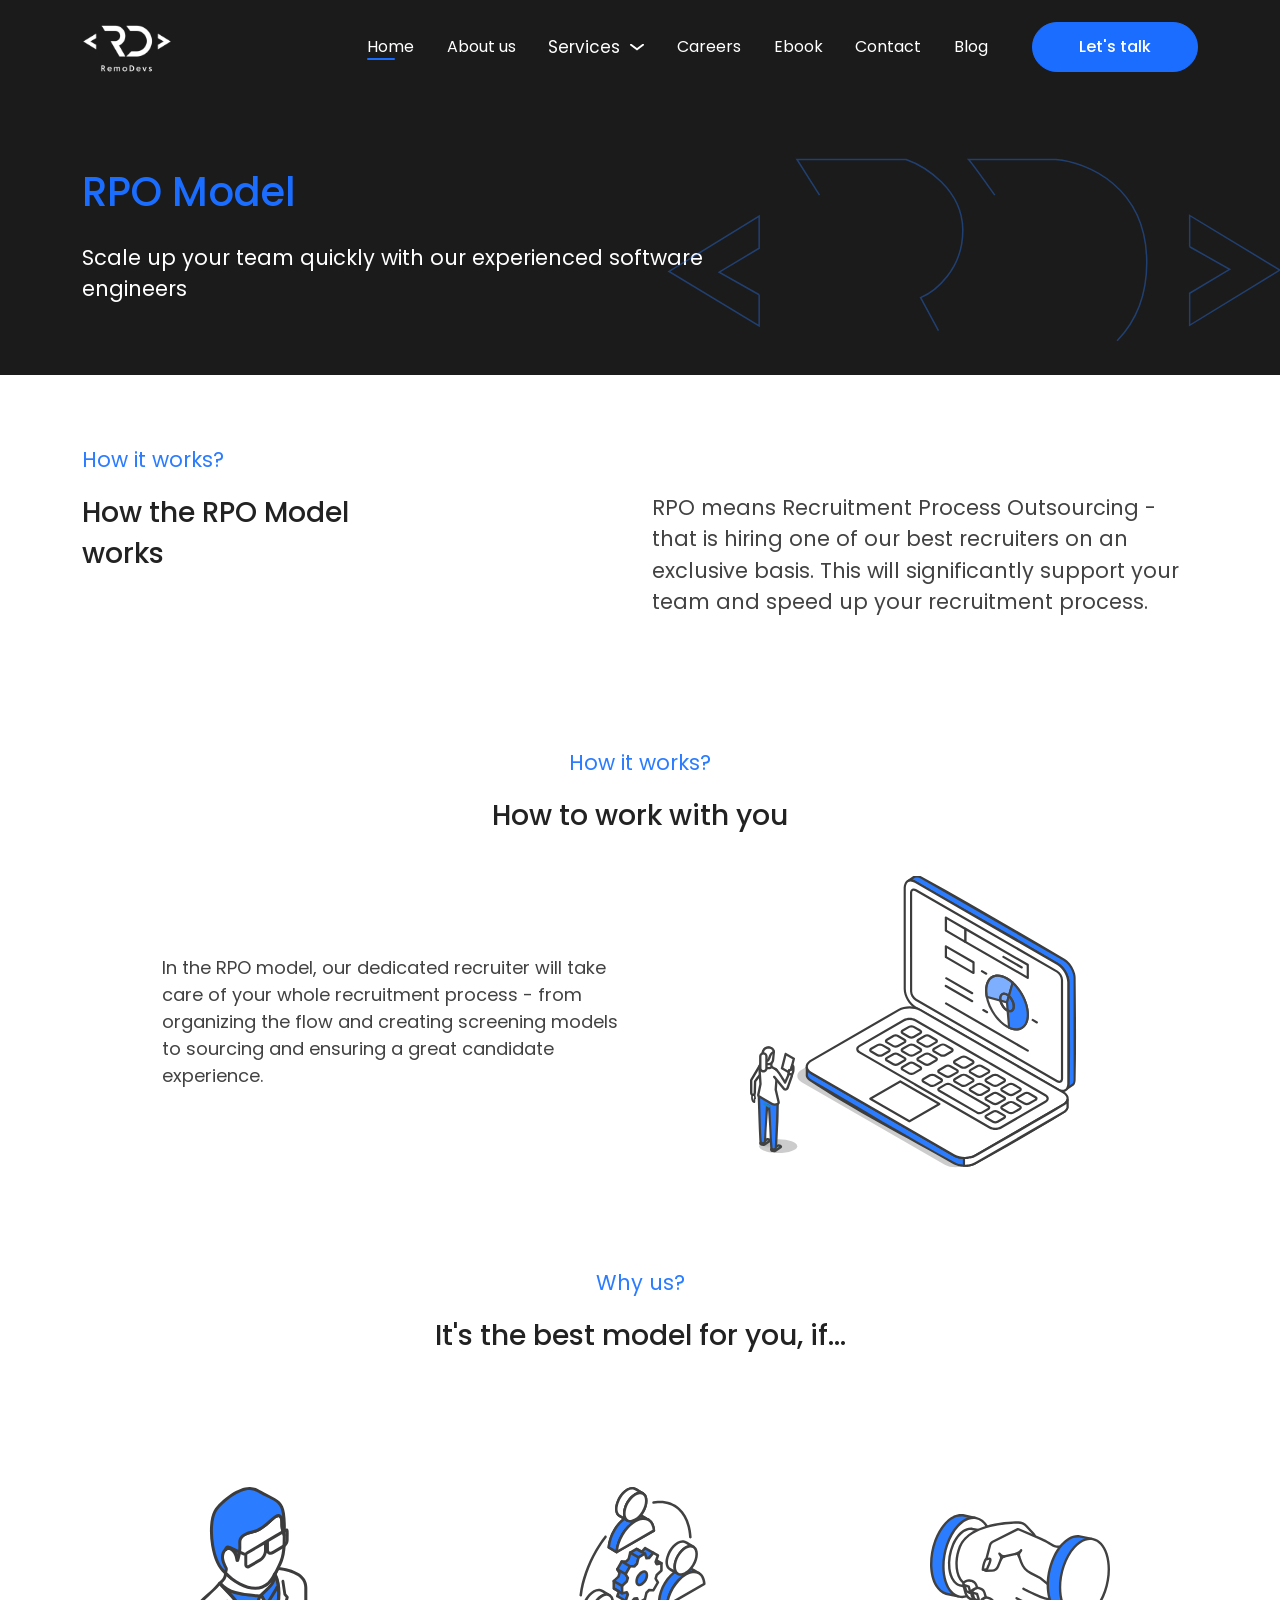
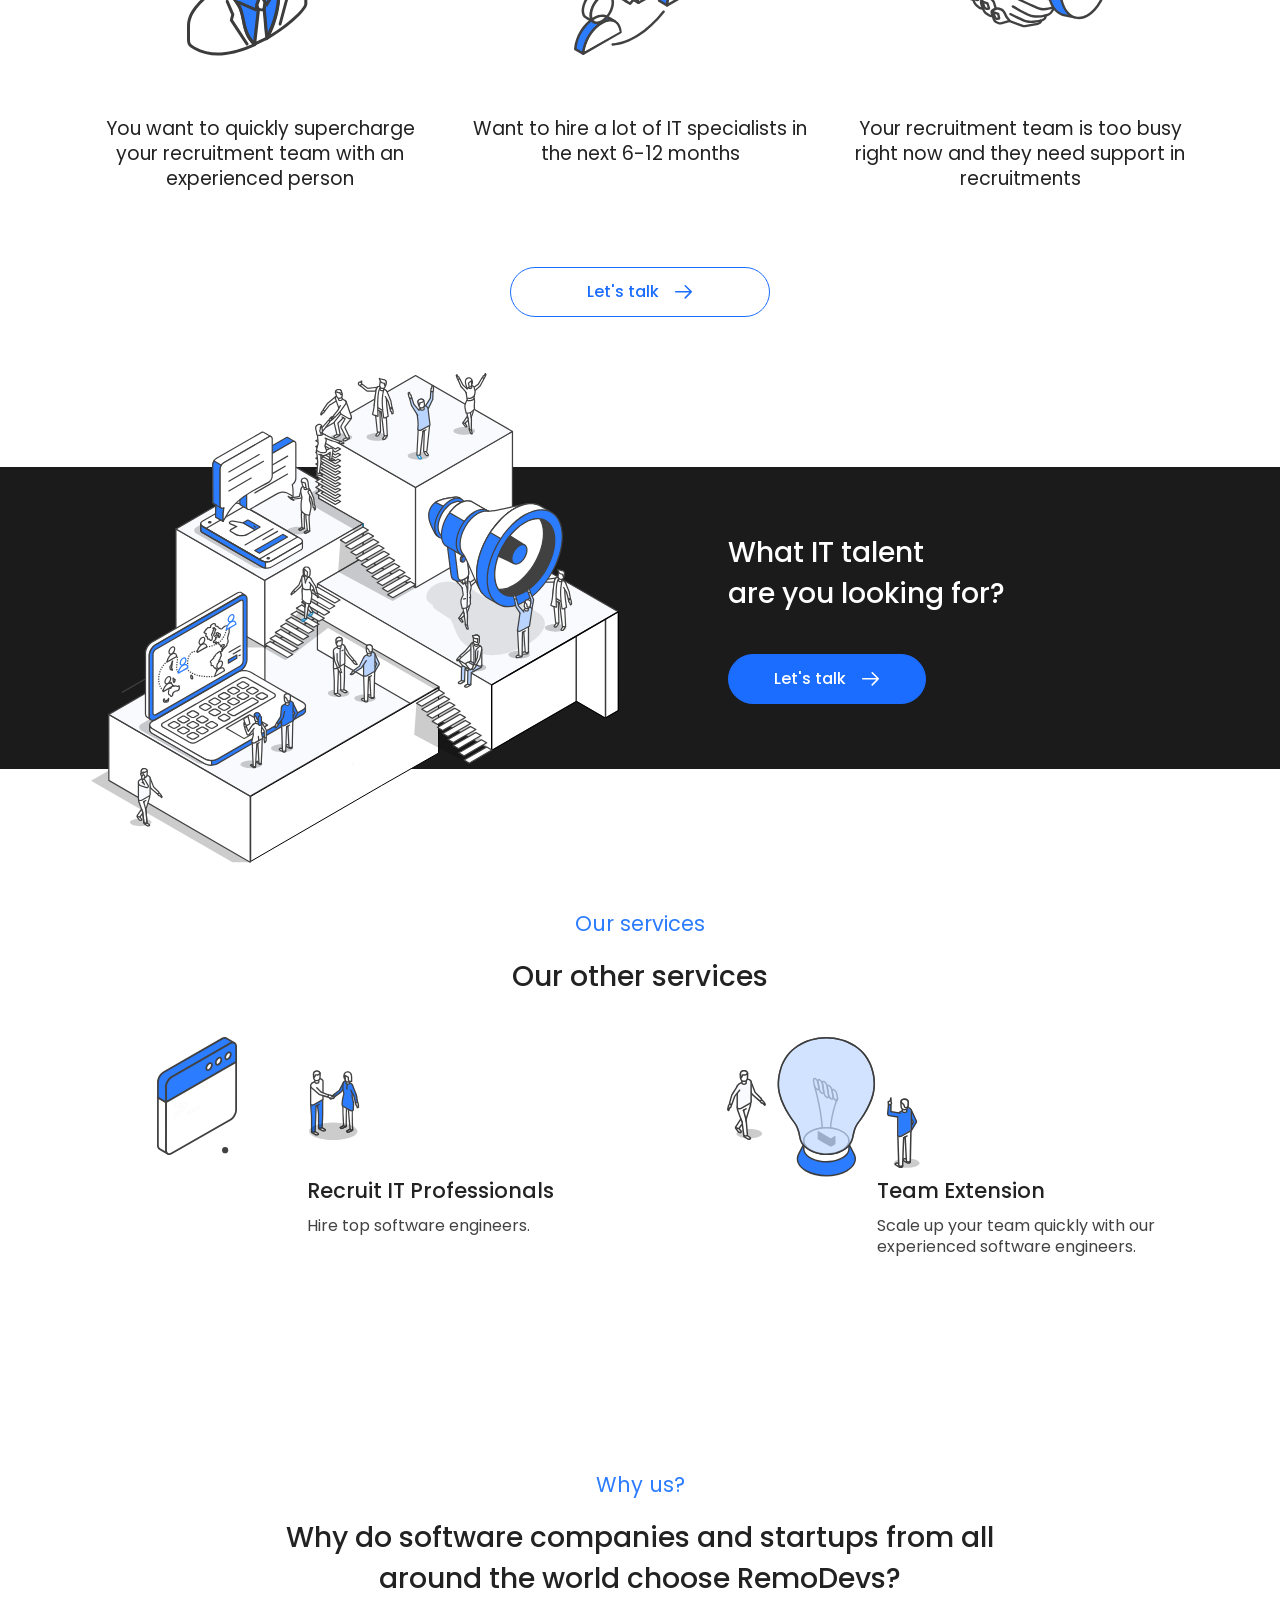
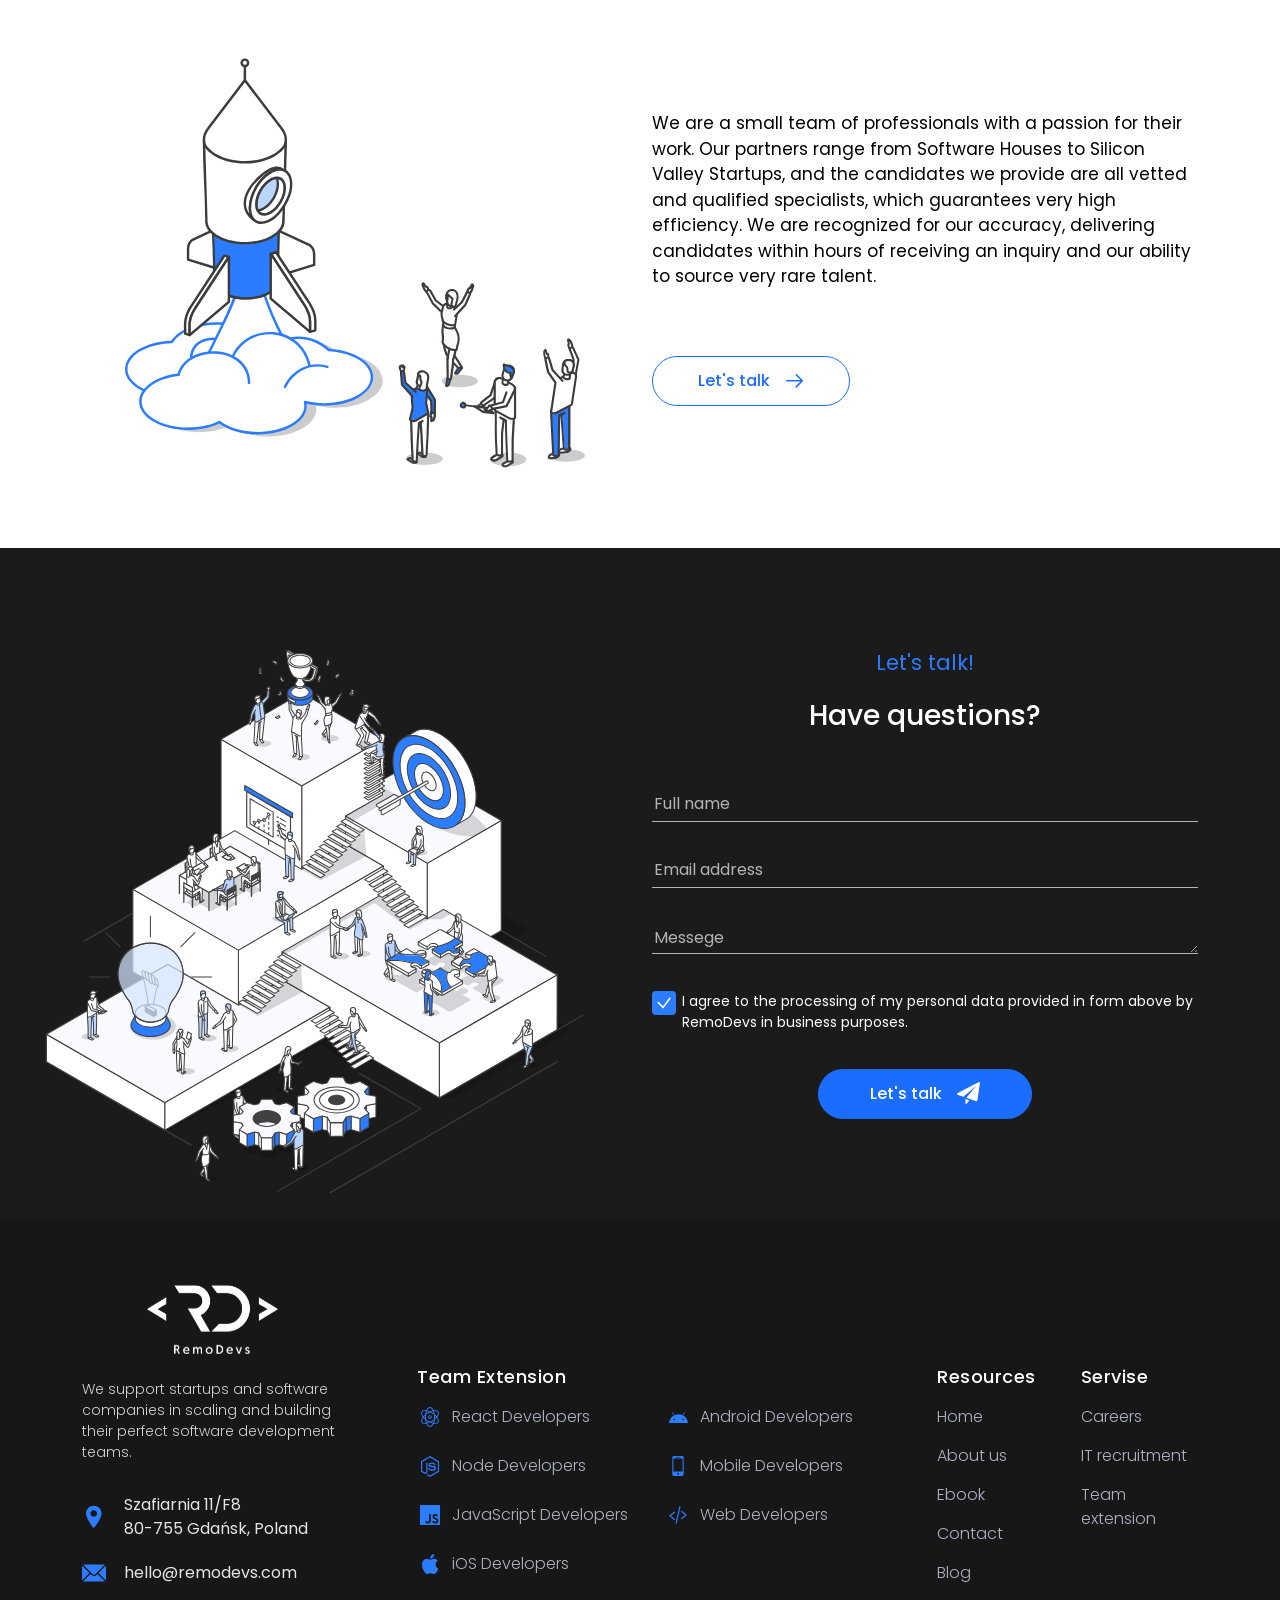
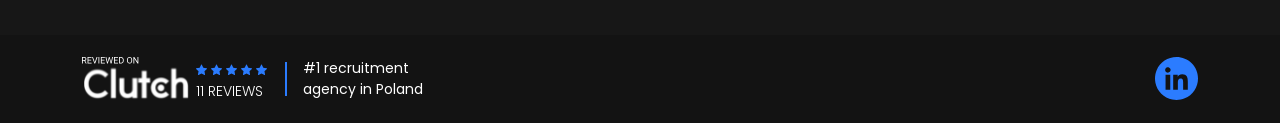
<file: services-pro-model.html>
<!DOCTYPE html>
<html lang="en">

<head>
    <meta charset="UTF-8">
    <meta http-equiv="X-UA-Compatible" content="IE=edge">
    <meta name="viewport" content="width=device-width, initial-scale=1.0">
    <title>Services Pro Model</title>
    <link rel="apple-touch-icon-precomposed" href="favicon/favicon.png">
    <link rel="icon" href="favicon/favicon.png">
    <link rel="stylesheet" href="css/lib/bootstrap.min.css">
    <link rel="stylesheet" href="css/lib/slick.css">
    <link rel="stylesheet" href="css/style.css">
</head>

<body>

    <header class="header header_back">
        <div class="container">
            <div class="row align-items-center">
                <div class="col-xl-3 col-lg-2">
                    <a href="index.html" class="header__logo">
                        <img src="img/logo-white.svg" alt="logo">
                    </a>
                </div>
                <div class="col-xl-7 col-lg-8 mobilemenu-wrapper">
                    <nav class="header__nav">
                        <ul>
                            <li class="active"><a href="#">Home</a></li>
                            <li><a href="#">About us</a></li>
                            <li class="submenu">
                                <a href="#">Services</a>
                                <ul>
                                    <li><a href="#">IT Recruitment</a></li>
                                    <li><a href="#">Team Extension</a></li>
                                </ul>
                            </li>
                            <li><a href="#">Careers</a></li>
                            <li><a href="#">Ebook</a></li>
                            <li><a href="#">Contact</a></li>
                            <li><a href="#">Blog</a></li>
                        </ul>
                        <a href="#" class="header__btn">
                            Let's talk
                        </a>
                    </nav>
                </div>
                <div class="col-xl-2 text-lg-end col-lg-2">
                    <a href="#" class="header__btn">
                        Let's talk
                    </a>
                </div>
            </div>
            <button class="burger">
                <span></span><span></span><span></span>
            </button>
        </div>
    </header>

    <main class="main">
        <section class="welcscreen-black">
            <div class="container">
                <h1>RPO Model</h1>
                <div class="descr">
                    <p>
                        Scale up your team quickly with our experienced software engineers
                    </p>
                </div>
            </div>
            <img class="absbg" src="img/bglogo2.svg" alt="bg">
        </section>

        <section class="infosect">
            <div class="container">
                <p class="subtitle">How it works?</p>
                <div class="row">
                    <div class="col-lg-6">
                        <div class="infosect__titles">
                            <h3>How the RPO Model<br> works</h3>
                        </div>
                    </div>
                    <div class="col-lg-6">
                        <div class="infosect__descr">
                            <p>
                                RPO means Recruitment Process Outsourcing - that is hiring one of our best recruiters on
                                an exclusive basis. This will significantly support your team and speed up your
                                recruitment process.
                            </p>
                        </div>
                    </div>
                </div>
            </div>
        </section>

        <section class="servtextpic">
            <div class="container">
                <p class="subtitle text-center">How it works?</p>
                <h3 class="text-center">How to work with you</h3>
                <div class="row align-items-center">
                    <div class="col-lg-6">
                        <div class="servtextpic__left">
                            <p>
                                In the RPO model, our dedicated recruiter will take care of your whole recruitment
                                process - from organizing the flow and creating screening models to sourcing and
                                ensuring a great candidate experience.
                            </p>
                        </div>
                    </div>
                    <div class="col-lg-6">
                        <div class="servtextpic__right">
                            <img src="img/servpromodalpic1.svg" alt="img">
                        </div>
                    </div>
                </div>
            </div>
        </section>

        <section class="servpromodelwhyus">
            <div class="container">
                <p class="subtitle text-center">Why us?</p>
                <h3 class="text-center">It's the best model for you, if...</h3>
                <div class="row">
                    <div class="col-md-4">
                        <div class="servpromodelwhyus__box">
                            <div class="picwrap">
                                <img src="img/servpromodel2.svg" alt="img">
                            </div>
                            <div class="descr">
                                <p>
                                    You want to quickly supercharge your recruitment team with an experienced person
                                </p>
                            </div>
                        </div>
                    </div>
                    <div class="col-md-4">
                        <div class="servpromodelwhyus__box">
                            <div class="picwrap">
                                <img src="img/servpromodel3.svg" alt="img">
                            </div>
                            <div class="descr">
                                <p>
                                    Want to hire a lot of IT specialists in the next 6-12 months
                                </p>
                            </div>
                        </div>
                    </div>
                    <div class="col-md-4">
                        <div class="servpromodelwhyus__box">
                            <div class="picwrap">
                                <img src="img/servpromodel4.svg" alt="img">
                            </div>
                            <div class="descr">
                                <p>
                                    Your recruitment team is too busy right now and they need support in recruitments
                                </p>
                            </div>
                        </div>
                    </div>
                </div>
                <div class="text-center">
                    <a class="blue-btn white" href="#">
                        Let's talk
                        <svg width="19" height="15" viewBox="0 0 19 15" fill="none" xmlns="http://www.w3.org/2000/svg">
                            <path d="M11.2285 1.72848L17.2782 7.77817M17.2782 7.77817L11.2285 13.8279M17.2782 7.77817H1.72183" stroke="#1B6DFF" stroke-width="1.6" stroke-linecap="round" stroke-linejoin="round"></path>
                        </svg>
                    </a>
                </div>
            </div>
        </section>

        <section class="lfit">
            <div class="container">
                <div class="row">
                    <div class="col-lg-6 col-sm-4">
                        <div class="lfit__left">
                            <img src="img/illustration4.svg" alt="img">
                        </div>
                    </div>
                    <div class="col-lg-6 col-sm-8">
                        <div class="lfit__right">
                            <h3>
                                What IT talent<br> are you looking for?
                            </h3>
                            <a class="blue-btn border-hover" href="#">
                                Let's talk 
                                <svg width="19" height="15" viewBox="0 0 19 15" fill="none" xmlns="http://www.w3.org/2000/svg">
                                    <path d="M11.2285 1.72848L17.2782 7.77817M17.2782 7.77817L11.2285 13.8279M17.2782 7.77817H1.72183" stroke="white" stroke-width="1.6" stroke-linecap="round" stroke-linejoin="round"></path>
                                    </svg>
                                    
                            </a>
                        </div>
                    </div>
                </div>
            </div>
        </section>

        <section class="outservices servpage">
            <div class="container">
                <p class="subtitle text-center">Our services</p>
                <h3 class="text-center">Our other services</h3>
                <div class="row">
                    <div class="col-sm-6">
                        <div class="outservices__box">
                            <a href="#">
                                <div class="outservices__img">
                                    <img src="img/service-pic1.svg" alt="img">
                                </div>
                                <div class="descr">
                                    <h6>Recruit IT Professionals</h6>
                                    <p>
                                        Hire top software engineers.
                                    </p>
                                    <div class="text-end">
                                        <img src="img/service-arrow.svg" alt="arrow">
                                    </div>
                                </div>

                            </a>
                        </div>
                    </div>
                    <div class="col-sm-6">
                        <div class="outservices__box">
                            <a href="#">
                                <div class="outservices__img">
                                    <img src="img/service-pic2.svg" alt="img">
                                </div>
                                <div class="descr">
                                    <h6>Team Extension</h6>
                                    <p>
                                        Scale up your team quickly with our experienced software engineers.
                                    </p>
                                    <div class="text-end">
                                        <img src="img/service-arrow.svg" alt="arrow">
                                    </div>
                                </div>

                            </a>
                        </div>
                    </div>
                </div>
            </div>
        </section>

        <section class="whyus whyus_service littpadd">
            <div class="container">
                <p class="subtitle text-center">Why us?</p>
                <h3 class="text-center">Why do software companies and startups from all<br> around the world choose
                    RemoDevs?</h3>
                <div class="row align-items-center">
                    <div class="col-md-6">
                        <div class="picwrapp">
                            <img src="img/illustration3.svg" alt="img">
                        </div>
                    </div>
                    <div class="col-md-6">
                        <div class="textwrapp">
                            <p>
                                We are a small team of professionals with a passion for their work.
                                Our partners range from Software Houses to Silicon Valley Startups, and the candidates
                                we
                                provide are all vetted and qualified specialists, which guarantees very high efficiency.
                                We are recognized for our accuracy, delivering candidates within hours of receiving an
                                inquiry and our ability to source very rare talent.
                            </p>
                            <a class="blue-btn white" href="#">
                                Let's talk
                                <svg width="19" height="15" viewBox="0 0 19 15" fill="none"
                                    xmlns="http://www.w3.org/2000/svg">
                                    <path
                                        d="M11.2285 1.72848L17.2782 7.77817M17.2782 7.77817L11.2285 13.8279M17.2782 7.77817H1.72183"
                                        stroke="#1B6DFF" stroke-width="1.6" stroke-linecap="round"
                                        stroke-linejoin="round" />
                                </svg>
                            </a>
                        </div>
                    </div>
                </div>
            </div>
        </section>

        <section class="formsection black">
            <div class="container">
                <div class="row">
                    <div class="col-lg-6">
                        <div class="formsection__leftpic">
                            <img src="img/illustration2.svg" alt="img">
                        </div>
                    </div>
                    <div class="col-lg-6">
                        <div class="formsection__form">
                            <p class="subtitle text-center">Let's talk!</p>
                            <h3 class="text-center">Have questions?</h3>
                            <form action="#">
                                <div class="inputfield">
                                    <input type="text" placeholder="Full name">
                                </div>
                                <div class="inputfield">
                                    <input type="email" placeholder="Email address">
                                </div>
                                <!-- <div class="inputfield">
                                    <input type="text" placeholder="Company">
                                </div> -->
                                <div class="inputfield">
                                    <textarea placeholder="Messege"></textarea>
                                </div>
                                <!-- <div class="checkfield">
                                    <input type="checkbox" id="check1" checked>
                                    <label for="check1">
                                        I agree to the processing of my personal data provided in form above by RemoDevs
                                        in business purposes.
                                    </label>
                                </div> -->
                                <div class="checkfield">
                                    <label for="check1">
                                        <input type="checkbox" id="check1" checked="">
                                        <span>
                                            I agree to the processing of my personal data provided in form above by RemoDevs
                                        in business purposes.
                                        </span>
                                    </label>
                                </div>
                                <div class="text-center">
                                    <button type="submit" class="formbtn blue-btn">
                                        Let's talk
                                        <!-- <img src="img/paper-plane.svg" alt="img"> -->
                                        <svg width="23" height="23" viewBox="0 0 23 23" fill="none" xmlns="http://www.w3.org/2000/svg">
                                            <g clip-path="url(#clip0_280_4722)">
                                            <path d="M8.3855 16.8779V21.3227C8.3855 21.6332 8.58483 21.9082 8.88 22.006C8.95379 22.0299 9.0295 22.0414 9.10425 22.0414C9.3285 22.0414 9.54508 21.936 9.68308 21.7482L12.283 18.21L8.3855 16.8779Z" fill="white"/>
                                            <path d="M22.6982 0.133293C22.4778 -0.0229151 22.1883 -0.0439984 21.9488 0.0815433L0.386251 11.342C0.131334 11.4752 -0.019124 11.7473 0.00195929 12.0339C0.024001 12.3214 0.214709 12.5667 0.485918 12.6597L6.48029 14.7086L19.2463 3.79317L9.36775 15.6947L19.414 19.1284C19.4887 19.1533 19.5673 19.1668 19.6459 19.1668C19.7762 19.1668 19.9056 19.1313 20.0196 19.0623C20.2017 18.9511 20.3253 18.7643 20.357 18.5544L22.9924 0.82521C23.0317 0.556877 22.9186 0.29046 22.6982 0.133293Z" fill="white"/>
                                            </g>
                                            <defs>
                                            <clipPath id="clip0_280_4722">
                                            <rect width="23" height="23" fill="white"/>
                                            </clipPath>
                                            </defs>
                                            </svg>
                                            
                                    </button>
                                </div>
                            </form>
                        </div>
                    </div>
                </div>
            </div>
        </section>
    </main>

    <footer class="footer">
        <div class="footer__topsect">
            <div class="container">
                <div class="row">
                    <div class="col-lg-3">
                        <div class="footer__leftinfo">
                            <div class="footer__logo">
                                <a href="index.html"><img src="img/logo-footer.svg" alt="logo"></a>
                            </div>
                            <div class="descr">
                                <p>
                                    We support startups and software companies in scaling and building their perfect
                                    software development teams.
                                </p>
                            </div>
                            <ul>
                                <li class="address">
                                    <a href="#">
                                        Szafiarnia 11/F8<br>
                                        80-755 Gdańsk, Poland
                                    </a>
                                </li>
                                <li class="mail"><a href="#">hello@remodevs.com</a></li>
                            </ul>
                        </div>
                    </div>
                    <div class="col-lg-6">
                        <div class="footer__centernav">
                            <p class="title">Team Extension</p>
                            <ul>
                                <li class="icreact"><a href="#">React Developers</a></li>
                                <li class="icandroid"><a href="#">Android Developers</a></li>
                                <li class="icnode"><a href="#">Node Developers</a></li>
                                <li class="icmob"><a href="#">Mobile Developers</a></li>
                                <li class="icjs"><a href="#">JavaScript Developers</a></li>
                                <li class="icweb"><a href="#">Web Developers</a></li>
                                <li class="icios"><a href="#">iOS Developers</a></li>
                            </ul>
                        </div>
                    </div>
                    <div class="col-lg-3">
                        <div class="footer__rightnav">
                            <div class="listbox">
                                <p class="title">Resources</p>
                                <ul>
                                    <li><a href="#">Home</a></li>
                                    <li><a href="#">About us</a></li>
                                    <li><a href="#">Ebook</a></li>
                                    <li><a href="#">Contact</a></li>
                                    <li><a href="#">Blog</a></li>
                                </ul>
                            </div>
                            <div class="listbox">
                                <p class="title">Servise</p>
                                <ul>
                                    <li><a href="#">Careers</a></li>
                                    <li><a href="#">IT recruitment </a></li>
                                    <li><a href="#">Team extension</a></li>
                                </ul>
                            </div>
                        </div>
                    </div>
                </div>
            </div>
        </div>
        <div class="footer__bottsect">
            <div class="container">
                <div class="row">
                    <div class="col-lg-6 col-md-8">
                        <a href="#">
                            <div class="clutchbox">
                                <div class="clutchbox__left">
                                    <img src="img/clutch-footer.svg" alt="clutch">
                                    <div class="ratingbox">
                                        <div class="stars">
                                            <img src="img/star-blue.svg" alt="star">
                                            <img src="img/star-blue.svg" alt="star">
                                            <img src="img/star-blue.svg" alt="star">
                                            <img src="img/star-blue.svg" alt="star">
                                            <img src="img/star-blue.svg" alt="star">
                                        </div>
                                        <p>
                                            11 reviews
                                        </p>
                                    </div>
                                </div>
                                <div class="clutchbox__right">
                                    <p>
                                        #1 recruitment<br> agency in Poland
                                    </p>
                                </div>
                            </div>
                        </a>
                    </div>
                    <div class="col-lg-6 col-md-4">
                        <div class="text-md-end text-center">
                            <a href="#" target="_blank" class="footln">
                                <svg width="43" height="43" viewBox="0 0 43 43" fill="none"
                                    xmlns="http://www.w3.org/2000/svg">
                                    <g clip-path="url(#clip0_280_4786)">
                                        <path
                                            d="M21.5 0C17.2477 0 13.0909 1.26095 9.55525 3.6234C6.01959 5.98585 3.26388 9.3437 1.6366 13.2723C0.00931556 17.2009 -0.416456 21.5239 0.413126 25.6944C1.24271 29.865 3.29039 33.696 6.29722 36.7028C9.30405 39.7096 13.135 41.7573 17.3056 42.5869C21.4762 43.4165 25.7991 42.9907 29.7277 41.3634C33.6563 39.7361 37.0142 36.9804 39.3766 33.4448C41.7391 29.9091 43 25.7523 43 21.5C43 15.7978 40.7348 10.3292 36.7028 6.2972C32.6708 2.26517 27.2022 0 21.5 0V0ZM15.248 32.8158H10.5576V17.7064H15.248V32.8158ZM12.9 15.6441C12.3602 15.6463 11.8319 15.4885 11.3818 15.1905C10.9316 14.8925 10.58 14.4678 10.3712 13.9699C10.1625 13.4721 10.106 12.9236 10.2089 12.3937C10.3118 11.8638 10.5695 11.3763 10.9494 10.9928C11.3293 10.6094 11.8144 10.3471 12.3433 10.2393C12.8722 10.1314 13.4213 10.1828 13.921 10.3869C14.4207 10.591 14.8487 10.9387 15.1509 11.386C15.4531 11.8333 15.6158 12.3602 15.6186 12.9C15.6201 13.6238 15.335 14.3188 14.8256 14.833C14.3161 15.3473 13.6238 15.6388 12.9 15.6441ZM32.8158 32.8158H28.1282V25.4605C28.1282 23.7066 28.0943 21.4576 25.6897 21.4576C23.2851 21.4576 22.8607 23.3643 22.8607 25.3332V32.8158H18.1901V17.7064H22.691V19.7659H22.7561C23.3813 18.5777 24.9117 17.3245 27.1947 17.3245C31.9417 17.3245 32.8158 20.4533 32.8158 24.5157V32.8158Z"
                                            fill="#2B7CFF" />
                                    </g>
                                    <defs>
                                        <clipPath id="clip0_280_4786">
                                            <rect width="43" height="43" fill="white" />
                                        </clipPath>
                                    </defs>
                                </svg>
                            </a>
                        </div>
                    </div>
                </div>
            </div>
        </div>
    </footer>



    <script src="js/lib/jquery.js"></script>
    <script src="js/lib/slick.min.js"></script>
    <script src="js/common.js"></script>
</body>

</html>
</file>
<file: css/style.css>
@import url("https://fonts.googleapis.com/css2?family=Poppins:wght@100;200;300;400;500;600;700;800;900&display=swap");body{font-family:"Poppins",sans-serif;color:#424242}@media (min-width:1450.8px){.container{max-width:1420px}}.main{padding-top:93px}.blue-btn{font-weight:500;font-size:18px;line-height:27px;color:#fff;background:#1B6DFF;border-radius:30px;text-decoration:none;display:-webkit-inline-box;display:-ms-inline-flexbox;display:inline-flex;-webkit-box-align:center;-ms-flex-align:center;align-items:center;-webkit-box-pack:center;-ms-flex-pack:center;justify-content:center;min-height:58px;padding:3px 55px;-webkit-transition:0.3s;transition:0.3s;border:1px solid #1B6DFF}.blue-btn:hover{color:#fff;-webkit-box-shadow:0px 2px 10px #1b6dff;box-shadow:0px 2px 10px #1b6dff}.blue-btn:hover img,.blue-btn:hover svg{-webkit-transform:translateX(5px);transform:translateX(5px)}.blue-btn img,.blue-btn svg{margin-left:15px;-webkit-transition:0.3s;transition:0.3s}.blue-btn svg path{-webkit-transition:0.3s;transition:0.3s}.blue-btn.border-hover:hover{-webkit-box-shadow:none;box-shadow:none;background:transparent;color:#1B6DFF}.blue-btn.border-hover:hover svg path{stroke:#1B6DFF}.blue-btn.white{background:transparent;border:1px solid #1B6DFF;color:#1B6DFF}.blue-btn.white svg path{-webkit-transition:0.3s;transition:0.3s}.blue-btn.white:hover{-webkit-box-shadow:none;box-shadow:none;color:#fff;background:#1B6DFF}.blue-btn.white:hover svg path{stroke:#fff}.blacksection{background:#1B1B1B}.subtitle{font-size:23px;line-height:147%;color:#2B7CFF}h3{font-weight:500;font-size:36px;line-height:147%;color:#222222}.formsection.black .formsection__form .formbtn{border:1px solid #1B6DFF}.formsection.black .formsection__form .formbtn:hover{background:transparent;-webkit-box-shadow:none;box-shadow:none;color:#1B6DFF}.formsection.black .formsection__form .formbtn:hover svg path{fill:#1B6DFF}:root{scroll-behavior:inherit}header.header{height:93px;display:-webkit-box;display:-ms-flexbox;display:flex;-webkit-box-align:center;-ms-flex-align:center;align-items:center;position:fixed;background:#fff;width:100%;left:0;top:0;z-index:11}header.header .header__logo img{max-height:78px}header.header .header__nav{padding-right:20px}header.header .header__nav>ul{list-style-type:none;padding:0;margin:0;display:-webkit-box;display:-ms-flexbox;display:flex;-webkit-box-align:center;-ms-flex-align:center;align-items:center;-webkit-box-pack:justify;-ms-flex-pack:justify;justify-content:space-between}header.header .header__nav>ul>li:not(.submenu)>a{text-decoration:none;position:relative;color:#222222;font-size:17px;line-height:26px}header.header .header__nav>ul>li:not(.submenu)>a:after{content:"";display:inline-block;width:0;height:2px;background:#1B6DFF;-webkit-transition:0.3s;transition:0.3s;border-radius:5px;position:absolute;left:0;bottom:-2px}header.header .header__nav>ul>li:not(.submenu)>a:hover:after{width:28px}header.header .header__nav>ul>li:not(.submenu).active a:after{width:28px}header.header .header__nav>ul>li:not(.submenu):hover a:before{-webkit-transform:rotate(180deg);transform:rotate(180deg)}header.header .header__nav>ul>li{position:relative;padding:8px 0}header.header .header__nav>ul>li.submenu>a{padding:8px 24px 8px 0;text-decoration:none;text-decoration:none;position:relative;color:#222222;font-size:17px;line-height:26px}header.header .header__nav>ul>li.submenu>a:before{content:"";display:inline-block;width:14px;height:7px;background:url("../img/menu-arrow.svg") no-repeat center/100%;position:absolute;right:0;top:17px;-webkit-transition:0.3s;transition:0.3s}header.header .header__nav>ul>li.submenu>a:hover+ul{opacity:1;visibility:visible;z-index:1;-webkit-transform:translateY(0);transform:translateY(0)}header.header .header__nav>ul>li.submenu ul{background:#fff;-webkit-box-shadow:0px 4px 24px rgba(0,0,0,0.09);box-shadow:0px 4px 24px rgba(0,0,0,0.09);border-radius:6px;list-style-type:none;padding:20px 0 26px;margin:0;position:absolute;top:100%;right:0;width:210px;opacity:0;-webkit-transition:0.5s;transition:0.5s;visibility:hidden;z-index:-1;-webkit-transform:translateY(-10px);transform:translateY(-10px)}header.header .header__nav>ul>li.submenu ul li{margin-bottom:15px}header.header .header__nav>ul>li.submenu ul li:last-child{margin-bottom:0}header.header .header__nav>ul>li.submenu ul li a{padding:5px 5px 5px 25px;display:block;font-size:17px;line-height:26px;color:#222;-webkit-transition:0.3s;transition:0.3s;position:relative;text-decoration:none}header.header .header__nav>ul>li.submenu ul li a:before{content:"";display:inline-block;left:0;top:0;height:100%;width:3px;background:transparent;position:absolute;-webkit-transition:0.3s;transition:0.3s}header.header .header__nav>ul>li.submenu ul li a:hover{color:#2B7CFF}header.header .header__nav>ul>li.submenu ul li a:hover:before{background:#2B7CFF}header.header .header__nav>ul>li.submenu ul li.active a{color:#2B7CFF}header.header .header__nav>ul>li.submenu ul li.active a:before{background:#2B7CFF}header.header .header__nav>ul>li.submenu ul:hover{opacity:1;visibility:visible;z-index:1;-webkit-transform:translateY(0);transform:translateY(0)}header.header .header__btn{text-decoration:none;font-weight:500;font-size:18px;line-height:27px;color:#fff;text-align:center;min-height:58px;max-width:195px;width:100%;display:-webkit-box;display:-ms-flexbox;display:flex;-webkit-box-align:center;-ms-flex-align:center;align-items:center;-webkit-box-pack:center;-ms-flex-pack:center;justify-content:center;border:1px solid #1B6DFF;border-radius:30px;-webkit-transition:0.5s;transition:0.5s;background:#1B6DFF}header.header .header__btn:hover{color:#1B6DFF;background:#fff}.burger{display:none}header.header.header__shadow{-webkit-box-shadow:0 0 10px rgba(27,109,255,0.1490196078);box-shadow:0 0 10px rgba(27,109,255,0.1490196078);background:#fff}header.header .header__nav .header__btn{display:none}header.header.header_back{background:#1B1B1B}header.header.header_back .header__nav>ul>li:not(.submenu)>a{color:#fff}header.header.header_back .header__nav>ul>li.submenu>a{color:#fff}header.header.header_back .header__nav>ul>li.submenu>a:before{background:url(../img/menu-arrow-white.svg) no-repeat center/100%}header.header.header_back .burger span{background:#fff}@media (max-width:1399.8px){header.header .header__btn{min-height:50px;font-size:16px}header.header .header__nav>ul>li.submenu ul li a,header.header .header__nav>ul>li:not(.submenu)>a{font-size:16px}}@media (max-width:1199.8px){header.header{height:70px}header.header .header__btn{min-height:42px}}@media (max-width:991.8px){header.header .col-xl-2,header.header .col-xl-7{display:none}header.header .container{position:relative}.burger{display:inline-block;border:none;background-color:transparent;outline:none;position:absolute;right:15px;top:25px;padding:0;width:24px;height:24px;overflow:hidden}.burger span{display:block;height:2px;background:#2B7CFF;margin:4px 0;border-radius:5px;-webkit-transition:0.5s;transition:0.5s;-webkit-transform-origin:0 0;transform-origin:0 0}.burger span:first-child{-webkit-transform:translateX(-50%);transform:translateX(-50%)}.burger span:nth-child(2){-webkit-transform:translateX(0);transform:translateX(0)}.burger span:nth-child(3){-webkit-transform:translateX(50%);transform:translateX(50%)}.burger.open span:first-child{-webkit-transform:translateX(4px) translateY(-2px) rotate(45deg);transform:translateX(4px) translateY(-2px) rotate(45deg)}.burger.open span:nth-child(2){-webkit-transform:translateX(100%);transform:translateX(100%)}.burger.open span:nth-child(3){-webkit-transform:translateX(2px) translateY(3px) rotate(-45deg);transform:translateX(2px) translateY(3px) rotate(-45deg)}header.header .col-xl-7.mobilemenu-wrapper{display:block;background:#fff;position:fixed;left:0;top:70px;width:100%;height:calc(100vh - 70px);overflow:scroll}header.header .header__nav{max-width:720px;margin:0 auto;padding:50px 15px 20px}header.header .header__nav>ul{display:block}header.header .header__nav>ul li{display:block;margin-bottom:0;margin-top:20px}header.header .header__nav>ul>li:not(.submenu)>a{font-size:20px}header.header .header__nav>ul>li.submenu>a{font-size:20px}header.header .header__nav>ul>li.submenu>a:before{top:19px}header.header .header__nav>ul>li.submenu>a+ul{opacity:1;visibility:visible;z-index:1;-webkit-transform:translateY(0);transform:translateY(0)}header.header .header__nav>ul>li.submenu>a+ul,header.header .header__nav>ul>li.submenu>a:hover+ul{display:none}header.header .header__nav>ul>li.submenu ul{position:relative;background:transparent;-webkit-box-shadow:none;box-shadow:none;padding:0}header.header .header__nav>ul>li.submenu ul li a{font-size:18px}header.header .header__nav>ul>li:hover a:before{-webkit-transform:rotate(0);transform:rotate(0)}header.header .header__nav .header__btn{display:-webkit-inline-box;display:-ms-inline-flexbox;display:inline-flex;margin-top:50px}header.header .col-xl-7.mobilemenu-wrapper{-webkit-transition:0.5s;transition:0.5s;-webkit-transform:translateX(100%);transform:translateX(100%)}header.header .col-xl-7.mobilemenu-wrapper.open{-webkit-transform:translateX(0);transform:translateX(0)}header.header .header__nav>ul>li.submenu ul{padding-top:10px}header.header .header__nav>ul>li.submenu ul li{margin-top:0}header.header .header__nav>ul>li.submenu>a+ul,header.header .header__nav>ul>li.submenu>a:hover+ul{width:100%;padding:0;margin:0;top:inherit;-webkit-transform:none;transform:none;right:inherit;-webkit-transition:none;transition:none;padding-top:15px}header.header.header_back .col-xl-7.mobilemenu-wrapper.open{background:#1B1B1B}header.header.header_back .header__nav>ul>li.submenu ul li a{color:#fff}}@media (max-width:575.8px){header.header .header__logo img{width:63px}.burger{top:15px}header.header .header__nav>ul li:first-child{margin-top:0}header.header .header__nav{padding-top:40px}header.header .header__nav>ul>li.submenu>a,header.header .header__nav>ul>li:not(.submenu)>a{font-size:19px;display:block;padding-top:0;padding-bottom:0}header.header .header__nav>ul>li.submenu ul li a{font-size:16px;display:block;padding-top:0;padding-bottom:0}header.header .header__nav>ul li{padding:0}header.header .header__nav>ul li{margin-top:25px}header.header .header__nav .header__btn{max-width:400px;width:100%}header.header .header__nav>ul>li.submenu>a:before{top:10px}}@-webkit-keyframes animated-text{0%{width:0}to{width:100%}}@keyframes animated-text{0%{width:0}to{width:100%}}.welcomesect{overflow:hidden;position:relative}.welcomesect .welcomesect__imgwrapper{position:relative}.welcomesect .welcomesect__imgwrapper img{max-width:calc(100% + 200px)}.welcomesect .welcomesect__text{padding-top:120px;text-align:center}.welcomesect .welcomesect__text .subtitle{margin-bottom:10px;color:#1B6DFF;font-size:25px;line-height:150%}.welcomesect .welcomesect__text h1{margin-bottom:35px;font-weight:500;font-size:50px;line-height:147%;color:#222}.welcomesect .welcomesect__text h1 span{color:#2B7CFF;display:inline-block}.welcomesect .welcomesect__text .descr{margin-bottom:55px}.welcomesect .welcomesect__text .descr p{margin:0 auto;white-space:nowrap;overflow:hidden;-webkit-animation:animated-text 6s steps(55,end) 1 normal both;animation:animated-text 6s steps(55,end) 1 normal both;font-size:22px;line-height:150%}.welcomesect .welcomesect__text .descr p:last-child{margin-bottom:0}.welcomesect .welcomesect__text .clutchbox{margin:110px auto 50px;display:-webkit-box;display:-ms-flexbox;display:flex;max-width:480px;-webkit-box-align:center;-ms-flex-align:center;align-items:center}.welcomesect .welcomesect__text .clutchbox .clutchbox__left{width:100%;max-width:62%;-webkit-box-flex:0;-ms-flex:0 0 62%;flex:0 0 62%;display:-webkit-box;display:-ms-flexbox;display:flex;-webkit-box-align:end;-ms-flex-align:end;align-items:flex-end}.welcomesect .welcomesect__text .clutchbox .clutchbox__left img{max-width:150px}.welcomesect .welcomesect__text .clutchbox .clutchbox__left .ratingbox{padding-left:8px}.welcomesect .welcomesect__text .clutchbox .clutchbox__left .ratingbox .stars{display:-webkit-box;display:-ms-flexbox;display:flex;-webkit-box-align:center;-ms-flex-align:center;align-items:center;margin-bottom:10px}.welcomesect .welcomesect__text .clutchbox .clutchbox__left .ratingbox .stars img{width:16px;margin-right:2px}.welcomesect .welcomesect__text .clutchbox .clutchbox__left .ratingbox .stars img:last-child{margin-right:0}.welcomesect .welcomesect__text .clutchbox .clutchbox__left .ratingbox p{margin:0;text-transform:uppercase;color:#A0A0A0;font-weight:300;font-size:16px;line-height:150%;letter-spacing:0.5px}.welcomesect .welcomesect__text .clutchbox .clutchbox__right{width:100%;max-width:38%;-webkit-box-flex:0;-ms-flex:0 0 38%;flex:0 0 38%;position:relative;text-align:right}.welcomesect .welcomesect__text .clutchbox .clutchbox__right p{margin-bottom:0;font-weight:400;font-size:16px;line-height:150%;color:#A0A0A0;max-width:142px;display:inline-block}.welcomesect .welcomesect__text .clutchbox .clutchbox__right:after{content:"";display:inline-block;position:absolute;left:0;top:0;height:100%;width:2px;background:#2B7CFF}.welcomesect .welcomesect__text a{text-decoration:none}.trustedus{padding:30px 0 100px 0}.trustedus h4{margin-bottom:69px;font-weight:500;font-size:25px;line-height:132%;color:#222}.trustedus .trusted-slider img{-webkit-filter:grayscale(1);filter:grayscale(1);-webkit-transition:0.3s;transition:0.3s}.trustedus .trusted-slider img:hover{-webkit-filter:grayscale(0);filter:grayscale(0)}.outservices{padding:50px 0 80px 0}.outservices h3{font-weight:500;font-size:36px;line-height:147%;color:#222;margin-bottom:70px}.outservices .outservices__box{padding-left:75px}.outservices .outservices__box a{text-decoration:none}.outservices .outservices__box a:hover .descr img{opacity:1;z-index:1;visibility:visible;-webkit-transform:translateX(0);transform:translateX(0)}.outservices .outservices__box .outservices__img{height:180px;display:-webkit-box;display:-ms-flexbox;display:flex;-webkit-box-align:center;-ms-flex-align:center;align-items:center}.outservices .outservices__box .outservices__img img{max-width:100%;max-height:100%}.outservices .outservices__box .descr{padding-left:250px}.outservices .outservices__box .descr h6{margin-bottom:10px;font-weight:500;font-size:25px;line-height:132%;color:#222}.outservices .outservices__box .descr p{margin:0;font-size:19px;line-height:132%;color:#424242;margin-bottom:19px}.outservices .outservices__box .descr img{-webkit-transition:0.5s;transition:0.5s;opacity:0;z-index:-1;visibility:hidden;-webkit-transform:translateX(-15px);transform:translateX(-15px)}.outmission{padding:127px 0;position:relative}.outmission .container{position:relative;z-index:2}.outmission .outmission__leftsect{padding-left:70px}.outmission .outmission__leftsect .subtitle{margin-bottom:15px}.outmission .outmission__leftsect h3{font-weight:500;font-size:36px;line-height:147%;color:#fff;margin-bottom:25px}.outmission .outmission__leftsect .descr{max-width:404px;margin-bottom:52px}.outmission .outmission__leftsect .descr p{font-size:17px;line-height:150%;color:#fff}.outmission .outmission__leftsect .descr p:last-child{margin-bottom:0}.outmission .outmission__leftsect .blue-btn{padding:3px 42px}.outmission .outmission__rightsect{padding-left:70px;padding-top:60px;max-width:690px}.outmission .outmission__rightsect p{margin-bottom:20px;font-size:17px;line-height:150%;color:#fff}.outmission .outmission__rightsect p:last-child{margin-bottom:0}.outmission img.bg{position:absolute;bottom:0;right:0;z-index:1}.ourspecialists{padding:136px 0 100px}.ourspecialists .subtitle{margin-bottom:15px}.ourspecialists h3{margin-bottom:80px}.ourspecialists .ourspecialists__box{display:block;max-width:315px;width:100%;text-align:center;padding:20px;border-radius:9px;text-decoration:none;-webkit-transition:0.3s;transition:0.3s;border:1px solid transparent;margin-bottom:30px}.ourspecialists .ourspecialists__box:hover{border:1px solid #2B7CFF}.ourspecialists .ourspecialists__box:hover .descr img{opacity:1;-webkit-transform:translateX(0);transform:translateX(0)}.ourspecialists .ourspecialists__box .imgwrap{height:162px;margin-bottom:18px;display:-webkit-box;display:-ms-flexbox;display:flex;-webkit-box-align:center;-ms-flex-align:center;align-items:center;-webkit-box-pack:center;-ms-flex-pack:center;justify-content:center}.ourspecialists .ourspecialists__box .imgwrap img{max-width:100%;max-height:100%}.ourspecialists .ourspecialists__box .descr p{font-weight:500;font-size:24px;line-height:132%;color:#222;margin:0 0 20px 0}.ourspecialists .ourspecialists__box .descr img{-webkit-transition:0.3s;transition:0.3s;opacity:0;-webkit-transform:translateX(-15px);transform:translateX(-15px)}.formsection{padding:170px 0 156px}.formsection .formsection__form{max-width:580px}.formsection .formsection__form h3{margin-bottom:50px}.formsection .formsection__form .inputfield{position:relative;margin-bottom:50px}.formsection .formsection__form .inputfield input,.formsection .formsection__form .inputfield textarea{width:100%;height:40px;outline:none;border:none;border-bottom:1.5px solid #B4B4B4;font-size:19px;color:#222}.formsection .formsection__form .inputfield input::-webkit-input-placeholder,.formsection .formsection__form .inputfield textarea::-webkit-input-placeholder{color:#B4B4B4}.formsection .formsection__form .inputfield input::-moz-placeholder,.formsection .formsection__form .inputfield textarea::-moz-placeholder{color:#B4B4B4}.formsection .formsection__form .inputfield input:-ms-input-placeholder,.formsection .formsection__form .inputfield textarea:-ms-input-placeholder{color:#B4B4B4}.formsection .formsection__form .inputfield input::-ms-input-placeholder,.formsection .formsection__form .inputfield textarea::-ms-input-placeholder{color:#B4B4B4}.formsection .formsection__form .inputfield input::placeholder,.formsection .formsection__form .inputfield textarea::placeholder{color:#B4B4B4}.formsection .formsection__form .inputfield textarea{padding-top:8px}.formsection .formsection__form .checkfield{margin-bottom:65px}.formsection .formsection__form .checkfield input{display:none}.formsection .formsection__form .checkfield input:checked+span:after{background-image:url("../img/check-icon.svg");background-repeat:no-repeat;background-position:center;background-size:16px}.formsection .formsection__form .checkfield label{position:relative;padding-left:44px;margin:0;font-weight:400;font-size:15px;line-height:150%;color:#414141;cursor:pointer}.formsection .formsection__form .checkfield label span:after{content:"";display:inline-block;width:24px;height:24px;background-color:#2B7CFF;border-radius:4px;position:absolute;left:0;top:0;cursor:pointer}.formsection .formsection__form .formbtn{border:none;padding:3px 51px}.formsection .formsection__leftpic{position:relative;width:100%;height:100%}.formsection .formsection__leftpic img{position:absolute;right:70px;top:0;width:100%}.ourstatistics{padding:0 0 206px}.ourstatistics h3{margin-bottom:60px}.ourstatistics__box{display:block;text-decoration:none;max-width:340px;height:387px;padding:45px 20px 0;background:#FFFFFF;border:1px solid #2B7CFF;-webkit-box-shadow:0px 3.5px 18px rgba(0,0,0,0.09);box-shadow:0px 3.5px 18px rgba(0,0,0,0.09);border-radius:9px;text-align:center}.ourstatistics__box .imgwrap{margin-bottom:40px;text-align:center}.ourstatistics__box .imgwrap img{max-width:140px;background-size:cover}.ourstatistics__box .descr h3{font-weight:500;font-size:30px;line-height:130%;margin-bottom:15px;color:#222222}.ourstatistics__box .descr p{font-size:17px;line-height:150%;color:#424242}.testimonials{padding:120px 0}.testimonials h3{color:#fff;margin-bottom:65px}.testimonials .testimonials__box{margin-bottom:155px}.testimonials .testimonials__box h4{font-weight:500;font-size:30px;line-height:147%;color:#fff;margin-bottom:105px}.testimonials .testimonials__box h4 span{position:relative;display:inline-block}.testimonials .testimonials__box h4 span:after{content:"";position:absolute;left:0;right:0;margin:0 auto;display:block;width:80%;height:2px;background:#1B6DFF;bottom:-3px}.testimonials .testimonial__box{max-width:660px;padding-left:30px}.testimonials .testimonial__box .testimonial__boxtitle{display:-webkit-box;display:-ms-flexbox;display:flex;-webkit-box-align:center;-ms-flex-align:center;align-items:center;margin-bottom:8px}.testimonials .testimonial__box .testimonial__boxtitle .title{margin:0;font-weight:500;font-size:24px;line-height:132%;color:#fff}.testimonials .testimonial__box .testimonial__boxtitle .stars{padding-left:10px;display:-webkit-box;display:-ms-flexbox;display:flex;-webkit-box-align:center;-ms-flex-align:center;align-items:center}.testimonials .testimonial__box .testimonial__boxtitle .stars img{width:16px;margin-right:3px}.testimonials .testimonial__box .testimonial__boxtitle .stars img:last-child{margin-right:0}.testimonials .testimonial__box .proff{margin-bottom:20px;color:#ADB2C0;font-weight:400;font-size:17px;line-height:150%}.testimonials .testimonial__box .descr p{font-size:23px;line-height:150%;color:#fff}.testimonials .testimonial__box .descr p:last-child{margin-bottom:0}.testimonials .testimonialsbtn{text-align:center}.testimonials .testimonialsbtn a{text-decoration:none;display:-webkit-inline-box;display:-ms-inline-flexbox;display:inline-flex;-webkit-box-align:center;-ms-flex-align:center;align-items:center;min-height:58px;border:1px solid #1B6DFF;border-radius:30px;padding:3px 58px;-webkit-transition:0.3s;transition:0.3s}.testimonials .testimonialsbtn a svg{margin-left:15px;margin-top:-3px;-webkit-transition:0.3s;transition:0.3s}.testimonials .testimonialsbtn a svg path{-webkit-transition:0.3s;transition:0.3s}.testimonials .testimonialsbtn a:hover{color:#fff;background:#1B6DFF}.testimonials .testimonialsbtn a:hover svg{-webkit-transform:translateX(5px);transform:translateX(5px)}.testimonials .testimonialsbtn a:hover svg path{stroke:#fff}.ourspecialists .ourspecialists__box{margin:0 auto 30px}.outmissionbtnmob,.welcomesect__imgwrapper.mob{display:none}.trustedus .trusted-slider img{max-width:100%}.trustedus.notsl{padding-bottom:30px}.trustedus__wrapp{display:-webkit-box;display:-ms-flexbox;display:flex;-ms-flex-wrap:wrap;flex-wrap:wrap}.trustedus__wrapp .trustedus__col{width:100%;max-width:20%;-webkit-box-flex:0;-ms-flex:0 0 20%;flex:0 0 20%;margin-bottom:70px;text-align:center;padding-left:10px;padding-right:10px}.trustedus__wrapp .trustedus__col img{-webkit-filter:grayscale(1);filter:grayscale(1);-webkit-transition:0.3s;transition:0.3s;max-width:100%;cursor:pointer}.trustedus__wrapp .trustedus__col img:hover{-webkit-filter:grayscale(0);filter:grayscale(0)}@media (max-width:1399.8px){.ourstatistics__box .imgwrap{margin-bottom:30px}.ourstatistics__box .imgwrap img{max-width:110px}.ourstatistics{padding:0 0 150px}.welcomesect .welcomesect__text .descr{margin-bottom:30px}.blue-btn{font-size:16px;min-height:50px;padding:3px 45px}.welcomesect .welcomesect__imgwrapper img{max-width:calc(100% + 100px)}.welcomesect .welcomesect__text{padding-top:80px}.welcomesect .welcomesect__text .clutchbox{margin-top:100px}.trustedus h4{margin-bottom:50px}.outservices{padding:40px 0 50px 0}.outservices .outservices__box .outservices__img{height:140px}.outservices .outservices__box .descr{padding-left:150px}.outmission .outmission__leftsect h3{margin-bottom:20px}.outmission .outmission__leftsect .descr{margin-bottom:40px}.ourspecialists .ourspecialists__box{max-width:260px}.ourspecialists .ourspecialists__box .imgwrap{height:100px}.testimonials .testimonials__box h4{margin-bottom:60px}.testimonials .testimonials__box{margin-bottom:80px}.testimonials .testimonialsbtn a{min-height:50px;font-size:16px;padding:3px 40px}.formsection{padding:100px 0}.formsection .formsection__leftpic img{right:40px}.formsection .formsection__form .inputfield{margin-bottom:30px}.formsection .formsection__form .inputfield input,.formsection .formsection__form .inputfield textarea{font-size:16px;height:36px}.formsection .formsection__form .checkfield label{font-size:14px;padding-left:30px}.formsection .formsection__form .checkfield label:after{width:20px;height:20px}.formsection .formsection__form .checkfield input:checked+span:after{background-size:14px}.formsection .formsection__form .checkfield{margin-bottom:35px}.ourspecialists,.outmission,.testimonials{padding:70px 0}.trustedus{padding:60px 0}.outservices h3{margin-bottom:40px}.ourspecialists h3{margin-bottom:50px}.welcomesect .welcomesect__text h1{font-size:40px}.outmission .outmission__leftsect h3,.outservices h3,h3{font-size:28px}.testimonials .testimonials__box h4{font-size:24px}.trustedus h4{font-size:22px}.outservices .outservices__box .descr h6,.subtitle,.testimonials .testimonial__box .testimonial__boxtitle .title,.welcomesect .welcomesect__text .subtitle{font-size:21px}.ourspecialists .ourspecialists__box .descr p{font-size:18px}.outmission .outmission__leftsect .descr p,.outmission .outmission__rightsect p,.outservices .outservices__box .descr p,.testimonials .testimonial__box .descr p,.testimonials .testimonial__box .proff,.welcomesect .welcomesect__text .descr p{font-size:16px}}.welcomesect .welcomesect__text .clutchbox .clutchbox__right p{text-align:left}@media (max-width:1199.8px){.ourstatistics__box{margin:0 auto 25px}.ourstatistics{padding:0px 0 70px}.welcomesect .welcomesect__text h1{font-size:32px;margin-bottom:20px}.welcomesect .welcomesect__text h1 br{display:none}.welcomesect .welcomesect__imgwrapper img{max-width:calc(100% + 50px)}.welcomesect .welcomesect__text .clutchbox{margin-top:50px}.welcomesect .welcomesect__text .descr{margin-bottom:20px}.welcomesect .welcomesect__text .clutchbox .clutchbox__left img{max-width:120px}.welcomesect .welcomesect__text .clutchbox .clutchbox__left .ratingbox .stars{margin-bottom:5px}.welcomesect .welcomesect__text .clutchbox .clutchbox__left .ratingbox p,.welcomesect .welcomesect__text .clutchbox .clutchbox__right p{font-size:14px}.welcomesect .welcomesect__text .clutchbox .clutchbox__right p{min-width:initial}.welcomesect .welcomesect__text .clutchbox{max-width:400px}.welcomesect .welcomesect__text{padding-top:60px}.outservices .outservices__box{padding-left:35px}h3 br{display:none}.testimonials .testimonials__box h4{font-size:20px}.main{padding-top:70px}.outmission .outmission__leftsect h3,.outservices h3,h3{font-size:24px}.outservices .outservices__box .descr h6,.subtitle,.testimonials .testimonial__box .testimonial__boxtitle .title,.welcomesect .welcomesect__text .subtitle{font-size:18px}}@media (max-width:991.8px){.welcomesect .welcomesect__text{padding-top:40px}.welcomesect .welcomesect__text h1{font-size:38px}.welcomesect .welcomesect__text .descr{margin-bottom:40px}.welcomesect .welcomesect__imgwrapper img{max-width:100%}.outservices .outservices__box .descr{padding-left:0;padding-top:15px}.outservices .outservices__box{padding-left:0}.outservices .outservices__box .descr img{display:none}.outservices .outservices__box{text-align:center}.outservices .outservices__box .outservices__img img{display:block;margin:0 auto}.outmission .outmission__leftsect{padding-left:0}.outmission .outmission__rightsect{padding-left:0}.ourspecialists .ourspecialists__box .descr img{display:none}.testimonials .testimonials__box{margin-bottom:50px}.testimonials .testimonials__box h4{margin-bottom:40px}.formsection .formsection__leftpic img{position:relative}.formsection .row .col-lg-6:first-child{-webkit-box-ordinal-group:3;-ms-flex-order:2;order:2}.formsection .row .col-lg-6:nth-child(2){-webkit-box-ordinal-group:2;-ms-flex-order:1;order:1}.formsection{padding:70px 0}.formsection .formsection__form{max-width:100%}.formsection .formsection__leftpic{display:none}.outmission__leftsect .blue-btn{display:none}.outmissionbtnmob{display:-webkit-inline-box;display:-ms-inline-flexbox;display:inline-flex}.outmission .outmission__leftsect h3,.outservices h3,.trustedus h4,h3{font-size:28px}.trustedus__wrapp .trustedus__col{max-width:25%;-webkit-box-flex:0;-ms-flex:0 0 25%;flex:0 0 25%}}@media (max-width:767.8px){.outservices .outservices__box .outservices__img{height:120px}.testimonials .testimonial__box .testimonial__boxtitle{margin-bottom:0}.testimonials .testimonial__box{margin-bottom:50px}.testimonials .testimonial__box .proff{margin-bottom:10px}.testimonials .testimonials__box{margin-bottom:0}.ourspecialists,.outservices,.trustedus{padding-bottom:40px}.trustedus__wrapp .trustedus__col{max-width:33.333%;-webkit-box-flex:0;-ms-flex:0 0 33.333%;flex:0 0 33.333%}}@media (max-width:575.8px){.ourstatistics{padding-bottom:30px}.ourstatistics h3{margin-bottom:30px}.ourstatistics__box{height:360px;padding:30px 20px 0}.main{padding-top:70px}.welcomesect .welcomesect__text .subtitle{font-size:15px}.welcomesect .welcomesect__text h1{font-size:23px;margin-bottom:17px}.welcomesect .welcomesect__text .descr{margin-bottom:28px}.welcomesect .welcomesect__text .descr p{font-size:15px}.welcomesect__imgwrapper{display:none}.welcomesect__imgwrapper.mob{display:block}.blue-btn{font-size:14px;min-height:45px;padding:3px 37px}.welcomesect .welcomesect__imgwrapper img{max-width:calc(100% + 50px)}.welcomesect .welcomesect__text .clutchbox{margin-top:30px}.welcomesect .welcomesect__text .clutchbox .clutchbox__left img{max-width:100px}.welcomesect .welcomesect__text .clutchbox .clutchbox__left .ratingbox .stars img{width:11px}.welcomesect .welcomesect__text .clutchbox .clutchbox__left .ratingbox p,.welcomesect .welcomesect__text .clutchbox .clutchbox__right p{font-size:12px}.welcomesect .welcomesect__text .clutchbox .clutchbox__left{max-width:60%;-webkit-box-flex:0;-ms-flex:0 0 60%;flex:0 0 60%}.welcomesect .welcomesect__text .clutchbox .clutchbox__right{max-width:40%;-webkit-box-flex:0;-ms-flex:0 0 40%;flex:0 0 40%}.welcomesect .welcomesect__text .clutchbox{max-width:320px}.ourspecialists h3,.outservices .outservices__box{margin-bottom:30px}.outmission .outmission__leftsect .descr{margin-bottom:0}.outmission .outmission__rightsect{padding-top:20px}.outmission img.bg{max-width:100%}.ourspecialists .ourspecialists__box .descr p{font-size:16px}.ourspecialists .ourspecialists__box{margin:0 auto 20px;padding:10px}.ourspecialists .ourspecialists__box .descr p{margin-bottom:0}.ourspecialists .ourspecialists__box .imgwrap{height:80px}.testimonials h3{margin-bottom:45px}.testimonials .testimonial__box .testimonial__boxtitle .title{font-size:16px}.testimonials .testimonial__box .testimonial__boxtitle .stars img{width:12px;margin-right:1px}.testimonials .testimonial__box{padding-left:0}.testimonials .testimonialsbtn a{font-size:14px;padding:3px 20px;width:100%;max-width:400px;text-align:center;-webkit-box-pack:center;-ms-flex-pack:center;justify-content:center}.formsection .subtitle{margin-bottom:10px}.formsection .formsection__form h3{margin-bottom:30px}.formsection .formsection__form .inputfield input,.formsection .formsection__form .inputfield textarea{font-size:15px}.formsection,.ourspecialists,.outmission,.testimonials{padding:50px 0}.outservices,.trustedus{padding:50px 0 20px 0}.outservices h3,.trustedus h4{margin-bottom:21px}.outmission .outmission__leftsect h3,.outservices h3,.trustedus h4,h3{font-size:20px}.testimonials .testimonials__box h4{font-size:18px}.outmission .outmission__leftsect .descr p,.outmission .outmission__rightsect p,.outservices .outservices__box .descr p,.subtitle,.testimonials .testimonial__box .descr p,.testimonials .testimonial__box .proff,.welcomesect .welcomesect__text .descr p{font-size:15px}.trustedus__wrapp .trustedus__col{margin-bottom:40px}}@media (max-width:360.8px){.welcomesect .welcomesect__text .descr p{white-space:initial;height:40px}.trustedus__wrapp .trustedus__col{max-width:50%;-webkit-box-flex:0;-ms-flex:0 0 50%;flex:0 0 50%}}.outservices .outservices__box{margin-bottom:50px}.welcscreen-black{background:#1B1B1B;padding:82px 0 88px;position:relative}.welcscreen-black h1{margin-bottom:30px;font-weight:500;font-size:55px;line-height:147%;color:#1B6DFF}.welcscreen-black .descr{max-width:710px}.welcscreen-black .descr p{font-size:25px;line-height:150%;color:#fff}.welcscreen-black .absbg{position:absolute;right:0;bottom:0}.abusmission{padding:100px 0 130px}.abusmission h3{margin-bottom:30px}.abusmission .abusmission__box{display:-webkit-box;display:-ms-flexbox;display:flex;margin-top:85px}.abusmission .abusmission__box .abusmission__box-img{width:100%;max-width:190px;-webkit-box-flex:0;-ms-flex:0 0 190px;flex:0 0 190px;text-align:right;padding-right:25px}.abusmission .abusmission__box .abusmission__box-img img{max-width:100%;max-height:100%}.abusmission .abusmission__box .abusmission__box-descr{width:100%;max-width:calc(100% - 190px);-webkit-box-flex:0;-ms-flex:0 0 calc(100% - 190px);flex:0 0 calc(100% - 190px);padding-right:40px;padding-top:23px}.abusmission .abusmission__box .abusmission__box-descr h6{margin-bottom:17px;font-weight:500;font-size:30px;line-height:132%;color:#222}.abusmission .abusmission__box .abusmission__box-descr p{font-size:17px;line-height:150%;margin:0}.whyus{padding:100px 0 160px}.whyus h3{margin-bottom:50px}.whyus .picwrapp{text-align:center}.whyus .textwrapp{max-width:590px}.whyus .textwrapp p{font-size:17px;line-height:150%;color:#000}.whyus .textwrapp p:last-child{margin-bottom:0}.formsection.black{background:#1B1B1B}.formsection.black h3{color:#fff}.formsection.black .inputfield input,.formsection.black .inputfield textarea{background:transparent;color:#fff}.formsection.black .checkfield label{color:#fff}.welcscreen-black .descr p:last-child{margin-bottom:0}.whyus .picwrapp img{max-width:100%}@media (max-width:1399.8px){.welcscreen-black h1{margin-bottom:20px}.abusmission,.welcscreen-black{padding:70px 0}.abusmission .abusmission__box .abusmission__box-descr h6{font-size:24px;margin-bottom:10px}.abusmission .abusmission__box{margin-top:55px}.abusmission .abusmission__box .abusmission__box-img{max-width:120px;-webkit-box-flex:0;-ms-flex:0 0 120px;flex:0 0 120px}.abusmission .abusmission__box .abusmission__box-descr{max-width:calc(100% - 120px);-webkit-box-flex:0;-ms-flex:0 0 calc(100% - 120px);flex:0 0 calc(100% - 120px)}.whyus{padding:70px 0 80px}.welcscreen-black h1{font-size:40px}.welcscreen-black .descr p{font-size:21px}}@media (max-width:1199.8px){.welcscreen-black h1{font-size:32px}.welcscreen-black .descr{max-width:600px}.welcscreen-black .descr p{font-size:18px}.abusmission .abusmission__box .abusmission__box-descr h6{font-size:21px}.abusmission .abusmission__box .abusmission__box-descr p,.whyus .textwrapp p{font-size:16px}.whyus h3{margin-bottom:30px}.welcscreen-black .absbg{max-width:450px}}@media (max-width:991.8px){.welcscreen-black h1{font-size:38px}.welcscreen-black .container{position:relative;z-index:1}.welcscreen-black{padding-top:50px}.abusmission .abusmission__box{margin-top:40px}}@media (max-width:575.8px){.welcscreen-black{padding-top:30px;padding-bottom:40px}.welcscreen-black .absbg{max-width:300px}.abusmission .abusmission__box .abusmission__box-img{max-width:80px;-webkit-box-flex:0;-ms-flex:0 0 80px;flex:0 0 80px}.abusmission .abusmission__box .abusmission__box-descr{max-width:calc(100% - 80px);-webkit-box-flex:0;-ms-flex:0 0 calc(100% - 80px);flex:0 0 calc(100% - 80px);padding-top:0}.abusmission,.welcscreen-black,.whyus{padding:50px 0}.welcscreen-black h1{font-size:23px}.abusmission .abusmission__box .abusmission__box-descr h6{font-size:18px}.welcscreen-black .descr p{font-size:16px}.abusmission .abusmission__box .abusmission__box-descr p,.whyus .textwrapp p{font-size:15px}}.infosect{padding:100px 0 60px}.infosect h3{margin:0;max-width:555px}.infosect .infosect__descr{max-width:620px}.infosect .infosect__descr p{font-size:21px;line-height:150%}.infosect .infosect__descr p:last-child{margin-bottom:0}.abusmission.abusmission__serv{padding-bottom:240px}.lfit{background:#1B1B1B;padding:65px 0}.lfit h3{color:#fff;margin-bottom:40px}.lfit .lfit__left{position:relative;height:100%}.lfit .lfit__left img{position:absolute;top:50%;-webkit-transform:translateY(-50%);transform:translateY(-50%);right:0;left:0;margin:0 auto}.lfit .lfit__right{padding-left:14%}.whyus .textwrapp .blue-btn{margin-top:50px}.whyus.whyus_service{padding-top:213px}.lfit .lfit__left img{max-width:100%}.howitworks{padding:100px 0 173px}.howitworks h3{margin-bottom:100px}.howitworks .howitworkbox{display:-webkit-box;display:-ms-flexbox;display:flex;position:relative;margin-bottom:10px}.howitworks .howitworkbox:after{content:"";display:inline-block;width:14px;height:14px;background:url("../img/triagle-blue.svg") no-repeat top center/100% 100%;position:absolute;right:-6px;bottom:-5px}.howitworks .howitworkbox .howitworkbox__left{width:100%;max-width:36%;-webkit-box-flex:0;-ms-flex:0 0 36%;flex:0 0 36%;position:relative}.howitworks .howitworkbox .howitworkbox__left img{max-width:100%;position:relative;z-index:2}.howitworks .howitworkbox .howitworkbox__left span{font-weight:500;font-size:97px;line-height:147%;-webkit-text-stroke:1px #2B7CFF;color:transparent;position:absolute;right:0;top:0}.howitworks .howitworkbox .howitworkbox__right{width:100%;max-width:64%;-webkit-box-flex:0;-ms-flex:0 0 64%;flex:0 0 64%;padding-top:90px;position:relative;padding-right:30px;padding-bottom:60px;padding-left:20px}.howitworks .howitworkbox .howitworkbox__right .title{margin-bottom:15px;color:#222;font-weight:500;font-size:30px;line-height:132%}.howitworks .howitworkbox .howitworkbox__right .descr{margin-bottom:0;font-size:17px;line-height:150%}.howitworks .howitworkbox .howitworkbox__right:after{content:"";display:block;height:2px;width:100%;background:#2B7CFF;position:absolute;left:0;top:60px}.howitworks .howitworkbox .howitworkbox__right:before{content:"";display:block;width:2px;top:60px;height:calc(100% - 60px);background:#2B7CFF;position:absolute;right:0}.howitworks .col-xl-6.offset-xl-6 .howitworkbox{-webkit-box-orient:horizontal;-webkit-box-direction:reverse;-ms-flex-direction:row-reverse;flex-direction:row-reverse}.howitworks .col-xl-6.offset-xl-6 .howitworkbox:after{right:initial;left:-6px}.howitworks .col-xl-6.offset-xl-6 .howitworkbox .howitworkbox__left{text-align:right}.howitworks .col-xl-6.offset-xl-6 .howitworkbox .howitworkbox__left span{right:initial;left:0}.howitworks .col-xl-6.offset-xl-6 .howitworkbox .howitworkbox__right{padding-right:0;padding-left:30px;padding-right:5px}.howitworks .col-xl-6.offset-xl-6 .howitworkbox .howitworkbox__right:before{right:initial;left:0}.howitworks .row .col-xl-6:nth-child(4) .howitworkbox__left img{margin-right:-30px}.servtextpic{padding:115px 0 40px}.servtextpic h3{margin-bottom:70px}.servtextpic .servtextpic__left{padding-left:80px}.servtextpic .servtextpic__left p{max-width:575px;font-weight:400;font-size:21px;line-height:150%;color:#424242}.servtextpic .servtextpic__left p:last-child{margin-bottom:0}.servtextpic .servtextpic__right{text-align:center}.servpromodelwhyus{padding:100px 0 203px}.servpromodelwhyus h3{margin-bottom:130px}.servpromodelwhyus .servpromodelwhyus__box{text-align:center;max-width:340px;margin:0 auto}.servpromodelwhyus .servpromodelwhyus__box .picwrap{margin:0 auto 60px;width:180px;height:170px;display:-webkit-box;display:-ms-flexbox;display:flex;-webkit-box-align:center;-ms-flex-align:center;align-items:center;-webkit-box-pack:center;-ms-flex-pack:center;justify-content:center}.servpromodelwhyus .servpromodelwhyus__box .picwrap img{max-width:100%;max-height:100%}.servpromodelwhyus .servpromodelwhyus__box .descr p{font-weight:400;font-size:19px;line-height:132%;color:#222}.servpromodelwhyus .servpromodelwhyus__box .descr p:last-child{margin-bottom:0}.servpromodelwhyus .blue-btn.white{margin-top:75px;max-width:318px;width:100%}.outservices.servpage{padding:193px 0 100px}.servtextpic .servtextpic__right img{max-width:100%}.whyus.whyus_service.littpadd{padding-top:60px}@media (max-width:1399.8px){.infosect{padding:70px 0 60px}.abusmission.abusmission__serv{padding-bottom:170px}.whyus.whyus_service{padding-top:150px}.howitworks{padding:70px 0 150px 0}.howitworks .howitworkbox .howitworkbox__right{padding-bottom:30px}.howitworks .howitworkbox .howitworkbox__left span{font-size:67px;top:10px}.howitworks .howitworkbox .howitworkbox__left img{max-width:60%}.servtextpic{padding:70px 0 30px}.servtextpic .servtextpic__left p{font-size:18px}.servtextpic .servtextpic__right img{max-width:350px}.servtextpic h3{margin-bottom:40px}.servpromodelwhyus{padding:70px 0 150px}.servpromodelwhyus .blue-btn.white{max-width:260px}.outservices.servpage{padding:140px 0 60px}}@media (max-width:1199.8px){.howitworks .howitworkbox:after{width:14px;height:14px}.howitworks .howitworkbox .howitworkbox__left span{font-size:90px}}@media (max-width:991.8px){.infosect{padding-bottom:30px}.infosect h3{margin-bottom:20px}.lfit{padding:50px 0}.lfit .lfit__left img{position:relative;top:inherit;-webkit-transform:none;transform:none}.abusmission.abusmission__serv{padding-bottom:70px}.whyus.whyus_service{padding-top:70px}.whyus .textwrapp .blue-btn{margin-top:20px}.howitworks{padding-bottom:70px}.howitworks h3{margin-bottom:60px}.infosect .infosect__descr p{font-size:18px}.howitworks .howitworkbox .howitworkbox__right .title{font-size:21px}.howitworks .howitworkbox .howitworkbox__right .descr{font-size:16px}.servtextpic .servtextpic__left p{max-width:100%}.servtextpic .servtextpic__left{padding-left:0}.servtextpic h3{margin-bottom:20px}.servtextpic .servtextpic__left{margin-bottom:30px;text-align:center}.servpromodelwhyus{padding:50px 0 70px}.servpromodelwhyus .servpromodelwhyus__box .descr p{font-size:16px}.servpromodelwhyus .servpromodelwhyus__box .picwrap{width:130px;height:120px;margin-bottom:20px}.servpromodelwhyus h3{margin-bottom:60px}.servpromodelwhyus .blue-btn.white{max-width:216px;margin-top:50px}.outservices.servpage{padding:70px 0 60px}.trustedus__wrapp .trustedus__col{margin-bottom:30px}}@media (max-width:767.8px){.lfit .lfit__right{padding-left:0}.lfit h3{margin-bottom:20px}.howitworks .howitworkbox .howitworkbox__left img{max-width:100%}.howitworks .col-xl-6 .howitworkbox .howitworkbox__left span{z-index:3;color:#fff;font-size:50px;position:relative;top:0}.servpromodelwhyus .servpromodelwhyus__box{margin-bottom:40px}.servpromodelwhyus h3{margin-bottom:40px}.servpromodelwhyus .blue-btn.white{margin-top:20px}}@media (max-width:575.8px){.infosect{padding:50px 0 30px}.abusmission h3{margin-bottom:10px}.lfit .lfit__left img{max-width:300px;margin:0 auto 30px;display:block}.infosect .infosect__descr p{font-size:15px}.howitworks .howitworkbox{-ms-flex-wrap:wrap;flex-wrap:wrap}.howitworks .howitworkbox .howitworkbox__left,.howitworks .howitworkbox .howitworkbox__right{max-width:100%;-webkit-box-flex:0;-ms-flex:0 0 100%;flex:0 0 100%}.howitworks .col-xl-6.offset-xl-6 .howitworkbox .howitworkbox__left,.howitworks .howitworkbox .howitworkbox__left{text-align:center}.howitworks .col-xl-6 .howitworkbox .howitworkbox__left span{display:none}.howitworks .howitworkbox .howitworkbox__right:after,.howitworks .howitworkbox .howitworkbox__right:before,.howitworks .howitworkbox:after{display:none}.howitworks .howitworkbox .howitworkbox__left img{max-width:150px;max-height:100px;margin-bottom:15px}.howitworks .col-xl-6.offset-xl-6 .howitworkbox .howitworkbox__right,.howitworks .howitworkbox .howitworkbox__right{padding:0}.howitworks .howitworkbox{margin-bottom:20px}.howitworks h3{margin-bottom:40px}.howitworks{padding:50px 0}.howitworks .howitworkbox .howitworkbox__right .title{font-size:18px}.howitworks .howitworkbox .howitworkbox__right .descr{font-size:15px}.howitworks .row .col-xl-6:nth-child(4) .howitworkbox__left img{margin-right:0}.servtextpic{padding:20px 0}.servtextpic .servtextpic__left p{font-size:15px}.servtextpic .servtextpic__right img{max-width:250px}.servpromodelwhyus .servpromodelwhyus__box .descr p{font-size:15px}.servpromodelwhyus{padding:30px 0 40px}.outservices.servpage{padding-bottom:10px}.trustedus__wrapp .trustedus__col{margin-bottom:20px}.trustedus__wrapp .trustedus__col:last-child{margin-bottom:0}}.careerssect__form{padding:50px 0}.careerssect__form form{padding-bottom:50px;border-bottom:1px solid #B9D4FF}.careerssect__form form .topsect{display:-webkit-box;display:-ms-flexbox;display:flex;-ms-flex-wrap:wrap;flex-wrap:wrap;-webkit-box-pack:justify;-ms-flex-pack:justify;justify-content:space-between;-webkit-box-align:end;-ms-flex-align:end;align-items:flex-end;margin-bottom:50px}.careerssect__form form .formbtn{max-width:216px;width:100%;border:1px solid #1B6DFF}.careerssect__form form .formbtn:hover{-webkit-box-shadow:none;box-shadow:none;color:#1B6DFF;background:#fff}.careerssect__form form .search{width:41%;position:relative}.careerssect__form form .search:after{content:"";display:inline-block;width:27px;height:27px;background:url("../img/search.png") no-repeat center/20px;position:absolute;left:0;top:50%;-webkit-transform:translateY(-50%);transform:translateY(-50%)}.careerssect__form form .search input{height:57px;outline:none;width:100%;border:none;border-bottom:2px solid #1B6DFF;font-weight:300;font-size:18px;padding-left:47px}.careerssect__form form .search input::-webkit-input-placeholder{color:#A0A0A0}.careerssect__form form .search input::-moz-placeholder{color:#A0A0A0}.careerssect__form form .search input:-ms-input-placeholder{color:#A0A0A0}.careerssect__form form .search input::-ms-input-placeholder{color:#A0A0A0}.careerssect__form form .search input::placeholder{color:#A0A0A0}.careerssect__form form .selectfield{width:28%}.careerssect__form form .selectfield .jq-selectbox{width:100%}.careerssect__form form .selectfield .jq-selectbox__select{height:57px;border:none;border-radius:0;background:transparent;-webkit-box-shadow:none;box-shadow:none;text-shadow:none;color:#A0A0A0;font-weight:300;font-size:18px;border-bottom:2px solid #1B6DFF;padding-left:0;font-weight:300;font-size:18px;color:#222;font-family:"Poppins",sans-serif;line-height:57px}.careerssect__form form .selectfield .jq-selectbox .placeholder{color:#A0A0A0;font-weight:300;font-size:18px;background:transparent;cursor:inherit;font-family:"Poppins",sans-serif}.careerssect__form form .selectfield .jq-selectbox__trigger{border:none}.careerssect__form form .selectfield .jq-selectbox__trigger{background:url("../img/select-arrow.svg") no-repeat center/21px}.careerssect__form form .selectfield .jq-selectbox__trigger-arrow{display:none}.careerssect__form form .selectfield .jq-selectbox li{font-family:"Poppins",sans-serif;font-size:18px;color:#A0A0A0;font-weight:300;padding:7px 10px 7px}.careerssect__form form .selectfield .jq-selectbox li:hover{color:#fff}.careerssect__form form .selectfield .jq-selectbox li.selected{color:#fff}.careerssect__form form .botsect{display:-webkit-box;display:-ms-flexbox;display:flex;-ms-flex-wrap:wrap;flex-wrap:wrap;-webkit-box-align:center;-ms-flex-align:center;align-items:center}.careerssect__form form .botsect p{margin:0;margin-right:30px;font-weight:500;font-size:23px;line-height:147%;color:#222}.careerssect__form form .botsect .radiofield{margin-right:35px}.careerssect__form form .botsect .radiofield input{display:none}.careerssect__form form .botsect .radiofield input:checked+label:after{background-image:url("../img/point.png");background-repeat:no-repeat;background-position:center;background-size:11px}.careerssect__form form .botsect .radiofield label{margin:0 0;color:#6B6B6B;font-weight:400;font-size:20px;line-height:30px;position:relative;padding-left:40px;cursor:pointer}.careerssect__form form .botsect .radiofield label:last-child{margin-right:0}.careerssect__form form .botsect .radiofield label:after{content:"";display:inline-block;width:25px;height:25px;border-radius:50%;background-color:#FFFFFF;border:1px solid #2B7CFF;position:absolute;left:0;top:50%;-webkit-transform:translateY(-50%);transform:translateY(-50%)}.resultnox{display:-webkit-box;display:-ms-flexbox;display:flex;-ms-flex-wrap:wrap;flex-wrap:wrap;background:#FCFCFC;border:1.5px solid #2B7CFF;-webkit-box-shadow:0px 3.67457px 18.3728px rgba(0,0,0,0.09);box-shadow:0px 3.67457px 18.3728px rgba(0,0,0,0.09);border-radius:9px;padding:80px 50px;margin-bottom:50px}.resultnox .resultnox__left{width:100%;max-width:calc(100% - 250px);-webkit-box-flex:0;-ms-flex:0 0 calc(100% - 250px);flex:0 0 calc(100% - 250px)}.resultnox .resultnox__left h4{margin-bottom:50px;font-weight:500;font-size:38px;line-height:147%;color:#222;-webkit-transition:0.3s;transition:0.3s}.resultnox .resultnox__left .info span{font-weight:400;font-size:18px;line-height:27px;color:#6B6B6B;position:relative;padding-left:30px;margin-right:80px}.resultnox .resultnox__left .info span:last-child{margin-right:0}.resultnox .resultnox__left .info span:after{content:"";display:inline-block;width:24px;height:24px;position:absolute;left:0;top:50%;-webkit-transform:translateY(-50%);transform:translateY(-50%)}.resultnox .resultnox__left .info span.calendar:after{background:url("../img/calendar-icon.svg") no-repeat center/100% 100%}.resultnox .resultnox__left .info span.price:after{background:url("../img/dollar-icon.svg") no-repeat center/100% 100%}.resultnox .resultnox__left .info span.local:after{background:url("../img/loc-icon.svg") no-repeat center/100% 100%}.resultnox .resultnox__right{width:100%;max-width:250px;-webkit-box-flex:0;-ms-flex:0 0 250px;flex:0 0 250px;text-align:right;padding-top:30px}.resultnox .resultnox__right .blue-btn{background:transparent;color:#1B6DFF;max-width:216px;width:100%;padding:3px 20px}.resultnox .resultnox__right .blue-btn svg path{stroke:#1B6DFF}.careers__result a{text-decoration:none}.careers__result a:hover h4{color:#1B6DFF}.careers__result a:hover .blue-btn{background:#1B6DFF;color:#fff}.careers__result a:hover .blue-btn svg{-webkit-transform:translateX(5px);transform:translateX(5px)}.careers__result a:hover .blue-btn svg path{stroke:#fff}.seemore{text-align:center;margin-top:50px}.seemore a:hover svg{-webkit-transform:none;transform:none}.careerssect{padding-bottom:280px}.sendcv{background:#1B1B1B;padding:188px 0;position:relative}.sendcv .sendcv__descr h3{margin-bottom:35px;font-weight:500;font-size:40px;line-height:147%;color:#fff}.sendcv .sendcv__descr p{font-weight:400;font-size:22px;line-height:150%;color:#fff;margin-bottom:50px}.sendcv .sendcv__descr .blue-btn{padding:3px 50px;border:1px solid #1B6DFF}.sendcv .sendcv__descr .blue-btn:hover{-webkit-box-shadow:none;box-shadow:none;background:transparent;color:#1B6DFF}.sendcv .sendcv__descr .blue-btn:hover svg path{fill:#1B6DFF}.sendcv .sendcv__imgwrap{position:relative}.sendcv .sendcv__imgwrap img{position:absolute;bottom:-138px;max-width:100%;left:-40px}.careerssect__form form .selectfield .jq-selectbox .placeholder{opacity:1}.career-welcomescreen{padding:40px 0 55px;background:#1B1B1B}.career-welcomescreen .imgwrap img{max-width:100%;max-height:100%}.career-welcomescreen .textwrapper h1{font-weight:500;font-size:55px;line-height:147%;color:#fff;margin-bottom:80px}.career-welcomescreen .textwrapper .info span{font-weight:400;font-size:18px;line-height:27px;color:#fff;position:relative;padding-left:35px;margin-right:80px;display:inline-block;margin-bottom:15px}.career-welcomescreen .textwrapper .info span:last-child{margin-right:0}.career-welcomescreen .textwrapper .info span:after{content:"";display:inline-block;width:24px;height:24px;position:absolute;left:0;top:50%;-webkit-transform:translateY(-50%);transform:translateY(-50%)}.career-welcomescreen .textwrapper .info span.calendar:after{background:url("../img/calendar-icon.svg") no-repeat center/100% 100%}.career-welcomescreen .textwrapper .info span.price:after{background:url("../img/dollar-icon.svg") no-repeat center/100% 100%}.career-welcomescreen .textwrapper .info span.local:after{background:url("../img/loc-icon.svg") no-repeat center/100% 100%}.careerinformation{padding:60px 0 130px}.careerinformation__descr p{font-weight:300;font-size:16px;line-height:150%;color:#101010;margin-bottom:20px}.careerinformation__descr h3{margin-top:60px;margin-bottom:30px}.careerinformation__descr ul{list-style-type:none;padding:0;margin:0}.careerinformation__descr ul li{font-weight:300;font-size:16px;line-height:150%;color:#101010;margin-bottom:20px;position:relative;padding-left:23px}.careerinformation__descr ul li:after{content:"";display:inline-block;width:8px;height:8px;border-radius:50%;position:absolute;left:0;top:8px;background:#1B6DFF}.applyboxwrapper{text-align:right;position:sticky;top:100px}.applybox{max-width:360px;display:inline-block;background:#FCFCFC;border:1.5px solid #2B7CFF;-webkit-box-shadow:0px 3.67457px 18.3728px rgba(0,0,0,0.09);box-shadow:0px 3.67457px 18.3728px rgba(0,0,0,0.09);border-radius:9px;padding:30px 21px 40px 21px;text-align:left}.applybox .title{margin-bottom:19px;font-weight:500;font-size:19px;line-height:150%;color:#000}.applybox .descr{margin-bottom:40px}.applybox .descr p{font-weight:300;font-size:16px;line-height:150%}.applybox .descr p:last-child{margin-bottom:0}.applybox .blue-btn{padding:3px 44px}.careerformsection{padding:50px 0 130px}.careerformsection__header{padding-bottom:45px;border-bottom:1px solid #B9D4FF}.careerformsection__body{padding-top:90px}.careerformsection__body .formsection{padding-top:0;padding-bottom:0}.careerformsection__body .formsection .formsection__form .formbtn{min-width:216px}.careerformsection__body .picwrap{position:relative}.careerformsection__body .picwrap img{max-width:100%;margin-left:-60px}.careerformsection__formsecr{padding-left:40px}.careerformsection__formsecr h4{text-align:center;font-weight:500;font-size:36px;line-height:147%;color:#222;margin-bottom:60px}.jq-file{width:100%;-webkit-box-shadow:none;box-shadow:none;border-radius:0}.jq-file__name{height:40px;padding-left:0;border:none!important;border-bottom:1.5px solid #B4B4B4!important;font-size:19px;color:#222;-webkit-box-shadow:none;box-shadow:none;font-family:"Poppins",sans-serif;outline:none;color:#B4B4B4}.jq-file.changed .jq-file__name{color:#222}.jq-file__browse{width:27px;height:27px;border:none!important;padding:0;background:url("../img/attachment.svg") no-repeat center/100%!important;-webkit-box-shadow:none!important;box-shadow:none!important;text-shadow:none}.careerformsection.careerformsection__careeropen{padding-top:0!important}.careerformsection.careerformsection__careeropen .careerformsection__body{padding-top:0!important}@media (max-width:1399.8px){.careerssect__form form .formbtn{max-width:180px}.careerssect__form form .search input{height:50px;font-size:16px}.careerssect__form form .selectfield .jq-selectbox__select{height:50px;line-height:50px;font-size:16px}.careerssect__form form .selectfield .jq-selectbox .placeholder{font-size:16px}.careerssect__form form .selectfield .jq-selectbox__trigger{background-size:18px}.careerssect__form form .botsect p{font-size:20px}.careerssect__form form .botsect .radiofield label{font-size:18px;padding-left:30px}.careerssect__form form .botsect .radiofield label:after{width:20px;height:20px}.careerssect__form form .botsect .radiofield input:checked+label:after{background-size:10px}.careerssect__form form .botsect .radiofield{margin-right:25px}.resultnox{padding:50px 40px;margin-bottom:30px}.resultnox .resultnox__left h4{margin-bottom:30px;font-size:28px}.resultnox .resultnox__left .info span{font-size:16px;margin-right:50px}.resultnox .resultnox__left .info span:last-child{margin-right:0}.resultnox .resultnox__right .blue-btn{max-width:200px}.sendcv{padding:90px 0}.sendcv .sendcv__descr h3{font-size:32px;margin-bottom:20px}.sendcv .sendcv__descr p{font-size:16px;margin-bottom:30px}.sendcv .sendcv__imgwrap img{bottom:-60px;max-width:80%;left:0}.careerssect{padding-bottom:180px}.career-welcomescreen .textwrapper h1{font-size:40px;margin-bottom:40px}.career-welcomescreen .textwrapper .info span{font-size:16px}.career-welcomescreen .textwrapper .info span{margin-right:50px}.career-welcomescreen{padding:30px 0 40px}.career-welcomescreen .imgwrap img{max-height:250px}.careerformsection__body .careerformsection__formsecr h4{font-size:28px}.careerformsection__body .subtitle{margin-bottom:5px}.careerformsection__header h3{font-size:32px}.jq-file__name{font-size:16px;height:36px}.jq-file{display:-webkit-box;display:-ms-flexbox;display:flex}.careerformsection__formsecr h4{margin-bottom:40px}}@media (max-width:1199.8px){.careerssect__form form{padding-bottom:30px}.careerssect{padding-bottom:70px}.seemore{margin-top:30px}.sendcv .sendcv__imgwrap img{position:relative;bottom:0}.sendcv{padding:30px 0}.career-welcomescreen .textwrapper h1{font-size:32px}.career-welcomescreen .textwrapper .info span{margin-right:30px}.careerinformation{padding-bottom:70px}.careerformsection__body .picwrap img{margin-left:0}.careerformsection__body .picwrap{padding-top:40px}.careerformsection__header{padding-bottom:30px}.careerformsection__body{padding-top:70px}.careerformsection__formsecr{padding:0 40px}.careerformsection{padding-bottom:70px}}@media (max-width:991.8px){.resultnox .resultnox__left,.resultnox .resultnox__right{max-width:100%;-webkit-box-flex:0;-ms-flex:0 0 100%;flex:0 0 100%;text-align:left}.resultnox .resultnox__left h4{font-size:24px;margin-bottom:20px}.resultnox .resultnox__left .info span{margin-right:30px}.resultnox{padding:30px}.sendcv .sendcv__imgwrap{text-align:center}.sendcv .sendcv__imgwrap img{max-width:360px;margin-bottom:30px}.sendcv__descr{text-align:center}.sendcv .sendcv__descr p{font-size:18px}.sendcv{padding:30px 0 50px}.career-welcomescreen{padding:50px 0 50px}.careerinformation{padding:50px 0}.applybox{padding:10px 10px 20px 10px}.applybox .title{font-size:16px;margin-bottom:10px}.applybox .descr p{font-size:14px}.applybox .descr{margin-bottom:20px}.applybox .blue-btn{padding:3px 20px;width:100%}.careerinformation__descr h3{margin-top:30px;margin-bottom:20px}.careerformsection__header h3{font-size:28px}.careerformsection__body .row .col-lg-6:first-child{-webkit-box-ordinal-group:3;-ms-flex-order:2;order:2}.careerformsection__body .row .col-lg-6:nth-child(2){-webkit-box-ordinal-group:2;-ms-flex-order:1;order:1}.careerformsection__body{padding-top:50px}.careerformsection__formsecr h4{margin-bottom:30px}.careerformsection__formsecr{padding:0}.careerformsection__body .picwrap{display:none}}@media (max-width:767.8px){.careerssect__form form .search,.careerssect__form form .selectfield{width:48%}.careerssect__form form .formbtn{margin-top:30px;max-width:100%}.careerssect__form form{display:-webkit-box;display:-ms-flexbox;display:flex;-ms-flex-wrap:wrap;flex-wrap:wrap}.careerssect__form form .topsect{-webkit-box-ordinal-group:3;-ms-flex-order:2;order:2;width:100%;margin-bottom:0}.careerssect__form form .botsect{-webkit-box-ordinal-group:2;-ms-flex-order:1;order:1;width:100%;margin-bottom:30px}.careerssect__form form .botsect p{width:100%;font-size:20px;margin-bottom:20px}.resultnox .resultnox__left .info span{margin-bottom:10px;display:inline-block}.resultnox .resultnox__right{padding-top:10px}.career-welcomescreen .imgwrap{text-align:center}.career-welcomescreen .textwrapper h1{font-size:36px}.applybox{max-width:100%}.applybox .title{font-size:20px;margin-bottom:10px}.applybox .descr p{font-size:16px}.applyboxwrapper{margin-top:20px}.applyboxwrapper .applybox{padding:20px}.applyboxwrapper{display:none}}@media (max-width:575.8px){.sendcv .sendcv__imgwrap img{max-width:100%}.jq-selectbox__select-text{width:100%!important}.careerssect__form{padding:30px 0 50px 0}.careerssect__form form .botsect .radiofield label{font-size:15px}.careerssect__form form .botsect p{font-size:18px;margin-bottom:15px}.careerssect__form form .botsect .radiofield label:after{width:18px;height:18px}.careerssect__form form .botsect .radiofield label{padding-left:25px}.careerssect__form form .botsect{margin-bottom:20px}.careerssect__form form .search,.careerssect__form form .selectfield{width:100%}.careerssect__form form .search{margin-bottom:20px}.careerssect__form form .search input{height:40px;font-size:15px}.careerssect__form form .selectfield .jq-selectbox__select{height:40px;line-height:40px;font-size:15px}.careerssect__form form .selectfield .jq-selectbox .placeholder{font-size:15px}.careerssect__form form .search input{padding-left:35px}.careerssect__form form{padding-bottom:20px}.careerssect__form{padding-bottom:30px}.resultnox .resultnox__left h4{font-size:20px}.resultnox{margin-bottom:20px;padding:20px}.resultnox .resultnox__left .info span{font-size:15px}.resultnox .resultnox__left .info span:after{width:20px;height:20px}.resultnox .resultnox__left .info span{margin-right:0;width:100%}.seemore{margin-top:15px}.careerssect{padding-bottom:50px}.sendcv .sendcv__descr h3{font-size:21px;margin-bottom:15px}.sendcv .sendcv__descr p{font-size:15px;margin-bottom:20px}.sendcv{padding:30px 0 40px}.career-welcomescreen .textwrapper h1{font-size:23px}.career-welcomescreen{padding:30px 0}.career-welcomescreen .textwrapper h1{margin-bottom:20px}.career-welcomescreen .textwrapper .info span:after{width:20px;height:20px}.career-welcomescreen .textwrapper .info span{font-size:14px}.career-welcomescreen .textwrapper .info span{padding-left:30px;margin-right:20px}.career-welcomescreen .imgwrap img{max-width:80%}.applybox .descr p,.careerinformation__descr p,.careerinformation__descr ul li{margin-bottom:15px;font-size:15px}.careerformsection__header h3{font-size:20px}.careerformsection__header .subtitle{margin-bottom:10px}.careerformsection{padding:30px 0 50px}.careerformsection__header{padding-bottom:20px}.careerformsection__header h3{margin-bottom:0}.careerformsection__body .careerformsection__formsecr h4{font-size:18px}.careerformsection__body .row .col-lg-6{padding-left:15px;padding-right:15px}.jq-file__name{font-size:15px}}.tysection{padding:50px 0 65px 0}.tysection .tytexts{padding-top:100px}.tysection .tytexts h1{margin-bottom:20px;font-weight:500;font-size:106px;line-height:147%;color:#222}.tysection .tytexts .descr{margin-bottom:60px}.tysection .tytexts .descr p{font-weight:400;font-size:22px;line-height:150%}.tysection .tytexts .descr p:last-child{margin-bottom:0}.tysection .tytexts .blue-btn{min-width:216px}.tysection .picwrap img{max-width:100%}@media (max-width:1399.8px){.tysection .tytexts h1{font-size:65px}.tysection .tytexts .descr p{font-size:18px}}@media (max-width:1199.8px){.tysection .tytexts h1{font-size:50px}.tysection .tytexts .descr p{font-size:16px}.tysection .tytexts .descr{margin-bottom:40px}}@media (max-width:991.8px){.tysection .tytexts{padding-top:0}.tysection .picwrap img{max-width:80%;margin:0 auto;display:block}.tysection .tytexts{text-align:center;margin-bottom:40px}}@media (max-width:575.8px){.tysection .tytexts h1{font-size:32px;margin-bottom:15px}.tysection .tytexts .blue-btn{max-width:200px}.tysection .tytexts .descr{margin-bottom:30px}.tysection .tytexts .descr br{display:none}.tysection .tytexts .descr p{font-size:15px}}.blogheadsect{padding:70px 0;min-height:205px;display:-webkit-box;display:-ms-flexbox;display:flex;-webkit-box-align:center;-ms-flex-align:center;align-items:center;background:#1B1B1B;position:relative}.blogheadsect h1{color:#fff;margin:0;font-weight:500;font-size:55px;line-height:147%;text-align:center;position:relative;z-index:2}.blogheadsect .absbg{position:absolute;right:0;bottom:0;max-width:418px}.blogcontent{padding:20px 0 130px 0}.blogcontent .blogcontent__filter{padding-bottom:50px}.blogcontent__sortlist ul{list-style-type:none;padding:0;margin:0}.blogcontent__sortlist ul li{display:inline-block;vertical-align:middle;margin-right:7px}.blogcontent__sortlist ul li:last-child{margin-right:0}.blogcontent__sortlist ul li a{text-decoration:none;padding:3px 24px;background:transparent;border-radius:23px;display:inline-block;font-weight:300;font-size:20px;line-height:147%;color:#646464;-webkit-transition:0.3s;transition:0.3s}.blogcontent__sortlist ul li a:hover{background:rgba(185,212,255,0.5)}.blogcontent__sortlist ul li.active a{background:#B9D4FF;color:#1B6DFF}.blsearchfield{position:relative;display:inline-block;max-width:385px;width:100%}.blsearchfield .blsearchinput{outline:none;border:none;height:57px;padding-left:47px;border-bottom:2px solid #1B6DFF;font-weight:300;font-size:18px;color:#222;width:100%}.blsearchfield .blsearchinput::-webkit-input-placeholder{color:#A0A0A0}.blsearchfield .blsearchinput::-moz-placeholder{color:#A0A0A0}.blsearchfield .blsearchinput:-ms-input-placeholder{color:#A0A0A0}.blsearchfield .blsearchinput::-ms-input-placeholder{color:#A0A0A0}.blsearchfield .blsearchinput::placeholder{color:#A0A0A0}.blsearchfield .blsearchbtn{padding:0;outline:none;width:30px;height:30px;position:absolute;left:0;top:14px;background:url("../img/search.png") no-repeat center/27px 27px;border:none;-webkit-transition:0.3s;transition:0.3s}.blsearchfield .blsearchbtn:hover{opacity:0.5}.blogcontent__body a{text-decoration:none}.blogcontent__body .col-lg-4>a{margin-bottom:47px;display:block}.postbox{-webkit-box-shadow:0px 3.67457px 18.3728px rgba(0,0,0,0.09);box-shadow:0px 3.67457px 18.3728px rgba(0,0,0,0.09)}.postbox .postbox__img{position:relative;overflow:hidden;border-radius:9px 9px 0px 0px;height:263px}.postbox .postbox__img img{position:absolute;left:0;top:0;width:100%;height:100%;-o-object-fit:cover;object-fit:cover;-o-object-position:50% 50%;object-position:50% 50%;-webkit-transition:0.5s;transition:0.5s;-webkit-transform:scale(1.05);transform:scale(1.05)}.postbox .postbox__img:after{content:"";display:block;top:0;left:0;position:absolute;width:100%;height:100%;background:rgba(27,109,255,0.27);opacity:0;-webkit-transition:0.3s;transition:0.3s}.postbox .postbox__descr{padding:30px;background:#fff;border-radius:0 0 9px 9px;border:1.5px solid #2B7CFF;border-top:none;-webkit-transition:0.3s;transition:0.3s}.postbox .postbox__descr .date{display:-webkit-box;display:-ms-flexbox;display:flex;-webkit-box-align:center;-ms-flex-align:center;align-items:center;-webkit-box-pack:justify;-ms-flex-pack:justify;justify-content:space-between;margin-bottom:25px}.postbox .postbox__descr .date span{font-weight:300;font-size:14px;line-height:150%;color:#4B7BE7;-webkit-transition:0.3s;transition:0.3s}.postbox .postbox__descr .date span.timetored svg{margin-right:6px;margin-top:-2px}.postbox .postbox__descr .date span.timetored svg path{-webkit-transition:0.3s;transition:0.3s}.postbox .postbox__descr h5{margin-bottom:15px;font-weight:500;font-size:23px;line-height:150%;color:#222;display:-webkit-box;-webkit-line-clamp:2;-webkit-box-orient:vertical;overflow:hidden;-webkit-transition:0.3s;transition:0.3s}.postbox .postbox__descr .descr{margin-bottom:10px;height:96px}.postbox .postbox__descr .descr p{font-weight:300;font-size:16px;line-height:150%;display:-webkit-box;-webkit-line-clamp:4;-webkit-box-orient:vertical;overflow:hidden;color:#424242;-webkit-transition:0.3s;transition:0.3s}.postbox .postbox__descr .descr p:last-child{margin-bottom:0}.postbox .postbox__descr .readmorebl{color:#1B6DFF;-webkit-transition:0.3s;transition:0.3s}.postbox .postbox__descr .readmorebl svg{vertical-align:middle;display:inline;margin-top:-2px;margin-left:6px;-webkit-transition:0.3s;transition:0.3s}.postbox .postbox__descr .readmorebl svg path{-webkit-transition:0.3s;transition:0.3s}.postbox .postbox__descr .infwrapp{height:185px}.postbox:hover .postbox__img:after{opacity:1}.postbox:hover .postbox__img img{-webkit-transform:scale(1.01);transform:scale(1.01)}.postbox:hover .postbox__descr{background:#1B6DFF}.postbox:hover .postbox__descr .date span{color:#fff}.postbox:hover .postbox__descr .date span.timetored svg path{fill:#fff}.postbox:hover .postbox__descr h5{color:#fff}.postbox:hover .postbox__descr .descr p{color:#fff}.postbox:hover .postbox__descr .readmorebl{color:#fff}.postbox:hover .postbox__descr .readmorebl svg{-webkit-transform:translateX(5px);transform:translateX(5px)}.postbox:hover .postbox__descr .readmorebl svg path{stroke:#fff}.paginationright{text-align:right}.paginationright ul{list-style-type:none;padding:0;margin:50px 0 0 0}.paginationright ul li{display:inline-block;vertical-align:middle;margin-right:8px}.paginationright ul li:last-child{margin-right:0}.paginationright ul li.prev{margin-right:30px;-webkit-transition:0.3s;transition:0.3s}.paginationright ul li.prev:hover{opacity:0.7}.paginationright ul li.next{margin-left:30px;-webkit-transition:0.3s;transition:0.3s}.paginationright ul li.next:hover{opacity:0.7}.paginationright ul li:not(.prev,.next) a{display:-webkit-inline-box;display:-ms-inline-flexbox;display:inline-flex;width:32px;height:32px;border-radius:50%;color:#6B6B6B;font-weight:400;font-size:20px;line-height:150%;-webkit-box-align:center;-ms-flex-align:center;align-items:center;-webkit-box-pack:center;-ms-flex-pack:center;justify-content:center;-webkit-transition:0.3s;transition:0.3s}.paginationright ul li:not(.prev,.next) a:hover{color:#000}.paginationright ul li:not(.prev,.next).active a{background:#1B6DFF;color:#fff}.blogheadsect__post{max-width:936px;margin:0 auto}.blogheadsect__post h1{text-align:left;margin-bottom:70px}.blogheadsect__post ul{list-style-type:none;padding:0;margin:0}.blogheadsect__post ul li{display:inline-block;vertical-align:middle;margin-right:70px;font-weight:400;font-size:18px;line-height:27px;color:#fff}.blogheadsect__post ul li img{margin-right:6px;margin-top:-3px}.blogheadsect__post ul li:last-child{margin-right:0}.postsection{padding:60px 0 130px}.postsection .postsection__content{max-width:936px;margin:0 auto}.postsection .postsection__content p{font-weight:300;font-size:16px;line-height:150%;color:#101010}.postsection .postsection__content h2{margin-bottom:35px;margin-top:60px;font-weight:500;font-size:40px;line-height:147%;color:#222}.postsection .postsection__content h3{margin-bottom:35px;margin-top:60px;font-weight:500;font-size:36px;line-height:147%;color:#222}.postsection .postsection__content ul{list-style-type:none;margin-bottom:20px}.postsection .postsection__content ul li{font-weight:300;font-size:16px;line-height:150%;color:#101010;margin-bottom:20px;position:relative;padding-left:23px}.postsection .postsection__content ul li:after{content:"";display:inline-block;border-radius:50%;width:8px;height:8px;background:#1B6DFF;position:absolute;left:0;top:8px}.postsection .postsection__content ul li:last-child{margin-bottom:0}.postsection .postsection__content img{width:100%;margin:40px 0 60px;display:block}.postsection .postsection__content blockquote{font-weight:400;color:#101010;font-style:italic;font-weight:300;font-size:16px;line-height:150%;margin:40px 0;padding:17px 0 17px 24px;border-left:4px solid #1B6DFF}.postsection .postsection__content table.table{margin:40px 0}.postsection .postsection__content table.table thead td{font-weight:400;font-size:18px;line-height:150%;color:#fff}.postsection .postsection__content table.table tbody td{font-weight:300;font-size:16px;line-height:24px;color:#101010}.postsection .postsection__content .videowrapper{margin:40px 0}.postsection .postsection__socials{margin-top:60px;max-width:936px;margin:60px auto 0;display:-webkit-box;display:-ms-flexbox;display:flex;-webkit-box-align:center;-ms-flex-align:center;align-items:center}.postsection .postsection__socials span{text-transform:uppercase;font-weight:300;font-size:15px;color:#535353;line-height:150%;margin-right:20px}.postsection .postsection__socials ul{list-style-type:none;padding:0;margin:0}.postsection .postsection__socials ul li{display:inline-block;margin-right:20px}.postsection .postsection__socials ul li:last-child{margin-right:0}.postsection .postsection__socials ul li a{-webkit-transition:0.3s;transition:0.3s}.postsection .postsection__socials ul li a:hover{opacity:0.7}.table>:not(caption)>*>*{padding-top:18px;padding-bottom:18px}.table-striped>tbody>tr td,.table-striped>thead>tr td{padding-left:35px}@media (max-width:1399.8px){.blogheadsect h1{font-size:40px}.blogheadsect{padding:50px 0;min-height:180px}.blogcontent__sortlist ul li a{font-size:18px;padding:2px 20px}.blsearchfield .blsearchinput{height:50px}.blsearchfield .blsearchbtn{background-size:24px 24px}.blsearchfield .blsearchinput{font-size:16px}.postbox .postbox__img{height:210px}.postbox .postbox__descr .date{margin-bottom:15px}.postbox .postbox__descr h5{font-size:21px}.blogcontent{padding:20px 0 70px 0}.paginationright ul{margin-top:20px}}@media (max-width:1199.8px){.blogcontent__sortlist ul li{margin-right:4px}.blogcontent__sortlist ul li a{font-size:16px;padding:2px 15px}.postbox .postbox__img{height:180px}.postbox .postbox__descr{padding:20px}.postbox .postbox__descr .date span{font-size:12px}.postbox .postbox__descr h5{font-size:20px}.postbox .postbox__descr .descr p{font-size:15px}.postbox .postbox__descr .infwrapp{height:175px}.blogcontent__body .col-lg-4>a{margin-bottom:30px}.postbox .postbox__descr .readmorebl{font-size:14px}}@media (max-width:991.8px){.blogcontent__filter .row .col-lg-8{-webkit-box-ordinal-group:3;-ms-flex-order:2;order:2}.blogcontent__filter .row .col-lg-4{-webkit-box-ordinal-group:2;-ms-flex-order:1;order:1}.blogcontent__filter .blsearchfield{max-width:100%;margin-bottom:20px}.blogcontent__filter .blogcontent__sortlist ul li a{font-size:18px}.blogheadsect__post h1{margin-bottom:40px}.postsection{padding:50px 0 80px}.postsection .postsection__content h2{font-size:32px}.postsection .postsection__content h3{font-size:30px}}@media (max-width:767.8px){.postbox .postbox__descr .infwrapp{height:auto;margin-bottom:15px}.postbox .postbox__descr .descr{margin-bottom:0}.postbox .postbox__descr .descr{height:auto}.blogheadsect h1{font-size:32px}.blogheadsect__post ul li{font-size:16px}.blogheadsect__post ul li{margin-right:30px}.postsection .postsection__content h3{margin-top:30px;margin-bottom:20px}.postsection .postsection__content img{margin:30px 0 30px}.postsection .postsection__content blockquote{margin:30px 0;padding:10px 0 10px 20px}.tablewrapper{width:100%;overflow-x:scroll}.tablewrapper table{width:700px}}@media (max-width:575.8px){.blogheadsect .absbg{max-width:300px}.blogheadsect{padding:30px 0;min-height:120px}.blogcontent__filter .blogcontent__sortlist ul li a{font-size:14px}.blogcontent__sortlist ul li a{padding:2px 6px}.blogcontent .blogcontent__filter{padding-bottom:30px}.blsearchfield .blsearchinput{font-size:15px;height:40px}.blsearchfield .blsearchbtn{top:4px}.postbox .postbox__descr .descr p{font-size:14px}.paginationright ul li:not(.prev,.next) a{font-size:16px;width:28px;height:28px}.paginationright ul li.prev{margin-right:15px}.paginationright ul li.next{margin-left:15px}.paginationright{text-align:center}.blogheadsect .container{position:relative;z-index:2}.blogheadsect h1{font-size:26px;margin-bottom:30px}.blogheadsect__post ul li{font-size:14px}.postsection{padding:40px 0 60px}.postsection .postsection__content p{font-size:15px}.postsection .postsection__content h2{font-size:21px}.postsection .postsection__content h3{font-size:20px}.postsection .postsection__content ul{padding-left:5px}.postsection .postsection__content ul li{font-size:15px;margin-bottom:10px}.postsection .postsection__content blockquote{font-size:14px;border-width:2px;padding:5px 0 5px 10px;margin:20px 0}.postsection .postsection__content .videowrapper,.postsection .postsection__content table.table{margin:30px 0}.postsection .postsection__content table.table tbody td{font-size:15px}.postsection .postsection__content table.table thead td{font-size:16px}.table-striped>tbody>tr td,.table-striped>thead>tr td{padding-left:15px}.table>:not(caption)>*>*{padding-top:14px;padding-bottom:14px}}.contactssect{padding:90px 0 130px}.contactssect__left{max-width:580px}.contactssect__left h1{margin-bottom:30px;text-align:center;font-weight:500;font-size:55px;line-height:147%;color:#1B6DFF}.contactssect__left p{font-weight:300;font-size:18px;line-height:150%;color:#616161;text-align:center;margin:0}.contactssect__left .formsection{padding:35px 0 0 0}.contactssect__left .formsection .formsection__form .inputfield{margin-bottom:40px}.contactssect__left .formsection .formsection__form .checkfield label{color:#8E8E8E}.contactssect__right{position:relative}.addresssect{padding:90px 0 70px;background:#1B1B1B;position:relative}.addresssect h3{color:#fff;margin-bottom:70px;font-weight:500;font-size:40px;line-height:147%}.addresssect .absbg{position:absolute;left:0;bottom:0;max-width:315px}.addresssect .addrbox .title{margin-bottom:25px;font-weight:300;font-size:21px;line-height:150%;color:#FFFFFF}.addresssect .addrbox .descr{font-weight:400;font-size:18px;line-height:148%;color:#fff;text-decoration:none;-webkit-transition:0.3s;transition:0.3s}.addresssect .addrbox a.descr:hover{opacity:0.6}.addresssect .addrbox .addrbox__left{display:inline-block;-webkit-box-align:end;-ms-flex-align:end;align-items:flex-end}.addresssect .addrbox .addrbox__left a{text-decoration:none}.addresssect .addrbox .clutchbox{max-width:325px;display:-webkit-box;display:-ms-flexbox;display:flex;-webkit-box-align:center;-ms-flex-align:center;align-items:center}.addresssect .addrbox .clutchbox .clutchbox__left{display:-webkit-box;display:-ms-flexbox;display:flex;padding-right:18px;-webkit-box-align:center;-ms-flex-align:center;align-items:center}.addresssect .addrbox .clutchbox .clutchbox__left>img{width:109px}.addresssect .addrbox .clutchbox .clutchbox__left .ratingbox{padding-left:5px}.addresssect .addrbox .clutchbox .clutchbox__left .ratingbox p{margin-bottom:0;color:#fff;font-weight:300;font-size:14px;text-transform:uppercase}.addresssect .addrbox .clutchbox .clutchbox__left .stars img{width:11px}.addresssect .addrbox .clutchbox .clutchbox__right{padding-left:18px;position:relative}.addresssect .addrbox .clutchbox .clutchbox__right p{margin:0;color:#2B7CFF;font-size:11px}.addresssect .addrbox .clutchbox .clutchbox__right:after{content:"";display:inline-block;position:absolute;left:0;top:50%;-webkit-transform:translateY(-50%);transform:translateY(-50%);width:2px;height:34px;background:#2B7CFF}.addresssect .addrbox .addrbox-lr{display:-webkit-box;display:-ms-flexbox;display:flex;-webkit-box-align:end;-ms-flex-align:end;align-items:flex-end}.addresssect .addrbox .addrbox-lr .addrbox__right{padding-left:100px;padding-bottom:7px}.addresssect .addrbox .addrbox__right a{-webkit-transition:0.3s;transition:0.3s}.addresssect .addrbox .addrbox__right a:hover{opacity:0.6}@-webkit-keyframes pulse{0%{opacity:1}50%{opacity:0}to{opacity:1}}@keyframes pulse{0%{opacity:1}50%{opacity:0}to{opacity:1}}.contactssect__left p{max-width:493px;margin:0 auto}.addresssect .container{position:relative;z-index:2}@media (max-width:1399.8px){.contactssect__left h1{font-size:44px}.contactssect{padding:70px 0 80px}.addresssect{padding:70px 0 50px}.addresssect h3{font-size:32px;margin-bottom:50px}.addresssect .addrbox .title{font-size:18px;margin-bottom:20px}.addresssect .addrbox .descr{font-size:16px}.addresssect .addrbox .addrbox-lr .addrbox__right{padding-left:60px}}@media (max-width:1199.8px){.addresssect .addrbox .addrbox-lr .addrbox__right{padding-left:40px}}@media (max-width:991.8px){.contactssect__left{max-width:100%}.contactssect__left h1{margin-bottom:20px}.contactssect__left{margin-bottom:40px}.addresssect .addrbox .addrbox-lr{margin-top:30px}.addresssect .absbg{left:initial;right:0}}@media (max-width:767.8px){.contactssect__left h1{font-size:32px}.contactssect{padding:40px 0 40px}.addresssect{padding:40px 0 30px}.addresssect h3{font-size:28px;margin-bottom:30px}.addresssect .addrbox .descr{margin-bottom:25px;display:block}.addresssect .addrbox .title{margin-bottom:10px;font-size:20px}}@media (max-width:575.8px){.contactssect__left p{font-size:15px}.contactssect__left h1{font-size:28px;margin-bottom:10px}.contactssect{padding:20px 0 30px}.contactssect__left .formsection .formsection__form .inputfield{margin-bottom:30px}.addresssect h3{font-size:21px;margin-bottom:20px}.addresssect .addrbox .title{font-size:18px}.addresssect .addrbox .descr{font-size:15px}.addresssect .addrbox .addrbox-lr .addrbox__right{display:none}.addresssect .addrbox .clutchbox .clutchbox__left>img{width:90px}.addresssect .addrbox .clutchbox .clutchbox__left .stars img{width:10px}.addresssect .addrbox .clutchbox .clutchbox__left .ratingbox p{font-size:13px}.addresssect .absbg{display:none}}.continfowrapper{text-align:center;max-width:460px}.continfowrapper .contuserphoto{max-width:100%;margin-bottom:35px}.continfowrapper .title{margin-bottom:25px;color:#1B6DFF;font-weight:500;font-size:45px;line-height:140%}.continfowrapper .descr{margin-bottom:45px}.continfowrapper .descr p{color:#616161;font-weight:300;font-size:18px;line-height:165%}.continfowrapper .descr p b{font-weight:600}@media (max-width:1500.8px){.continfowrapper .descr p{font-size:16px}.continfowrapper .descr{margin-bottom:53px}}@media (max-width:1399.8px){.continfowrapper .title{font-size:32px;margin-bottom:15px}.continfowrapper .descr{margin-bottom:30px}.continfowrapper .contuserphoto{margin-bottom:25px}}@media (max-width:991.8px){.continfowrapper{margin:30px auto 0}}@media (max-width:575.8px){.continfowrapper .title{font-size:28px;margin-bottom:10px}.continfowrapper .descr p{font-size:14px}.continfowrapper .descr{margin-bottom:20px}}.book__potsect{background:#1B1B1B;padding:140px 0 70px 30px}.book__potsect h1{color:#fff;font-weight:500;font-size:55px;line-height:147%;margin:0}.book__potsect .bookpic{position:relative}.book__potsect .bookpic img{position:absolute;top:-50px;left:0;max-width:100%}.book__botsect-wrap{padding:50px 0 60px;max-width:656px;min-height:490px}.book__botsect-wrap .blue-btn{margin-top:30px;max-width:216px;padding-left:15px;padding-right:15px;width:100%}.book__botsect-wrap .blue-btn svg{margin:0 19px 0 0;-webkit-transform:none!important;transform:none!important}.book__botsect-wrap .blue-btn svg path{-webkit-transition:0.3s!important;transition:0.3s!important;stroke:transparent!important}.book__botsect-wrap .blue-btn:hover svg path{fill:#1B6DFF}.recruitmentprocess{padding:60px 0 150px}.recruitmentprocess h3{margin-bottom:90px;font-weight:500;font-size:35px;line-height:147%;color:#222}.recruitmentprocess__box .recruitmentprocess__list{padding-left:60px;padding-top:100px}.recruitmentprocess__box .recruitmentprocess__list ul{display:-webkit-box;display:-ms-flexbox;display:flex;-ms-flex-wrap:wrap;flex-wrap:wrap;padding:0;margin:0;list-style-type:none}.recruitmentprocess__box .recruitmentprocess__list ul li{width:100%;max-width:50%;padding-right:15px;font-weight:300;font-size:16px;line-height:150%;color:#101010;position:relative;padding-left:23px;margin-bottom:30px}.recruitmentprocess__box .recruitmentprocess__list ul li:after{content:"";display:inline-block;border-radius:50%;background:#1B6DFF;width:8px;height:8px;position:absolute;left:0;top:7px}.recruitmentprocess__box .picwrapper{position:relative}.recruitmentprocess__box .picwrapper img{position:relative;max-width:calc(100% + 70px);left:-70px}.recruitmentprocess__boxes .recruitmentprocess__box:nth-child(2n) .row .col-lg-6:first-child{-webkit-box-ordinal-group:3;-ms-flex-order:2;order:2}.recruitmentprocess__boxes .recruitmentprocess__box:nth-child(2n) .row .col-lg-6:nth-child(2){-webkit-box-ordinal-group:2;-ms-flex-order:1;order:1}.recruitmentprocess__boxes .recruitmentprocess__box:nth-child(2n) .picwrapper img{max-width:100%;left:initial;right:0}.formsection.formsection__book{padding-top:120px}.formsection.formsection__book .formbtn{max-width:216px;width:100%;padding-left:15px;padding-right:15px}.formsection.formsection__book .formbtn svg{margin:0 19px 0 0;-webkit-transform:none!important;transform:none!important}.formsection.formsection__book .formsection__leftpic img{top:-130px}@media (max-width:1399.8px){.book__potsect h1{font-size:42px}.book__potsect{padding:100px 0 50px 30px}.book__potsect .bookpic img{top:-20px}.book__botsect-wrap{min-height:400px}.recruitmentprocess h3{font-size:28px;margin-bottom:50px}.recruitmentprocess__box .recruitmentprocess__list ul li{margin-bottom:15px}.recruitmentprocess__box{margin-bottom:30px}.recruitmentprocess__box:last-child{margin-bottom:0}.recruitmentprocess{padding-bottom:100px}.formsection.formsection__book .formsection__leftpic img{top:-100px}}@media (max-width:1199.8px){.book__botsect-wrap{min-height:300px}.book__botsect-wrap{padding:30px 0}.book__botsect-wrap .blue-btn{margin-top:20px}.recruitmentprocess__box .recruitmentprocess__list{padding-top:0}.recruitmentprocess__box .recruitmentprocess__list{padding-left:20px}.recruitmentprocess{padding-bottom:60px}.formsection.formsection__book .formsection__leftpic img{top:-40px}}@media (max-width:991.8px){.recruitmentprocess__box .picwrapper img{max-width:100%;left:0}.book__potsect .bookpic img{top:0;position:relative}.book__potsect .col-lg-5{-webkit-box-ordinal-group:3;-ms-flex-order:2;order:2}.book__potsect .col-lg-7{-webkit-box-ordinal-group:2;-ms-flex-order:1;order:1}.book__potsect .bookpic img{max-width:400px;margin:0 auto;display:block}.book__potsect h1{font-size:36px;margin-bottom:30px;text-align:center}.book__potsect{padding:70px 0 40px 0}.book__botsect-wrap{max-width:100%;min-height:initial}.recruitmentprocess h3{font-size:24px}.recruitmentprocess__boxes .recruitmentprocess__box:nth-child(2n) .row .col-lg-6:first-child{-webkit-box-ordinal-group:2;-ms-flex-order:1;order:1}.recruitmentprocess__boxes .recruitmentprocess__box:nth-child(2n) .row .col-lg-6:nth-child(2){-webkit-box-ordinal-group:3;-ms-flex-order:2;order:2}.formsection.formsection__book{padding-top:70px}.recruitmentprocess__boxes .recruitmentprocess__box:nth-child(2n) img{margin-bottom:30px}}@media (max-width:575.8px){.book__potsect .bookpic img{max-width:100%}.book__potsect h1{font-size:24px}.book__potsect .bookpic{overflow:hidden}.book__potsect .bookpic img{margin:0 auto;max-width:300px;right:-30px;right:-20px;left:initial}.book__potsect{padding:40px 0 10px 0}.book__botsect-wrap{font-size:15px}.recruitmentprocess{padding:30px 0 40px}.recruitmentprocess h3{font-size:21px}.recruitmentprocess__box .recruitmentprocess__list ul li{font-size:15px;max-width:100%;-webkit-box-flex:0;-ms-flex:0 0 100%;flex:0 0 100%}.formsection.formsection__book{padding-top:20px}}.ouroffer{padding:100px 0 140px}.ouroffer h3{margin-bottom:60px}.offerbox{max-width:367px;width:100%;margin:0 auto}.offerbox .offerbox__img{height:230px;width:252px;margin:0 auto;display:-webkit-box;display:-ms-flexbox;display:flex;-webkit-box-align:center;-ms-flex-align:center;align-items:center;-webkit-box-pack:center;-ms-flex-pack:center;justify-content:center;margin-bottom:45px}.offerbox .offerbox__img img{max-width:100%;max-height:100%}.offerbox .offerbox__info h5{margin-bottom:20px;font-weight:500;font-size:33px;line-height:132%;color:#222}.offerbox .offerbox__info p{margin-bottom:15px;font-size:16px;line-height:132%;color:#222}.offerbox .offerbox__info ul{margin:0 0 45px 0;padding:0;list-style-type:none}.offerbox .offerbox__info ul li{margin-bottom:25px;font-size:16px;line-height:150%;position:relative;padding-left:23px}.offerbox .offerbox__info ul li:after{content:"";width:8px;height:8px;border-radius:50%;background:#1B6DFF;position:absolute;left:0;top:7px}.offerbox .offerbox__info ul li:last-child{margin-bottom:0}.offerbox .offerbox__info .blue-btn.white{font-size:16px;padding:3px 25px;width:100%}.ourmission-workshop{padding:127px 0;background:#1B1B1B;position:relative}.ourmission-workshop h3{color:#fff;margin-bottom:27px}.ourmission-workshop .descrtext{margin-bottom:40px;max-width:885px}.ourmission-workshop .descrtext p{font-size:17px;line-height:150%;color:#fff}.ourmission-workshop .descrtext p:last-child{margin-bottom:0}.ourmission-workshop .bg{position:absolute;right:0;bottom:0;max-width:704px;width:100%}.ourmission-workshop__lists .title{font-weight:600;font-size:17px;line-height:150%;color:#fff;margin-bottom:30px}.ourmission-workshop__lists .listsgroup ul{margin:0 120px 40px 0;padding:0;list-style-type:none;display:inline-block;max-width:300px;vertical-align:top}.ourmission-workshop__lists .listsgroup ul li{position:relative;font-weight:300;font-size:16px;line-height:150%;color:#fff;padding-left:23px;margin-bottom:20px}.ourmission-workshop__lists .listsgroup ul li:after{content:"";display:inline-block;width:8px;height:8px;border-radius:50%;background:#1B6DFF;position:absolute;left:0;top:7px}.ourmission-workshop__lists .listsgroup ul:nth-child(2){margin-right:0}.ourmission-workshop__lists p{margin:0;font-size:17px;line-height:150%;color:#fff}.ourmission-workshop__lists .blue-btn{margin-top:60px}.abservsect{padding:140px 0 100px}.abservsect h3{margin-bottom:120px}.abservsect .abservsect__box{max-width:362px;margin:0 auto}.abservsect .abservsect__box .imgwrap{max-width:277px;height:231px;display:-webkit-box;display:-ms-flexbox;display:flex;-webkit-box-align:center;-ms-flex-align:center;align-items:center;-webkit-box-pack:center;-ms-flex-pack:center;justify-content:center;margin:0 auto 60px}.abservsect .abservsect__box .imgwrap img{max-width:100%;max-height:100%}.abservsect .abservsect__box .descrwrap{display:-webkit-box;display:-ms-flexbox;display:flex;-webkit-box-orient:vertical;-webkit-box-direction:normal;-ms-flex-direction:column;flex-direction:column;-webkit-box-pack:justify;-ms-flex-pack:justify;justify-content:space-between;min-height:480px}.abservsect .abservsect__box .descrwrap .title{margin-bottom:20px;font-weight:500;font-size:30px;line-height:132%;color:#222}.abservsect .abservsect__box .descrwrap .descr{margin-bottom:40px}.abservsect .abservsect__box .descrwrap .descr p{font-size:17px;line-height:150%;color:#424242}.abservsect .abservsect__box .descrwrap .descr p:last-child{margin-bottom:0}.abservsect .abservsect__box .blue-btn.white{max-width:314px;width:100%;margin:0 auto}.knowledgebsse{padding:50px 0 130px}.knowledgebsse h3{margin-bottom:40px}.knowledgebsse .sectdescr{margin:0;max-width:620px;margin:0 auto;font-size:20px;line-height:150%;text-align:center}.knowledgebsse .knowledgebsse__slider{margin-left:-23px;margin-right:-23px;padding-top:123px}.knowledgebsse .knowledgebsse__slider .slick-slide{padding:0 23px}.knowledgebsse .knowledgebsse__slider a{text-decoration:none}.knowledgebsse .knowledgebsse__slider .slick-arrow{position:absolute;right:0;top:50px;border:none;background:transparent;outline:none;padding:0;width:20px;overflow:hidden;height:26px;display:-webkit-box;display:-ms-flexbox;display:flex;-webkit-box-align:center;-ms-flex-align:center;align-items:center;-webkit-transition:0.3s;transition:0.3s}.knowledgebsse .knowledgebsse__slider .slick-arrow:hover{width:50px}.knowledgebsse .knowledgebsse__slider .slick-arrow:hover svg path{stroke:#1B6DFF}.knowledgebsse .knowledgebsse__slider .slick-arrow svg path{-webkit-transition:0.3s;transition:0.3s}.knowledgebsse .knowledgebsse__slider .slick-prev.slick-arrow{left:calc(100% - 95px)}.knowledgebsse .knowledgebsse__slider .slick-prev.slick-arrow svg{position:absolute;left:0}.knowledgebsse .knowledgebsse__slider .slick-next.slick-arrow{right:15px}.knowledgebsse .knowledgebsse__slider .slick-next.slick-arrow svg{position:absolute;right:0}.knowledgebsse .postbox{-webkit-box-shadow:none;box-shadow:none}@media (max-width:1399.8px){.abservsect,.knowledgebsse,.ourmission-workshop,.ouroffer{padding:50px 0}.abservsect .abservsect__box .imgwrap{max-width:220px;height:170px}.abservsect .abservsect__box .descrwrap .title{font-size:26px}.abservsect .abservsect__box .descrwrap{min-height:460px}.knowledgebsse .knowledgebsse__slider{padding-top:100px}.knowledgebsse .knowledgebsse__slider .slick-slide{padding:0 15px}.knowledgebsse .knowledgebsse__slider{margin-left:-15px;margin-right:-15px}.abservsect h3{margin-bottom:80px}}@media (max-width:991.8px){.abservsect,.knowledgebsse,.ourmission-workshop,.ouroffer{padding:50px 0}.offerbox .offerbox__info h5{font-size:24px}.offerbox .offerbox__info ul{min-height:220px}.ourmission-workshop__lists .listsgroup ul{margin-right:60px}.abservsect h3{margin-bottom:50px}.abservsect .abservsect__box{max-width:100%}.abservsect .abservsect__box .descrwrap{min-height:initial}.abservsect .abservsect__box{margin-bottom:70px}.abservsect .abservsect__box .imgwrap{margin-bottom:30px}.abservsect .col-lg-4:last-child .abservsect__box{margin-bottom:0}.knowledgebsse h3{margin-bottom:20px}}@media (max-width:767.8px){.offerbox .offerbox__img{width:200px;height:200px;margin-bottom:20px}.offerbox .offerbox__info ul{min-height:initial}.offerbox{margin-bottom:70px}.ouroffer .col-lg-5:last-child .offerbox{margin-bottom:0}.ourmission-workshop__lists .listsgroup ul{margin-bottom:0;max-width:100%;margin-right:0}.ourmission-workshop .bg{display:none}}@media (max-width:575.8px){.offerbox .offerbox__info ul li{font-size:15px;margin-bottom:15px}.offerbox .offerbox__info ul{margin-bottom:30px}.ouroffer h3{margin-bottom:30px}.offerbox .offerbox__img{width:170px;height:170px;margin-bottom:10px}.offerbox .offerbox__info h5{font-size:21px;margin-bottom:15px}.ourmission-workshop .descrtext p,.ourmission-workshop__lists .listsgroup ul li{font-size:15px}.knowledgebsse .knowledgebsse__slider{margin-left:0;margin-right:0}.knowledgebsse .knowledgebsse__slider .slick-slide{padding:0}.outmission .outmission__leftsect h3,.outservices h3,.trustedus h4,h3{font-size:22px}.abservsect .abservsect__box .descrwrap .title{font-size:20px;margin-bottom:10px}.abservsect .abservsect__box .descrwrap .descr p{font-size:15px}.abservsect .abservsect__box .descrwrap .descr{margin-bottom:20px}.abservsect .abservsect__box .imgwrap{max-width:200px;height:140px}.knowledgebsse .sectdescr{font-size:16px}.knowledgebsse{padding-top:30px;padding-bottom:30px}.abservsect{padding-bottom:30px}.knowledgebsse .knowledgebsse__slider{padding-top:90px}}footer.footer{background:#171717;padding:70px 0 0 0}footer.footer .footer__topsect{padding-bottom:80px}footer.footer .footer__leftinfo .footer__logo{text-align:center;margin-bottom:3px}footer.footer .footer__leftinfo .footer__logo img{max-width:175px}footer.footer .footer__leftinfo .descr{margin-bottom:48px}footer.footer .footer__leftinfo .descr p{font-weight:300;font-size:15px;line-height:150%;color:#D2D2D2}footer.footer .footer__leftinfo .descr p:last-child{margin-bottom:0}footer.footer .footer__leftinfo ul{list-style-type:none;padding:0;margin:0}footer.footer .footer__leftinfo ul li{margin-bottom:20px;position:relative;padding-left:42px}footer.footer .footer__leftinfo ul li:last-child{margin-bottom:0}footer.footer .footer__leftinfo ul li a{font-size:16px;line-height:148%;color:#E6E6E6;text-decoration:none;-webkit-transition:0.3s;transition:0.3s}footer.footer .footer__leftinfo ul li a:hover{color:rgba(230,230,230,0.6)}footer.footer .footer__leftinfo ul li:after{content:"";display:inline-block;width:24px;height:24px;position:absolute;left:0;top:50%;-webkit-transform:translateY(-50%);transform:translateY(-50%)}footer.footer .footer__leftinfo ul li.address:after{background:url("../img/local-icon.svg") no-repeat center/100%}footer.footer .footer__leftinfo ul li.mail:after{background:url("../img/mail-icon.svg") no-repeat center/100%}footer.footer .footer__centernav{padding-left:90px;padding-top:105px}footer.footer .footer__centernav .title{margin-bottom:25px;font-weight:500;font-size:20px;line-height:147%;letter-spacing:0.03em;color:#fff}footer.footer .footer__centernav ul{list-style-type:none;padding:0;margin:0;display:-webkit-box;display:-ms-flexbox;display:flex;-ms-flex-wrap:wrap;flex-wrap:wrap}footer.footer .footer__centernav ul li{margin-bottom:25px;width:100%;max-width:50%;-webkit-box-flex:0;-ms-flex:0 0 50%;flex:0 0 50%}footer.footer .footer__centernav ul li a{position:relative;text-decoration:none;padding-left:45px;color:#ADB2C0;font-weight:300;font-size:18px;line-height:150%;display:block;-webkit-transition:0.3s;transition:0.3s}footer.footer .footer__centernav ul li a:hover{color:#fff}footer.footer .footer__centernav ul li a:after{content:"";display:inline-block;width:26px;height:26px;position:absolute;left:0;top:50%;-webkit-transform:translateY(-50%);transform:translateY(-50%)}footer.footer .footer__centernav ul li:last-child{margin-bottom:0}footer.footer .footer__centernav ul .icreact a:after{background:url("../img/react-icon.svg") no-repeat center/100%}footer.footer .footer__centernav ul .icandroid a:after{background:url("../img/android-icon.svg") no-repeat center/100%}footer.footer .footer__centernav ul .icnode a:after{background:url("../img/node-icon.svg") no-repeat center/100%}footer.footer .footer__centernav ul .icmob a:after{background:url("../img/mobile-icon.svg") no-repeat center/100%}footer.footer .footer__centernav ul .icjs a:after{background:url("../img/js-icon.svg") no-repeat center/100%}footer.footer .footer__centernav ul .icweb a:after{background:url("../img/web-icon.svg") no-repeat center/100%}footer.footer .footer__centernav ul .icios a:after{background:url("../img/ios-icon.svg") no-repeat center/100%}footer.footer .footer__rightnav{display:-webkit-box;display:-ms-flexbox;display:flex;-webkit-box-pack:justify;-ms-flex-pack:justify;justify-content:space-between;padding-top:105px}footer.footer .footer__rightnav .listbox{width:100%;max-width:45%;-webkit-box-flex:0;-ms-flex:0 0 45%;flex:0 0 45%}footer.footer .footer__rightnav .title{margin-bottom:25px;font-weight:500;font-size:20px;line-height:147%;letter-spacing:0.03em;color:#fff}footer.footer .footer__rightnav ul{list-style-type:none;padding:0;margin:0}footer.footer .footer__rightnav ul li{margin-bottom:15px}footer.footer .footer__rightnav ul li a{position:relative;text-decoration:none;color:#ADB2C0;font-weight:300;font-size:18px;line-height:150%;display:block}footer.footer .footer__rightnav ul li a:hover{color:#fff}footer.footer .footer__rightnav ul li:last-child{margin-bottom:0}footer.footer .footer__bottsect{background:#131313;min-height:88px;padding:5px 0;display:-webkit-box;display:-ms-flexbox;display:flex;-webkit-box-align:center;-ms-flex-align:center;align-items:center}footer.footer .footer__bottsect a{text-decoration:none}footer.footer .footer__bottsect .clutchbox{display:-webkit-box;display:-ms-flexbox;display:flex;-webkit-box-align:center;-ms-flex-align:center;align-items:center}footer.footer .footer__bottsect .clutchbox__left{display:-webkit-box;display:-ms-flexbox;display:flex;-webkit-box-align:center;-ms-flex-align:center;align-items:center;padding-right:18px}footer.footer .footer__bottsect .clutchbox__left .ratingbox{padding-left:5px}footer.footer .footer__bottsect .clutchbox__left .ratingbox .stars img{width:11px}footer.footer .footer__bottsect .clutchbox__left .ratingbox p{margin-bottom:0;color:#fff;font-weight:300;font-size:14px;text-transform:uppercase}footer.footer .footer__bottsect .clutchbox__right{padding-left:18px;position:relative}footer.footer .footer__bottsect .clutchbox__right p{margin:0;color:#fff;font-size:14px}footer.footer .footer__bottsect .clutchbox__right:after{content:"";display:inline-block;position:absolute;left:0;top:50%;-webkit-transform:translateY(-50%);transform:translateY(-50%);width:2px;height:34px;background:#2B7CFF}footer.footer .footer__bottsect .footln svg path{-webkit-transition:0.3s;transition:0.3s}footer.footer .footer__bottsect .footln:hover svg path{fill:#fff}.footer.footer .footer__bottsect .clutchbox__left>img{width:109px}@media (max-width:1399.8px){footer.footer .footer__leftinfo .footer__logo img{max-width:135px}footer.footer .footer__leftinfo .descr p{font-size:14px}footer.footer .footer__centernav .title,footer.footer .footer__rightnav .title{font-size:18px;margin-bottom:15px}footer.footer .footer__centernav ul li a,footer.footer .footer__rightnav ul li a{font-size:16px}footer.footer .footer__centernav ul li a{padding-left:35px}footer.footer .footer__centernav{padding-left:50px}footer.footer .footer__leftinfo .descr{margin-bottom:30px}footer.footer{padding-top:40px}footer.footer .footer__topsect{padding-bottom:50px}}@media (max-width:991.8px){footer.footer .footer__centernav{padding-left:0;padding-top:0}.footer__leftinfo{margin-bottom:30px}footer.footer .footer__leftinfo ul{display:-webkit-box;display:-ms-flexbox;display:flex;-ms-flex-wrap:wrap;flex-wrap:wrap}footer.footer .footer__leftinfo ul li{width:100%;max-width:50%;-webkit-box-flex:0;-ms-flex:0 0 50%;flex:0 0 50%}footer.footer .footer__leftinfo ul li:after{top:0;-webkit-transform:none;transform:none}footer.footer .footer__rightnav{padding-top:50px}}@media (max-width:575.8px){footer.footer .footer__leftinfo ul li{max-width:100%;-webkit-box-flex:0;-ms-flex:0 0 100%;flex:0 0 100%}footer.footer .footer__leftinfo .footer__logo img{max-width:100px}footer.footer{padding-top:20px}footer.footer .footer__leftinfo ul li a{font-size:15px}footer.footer .footer__leftinfo ul li{padding-left:35px;margin-bottom:15px}.footer__leftinfo{margin-bottom:40px}footer.footer .footer__centernav ul li a:after{top:0;-webkit-transform:none;transform:none}footer.footer .footer__centernav ul li{margin-bottom:15px}footer.footer .footer__rightnav{padding-top:40px}footer.footer .footer__bottsect .clutchbox{-ms-flex-wrap:wrap;flex-wrap:wrap;margin-bottom:20px}.footer.footer .footer__bottsect .clutchbox__left>img{width:100px}footer.footer .footer__bottsect{padding:10px 0}footer.footer .footer__bottsect a svg{width:30px;height:30px}footer.footer .footer__bottsect .clutchbox__right p{font-size:13px}footer.footer .footer__bottsect .clutchbox__left{padding-right:10px}footer.footer .footer__bottsect .clutchbox__right{padding-left:10px}footer.footer .footer__centernav ul li a,footer.footer .footer__rightnav ul li a{font-size:15px}}@media (max-width:360.8px){footer.footer .footer__bottsect .clutchbox__right p{font-size:12px}.footer.footer .footer__bottsect .clutchbox__left>img{width:90px}footer.footer .footer__bottsect .clutchbox__left .ratingbox .stars{display:-webkit-box;display:-ms-flexbox;display:flex;margin-bottom:2px;padding-top:5px}footer.footer .footer__bottsect .clutchbox__left .ratingbox .stars img{width:10px;margin-right:1px}}.pricinghow{padding:100px 0 150px}.pricinghow__inner{padding-top:100px;display:-webkit-box;display:-ms-flexbox;display:flex;-webkit-box-align:end;-ms-flex-align:end;align-items:flex-end;-webkit-box-pack:justify;-ms-flex-pack:justify;justify-content:space-between;margin:0 -35px}.pricinghow__card{background:#FCFCFC;margin:0 10px;-webkit-box-shadow:0px 2.85153px 14.2576px rgba(0,0,0,0.09);box-shadow:0px 2.85153px 14.2576px rgba(0,0,0,0.09);border-radius:9px;overflow:hidden;max-width:343px;width:100%}.pricinghow__card-descr{background:#1B6DFF;font-weight:600;font-size:15px;line-height:150%;color:#FFFFFF;padding:9px;width:100%;text-align:center}.pricinghow__card-descr img{width:20px;background-size:cover;margin-left:10px}.pricinghow__card.descr .pricinghow__content{border-radius:0 0 9px 9px}.pricinghow__content{border-radius:9px;border:1px solid #2B7CFF;padding:20px 20px 60px;color:#222222;min-height:558px;position:relative}.pricinghow__content-img{height:164px;display:-webkit-box;display:-ms-flexbox;display:flex;-webkit-box-align:center;-ms-flex-align:center;align-items:center;-webkit-box-pack:center;-ms-flex-pack:center;justify-content:center}.pricinghow__content-title{font-weight:500;font-size:26px;line-height:132%;margin-bottom:15px}.pricinghow__content-info p{font-size:16px;line-height:150%}.pricinghow__content-info span{color:#4B7BE7;font-weight:500}.pricinghow__content-text{font-size:14px;line-height:150%;color:#424242;margin-bottom:30px}.pricinghow__content-btn{position:absolute;bottom:20px;left:50%;-webkit-transform:translateX(-50%);transform:translateX(-50%)}.pricinghow__content-btn a{width:243px;height:45px;display:-webkit-box;display:-ms-flexbox;display:flex;-webkit-box-pack:center;-ms-flex-pack:center;justify-content:center;-webkit-box-align:center;-ms-flex-align:center;align-items:center;border:1px solid #1B6DFF;border-radius:24px;font-weight:500;font-size:13.9672px;line-height:21px;color:#1B6DFF;-webkit-transition:0.3s;transition:0.3s;text-decoration:none}.pricinghow__content-btn a svg{margin-left:16px;-webkit-transition:0.3s;transition:0.3s}.pricinghow__content-btn a:hover{background:#1B6DFF;color:#FFFFFF}.pricinghow__content-btn a:hover svg{-webkit-transform:translateX(10px);transform:translateX(10px)}.pricinghow__content-btn a:hover svg path{stroke:#fff}.pricingtypes{padding-bottom:120px}.pricingtypes__inner{padding-top:100px}.pricingtypes__inner .pricinghow__card{max-width:403px;width:100%;margin:0 auto}.pricingtypes__inner .pricinghow__content{min-height:636px}.pricingtypes__inner .pricinghow__content-img{height:225px}@media (max-width:1450.8px){.pricinghow{padding:70px 0 100px}.pricinghow__inner,.pricingtypes__inner{padding-top:60px}.pricinghow__content{min-height:610px;padding:0 20px 60px}.pricinghow__card-descr{font-size:12px;line-height:120%}.pricinghow__card-descr img{width:13px;background-size:cover;margin-left:6px}.pricingtypes{padding-bottom:90px}}@media (max-width:1199.8px){.pricinghow__inner{-ms-flex-wrap:wrap;flex-wrap:wrap;-webkit-box-pack:space-evenly;-ms-flex-pack:space-evenly;justify-content:space-evenly}.pricinghow__content{min-height:530px;padding:0 20px 60px}.pricinghow__card{max-width:47%;margin-bottom:25px}}@media (max-width:1199.8px){.pricinghow__inner,.pricingtypes__inner{padding-top:45px}.pricinghow{padding:60px 0 80px}}@media (max-width:767.8px){.pricingtypes__inner .pricinghow__card{max-width:90%;margin-bottom:25px}.pricingtypes{padding-bottom:50px}.pricinghow__content,.pricingtypes__inner .pricinghow__content{min-height:auto;padding:0 20px 60px}.pricinghow__card{max-width:90%}.pricinghow__inner{margin:0}.pricinghow__content-title{font-size:22px}.pricinghow__inner{padding-top:35px}}@media (max-width:575.8px){.pricinghow{padding:50px 0}}.salariescalc{padding:50px 0}.salariesformwrapper{padding-bottom:50px;border-bottom:1px solid #B9D4FF}.salariescalc__inpwrap{display:-webkit-box;display:-ms-flexbox;display:flex;-ms-flex-wrap:wrap;flex-wrap:wrap}.salariescalc .salariescalc__inpwrap-left{display:-webkit-box;display:-ms-flexbox;display:flex;-ms-flex-wrap:wrap;flex-wrap:wrap}.salariescalc .salariescalc__inpwrap-right{text-align:right}.salariescalc .inputfield.selectfield{width:100%;max-width:320px;-webkit-box-flex:0;-ms-flex:0 0 320px;flex:0 0 320px}.salariescalc .inputfield.selectfield:first-child{margin-right:84px}.careerformsection.selaries{padding:40px 0 48px!important}.salariescalc__continfo p{font-weight:500;font-size:40px;line-height:147%;color:#272020;margin-bottom:50px}.salaries__resultbox{padding:80px 50px 124px 50px;background:#FCFCFC;border:1.5px solid #2B7CFF;-webkit-box-shadow:0px 3.67457px 18.3728px rgba(0,0,0,0.09);box-shadow:0px 3.67457px 18.3728px rgba(0,0,0,0.09);border-radius:9px;margin-top:50px}.salaries__resrow{display:-webkit-box;display:-ms-flexbox;display:flex;-ms-flex-wrap:wrap;flex-wrap:wrap;margin-bottom:80px}.salaries__resrow:last-child{margin-bottom:0}.salaries__resrow .leftbox{width:100%;max-width:584px;-webkit-box-flex:0;-ms-flex:0 0 584px;flex:0 0 584px}.salaries__resrow .leftbox .title{color:#222222;font-weight:500;font-size:30px;line-height:147%;margin-bottom:40px}.salaries__resrow .leftbox ul{list-style-type:none;padding:0;margin:0}.salaries__resrow .leftbox ul li{position:relative;padding-left:18px;margin-bottom:23px;color:#6B6B6B;font-weight:500;font-size:23px;line-height:147%}.salaries__resrow .leftbox ul li span{color:#222222}.salaries__resrow .leftbox ul li:last-child{margin-bottom:0}.salaries__resrow .leftbox ul li:after{content:"";display:inline-block;border-radius:50%;background:#1B6DFF;width:8px;height:8px;position:absolute;left:0;top:13px}.salaries__resrow .rightbox{width:100%;max-width:calc(100% - 584px);-webkit-box-flex:0;-ms-flex:0 0 calc(100% - 584px);flex:0 0 calc(100% - 584px);-webkit-box-pack:center;-ms-flex-pack:center;justify-content:center;-webkit-box-align:center;-ms-flex-align:center;align-items:center;display:-webkit-box;display:-ms-flexbox;display:flex}.salaries__resrow .rightbox img{max-width:100%}.salaries__resultbox{display:none}.salaries__resultbox.show{display:block}@media (max-width:1399.8px){.salariescalc .inputfield.selectfield:first-child{margin-right:40px}.salariescalc .inputfield.selectfield{max-width:280px;-webkit-box-flex:0;-ms-flex:0 0 280px;flex:0 0 280px}.salaries__resultbox{padding:60px 50px}.salaries__resrow .leftbox .title{font-size:26px;margin-bottom:30px}.salaries__resrow .leftbox ul li{font-size:21px;margin-bottom:15px}.salariescalc__continfo p{font-size:32px}}@media (max-width:991.8px){.salariescalc__inpwrap-left{-webkit-box-pack:justify;-ms-flex-pack:justify;justify-content:space-between}.salariescalc .inputfield.selectfield:first-child{margin-right:0}.salariescalc .inputfield.selectfield{max-width:calc(50% - 10px);-webkit-box-flex:0;-ms-flex:0 0 calc(50% - 10px);flex:0 0 calc(50% - 10px)}.salaries__resrow .leftbox{max-width:70%;-webkit-box-flex:0;-ms-flex:0 0 70%;flex:0 0 70%}.salaries__resrow .rightbox{max-width:30%;-webkit-box-flex:0;-ms-flex:0 0 30%;flex:0 0 30%}.salaries__resultbox{padding:40px}.selaries .careerformsection__body .picwrap{display:block;max-width:480px;margin:0 auto 30px}.selaries .careerformsection__body .col-lg-6:first-child{-webkit-box-ordinal-group:2;-ms-flex-order:1;order:1}.selaries .careerformsection__body .col-lg-6:nth-child(2){-webkit-box-ordinal-group:3;-ms-flex-order:2;order:2}.salariescalc__continfo{text-align:center}.salariescalc__continfo p{margin-bottom:20px}.careerformsection.selaries{padding:20px 0 70px!important}}@media (max-width:767.8px){.salaries__resrow .leftbox{max-width:100%;-webkit-box-flex:0;-ms-flex:0 0 100%;flex:0 0 100%}.salaries__resrow .rightbox{display:none}}@media (max-width:575.8px){.salaries__resrow .leftbox .title{font-size:20px}.salaries__resultbox{padding:30px 20px}.salaries__resrow .leftbox ul li{font-size:16px}.salaries__resrow .leftbox ul li:after{top:8px}.salaries__resrow{margin-bottom:60px}.salariescalc__continfo p{font-size:20px}}
</file>
